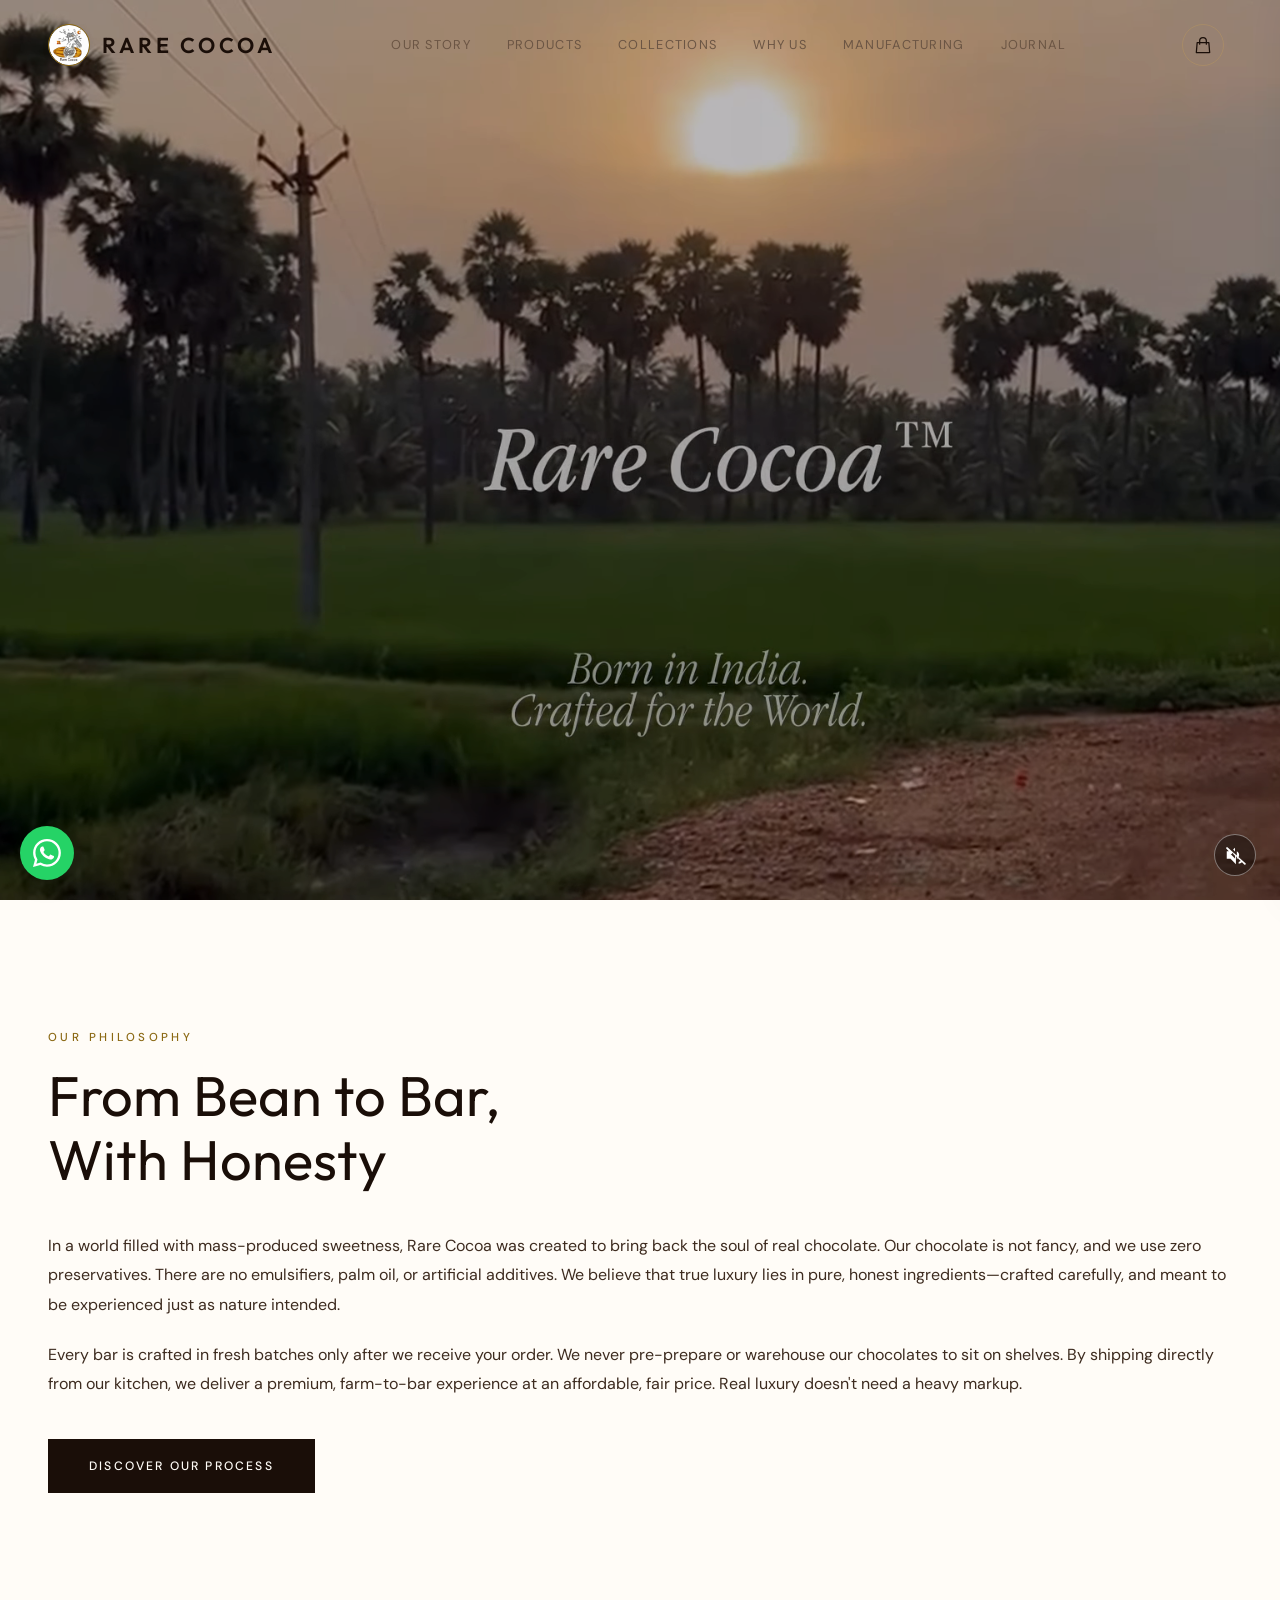
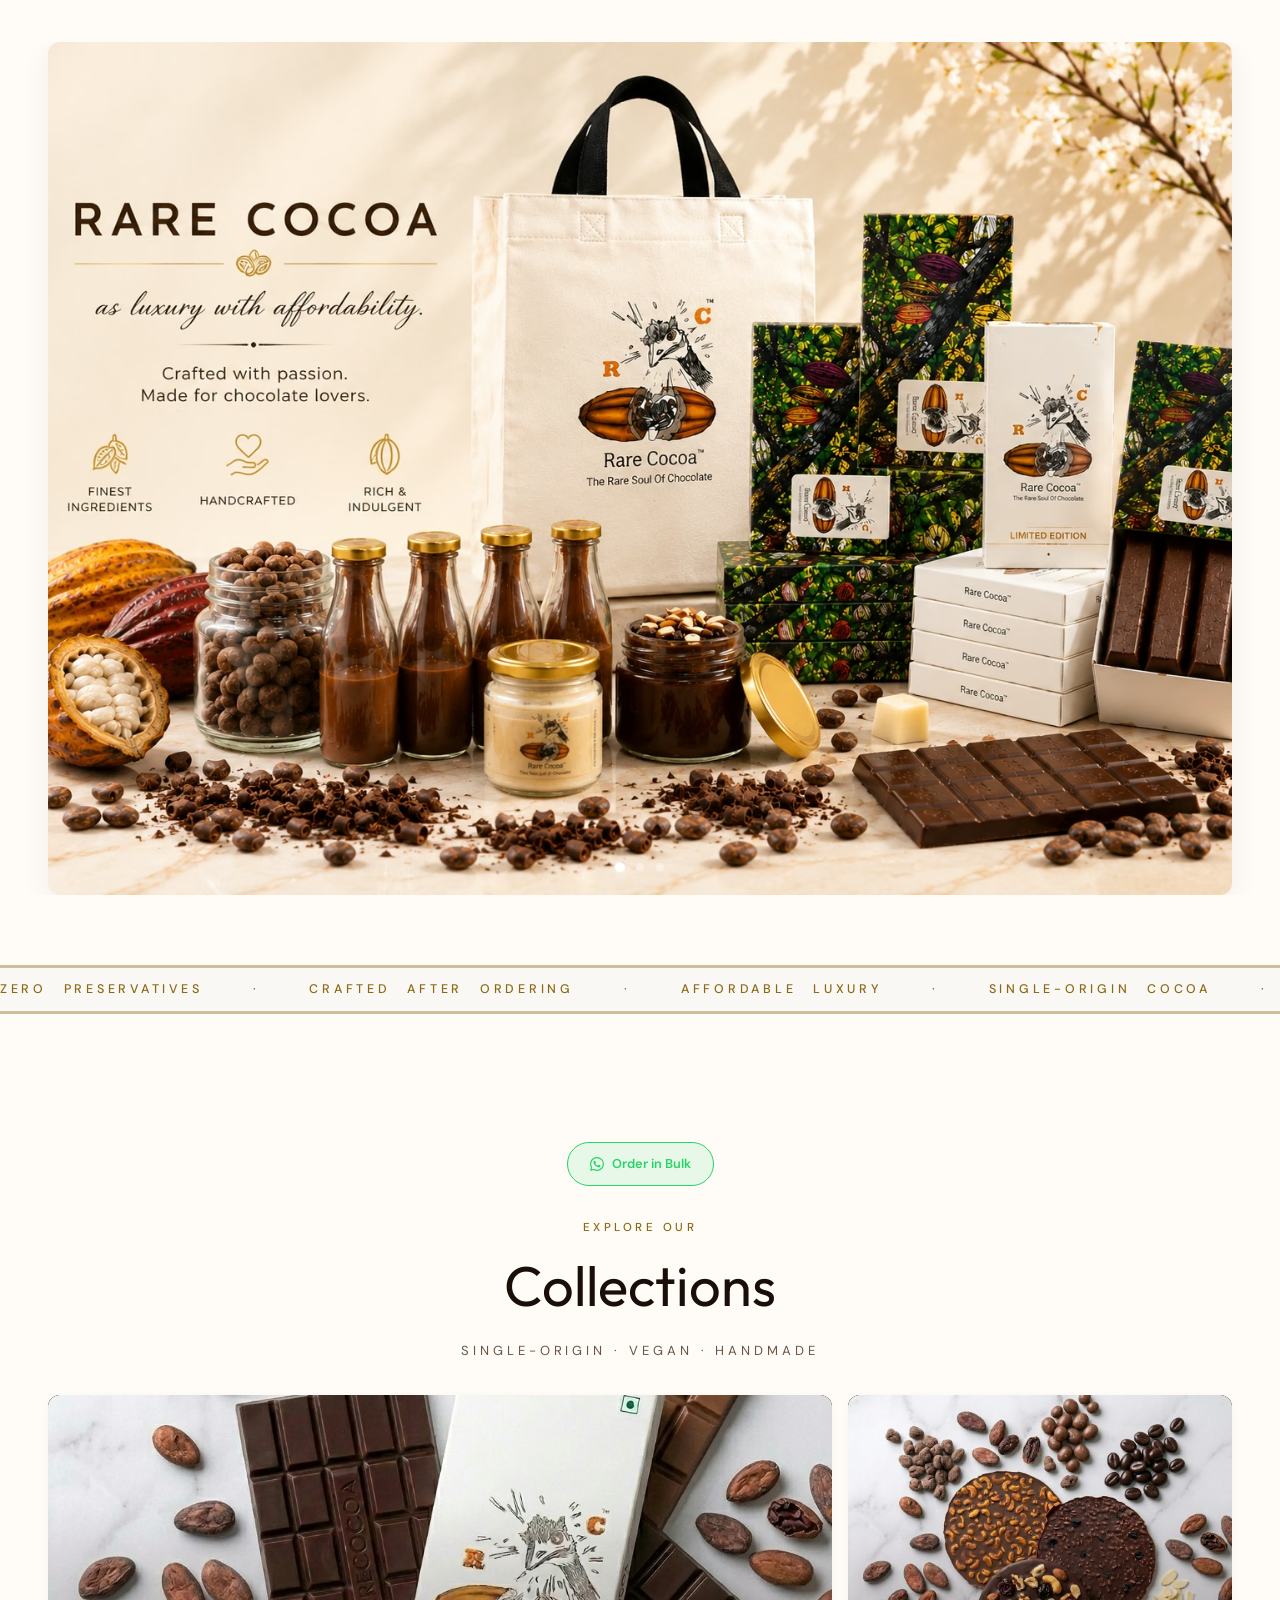
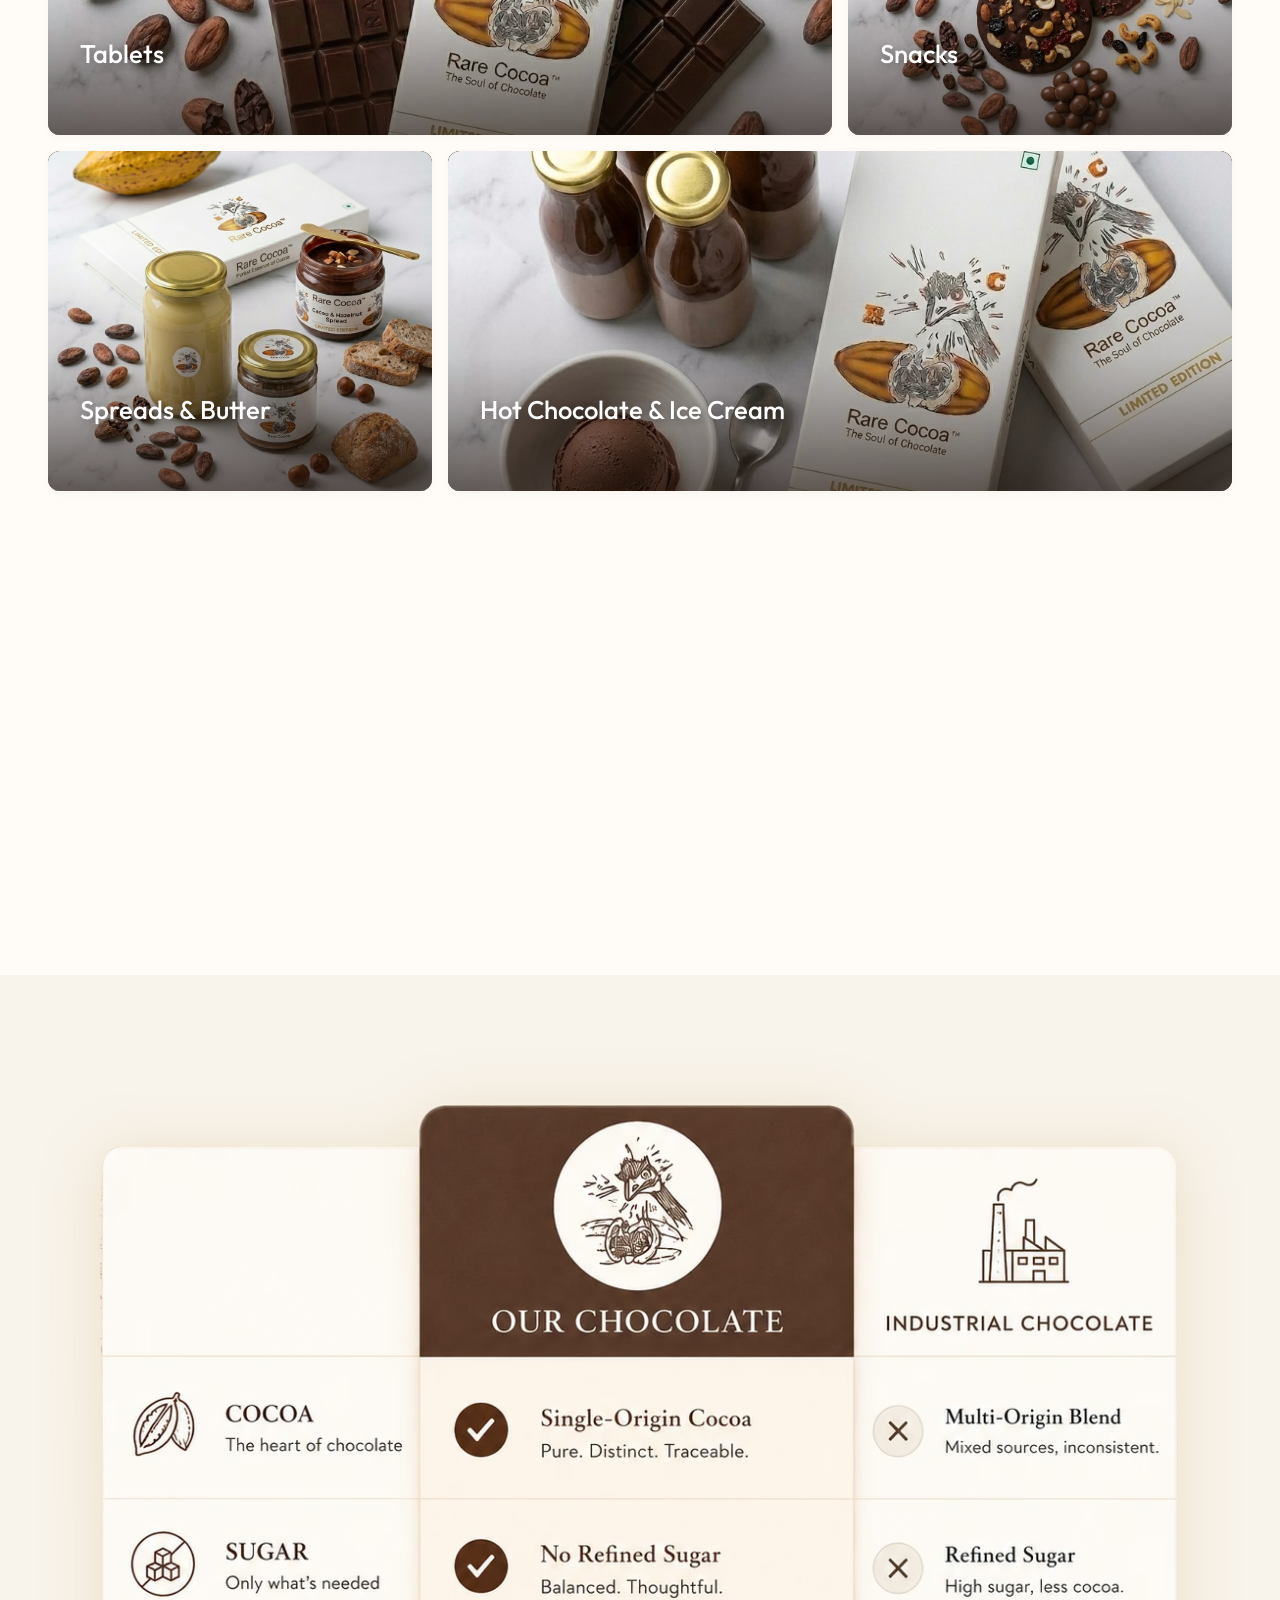
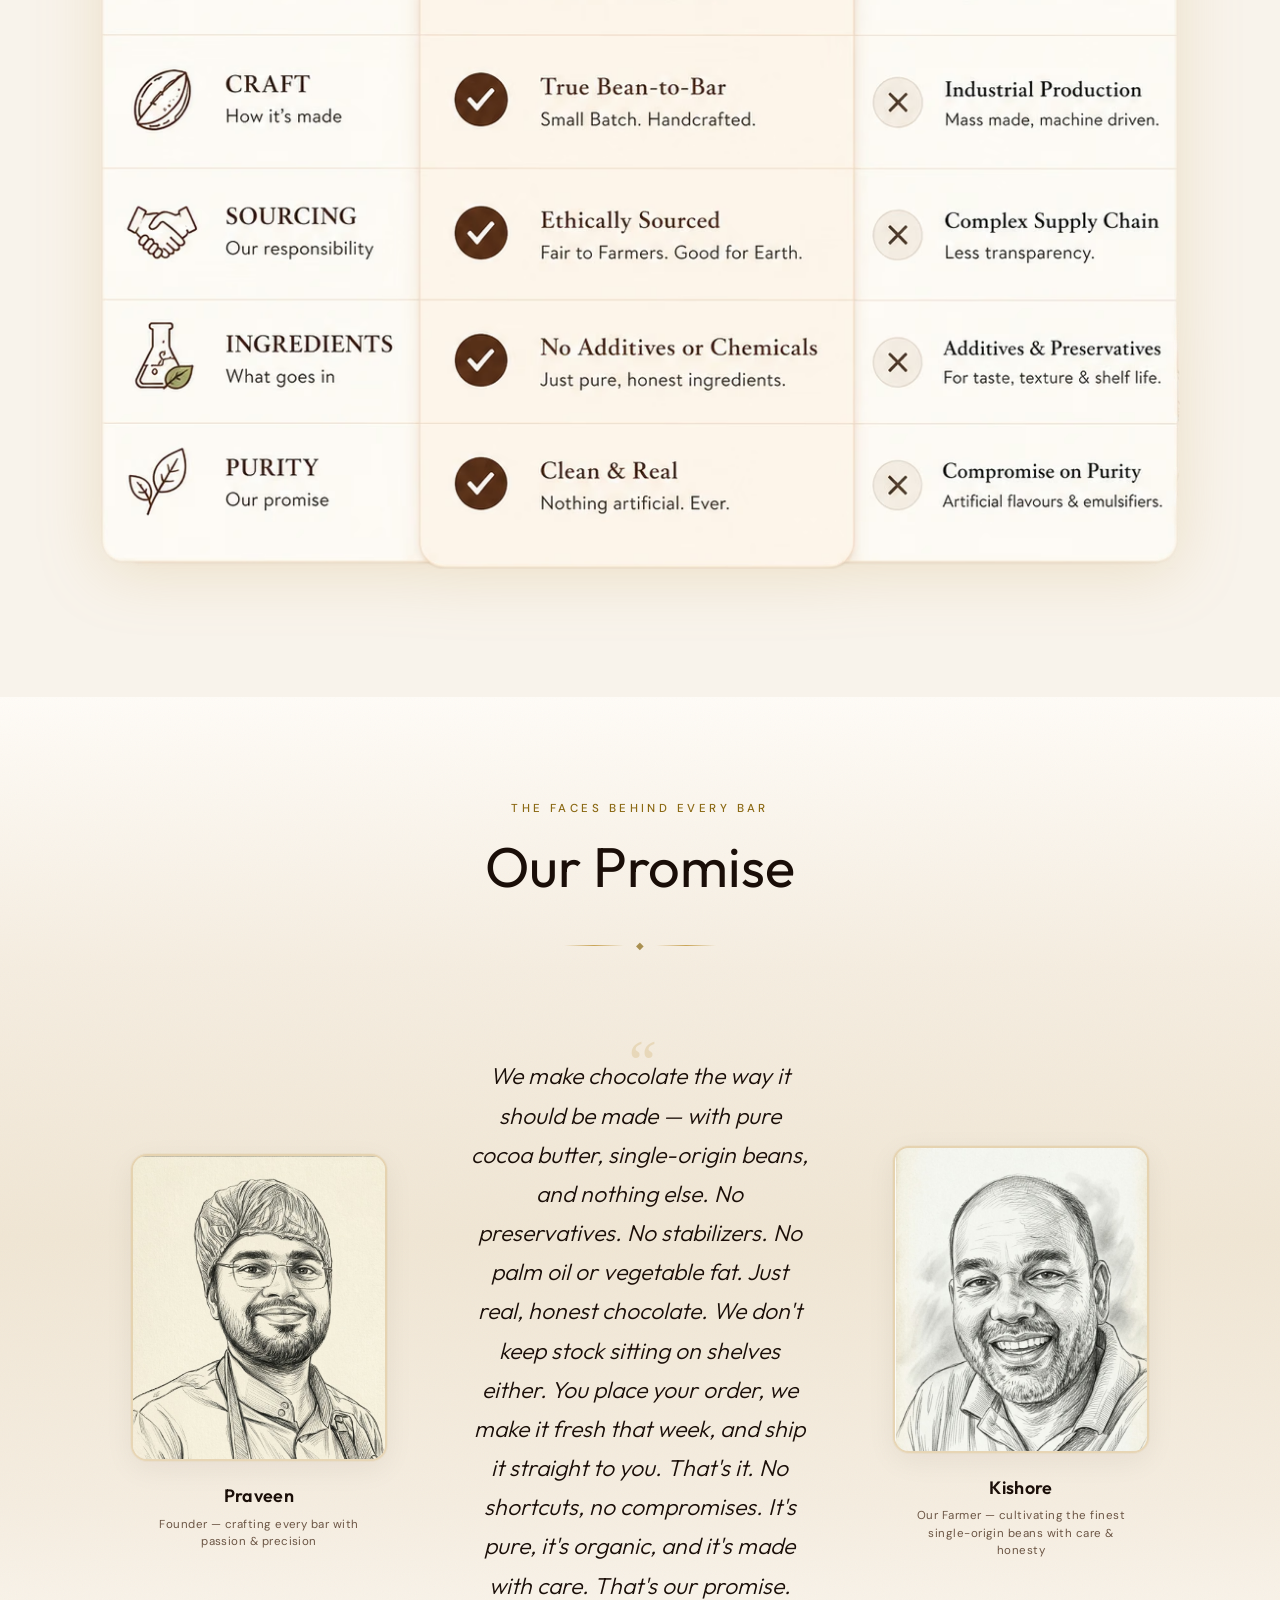
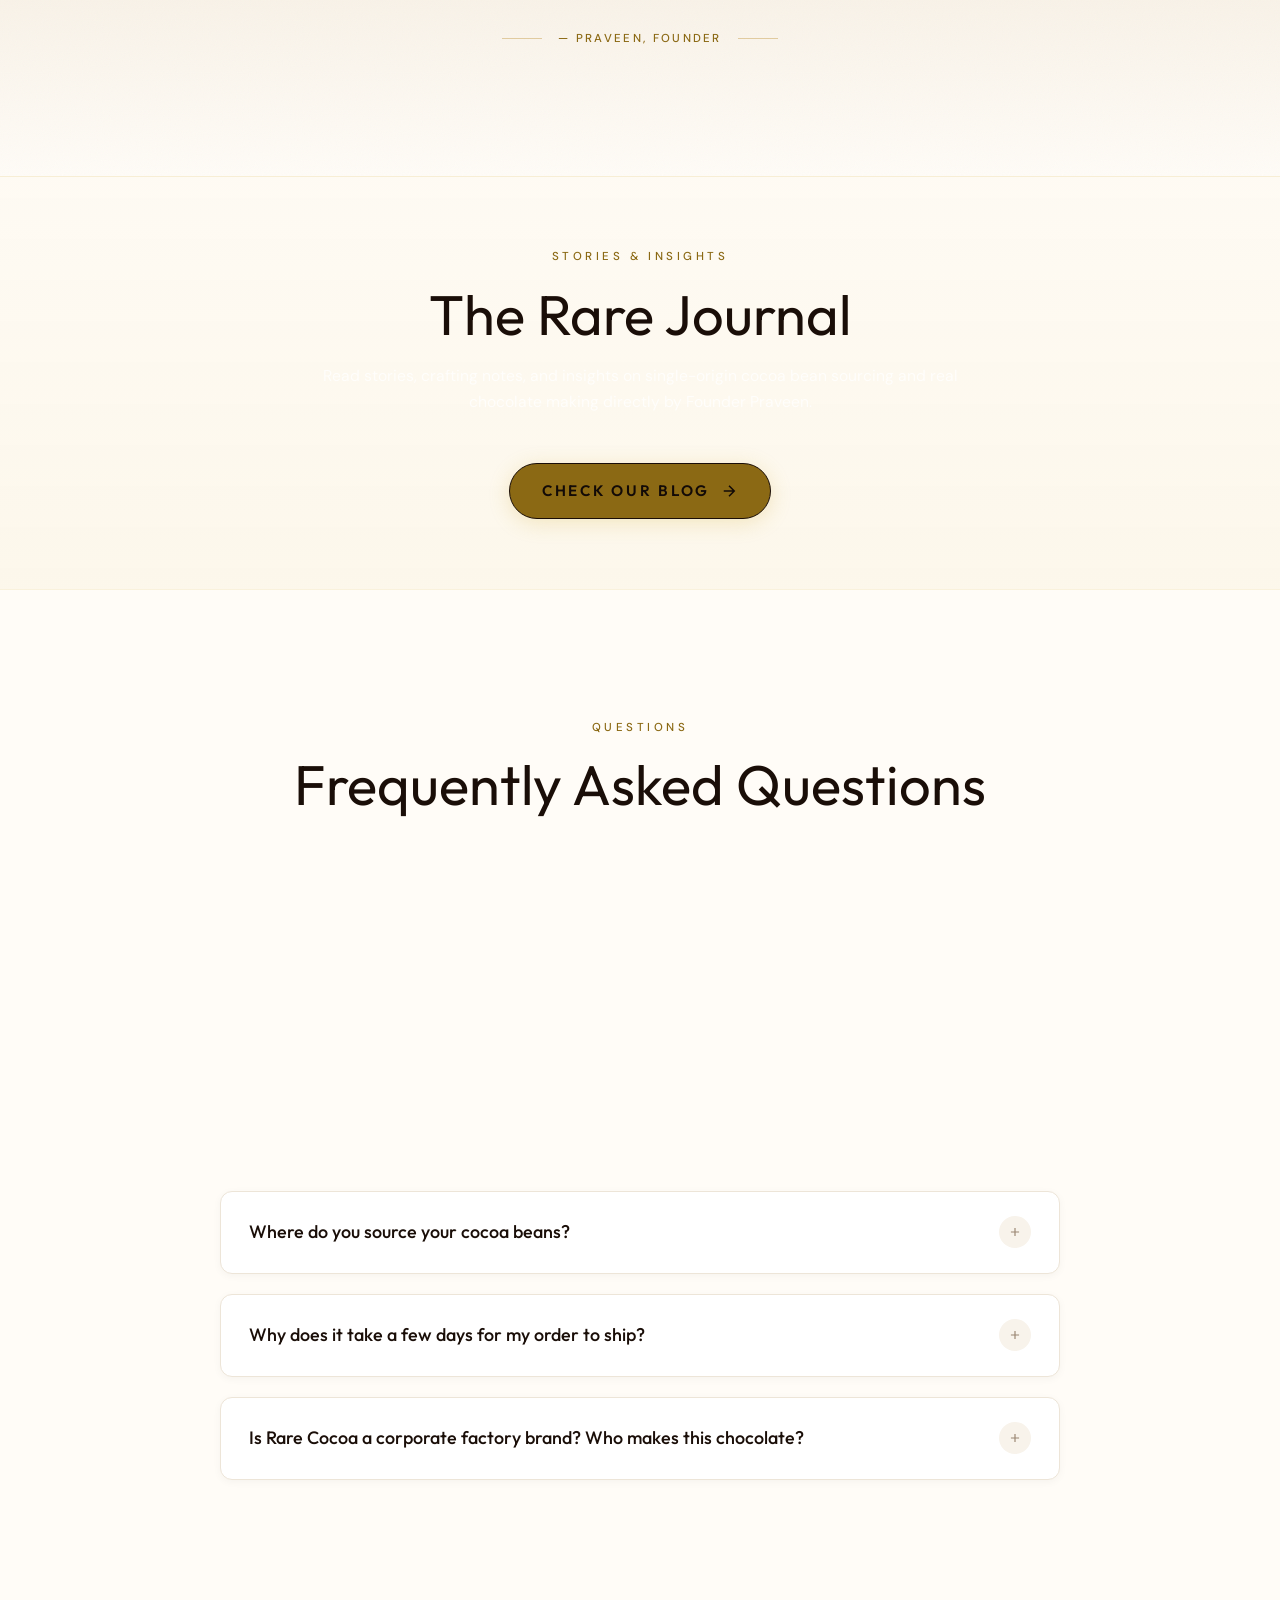
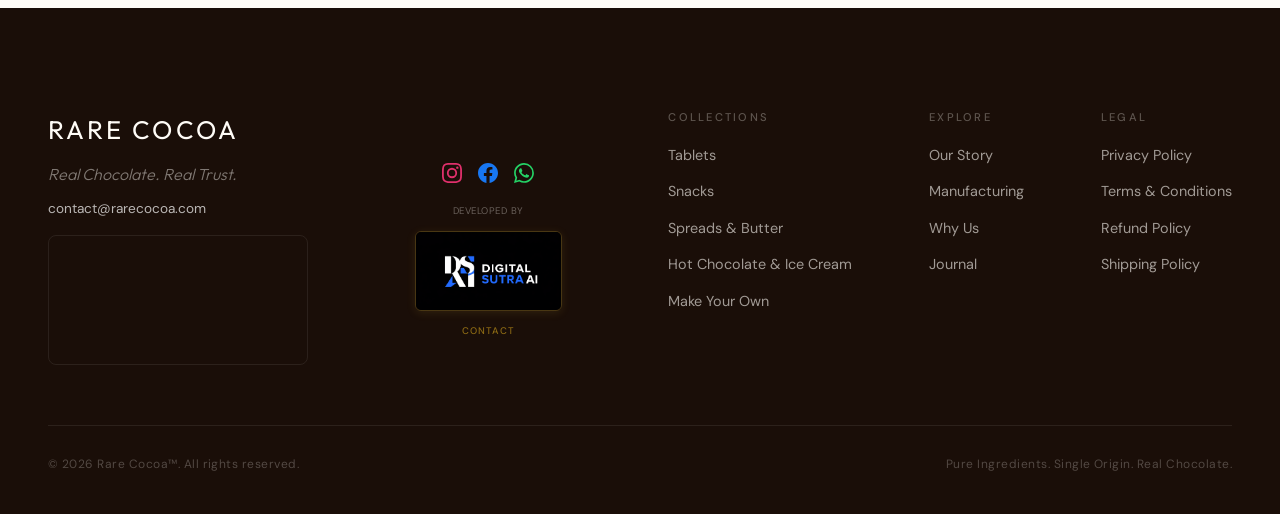
<file: index.html>
<!DOCTYPE html>

<html lang="en">

<head>

    <!-- Google tag (gtag.js) -->
  <script async src="https://www.googletagmanager.com/gtag/js?id=G-1JV77Z9L9T"></script>
  <script>
    window.dataLayer = window.dataLayer || [];
    function gtag(){dataLayer.push(arguments);}
    gtag('js', new Date());

    gtag('config', 'G-1JV77Z9L9T');
  </script>

<meta charset="UTF-8">
  <meta name="viewport" content="width=device-width, initial-scale=1.0">

  <title>Rare Cocoa™ Official Store — Real Dark Chocolate Online India</title>

  <meta name="description" content="Rare Cocoa™ — Handcrafted luxury dark chocolate from single-origin cocoa and pure ingredients. Farm-to-bar. No shortcuts. No false promises. Founded by Praveen.">
  <meta name="keywords" content="Rare Cocoa, rarecocoa, rarecocoa.com, luxury dark chocolate, single origin cocoa, handcrafted chocolate, farm to bar, pure ingredients">
  <meta name="robots" content="index, follow, max-snippet:-1, max-image-preview:large, max-video-preview:-1">
  <link rel="canonical" href="https://rarecocoa.com/">
  <!-- Favicon for Google Search & Browsers -->
  <link rel="icon" href="/favicon.ico" sizes="48x48" type="image/x-icon">
  <link rel="apple-touch-icon" href="/apple-touch-icon.png">
  <!-- Geographic & India Region Targeting (Matches Google Business Profile) -->
  <meta name="geo.region" content="IN-AP">
  <meta name="geo.placename" content="Poranki, Vijayawada, Andhra Pradesh 521137, India">
  <meta name="geo.position" content="16.4851;80.6974">
  <meta name="ICBM" content="16.4851, 80.6974">
  <meta name="language" content="English">
  <meta name="author" content="Rare Cocoa">
  <meta name="apple-mobile-web-app-title" content="Rare Cocoa">
  <meta name="application-name" content="Rare Cocoa">

  <!-- Open Graph / Facebook / WhatsApp -->
  <meta property="og:type" content="website">
  <meta property="og:url" content="https://rarecocoa.com/">
  <meta property="og:site_name" content="Rare Cocoa">
  <meta property="og:title" content="Rare Cocoa™ — Real Chocolate. Real Trust.">
  <meta property="og:description" content="Handcrafted luxury dark chocolate from single-origin cocoa and pure ingredients. Farm-to-bar. No shortcuts. No false promises.">
  <meta property="og:image" content="https://rarecocoa.com/preview.jpg">
  <meta property="og:image:secure_url" content="https://rarecocoa.com/preview.jpg">
  <meta property="og:image:type" content="image/jpeg">
  <meta property="og:image:width" content="1024">
  <meta property="og:image:height" content="1024">
  <meta property="og:image:alt" content="Rare Cocoa Handcrafted Luxury Dark Chocolate Tablets">

  <!-- Twitter / X -->
  <meta name="twitter:card" content="summary_large_image">
  <meta name="twitter:url" content="https://rarecocoa.com/">
  <meta name="twitter:title" content="Rare Cocoa™ — Real Chocolate. Real Trust.">
  <meta name="twitter:description" content="Handcrafted luxury dark chocolate from single-origin cocoa and pure ingredients. Farm-to-bar. No shortcuts. No false promises.">
  <meta name="twitter:image" content="https://rarecocoa.com/preview.jpg">

  <!-- Structured Data: WebSite, Brand & OnlineStore Entity Graph matching Google Business Profile -->
  <script type="application/ld+json">
  {
    "@context": "https://schema.org",
    "@graph": [
      {
        "@type": "WebSite",
        "@id": "https://rarecocoa.com/#website",
        "url": "https://rarecocoa.com/",
        "name": "Rare Cocoa",
        "alternateName": ["rarecocoa", "rarecocoa.com", "Rare Cocoa Official", "Rare Cocoa™", "Rare Cocoa India", "Rare Cocoa Vijayawada"],
        "description": "The Official Online Store of Rare Cocoa. Handcrafted luxury single-origin dark chocolate.",
        "inLanguage": "en-IN",
        "publisher": {
          "@id": "https://rarecocoa.com/#organization"
        }
      },
      {
        "@type": ["Organization", "Brand", "OnlineStore", "LocalBusiness"],
        "@id": "https://rarecocoa.com/#organization",
        "name": "Rare Cocoa",
        "legalName": "Rare Cocoa Handcrafted Chocolates",
        "alternateName": ["rarecocoa", "rarecocoa.com", "Rare Cocoa™", "Rare Cocoa India", "Rare Cocoa Vijayawada"],
        "url": "https://rarecocoa.com",
        "logo": {
          "@type": "ImageObject",
          "url": "https://rarecocoa.com/logo.png",
          "caption": "Rare Cocoa Official Logo"
        },
        "image": [
          "https://rarecocoa.com/preview.jpg",
          "https://rarecocoa.com/assets/category_snacks.jpg",
          "https://rarecocoa.com/assets/category_spreads.jpg",
          "https://rarecocoa.com/assets/category_hotchocolate_butter.jpg",
          "https://rarecocoa.com/assets/category_slabs.jpg"
        ],
        "telephone": "+918121725892",
        "priceRange": "₹200 - ₹400",
        "currenciesAccepted": "INR",
        "paymentAccepted": "UPI, Credit Card, Debit Card, Net Banking",
        "address": {
          "@type": "PostalAddress",
          "streetAddress": "Flat no.38, 2, Ramapuram Colony Rd, Ramapuram Colony, Poranki",
          "addressLocality": "Vijayawada",
          "addressRegion": "Andhra Pradesh",
          "postalCode": "521137",
          "addressCountry": "IN"
        },
        "geo": {
          "@type": "GeoCoordinates",
          "latitude": 16.4851,
          "longitude": 80.6974
        },
        "areaServed": [
          {
            "@type": "Country",
            "name": "India"
          }
        ],
        "aggregateRating": {
          "@type": "AggregateRating",
          "ratingValue": "4.9",
          "reviewCount": "80"
        },
        "contactPoint": [
          {
            "@type": "ContactPoint",
            "telephone": "+918121725892",
            "contactType": "Customer Support",
            "areaServed": "IN",
            "availableLanguage": ["English", "Telugu", "Hindi"]
          },
          {
            "@type": "ContactPoint",
            "telephone": "+918374013232",
            "contactType": "Orders & WhatsApp Checkout",
            "areaServed": "IN"
          }
        ],
        "hasMap": "https://maps.google.com/maps?q=Rare%20Cocoa%20Poranki%20Vijayawada",
        "sameAs": [
          "https://www.instagram.com/rarecocoa/?hl=en",
          "https://www.facebook.com/p/Rare-Cocoa-61575199524262/",
          "https://maps.google.com/maps?q=Rare%20Cocoa%20Poranki%20Vijayawada"
        ]
      },
      {
        "@type": "ItemList",
        "@id": "https://rarecocoa.com/#collections",
        "name": "Rare Cocoa Collections",
        "itemListElement": [
          {
            "@type": "ListItem",
            "position": 1,
            "name": "Handcrafted Chocolate Tablets",
            "url": "https://rarecocoa.com/tablets.html",
            "image": "https://rarecocoa.com/preview.jpg"
          },
          {
            "@type": "ListItem",
            "position": 2,
            "name": "Clusters & Bites",
            "url": "https://rarecocoa.com/snacks.html",
            "image": "https://rarecocoa.com/assets/category_snacks.jpg"
          },
          {
            "@type": "ListItem",
            "position": 3,
            "name": "Artisanal Spreads",
            "url": "https://rarecocoa.com/spreads.html",
            "image": "https://rarecocoa.com/assets/category_spreads.jpg"
          },
          {
            "@type": "ListItem",
            "position": 4,
            "name": "Pure Cocoa Butter & Hot Chocolate",
            "url": "https://rarecocoa.com/hot-chocolate-ice-cream.html",
            "image": "https://rarecocoa.com/assets/category_hotchocolate_butter.jpg"
          }
        ]
      }
    ]
  }
  </script>

  <!-- Fonts (async to avoid render-blocking) -->

  <link rel="preconnect" href="https://fonts.googleapis.com">

  <link rel="preconnect" href="https://fonts.gstatic.com" crossorigin>

  <link rel="preload" href="https://fonts.googleapis.com/css2?family=Outfit:wght@300;400;500;600;700&family=DM+Sans:ital,opsz,wght@0,9..40,300;0,9..40,400;0,9..40,500;0,9..40,600;0,9..40,700;1,9..40,400&display=swap" as="style" onload="this.onload=null;this.rel='stylesheet'">

  <noscript><link rel="stylesheet" href="https://fonts.googleapis.com/css2?family=Outfit:wght@300;400;500;600;700&family=DM+Sans:ital,opsz,wght@0,9..40,300;0,9..40,400;0,9..40,500;0,9..40,600;0,9..40,700;1,9..40,400&display=swap"></noscript>

  <!-- Styles -->

  <link rel="stylesheet" href="styles.css?v=v80">
  <script>
    if ('serviceWorker' in navigator) {
      navigator.serviceWorker.getRegistrations().then(function(regs) {
        for (var i = 0; i < regs.length; i++) { regs[i].unregister(); }
      });
      if ('caches' in window) {
        caches.keys().then(function(keys) {
          keys.forEach(function(k) { caches.delete(k); });
        });
      }
    }
    try {
      for (var k in localStorage) {
        if (k && k.indexOf('rc_products_') === 0 && k.indexOf('rc_products_v53_') === -1) {
          localStorage.removeItem(k);
        }
      }
    } catch(e) {}
  </script>

</head>

<body>

  <!-- Premium Loader -->

  <div id="premium-loader" class="premium-loader">

    <div class="loader-content">

      <img src="logo.avif" alt="Rare Cocoa" class="loader-logo-img">

      <div class="loader-logo">Rare Cocoa</div>

      <div class="loader-tagline">The Soul of Chocolate</div>

      <div class="loader-progress-bar">

        <div class="loader-progress-line" id="loader-progress-line"></div>

      </div>

      <div class="loader-status" id="loader-status">0%</div>

    </div>

  </div>

  <script>

    (function() {

      var loader = document.getElementById('premium-loader');

      var line = document.getElementById('loader-progress-line');

      var status = document.getElementById('loader-status');

      var progress = 0;

      var interval = setInterval(function() {

        progress += Math.random() * 18 + 5;

        if (progress > 100) progress = 100;

        if (line) line.style.width = progress + '%';

        if (status) status.textContent = Math.round(progress) + '%';

        var logoImg = document.querySelector('.loader-logo-img');

        var logoText = document.querySelector('.loader-logo');

        if (logoImg) {

          var glowVal = 8 + (progress / 100) * 16;

          var opacityVal = 0.2 + (progress / 100) * 0.6;

          logoImg.style.boxShadow = '0 0 ' + glowVal + 'px rgba(212, 175, 55, ' + opacityVal + ')';

        }

        if (logoText) {

          var scaleVal = 1 + (progress / 100) * 0.05;

          logoText.style.transform = 'scale(' + scaleVal + ')';

        }

        if (progress >= 100) {

          clearInterval(interval);

          setTimeout(function() {

            if (loader) {

              loader.classList.add('fade-out');

              setTimeout(function() { loader.remove(); }, 600);

            }

          }, 200);

        }

      }, 180);

      setTimeout(function() {

        clearInterval(interval);

        if (line) line.style.width = '100%';

        if (status) status.textContent = '100%';

        var logoImg = document.querySelector('.loader-logo-img');

        var logoText = document.querySelector('.loader-logo');

        if (logoImg) {

          logoImg.style.boxShadow = '0 0 24px rgba(212, 175, 55, 0.8)';

        }

        if (logoText) {

          logoText.style.transform = 'scale(1.05)';

        }

        setTimeout(function() {

          if (loader && !loader.classList.contains('fade-out')) {

            loader.classList.add('fade-out');

            setTimeout(function() { loader.remove(); }, 600);

          }

        }, 200);

      }, 2000);

    })();

  </script>

  <!-- â”€â”€â”€ Navigation â”€â”€â”€â”€â”€â”€â”€â”€â”€â”€â”€â”€â”€â”€â”€â”€â”€â”€â”€â”€â”€â”€â”€â”€â”€â”€â”€â”€â”€â”€â”€â”€â”€â”€â”€â”€â”€â”€â”€ -->

  <nav class="nav" id="nav">

    <div class="nav-inner">

      <a href="/" class="nav-logo" id="navLogo">

        <img src="logo.avif" alt="Rare Cocoa Logo" class="nav-logo-img">

        <span>RARE COCOA</span>

      </a>

      <div class="nav-links" id="navLinks">

        <a href="#story">Our Story</a>

        <a href="#products">Products</a>

        <a href="#collections">Collections</a>

        <a href="#compare">Why Us</a>

        <a href="manufacturing.html">Manufacturing</a>

        <a href="blog.html">Journal</a>

      </div>

      <button class="nav-menu-btn" id="menuBtn" aria-label="Toggle navigation menu">

        <span></span><span></span><span></span>

      </button>

    </div>

  </nav>

  <!-- â”€â”€â”€ Mobile Menu â”€â”€â”€â”€â”€â”€â”€â”€â”€â”€â”€â”€â”€â”€â”€â”€â”€â”€â”€â”€â”€â”€â”€â”€â”€â”€â”€â”€â”€â”€â”€â”€â”€â”€â”€â”€â”€â”€ -->

  <div class="mobile-menu" id="mobileMenu">

    <a href="#story">Our Story</a>

    <a href="#products">Products</a>

    <a href="#collections">Collections</a>

    <a href="#compare">Why Us</a>

    <a href="manufacturing.html">Manufacturing</a>

    <a href="blog.html">Journal</a>

  </div>

  <!-- â•â•â•â•â•â•â•â•â•â•â•â•â•â•â•â•â•â•â•â•â•â•â•â•â•â•â•â•â•â•â•â•â•â•â•â•â•â•â•â•â•â•â•â•â•â•â•â•â•â•â•â•â•â•â•

       SECTION 1 &mdash; HERO (Autoplay Video)

       â•â•â•â•â•â•â•â•â•â•â•â•â•â•â•â•â•â•â•â•â•â•â•â•â•â•â•â•â•â•â•â•â•â•â•â•â•â•â•â•â•â•â•â•â•â•â•â•â•â•â•â•â•â•â• -->

  <section class="hero" id="hero">

    <!-- Video background -->

    <div class="hero-video-container">

      <!-- Desktop landscape video -->

      <video class="hero-video hero-video-desktop" muted loop playsinline preload="auto" autoplay aria-label="Hero Video" id="heroVideo">

        <source src="assets/new_hero.mp4" type="video/mp4">

      </video>

      <!-- Mobile portrait video (4:5) -->

      <video class="hero-video hero-video-mobile" muted loop playsinline preload="auto" autoplay aria-label="Hero Video Mobile" id="heroVideoMobile">

        <source src="assets/newmobilehero.mp4" type="video/mp4">

      </video>

      <div class="hero-overlay"></div>

      <!-- Mute/Unmute Toggle Button -->
      <button id="heroVolumeBtn" class="hero-volume-btn" aria-label="Unmute video">
        <svg id="heroVolumeIcon" viewBox="0 0 24 24" width="22" height="22" fill="currentColor" style="pointer-events: none; display: block;">
          <!-- Muted state speaker icon by default -->
          <path d="M16.5 12c0-1.77-1.02-3.29-2.5-4.03v8.05c1.48-.73 2.5-2.25 2.5-4.02zM12 4L9.91 6.09 12 8.18V4zm-7.97-.28a.996.996 0 10-1.41 1.41L5.27 7.8H3v8.4h4.2l5.8 5.8v-8.58l5.22 5.22c-.67.45-1.4.8-2.22.98v2.01c1.36-.26 2.6-.86 3.63-1.69l2.42 2.42a.996.996 0 101.41-1.41L4.03 3.72zm5.97 7.08L12 12.8v3.02L8.2 12H7.27L10 9.27z"/>
        </svg>
      </button>

    </div>

    <div class="hero-content">

      <div class="hero-badge">EST. MMXXIV</div>

      <div class="hero-divider">

        <span class="hero-divider-line"></span>

        <span class="hero-divider-diamond">&#9670;</span>

        <span class="hero-divider-line"></span>

      </div>

      <p class="hero-tagline">Real Chocolate. Real Trust.</p>

      <p class="hero-sub">Single Origin &middot; Pure Ingredients &middot; Luxury Dark Chocolate</p>

    </div>

    <div class="hero-scroll">

      <span>Scroll</span>

      <div class="hero-scroll-line"></div>

    </div>

  </section>

  <!-- â•â•â•â•â•â•â•â•â•â•â•â•â•â•â•â•â•â•â•â•â•â•â•â•â•â•â•â•â•â•â•â•â•â•â•â•â•â•â•â•â•â•â•â•â•â•â•â•â•â•â•â•â•â•â•

       SECTION 2 &mdash; BRAND STORY / MANUFACTURING TEASER

       â•â•â•â•â•â•â•â•â•â•â•â•â•â•â•â•â•â•â•â•â•â•â•â•â•â•â•â•â•â•â•â•â•â•â•â•â•â•â•â•â•â•â•â•â•â•â•â•â•â•â•â•â•â•â• -->

  <section class="story" id="story">

    <div class="container">

      <div class="story-grid">

        <div class="story-content reveal">

          <span class="section-label">Our Philosophy</span>

          <h2 class="section-title">From Bean to Bar,<br>With Honesty</h2>

          <p class="story-text">

            In a world filled with mass-produced sweetness, Rare Cocoa was created to bring 

            back the soul of real chocolate. Our chocolate is not fancy, and we use zero preservatives. 

            There are no emulsifiers, palm oil, or artificial additives. We believe that true luxury 

            lies in pure, honest ingredients&mdash;crafted carefully, and meant to be experienced just as nature intended.

          </p>

          <p class="story-text">

            Every bar is crafted in fresh batches only after we receive your order. We never pre-prepare or warehouse our chocolates to sit on shelves. By shipping 
            directly from our kitchen, we deliver a premium, farm-to-bar experience at an affordable, fair price. Real luxury doesn't need a heavy markup.
          </p>
          <a href="manufacturing.html" class="btn-primary" id="discoverBtn">Discover Our Process</a>
        </div>

      </div>

    </div>
  </section>

  <!-- ═════════════════════════════════════════════════════════════════════════════

       SECTION 3 — IMAGE CAROUSEL

       ═════════════════════════════════════════════════════════════════════════════ -->

  <section class="image-carousel-section" id="products">

    <div class="home-carousel-container">

      <div class="home-carousel-track">

        <div class="home-carousel-slide active">

          <img src="assets/carousel1.avif" alt="Rare Cocoa Craft Chocolate Carousel 1">

        </div>

        <div class="home-carousel-slide">

          <img src="assets/carousel2.avif" alt="Rare Cocoa Craft Chocolate Carousel 2">

        </div>

        <div class="home-carousel-slide">

          <img src="assets/carousel3.avif" alt="Rare Cocoa Craft Chocolate Carousel 3">

        </div>

      </div>

      <!-- Dots -->

      <div class="home-carousel-dots">

        <span class="home-carousel-dot active"></span>

        <span class="home-carousel-dot"></span>

        <span class="home-carousel-dot"></span>

      </div>

    </div>

  </section>

  <!-- â•â•â•â•â•â•â•â•â•â•â•â•â•â•â•â•â•â•â•â•â•â•â•â•â•â•â•â•â•â•â•â•â•â•â•â•â•â•â•â•â•â•â•â•â•â•â•â•â•â•â•â•â•â•â•

       BRAND PROMISE STRIP

       â•â•â•â•â•â•â•â•â•â•â•â•â•â•â•â•â•â•â•â•â•â•â•â•â•â•â•â•â•â•â•â•â•â•â•â•â•â•â•â•â•â•â•â•â•â•â•â•â•â•â•â•â•â•â• -->

  <div class="brand-strip">

    <div class="marquee-track">

      <span class="marquee-content">Zero Preservatives &nbsp;&nbsp;&middot;&nbsp;&nbsp; Crafted After Ordering &nbsp;&nbsp;&middot;&nbsp;&nbsp; Affordable Luxury &nbsp;&nbsp;&middot;&nbsp;&nbsp; Single-Origin Cocoa &nbsp;&nbsp;&middot;&nbsp;&nbsp; Not Fancy, Just Pure &nbsp;&nbsp;&middot;&nbsp;&nbsp; Fresh Batches Only &nbsp;&nbsp;&middot;&nbsp;&nbsp; Luxury Without The Markup &nbsp;&nbsp;&middot;&nbsp;&nbsp;</span>

      <span class="marquee-content" aria-hidden="true">Zero Preservatives &nbsp;&nbsp;&middot;&nbsp;&nbsp; Crafted After Ordering &nbsp;&nbsp;&middot;&nbsp;&nbsp; Affordable Luxury &nbsp;&nbsp;&middot;&nbsp;&nbsp; Single-Origin Cocoa &nbsp;&nbsp;&middot;&nbsp;&nbsp; Not Fancy, Just Pure &nbsp;&nbsp;&middot;&nbsp;&nbsp; Fresh Batches Only &nbsp;&nbsp;&middot;&nbsp;&nbsp; Luxury Without The Markup &nbsp;&nbsp;&middot;&nbsp;&nbsp;</span>

    </div>

  </div>

  <!-- â•â•â•â•â•â•â•â•â•â•â•â•â•â•â•â•â•â•â•â•â•â•â•â•â•â•â•â•â•â•â•â•â•â•â•â•â•â•â•â•â•â•â•â•â•â•â•â•â•â•â•â•â•â•â•

       SECTION 4 &mdash; COLLECTION CATEGORIES (BENTO GRID)

       â•â•â•â•â•â•â•â•â•â•â•â•â•â•â•â•â•â•â•â•â•â•â•â•â•â•â•â•â•â•â•â•â•â•â•â•â•â•â•â•â•â•â•â•â•â•â•â•â•â•â•â•â•â•â• -->

  <section class="categories" id="collections">

    <div class="container">

      <!-- Bulk Order Button -->
      <div style="text-align: center; margin-bottom: 32px;">
        <a href="https://wa.me/919676114516?text=I%20want%20to%20order%20in%20bulk" target="_blank" rel="noopener" style="display: inline-flex; align-items: center; gap: 8px; padding: 10px 22px; border-radius: 100px; background: rgba(37, 211, 102, 0.1); border: 1.5px solid #25D366; color: #25D366; font-family: var(--font-body); font-size: 0.8rem; font-weight: 600; text-decoration: none; transition: all 0.25s;" onmouseover="this.style.background='#25D366'; this.style.color='#fff';" onmouseout="this.style.background='rgba(37, 211, 102, 0.1)'; this.style.color='#25D366';">
          <svg viewBox="0 0 16 16" width="14" height="14" fill="currentColor" style="display: inline-block; vertical-align: middle;"><path d="M13.601 2.326A7.85 7.85 0 0 0 7.994 0C3.627 0 .068 3.558.064 7.926c0 1.399.366 2.76 1.057 3.965L0 16l4.204-1.102a7.9 7.9 0 0 0 3.79.965h.004c4.368 0 7.926-3.558 7.93-7.93A7.9 7.9 0 0 0 13.6 2.326zM7.994 14.521a6.6 6.6 0 0 1-3.356-.92l-.24-.144-2.494.654.666-2.433-.156-.251a6.56 6.56 0 0 1-1.007-3.505c0-3.626 2.957-6.584 6.591-6.584a6.56 6.56 0 0 1 4.66 1.931 6.56 6.56 0 0 1 1.928 4.66c-.004 3.639-2.961 6.592-6.592 6.592m3.615-4.934c-.197-.099-1.17-.578-1.353-.646-.182-.065-.315-.099-.445.099-.133.197-.513.646-.627.775-.114.133-.232.148-.43.05-.197-.1-.836-.308-1.592-.985-.59-.525-.985-1.175-1.103-1.372-.114-.198-.011-.304.088-.403.087-.088.197-.232.296-.346.1-.114.133-.198.198-.33.065-.134.034-.248-.015-.347-.05-.099-.445-1.076-.612-1.47-.16-.389-.323-.335-.445-.34-.114-.007-.247-.007-.38-.007a.73.73 0 0 0-.529.247c-.182.198-.691.677-.691 1.654s.71 1.916.81 2.049c.098.133 1.394 2.132 3.383 2.992.47.205.84.326 1.129.418.475.152.904.129 1.246.08.38-.058 1.171-.48 1.338-.943.164-.464.164-.86.114-.943-.049-.084-.182-.133-.38-.232"/></svg>
          Order in Bulk
        </a>
      </div>

      <span class="section-label center">Explore Our</span>

      <h2 class="section-title center">Collections</h2>

      <p class="brand-strip-text" style="text-align:center;margin-top:-16px;margin-bottom:32px;">Single-Origin &middot; Vegan &middot; Handmade</p>

      <div class="category-grid stagger-children">

        <!-- Tablets &mdash; Large card -->

        <a href="tablets.html" class="category-card large reveal" id="catTablets">

          <div class="category-img">

            <div class="image-placeholder" style="aspect-ratio:auto;border:none;width:100%;height:100%;background:linear-gradient(135deg, #3D2B1F 0%, #5C3D2E 50%, #8B6914 100%);">

              <span class="placeholder-icon" style="font-size:3rem;opacity:0.3;">🍫</span>

              <img src="assets/category_tablet2.avif?v=2" alt="Tablets">

            </div>

          </div>

          <div class="category-overlay">

            <h3>Tablets</h3>

            <span class="category-cta">Explore Collection &rarr;</span>

          </div>

        </a>

        <!-- Snacks -->

        <a href="snacks.html" class="category-card reveal" id="catSnacks">

          <div class="category-img">

            <div class="image-placeholder" style="aspect-ratio:auto;border:none;width:100%;height:100%;background:linear-gradient(135deg, #4A3228 0%, #6B4532 50%, #8B5E3C 100%);">

              <span class="placeholder-icon" style="font-size:3rem;opacity:0.3;">🥜</span>

              <img src="assets/category_snacks.avif" alt="Snacks">

            </div>

          </div>

          <div class="category-overlay">

            <h3>Snacks</h3>

            <span class="category-cta">Explore Collection &rarr;</span>

          </div>

        </a>

        <!-- Spreads -->

        <a href="spreads.html" class="category-card reveal" id="catSpreads">

          <div class="category-img">

            <div class="image-placeholder" style="aspect-ratio:auto;border:none;width:100%;height:100%;background:linear-gradient(135deg, #5C4033 0%, #7B5B44 50%, #A0826D 100%);">

              <span class="placeholder-icon" style="font-size:3rem;opacity:0.3;">🍯</span>

              <img src="assets/category_spreads.avif" alt="Spreads &amp; Butter">

            </div>

          </div>

          <div class="category-overlay">

            <h3>Spreads &amp; Butter</h3>

            <span class="category-cta">Explore Collection &rarr;</span>

          </div>

        </a>

        <!-- Hot Chocolate & Ice Cream &mdash; Large card -->

        <a href="hot-chocolate-ice-cream.html" class="category-card large reveal" id="catHotChoc">

          <div class="category-img">

            <div class="image-placeholder" style="aspect-ratio:auto;border:none;width:100%;height:100%;background:linear-gradient(135deg, #2C1810 0%, #4A2820 50%, #6B3A2A 100%);">

              <span class="placeholder-icon" style="font-size:3rem;opacity:0.3;">☕</span>

              <img src="assets/category_hotchocolate_butter.avif" alt="Hot Chocolate & Ice Cream">

            </div>

          </div>

          <div class="category-overlay">

            <h3>Hot Chocolate & Ice Cream</h3>

            <span class="category-cta">Explore Collection &rarr;</span>

          </div>

        </a>

        <!-- Make Your Own -->

        <a href="make-your-own.html" class="category-card reveal" id="catMakeOwn">

          <div class="category-img">

            <div class="image-placeholder" style="aspect-ratio:auto;border:none;width:100%;height:100%;background:linear-gradient(135deg, #1A0E08 0%, #3D2B1F 50%, #5C4033 100%);">

              <span class="placeholder-icon" style="font-size:3rem;opacity:0.3;">✨</span>

              <img src="assets/category_makeyourownchocolate.avif" alt="Make Your Own">

            </div>

          </div>

          <div class="category-overlay">

            <h3>Make Your Own</h3>

            <span class="category-cta">Explore Collection &rarr;</span>

          </div>

        </a>



      </div>

    </div>

  </section>

  <!-- â•â•â•â•â•â•â•â•â•â•â•â•â•â•â•â•â•â•â•â•â•â•â•â•â•â•â•â•â•â•â•â•â•â•â•â•â•â•â•â•â•â•â•â•â•â•â•â•â•â•â•â•â•â•â•

       SECTION 5 &mdash; RARE COCOA vs. INDUSTRY COMPARISON

       â•â•â•â•â•â•â•â•â•â•â•â•â•â•â•â•â•â•â•â•â•â•â•â•â•â•â•â•â•â•â•â•â•â•â•â•â•â•â•â•â•â•â•â•â•â•â•â•â•â•â•â•â•â•â• -->

  <section class="compare" id="compare">

    <div class="compare-image-wrapper reveal">

      <img src="assets/pic_rc-vs-ind.avif?v=2" alt="Rare Cocoa vs. Industry Chocolate Comparison Table" class="compare-image">

    </div>

  </section>

  <!-- â•â•â•â•â•â•â•â•â•â•â•â•â•â•â•â•â•â•â•â•â•â•â•â•â•â•â•â•â•â•â•â•â•â•â•â•â•â•â•â•â•â•â•â•â•â•â•â•â•â•â•â•â•â•â•

       OUR PROMISE &mdash; PORTRAITS

       â•â•â•â•â•â•â•â•â•â•â•â•â•â•â•â•â•â•â•â•â•â•â•â•â•â•â•â•â•â•â•â•â•â•â•â•â•â•â•â•â•â•â•â•â•â•â•â•â•â•â•â•â•â•â• -->

  <section class="our-promise" id="our-promise">

    <div class="promise-bg-grain"></div>

    <div class="container">

      <!-- Section Header -->

      <div class="promise-header reveal">

        <span class="section-label center">The Faces Behind Every Bar</span>

        <h2 class="section-title center">Our Promise</h2>

        <div class="promise-divider">

          <span class="promise-divider-line"></span>

          <span class="promise-divider-icon">&#9670;</span>

          <span class="promise-divider-line"></span>

        </div>

      </div>

      <!-- Portraits Row -->

      <div class="promise-portraits">

        <!-- Founder Portrait (Left) -->

        <div class="promise-portrait reveal reveal-left" data-delay="200">

          <div class="portrait-frame">

            <img src="assets/founder_praveen.avif?v=2" alt="Praveen &mdash; Founder of Rare Cocoa, crafting every bar with passion" loading="lazy">

            <div class="portrait-glow"></div>

          </div>

          <div class="portrait-caption">

            <h3>Praveen</h3>

            <p>Founder &mdash; crafting every bar with passion &amp; precision</p>

          </div>

        </div>

        <!-- Centre Promise Text -->

        <div class="promise-message reveal" data-delay="400">

          <blockquote>

            We make chocolate the way it should be made &mdash; with pure cocoa butter, single-origin beans, and nothing else. No preservatives. No stabilizers. No palm oil or vegetable fat. Just real, honest chocolate. We don't keep stock sitting on shelves either. You place your order, we make it fresh that week, and ship it straight to you. That's it. No shortcuts, no compromises. It's pure, it's organic, and it's made with care. That's our promise.

          </blockquote>

          <div class="promise-signature">

            <span class="signature-line"></span>

            <cite>&mdash; Praveen, Founder</cite>

            <span class="signature-line"></span>

          </div>

        </div>

        <!-- Farmer Portrait (Right) -->

        <div class="promise-portrait reveal reveal-right" data-delay="200">

          <div class="portrait-frame">

            <img src="assets/farmer.avif?v=2" alt="Kishore &mdash; Our Cocoa Farmer sourcing the finest single-origin beans" loading="lazy">

            <div class="portrait-glow"></div>

          </div>

          <div class="portrait-caption">

            <h3>Kishore</h3>

            <p>Our Farmer &mdash; cultivating the finest single-origin beans with care &amp; honesty</p>

          </div>

        </div>

      </div>

    </div>

  </section>

  <!-- â• â• â• â• â• â• â• â• â• â• â• â• â• â• â• â• â• â• â• â• â• â• â• â• â• â• â• â• â• â• â• â• â• â• â• â• â• â• â• â• â• â• â• â• â• â• â• â• â• â• â• â• â• â• â• 

       SECTION 6 &mdash; FAQs

       â• â• â• â• â• â• â• â• â• â• â• â• â• â• â• â• â• â• â• â• â• â• â• â• â• â• â• â• â• â• â• â• â• â• â• â• â• â• â• â• â• â• â• â• â• â• â• â• â• â• â• â• â• â• â•   <!-- SECTION — THE JOURNAL & BLOG -->

  <section class="journal-banner-section" id="journal" style="padding: 70px 0; background: linear-gradient(180deg, rgba(212,175,55,0.02) 0%, rgba(212,175,55,0.06) 100%); border-top: 1px solid rgba(212,175,55,0.12); border-bottom: 1px solid rgba(212,175,55,0.12);">

    <div class="container" style="text-align: center;">

      <span class="section-label center">Stories &amp; Insights</span>

      <h2 class="section-title center" style="margin-bottom: 16px;">The Rare Journal</h2>

      <p style="max-width: 650px; margin: 0 auto 28px auto; color: rgba(255,255,255,0.75); font-family: var(--font-body, 'DM Sans', sans-serif); font-size: 0.98rem; line-height: 1.65;">Read stories, crafting notes, and insights on single-origin cocoa bean sourcing and real chocolate making directly by Founder Praveen.</p>

      <a href="blog.html" class="btn btn-primary" style="display: inline-flex; align-items: center; gap: 10px; padding: 14px 32px; background: var(--accent, #D4AF37); color: #120a07; font-family: var(--font-heading, 'Outfit', sans-serif); font-weight: 600; font-size: 0.95rem; border-radius: 30px; text-decoration: none; transition: transform 0.3s ease, box-shadow 0.3s ease; box-shadow: 0 4px 20px rgba(212,175,55,0.25);" onmouseover="this.style.transform='translateY(-2px) scale(1.02)'" onmouseout="this.style.transform='translateY(0) scale(1)'">

        <span>Check Our Blog</span>

        <svg width="18" height="18" viewBox="0 0 24 24" fill="none" stroke="currentColor" stroke-width="2"><path d="M5 12h14M12 5l7 7-7 7"/></svg>

      </a>

    </div>

  </section>

  <section class="faq-section" id="faq">

    <div class="container">

      <span class="section-label center">Questions</span>

      <h2 class="section-title center">Frequently Asked Questions</h2>

      <div class="faq-container">

        <!-- FAQ 1: Hand-to-Hand Delivery -->

        <div class="faq-item reveal">

          <button class="faq-trigger" type="button" aria-expanded="false">

            <span class="faq-question">Why do you personally deliver only to humans in Hyderabad and Vijayawada, and refuse to leave it at the gate or with security?</span>

            <span class="faq-toggle-icon">

              <svg viewBox="0 0 24 24"><path d="M19 13h-6v6h-2v-6H5v-2h6V5h2v6h6v2z"/></svg>

            </span>

          </button>

          <div class="faq-content">

            <div class="faq-content-inner">

              <p>Because real chocolate contains zero hydrogenated wax or chemical stabilizers, meaning it will melt if left unattended in the heat. For Hyderabad and Vijayawada, we deliver personally and will only hand it directly to a human&mdash;either you or a neighbor. We will never drop it off at a security gate, leave it on the floor, or leave it with guards unless you explicitly take the risk. If no one is around, we coordinate to deliver it when you or someone you trust is there.</p>

            </div>

          </div>

        </div>

        <!-- FAQ 2: Shipping Outside Hyd/Vijayawada -->

        <div class="faq-item reveal">

          <button class="faq-trigger" type="button" aria-expanded="false">

            <span class="faq-question">How do you ship to other locations, and how does it survive the heat?</span>

            <span class="faq-toggle-icon">

              <svg viewBox="0 0 24 24"><path d="M19 13h-6v6h-2v-6H5v-2h6V5h2v6h6v2z"/></svg>

            </span>

          </button>

          <div class="faq-content">

            <div class="faq-content-inner">

              <p>For all locations outside of Hyderabad and Vijayawada, we ship using <strong>RTC Courier</strong> to ensure the fastest direct transport. We package your chocolate in insulated boxes packed with <strong>dry ice</strong> (which keeps the container freezing cold) instead of cheap cooling gels.</p>

            </div>

          </div>

        </div>

        <!-- FAQ 3: Quality -->

        <div class="faq-item reveal">

          <button class="faq-trigger" type="button" aria-expanded="false">

            <span class="faq-question">What makes your quality superior to standard store-bought chocolate?</span>

            <span class="faq-toggle-icon">

              <svg viewBox="0 0 24 24"><path d="M19 13h-6v6h-2v-6H5v-2h6V5h2v6h6v2z"/></svg>

            </span>

          </button>

          <div class="faq-content">

            <div class="faq-content-inner">

              <p>Real, high-quality chocolate is defined by what is left out. Standard commercial chocolates use hydrogenated vegetable oils (like palm oil or wax) to keep it from melting, and chemical emulsifiers to blend it quickly. We use <strong>100% pure cocoa butter</strong> and cacao mass sourced from our single-origin farm, with zero additives. Our chocolate snap, rich cocoa aroma, and clean melt-in-mouth texture are the direct results of this uncompromising purity.</p>

            </div>

          </div>

        </div>

        <!-- FAQ 4: Sourcing -->

        <div class="faq-item reveal">

          <button class="faq-trigger" type="button" aria-expanded="false">

            <span class="faq-question">Where do you source your cocoa beans?</span>

            <span class="faq-toggle-icon">

              <svg viewBox="0 0 24 24"><path d="M19 13h-6v6h-2v-6H5v-2h6V5h2v6h6v2z"/></svg>

            </span>

          </button>

          <div class="faq-content">

            <div class="faq-content-inner">

              <p>We source all our cocoa beans as single-origin from one specific farm. By using beans exclusively from a single estate, we ensure that the unique flavor profile, soil characteristics, and premium quality remain consistent and pure in every single bar we craft.</p>

            </div>

          </div>

        </div>

        <!-- FAQ 5: Batch Schedule -->

        <div class="faq-item reveal">

          <button class="faq-trigger" type="button" aria-expanded="false">

            <span class="faq-question">Why does it take a few days for my order to ship?</span>

            <span class="faq-toggle-icon">

              <svg viewBox="0 0 24 24"><path d="M19 13h-6v6h-2v-6H5v-2h6V5h2v6h6v2z"/></svg>

            </span>

          </button>

          <div class="faq-content">

            <div class="faq-content-inner">

              <p>We craft in fresh weekly batches. When you place an order, we prepare it in the next upcoming batch&mdash;roasting, grinding, tempering, and packaging it fresh. We dispatch all orders weekly. It takes a little longer, but you get fresh chocolate made just for you, not something that's been sitting in cardboard for six months.</p>

            </div>

          </div>

        </div>

        <!-- FAQ 7: About the Brand -->

        <div class="faq-item reveal">

          <button class="faq-trigger" type="button" aria-expanded="false">

            <span class="faq-question">Is Rare Cocoa a corporate factory brand? Who makes this chocolate?</span>

            <span class="faq-toggle-icon"><svg viewBox="0 0 24 24"><path d="M19 13h-6v6h-2v-6H5v-2h6V5h2v6h6v2z"/></svg></span>

          </button>

          <div class="faq-content"><div class="faq-content-inner"><p>Not at all. Rare Cocoa is a small, independent chocolate kitchen founded and run by Praveen. Every batch is roasted, ground, tempered, and wrapped by hand. When you order from us, you are buying directly from the makers.</p></div></div>

        </div>

      </div>

    </div>

  </section>

  <!-- Footer -->

  <footer class="footer" id="footer">

    <div class="container">

      <div class="footer-top">

        <div class="footer-brand">

          <h2 class="footer-logo">RARE COCOA</h2>

          <p class="footer-tagline">Real Chocolate. Real Trust.</p>
          <p class="footer-email" style="margin-top:8px;font-size:0.85rem;"><a href="mailto:contact@rarecocoa.com" style="color:rgba(255,255,255,0.7);text-decoration:none;transition:color 0.3s;" onmouseover="this.style.color='#D4AF37'" onmouseout="this.style.color='rgba(255,255,255,0.7)'">contact@rarecocoa.com</a></p>

          <div class="footer-map-box" style="width:260px;height:130px;border-radius:8px;overflow:hidden;border:1px solid rgba(255,255,255,0.08);margin-top:15px;">

            <iframe src="https://maps.google.com/maps?q=Rare%20Cocoa%20Poranki%20Vijayawada&t=&z=14&ie=UTF8&iwloc=&output=embed" width="100%" height="100%" style="border:0;" allowfullscreen="" loading="lazy" referrerpolicy="no-referrer-when-downgrade"></iframe>

          </div>

        </div>

        <div class="footer-meta-wrapper">

          <div class="footer-meta-row">

            <div class="footer-social-icons">

              <a href="https://www.instagram.com/rarecocoa/?hl=en" target="_blank" rel="noopener" aria-label="Instagram" style="color:#E1306C;display:inline-flex;transition:transform 0.3s,filter 0.3s;" onmouseover="this.style.transform='scale(1.15)'" onmouseout="this.style.transform='scale(1)'"><svg width="20" height="20" fill="currentColor" viewBox="0 0 24 24"><path d="M12 2.163c3.204 0 3.584.012 4.85.07 3.252.148 4.771 1.691 4.919 4.919.058 1.265.069 1.645.069 4.849 0 3.205-.012 3.584-.069 4.849-.149 3.225-1.664 4.771-4.919 4.919-1.266.058-1.644.07-4.85.07-3.204 0-3.584-.012-4.849-.07-3.26-.149-4.771-1.699-4.919-4.92-.058-1.265-.07-1.644-.07-4.849 0-3.204.013-3.583.07-4.849.149-3.227 1.664-4.771 4.919-4.919 1.266-.057 1.645-.069 4.849-.069zM12 0C8.741 0 8.333.014 7.053.072 2.695.272.273 2.69.073 7.051.014 8.333 0 8.741 0 12c0 3.259.014 3.668.072 4.948.2 4.358 2.618 6.78 6.98 6.98 1.281.058 1.689.072 4.948.072 3.259 0 3.668-.014 4.948-.072 4.354-.2 6.782-2.618 6.979-6.98.059-1.28.073-1.689.073-4.948 0-3.259-.014-3.667-.072-4.947-.196-4.354-2.617-6.78-6.979-6.98C15.668.014 15.259 0 12 0zm0 5.838a6.162 6.162 0 100 12.324 6.162 6.162 0 000-12.324zM12 16a4 4 0 110-8 4 4 0 010 8zm6.406-11.845a1.44 1.44 0 100 2.881 1.44 1.44 0 000-2.881z"/></svg></a>

              <a href="https://www.facebook.com/p/Rare-Cocoa-61575199524262/" target="_blank" rel="noopener" aria-label="Facebook" style="color:#1877F2;display:inline-flex;transition:transform 0.3s,filter 0.3s;" onmouseover="this.style.transform='scale(1.15)'" onmouseout="this.style.transform='scale(1)'"><svg width="20" height="20" fill="currentColor" viewBox="0 0 24 24"><path d="M24 12.073c0-6.627-5.373-12-12-12s-12 5.373-12 12c0 5.99 4.388 10.954 10.125 11.854v-8.385H7.078v-3.47h3.047V9.43c0-3.007 1.792-4.669 4.533-4.669 1.312 0 2.686.235 2.686.235v2.953H15.83c-1.491 0-1.956.925-1.956 1.874v2.25h3.328l-.532 3.47h-2.796v8.385C19.612 23.027 24 18.062 24 12.073z"/></svg></a>

              <a href="https://wa.me/919676114516" target="_blank" rel="noopener" aria-label="WhatsApp" style="color:#25D366;display:inline-flex;transition:transform 0.3s,filter 0.3s;" onmouseover="this.style.transform='scale(1.15)'" onmouseout="this.style.transform='scale(1)'"><svg width="20" height="20" fill="currentColor" viewBox="0 0 16 16"><path d="M13.601 2.326A7.85 7.85 0 0 0 7.994 0C3.627 0 .068 3.558.064 7.926c0 1.399.366 2.76 1.057 3.965L0 16l4.204-1.102a7.9 7.9 0 0 0 3.79.965h.004c4.368 0 7.926-3.558 7.93-7.93A7.9 7.9 0 0 0 13.6 2.326zM7.994 14.521a6.6 6.6 0 0 1-3.356-.92l-.24-.144-2.494.654.666-2.433-.156-.251a6.56 6.56 0 0 1-1.007-3.505c0-3.626 2.957-6.584 6.591-6.584a6.56 6.56 0 0 1 4.66 1.931 6.56 6.56 0 0 1 1.928 4.66c-.004 3.639-2.961 6.592-6.592 6.592m3.615-4.934c-.197-.099-1.17-.578-1.353-.646-.182-.065-.315-.099-.445.099-.133.197-.513.646-.627.775-.114.133-.232.148-.43.05-.197-.1-.836-.308-1.592-.985-.59-.525-.985-1.175-1.103-1.372-.114-.198-.011-.304.088-.403.087-.088.197-.232.296-.346.1-.114.133-.198.198-.33.065-.134.034-.248-.015-.347-.05-.099-.445-1.076-.612-1.47-.16-.389-.323-.335-.445-.34-.114-.007-.247-.007-.38-.007a.73.73 0 0 0-.529.247c-.182.198-.691.677-.691 1.654s.71 1.916.81 2.049c.098.133 1.394 2.132 3.383 2.992.47.205.84.326 1.129.418.475.152.904.129 1.246.08.38-.058 1.171-.48 1.338-.943.164-.464.164-.86.114-.943-.049-.084-.182-.133-.38-.232"/></svg></a>

            </div>

            <div class="footer-developer-block">

              <span class="footer-dev-label">Developed by</span>

              <a href="https://digitalsutraai.vercel.app" target="_blank" rel="noopener" class="footer-dev-logo-link">

                <img src="assets/full_logo_digitalsutraai.png" alt="Digital Sutra AI" class="footer-dev-logo">

              </a>

              <a href="https://digitalsutraai.vercel.app" target="_blank" rel="noopener" class="footer-dev-contact">Contact</a>

            </div>

          </div>

        </div>

        <div class="footer-links">

          <div class="footer-col">

            <h4>Collections</h4>

            <a href="tablets.html">Tablets</a>

            <a href="snacks.html">Snacks</a>

            <a href="spreads.html">Spreads &amp; Butter</a>

            <a href="hot-chocolate-ice-cream.html">Hot Chocolate &amp; Ice Cream</a>

            <a href="make-your-own.html">Make Your Own</a>

          </div>

          <div class="footer-col">

            <h4>Explore</h4>

            <a href="#story">Our Story</a>

            <a href="manufacturing.html">Manufacturing</a>

            <a href="#compare">Why Us</a>

            <a href="blog.html">Journal</a>

          </div>
          <div class="footer-col">
            <h4>Legal</h4>
            <a href="privacy-policy.html">Privacy Policy</a>
            <a href="terms.html">Terms &amp; Conditions</a>
            <a href="refund-policy.html">Refund Policy</a>
            <a href="shipping-policy.html">Shipping Policy</a>
          </div>

        </div>

      </div>

      <div class="footer-bottom">

        <p>&copy; 2026 Rare Cocoa&trade;. All rights reserved.</p>

        <p>Pure Ingredients. Single Origin. Real Chocolate.</p>

      </div>

    </div>

  </footer>

  <script src="cart.js?v=v86"></script>

  <script src="script.js?v=v81"></script>

</body>

</html>
</file>
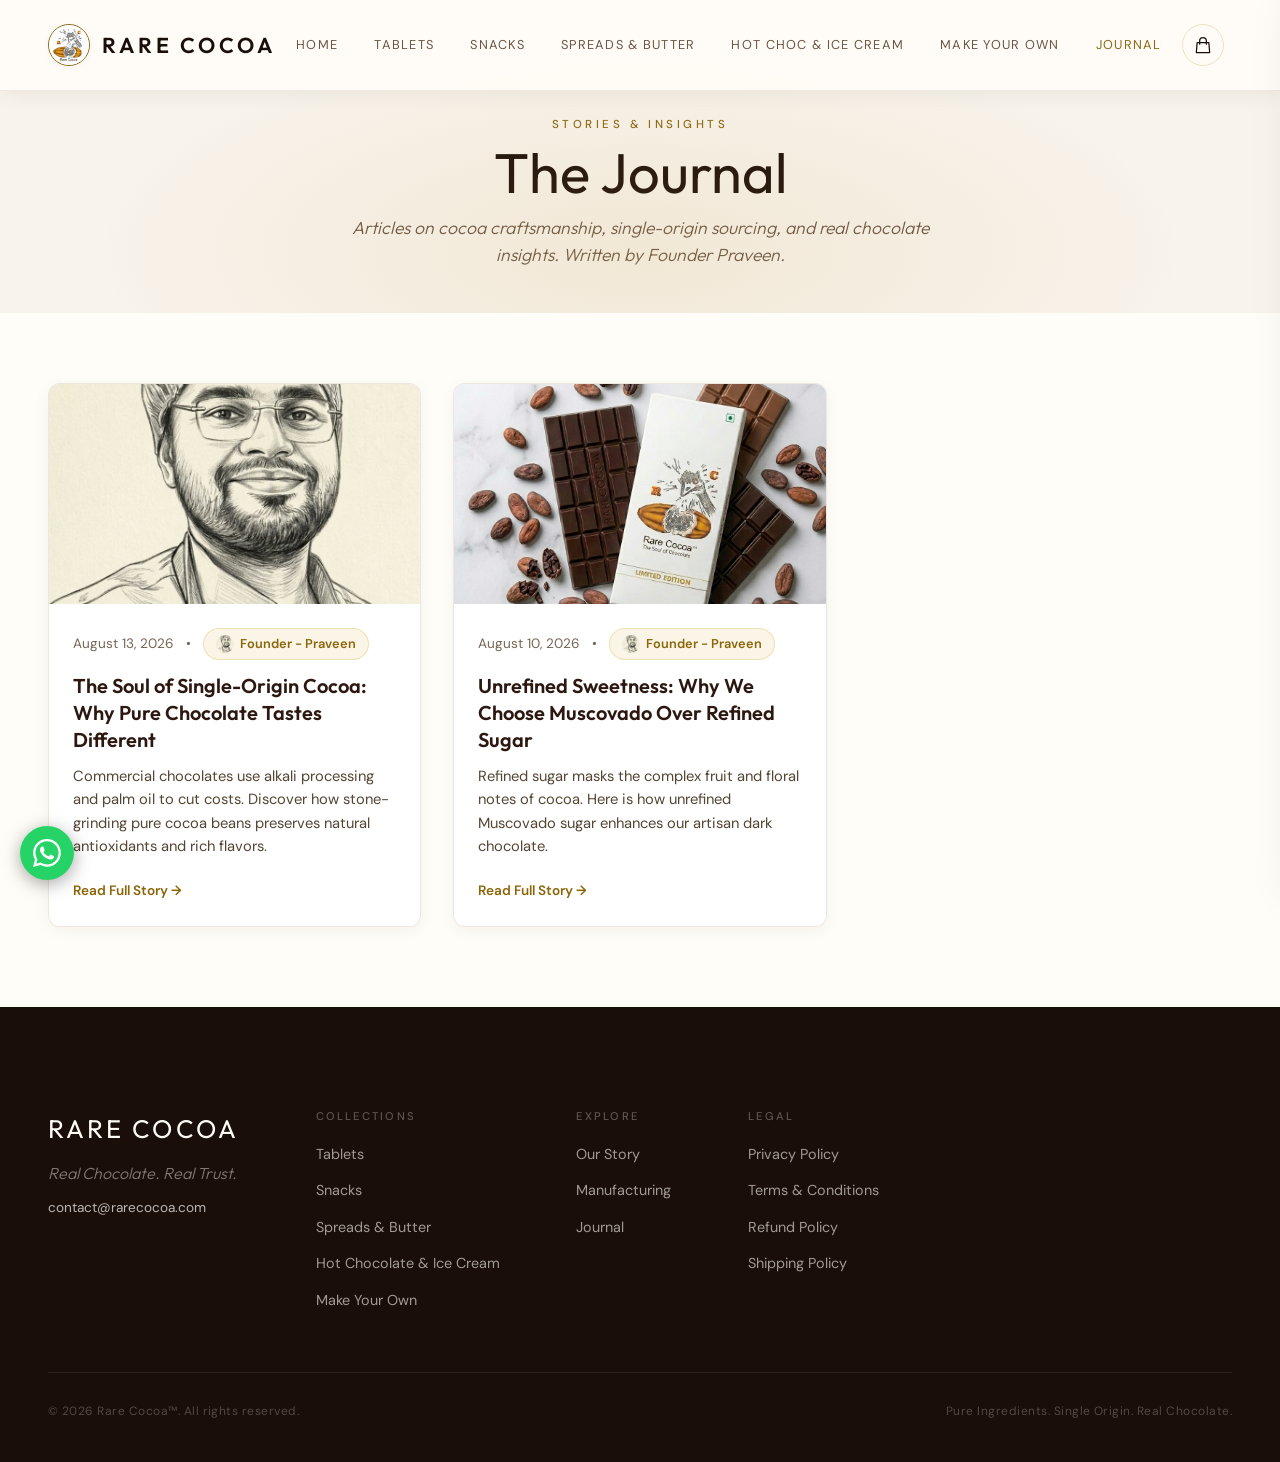
<file: blog.html>
<!DOCTYPE html>
<html lang="en">
<head>
    <!-- Google tag (gtag.js) -->
  <script async src="https://www.googletagmanager.com/gtag/js?id=G-1JV77Z9L9T"></script>
  <script>
    window.dataLayer = window.dataLayer || [];
    function gtag(){dataLayer.push(arguments);}
    gtag('js', new Date());

    gtag('config', 'G-1JV77Z9L9T');
  </script>

<meta charset="UTF-8">
  <meta name="viewport" content="width=device-width, initial-scale=1.0">
  <title>Journal &amp; Stories — Rare Cocoa™</title>
  <meta name="description" content="Insights on pure cocoa, healthy dark chocolate living, unrefined sweeteners, and craft chocolate making.">
  <meta name="keywords" content="Rare Cocoa, rarecocoa.com, dark chocolate health, cocoa benefits, chocolate blog">
  <meta name="robots" content="index, follow, max-snippet:-1, max-image-preview:large, max-video-preview:-1">
  <link rel="canonical" href="https://rarecocoa.com/blog.html">
  <!-- Favicon for Google Search & Browsers -->
  <link rel="icon" href="/favicon.ico" sizes="48x48" type="image/x-icon">
  <link rel="apple-touch-icon" href="/apple-touch-icon.png">
  <!-- Geographic & India Region Targeting (Matches Google Business Profile) -->
  <meta name="geo.region" content="IN-AP">
  <meta name="geo.placename" content="Poranki, Vijayawada, Andhra Pradesh 521137, India">
  <meta name="geo.position" content="16.4851;80.6974">
  <meta name="ICBM" content="16.4851, 80.6974">
  <meta name="language" content="English">
  <meta name="author" content="Rare Cocoa">
  <meta name="apple-mobile-web-app-title" content="Rare Cocoa">
  <meta name="application-name" content="Rare Cocoa">

  <!-- Open Graph -->
  <meta property="og:type" content="website">
  <meta property="og:url" content="https://rarecocoa.com/blog.html">
  <meta property="og:site_name" content="Rare Cocoa">
  <meta property="og:title" content="Journal & Stories — Rare Cocoa™">
  <meta property="og:description" content="Insights on pure cocoa, healthy dark chocolate living, unrefined sweeteners, and craft chocolate making.">
  <meta property="og:image" content="https://rarecocoa.com/logo.png">

  <!-- Twitter / X -->
  <meta name="twitter:card" content="summary_large_image">
  <meta name="twitter:url" content="https://rarecocoa.com/blog.html">
  <meta name="twitter:title" content="Journal & Stories — Rare Cocoa™">
  <meta name="twitter:description" content="Insights on pure cocoa, healthy dark chocolate living, unrefined sweeteners, and craft chocolate making.">
  <meta name="twitter:image" content="https://rarecocoa.com/logo.png">
  <link rel="preconnect" href="https://fonts.googleapis.com">
  <link rel="preconnect" href="https://fonts.gstatic.com" crossorigin>
  <link rel="preload" href="https://fonts.googleapis.com/css2?family=Outfit:wght@300;400;500;600;700&family=DM+Sans:ital,opsz,wght@0,9..40,300;0,9..40,400;0,9..40,500;0,9..40,600;0,9..40,700;1,9..40,400&display=swap" as="style" onload="this.onload=null;this.rel='stylesheet'">
  <noscript><link rel="stylesheet" href="https://fonts.googleapis.com/css2?family=Outfit:wght@300;400;500;600;700&family=DM+Sans:ital,opsz,wght@0,9..40,300;0,9..40,400;0,9..40,500;0,9..40,600;0,9..40,700;1,9..40,400&display=swap"></noscript>
  <link rel="stylesheet" href="styles.css?v=v80">
  <link rel="stylesheet" href="pages.css?v=v80">
  <style>
    body.blog-page {
      background-color: var(--bg-main, #FFFDF7);
      color: var(--text-primary, #1b0e07);
    }
    body.blog-page .nav,
    body.blog-page .nav.scrolled {
      background: rgba(255, 252, 247, 0.96) !important;
      backdrop-filter: blur(20px) !important;
      -webkit-backdrop-filter: blur(20px) !important;
      border-bottom: 1px solid rgba(139, 90, 43, 0.12) !important;
      box-shadow: 0 4px 20px rgba(26, 14, 8, 0.06) !important;
    }
    .blog-section {
      background-color: var(--bg-main, #FFFDF7);
      padding: 40px 0 80px 0;
    }
    .blog-grid {
      display: grid;
      grid-template-columns: repeat(auto-fill, minmax(320px, 1fr));
      gap: 32px;
      margin-top: 30px;
    }
    .blog-card {
      background: #ffffff !important;
      border: 1px solid rgba(139, 90, 43, 0.15) !important;
      border-radius: var(--radius-md, 12px);
      overflow: hidden;
      display: flex;
      flex-direction: column;
      transition: transform 0.3s ease, border-color 0.3s ease, box-shadow 0.3s ease;
      cursor: pointer;
      box-shadow: 0 4px 16px rgba(44, 24, 16, 0.05);
    }
    .blog-card:hover {
      transform: translateY(-6px);
      border-color: var(--accent, #D4AF37) !important;
      box-shadow: 0 12px 30px rgba(44, 24, 16, 0.12);
    }
    .blog-card-img-wrap {
      width: 100%;
      height: 220px;
      overflow: hidden;
      position: relative;
      background: #f7f3ec;
    }
    .blog-card-img {
      width: 100%;
      height: 100%;
      object-fit: cover;
      transition: transform 0.5s ease;
    }
    .blog-card:hover .blog-card-img {
      transform: scale(1.05);
    }
    .blog-card-body {
      background: #ffffff !important;
      padding: 24px;
      display: flex;
      flex-direction: column;
      flex-grow: 1;
    }
    .blog-meta-row {
      display: flex;
      align-items: center;
      gap: 12px;
      margin-bottom: 12px;
      font-size: 0.85rem;
      color: #776655 !important;
    }
    .blog-author-badge {
      display: inline-flex;
      align-items: center;
      gap: 6px;
      background: rgba(212, 175, 55, 0.12) !important;
      color: #8B6508 !important;
      padding: 4px 12px;
      border-radius: 20px;
      font-weight: 600;
      font-size: 0.8rem;
      border: 1px solid rgba(212, 175, 55, 0.3) !important;
    }
    .blog-author-avatar {
      width: 18px;
      height: 18px;
      border-radius: 50%;
      object-fit: cover;
    }
    .blog-title {
      font-family: var(--font-heading, 'Outfit', sans-serif);
      font-size: 1.25rem;
      font-weight: 600;
      color: #2c1810 !important;
      margin-bottom: 12px;
      line-height: 1.35;
    }
    .blog-excerpt {
      font-family: var(--font-body, 'DM Sans', sans-serif);
      font-size: 0.92rem;
      color: #554433 !important;
      line-height: 1.6;
      margin-bottom: 20px;
      flex-grow: 1;
    }
    .blog-read-link {
      font-size: 0.85rem;
      font-weight: 600;
      color: #8B6508 !important;
      display: inline-flex;
      align-items: center;
      gap: 6px;
    }

    /* Modal Article Reader */
    .blog-reader-backdrop {
      position: fixed;
      top: 0; left: 0; width: 100%; height: 100%;
      background: rgba(20, 10, 5, 0.7);
      z-index: 999999;
      display: none;
      align-items: center;
      justify-content: center;
      backdrop-filter: blur(8px);
      padding: 20px;
    }
    .blog-reader-backdrop.open {
      display: flex !important;
    }
    .blog-modal-content {
      max-width: 800px;
      width: 90%;
      max-height: 85vh;
      overflow-y: auto;
      background: #FFFDF7;
      border: 1px solid rgba(212, 175, 55, 0.3);
      border-radius: 16px;
      padding: 36px;
      color: #2c1810;
      position: relative;
      box-shadow: 0 20px 50px rgba(0, 0, 0, 0.3);
    }
    .blog-modal-header { margin-bottom: 24px; }
    .blog-modal-title {
      font-family: var(--font-heading, 'Outfit', sans-serif);
      font-size: 1.85rem;
      line-height: 1.3;
      color: #1b0e07;
      margin-top: 12px;
    }
    .blog-modal-body {
      font-family: var(--font-body, 'DM Sans', sans-serif);
      font-size: 1.05rem;
      line-height: 1.8;
      color: #3d2b1f;
    }
    .blog-modal-body p { margin-bottom: 18px; }
    .blog-modal-img {
      width: 100%;
      max-height: 380px;
      object-fit: cover;
      border-radius: 12px;
      margin: 20px 0;
      border: 1px solid rgba(255,255,255,0.1);
    }

    @media (max-width: 600px) {
      .blog-modal-content { padding: 24px 18px; width: 94%; }
      .blog-modal-title { font-size: 1.45rem; }
    }
  </style>
  <script>
    if ('serviceWorker' in navigator) {
      navigator.serviceWorker.getRegistrations().then(function(regs) {
        for (var i = 0; i < regs.length; i++) { regs[i].unregister(); }
      });
      if ('caches' in window) {
        caches.keys().then(function(keys) {
          keys.forEach(function(k) { caches.delete(k); });
        });
      }
    }
    try {
      for (var k in localStorage) {
        if (k && k.indexOf('rc_products_') === 0 && k.indexOf('rc_products_v53_') === -1) {
          localStorage.removeItem(k);
        }
      }
    } catch(e) {}
  </script>
</head>
<body class="blog-page">

  <!-- Navigation -->
  <nav class="nav" id="nav">
    <div class="nav-inner">
      <a href="index.html" class="nav-logo">
        <img src="logo.avif" alt="Rare Cocoa Logo" class="nav-logo-img">
        <span>RARE COCOA</span>
      </a>
      <div class="nav-links">
        <a href="index.html">Home</a>
        <a href="tablets.html">Tablets</a>
        <a href="snacks.html">Snacks</a>
        <a href="spreads.html">Spreads &amp; Butter</a>
        <a href="hot-chocolate-ice-cream.html">Hot Choc & Ice Cream</a>
        <a href="make-your-own.html">Make Your Own</a>
        <a href="blog.html" style="color:var(--accent);">Journal</a>
      </div>
      <button class="nav-menu-btn" id="menuBtn" aria-label="Toggle menu"><span></span><span></span><span></span></button>
    </div>
  </nav>
  <div class="mobile-menu" id="mobileMenu">
    <a href="index.html">Home</a>
    <a href="tablets.html">Tablets</a>
    <a href="snacks.html">Snacks</a>
    <a href="spreads.html">Spreads &amp; Butter</a>
    <a href="hot-chocolate-ice-cream.html">Hot Choc & Ice Cream</a>
    <a href="make-your-own.html">Make Your Own</a>
    <a href="blog.html">Journal</a>
  </div>

  <!-- Hero Section -->
  <section class="page-hero">
    <div class="container">
      <span class="section-label center">Stories &amp; Insights</span>
      <h1 class="section-title center">The Journal</h1>
      <p class="page-hero-desc">Articles on cocoa craftsmanship, single-origin sourcing, and real chocolate insights. Written by Founder Praveen.</p>
    </div>
  </section>

  <!-- Blog Grid Section -->
  <section class="blog-section">
    <div class="container">
      <div id="blog-container" class="blog-grid">
        <!-- Injected via JS -->
      </div>
    </div>
  </section>

  <!-- Article Modal -->
  <div class="blog-reader-backdrop" id="blogModalBackdrop">
    <div class="blog-modal-content" id="blogModalContent">
      <button class="modal-close" id="blogModalClose" style="position:absolute;top:16px;right:20px;background:none;border:none;color:#1b0e07;font-size:2rem;cursor:pointer;">&times;</button>
      <div id="blogModalBody"></div>
    </div>
  </div>

  <!-- Footer -->
  <footer class="footer" id="footer">
    <div class="container">
      <div class="footer-top">
        <div class="footer-brand">
          <h2 class="footer-logo">RARE COCOA</h2>
          <p class="footer-tagline">Real Chocolate. Real Trust.</p>
          <p class="footer-email" style="margin-top:8px;font-size:0.85rem;"><a href="mailto:contact@rarecocoa.com" style="color:rgba(255,255,255,0.7);text-decoration:none;transition:color 0.3s;" onmouseover="this.style.color='#D4AF37'" onmouseout="this.style.color='rgba(255,255,255,0.7)'">contact@rarecocoa.com</a></p>
        </div>
        <div class="footer-links">
          <div class="footer-col">
            <h4>Collections</h4>
            <a href="tablets.html">Tablets</a>
            <a href="snacks.html">Snacks</a>
            <a href="spreads.html">Spreads &amp; Butter</a>
            <a href="hot-chocolate-ice-cream.html">Hot Chocolate &amp; Ice Cream</a>
            <a href="make-your-own.html">Make Your Own</a>
          </div>
          <div class="footer-col">
            <h4>Explore</h4>
            <a href="index.html#story">Our Story</a>
            <a href="manufacturing.html">Manufacturing</a>
            <a href="blog.html">Journal</a>
          </div>
          <div class="footer-col">
            <h4>Legal</h4>
            <a href="privacy-policy.html">Privacy Policy</a>
            <a href="terms.html">Terms &amp; Conditions</a>
            <a href="refund-policy.html">Refund Policy</a>
            <a href="shipping-policy.html">Shipping Policy</a>
          </div>
        </div>
      </div>
      <div class="footer-bottom">
        <p>&copy; 2026 Rare Cocoa&trade;. All rights reserved.</p>
        <p>Pure Ingredients. Single Origin. Real Chocolate.</p>
      </div>
    </div>
  </footer>

  <script src="cart.js?v=v86"></script>
  <script>
    (function() {
      'use strict';
      var SHEET_ID = '1rZu7brDiJkQMpblZ3owkhRBCu31U7vCzHvY6QcO6ZQc';
      var TAB_NAME = 'blogs';

      var SAMPLE_POSTS = [
        {
          title: "The Soul of Single-Origin Cocoa: Why Pure Chocolate Tastes Different",
          date: "August 13, 2026",
          author: "Founder - Praveen",
          image: "assets/founder_praveen.avif",
          excerpt: "Commercial chocolates use alkali processing and palm oil to cut costs. Discover how stone-grinding pure cocoa beans preserves natural antioxidants and rich flavors.",
          content: "<p>When we started Rare Cocoa, our promise was simple: zero palm oil, zero preservatives, and zero shortcuts. Most commercial dark chocolate available in supermarkets uses heavily processed cocoa powder combined with hydrogenated oils and artificial flavors.</p><p>We source single-origin cocoa beans directly from regional farmers. Each batch is slowly stone-ground to retain its natural cocoa butter, complex berry notes, and rich dark finish.</p><p>When you taste a tablet crafted after ordering, you are experiencing chocolate in its purest, most honest form.</p>"
        },
        {
          title: "Unrefined Sweetness: Why We Choose Muscovado Over Refined Sugar",
          date: "August 10, 2026",
          author: "Founder - Praveen",
          image: "assets/category_tablet2.avif",
          excerpt: "Refined sugar masks the complex fruit and floral notes of cocoa. Here is how unrefined Muscovado sugar enhances our artisan dark chocolate.",
          content: "<p>Mass-produced chocolates use ultra-processed white sugar that spikes blood glucose and overwhelms natural cocoa notes. At Rare Cocoa, we offer unrefined Muscovado sugar and zero-sugar stevia options.</p><p>Muscovado retains natural molasses minerals like iron, potassium, and magnesium, giving our chocolate a subtle caramel undertone that pairs beautifully with single-origin cocoa beans.</p><p>Crafted fresh for your palate, with real ingredients you can trust.</p>"
        }
      ];

      function esc(str) {
        return (str || '').replace(/&/g,'&amp;').replace(/</g,'&lt;').replace(/>/g,'&gt;').replace(/"/g,'&quot;');
      }

      function parseCSV(text) {
        var rows = [], row = [], field = '', inQuote = false;
        for (var i = 0; i < text.length; i++) {
          var ch = text[i], next = text[i + 1];
          if (inQuote) {
            if (ch === '"' && next === '"') { field += '"'; i++; }
            else if (ch === '"') { inQuote = false; }
            else { field += ch; }
          } else {
            if (ch === '"') { inQuote = true; }
            else if (ch === ',') { row.push(field.trim()); field = ''; }
            else if (ch === '\n') {
              row.push(field.trim()); field = '';
              if (row.some(function(f){ return f !== ''; })) rows.push(row);
              row = [];
            } else if (ch === '\r') {}
            else { field += ch; }
          }
        }
        if (field.trim() || row.length) {
          row.push(field.trim());
          if (row.some(function(f){ return f !== ''; })) rows.push(row);
        }
        return rows;
      }

      function rowsToObjects(rows) {
        if (rows.length < 2) return [];
        var headers = rows[0].map(function(h){ return h.toLowerCase().replace(/\s+/g,'_'); });
        if (headers.indexOf('title') === -1 && headers.indexOf('content') === -1) return [];
        return rows.slice(1).map(function(r){
          var obj = {};
          headers.forEach(function(h, i){ obj[h] = (r[i] || '').trim(); });
          return obj;
        });
      }

      function renderBlogs(posts) {
        var container = document.getElementById('blog-container');
        if (!container) return;
        if (!posts || !posts.length) posts = SAMPLE_POSTS;

        var html = '';
        posts.forEach(function(post, idx) {
          var title = esc(post.title || 'Untitled Story');
          var date = esc(post.date || 'August 2026');
          var author = esc(post.author || 'Founder - Praveen');
          var img = post.image || post.cover_image || 'assets/founder_praveen.avif';
          var excerpt = esc(post.excerpt || (post.content ? post.content.replace(/<[^>]+>/g, '').substring(0, 140) + '...' : 'Read the full story by Founder Praveen.'));

          html += '<div class="blog-card" data-idx="' + idx + '">' +
            '<div class="blog-card-img-wrap">' +
              '<img src="' + esc(img) + '" alt="' + title + '" class="blog-card-img" loading="lazy">' +
            '</div>' +
            '<div class="blog-card-body">' +
              '<div class="blog-meta-row">' +
                '<span>' + date + '</span>' +
                '<span>&bull;</span>' +
                '<span class="blog-author-badge"><img src="assets/founder_praveen.avif" class="blog-author-avatar" alt="Praveen"> ' + author + '</span>' +
              '</div>' +
              '<h2 class="blog-title">' + title + '</h2>' +
              '<p class="blog-excerpt">' + excerpt + '</p>' +
              '<div class="blog-read-link">Read Full Story &rarr;</div>' +
            '</div>' +
          '</div>';
        });

        container.innerHTML = html;

        // Add modal trigger
        container.querySelectorAll('.blog-card').forEach(function(card) {
          card.addEventListener('click', function() {
            var idx = parseInt(card.getAttribute('data-idx'), 10);
            var post = posts[idx];
            openModal(post);
          });
        });
      }

      function openModal(post) {
        var backdrop = document.getElementById('blogModalBackdrop');
        var body = document.getElementById('blogModalBody');
        if (!backdrop || !body || !post) return;

        var title = esc(post.title || '');
        var date = esc(post.date || 'August 2026');
        var author = esc(post.author || 'Founder - Praveen');
        var img = post.image || post.cover_image || '';

        var html = '<div class="blog-modal-header">' +
          '<div class="blog-meta-row">' +
            '<span>' + date + '</span>' +
            '<span>&bull;</span>' +
            '<span class="blog-author-badge"><img src="assets/founder_praveen.avif" class="blog-author-avatar" alt="Praveen"> ' + author + '</span>' +
          '</div>' +
          '<h1 class="blog-modal-title">' + title + '</h1>' +
        '</div>';

        if (img) {
          html += '<img src="' + esc(img) + '" alt="' + title + '" class="blog-modal-img">';
        }

        html += '<div class="blog-modal-body">' + (post.content || '<p>' + esc(post.excerpt || '') + '</p>') + '</div>';

        body.innerHTML = html;
        backdrop.classList.add('open');
      }

      var closeBtn = document.getElementById('blogModalClose');
      var backdrop = document.getElementById('blogModalBackdrop');
      if (closeBtn) {
        closeBtn.addEventListener('click', function() { backdrop.classList.remove('open'); });
      }
      if (backdrop) {
        backdrop.addEventListener('click', function(e) {
          if (e.target === backdrop) backdrop.classList.remove('open');
        });
      }

      // Fetch live posts from Google Sheet blogs tab
      var csvUrl = 'https://docs.google.com/spreadsheets/d/' + SHEET_ID + '/gviz/tq?tqx=out:csv&sheet=' + TAB_NAME + '&t=' + Date.now();
      fetch(csvUrl)
        .then(function(res) { return res.text(); })
        .then(function(text) {
          var rows = parseCSV(text);
          var all = rowsToObjects(rows);
          var active = all.filter(function(p) { return (p.active || '').toUpperCase() === 'TRUE' && p.title; });
          if (active.length) {
            renderBlogs(active);
          } else {
            renderBlogs(SAMPLE_POSTS);
          }
        })
        .catch(function() {
          renderBlogs(SAMPLE_POSTS);
        });

      // Mobile Menu Handler
      var menuBtn = document.getElementById('menuBtn');
      var mobileMenu = document.getElementById('mobileMenu');
      if (menuBtn && mobileMenu) {
        menuBtn.addEventListener('click', function() {
          mobileMenu.classList.toggle('active');
          menuBtn.classList.toggle('active');
        });
      }
    })();
  </script>
</body>
</html>
</file>
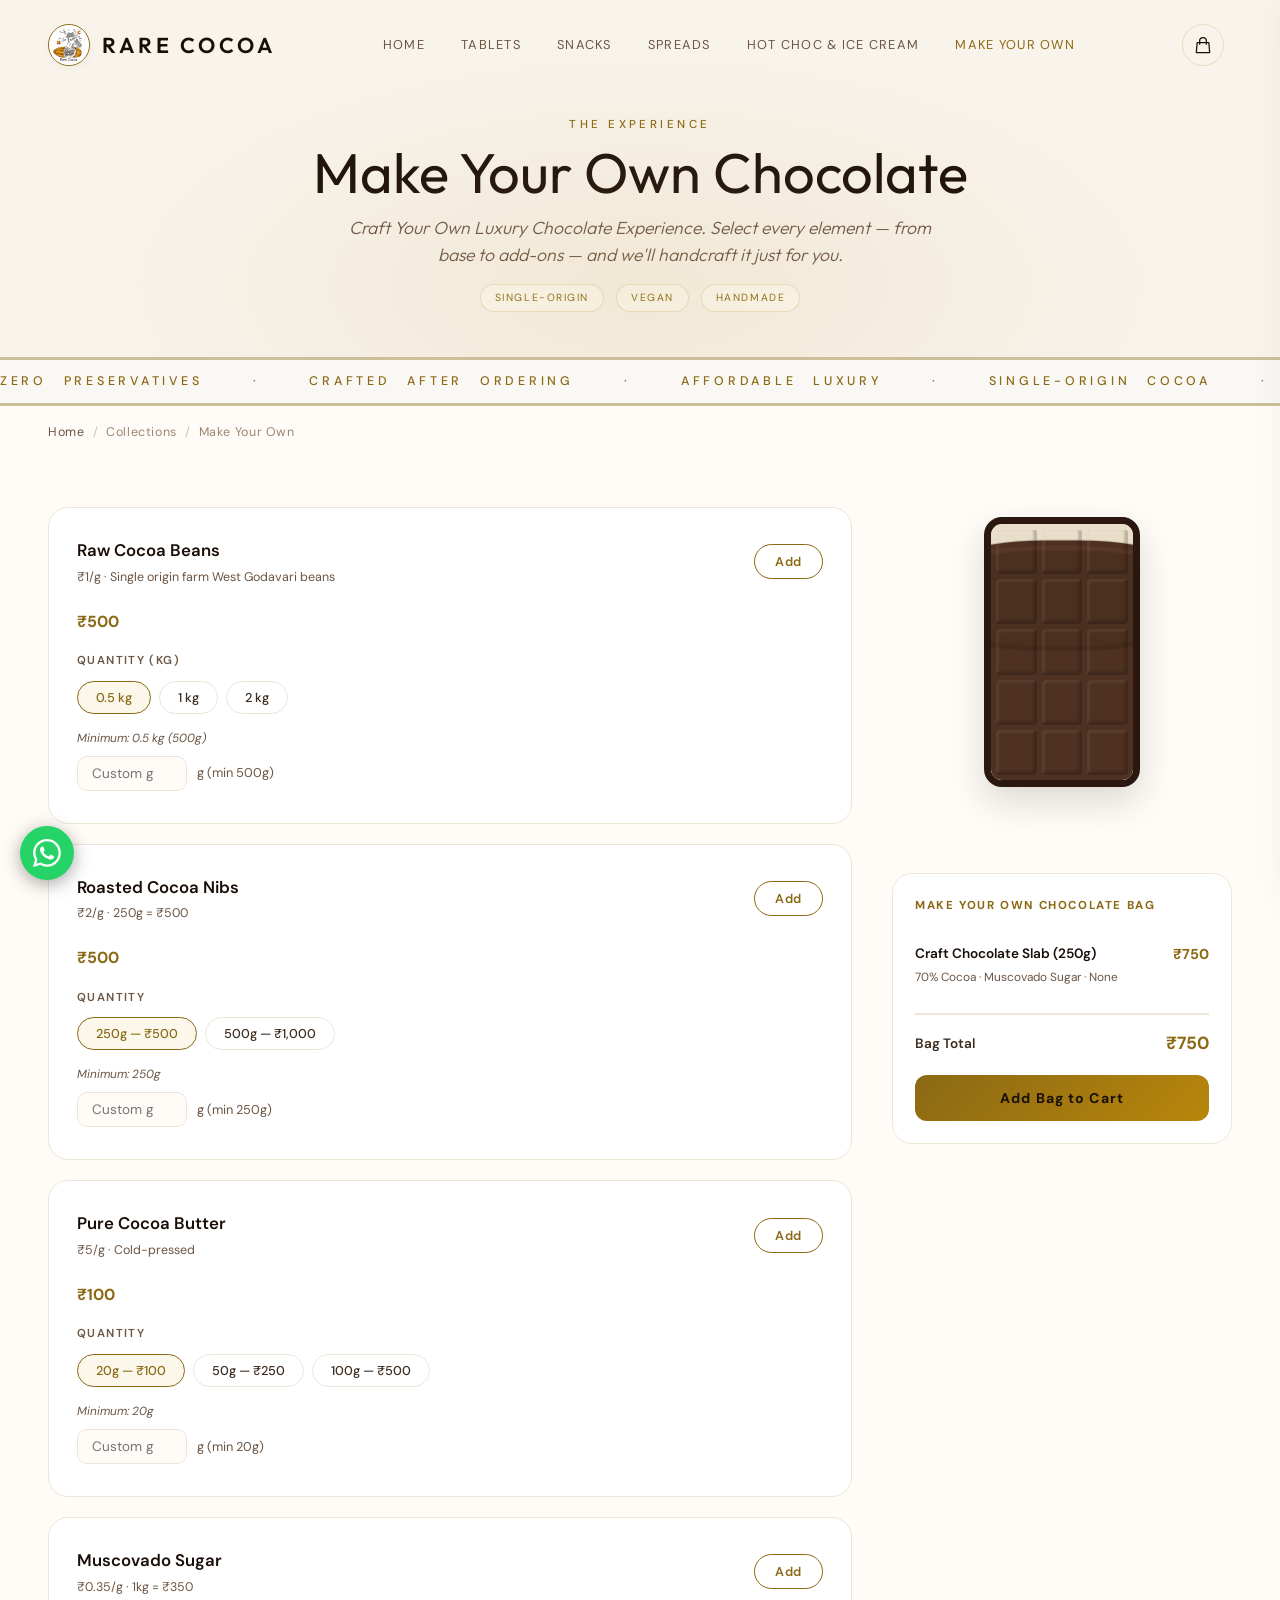
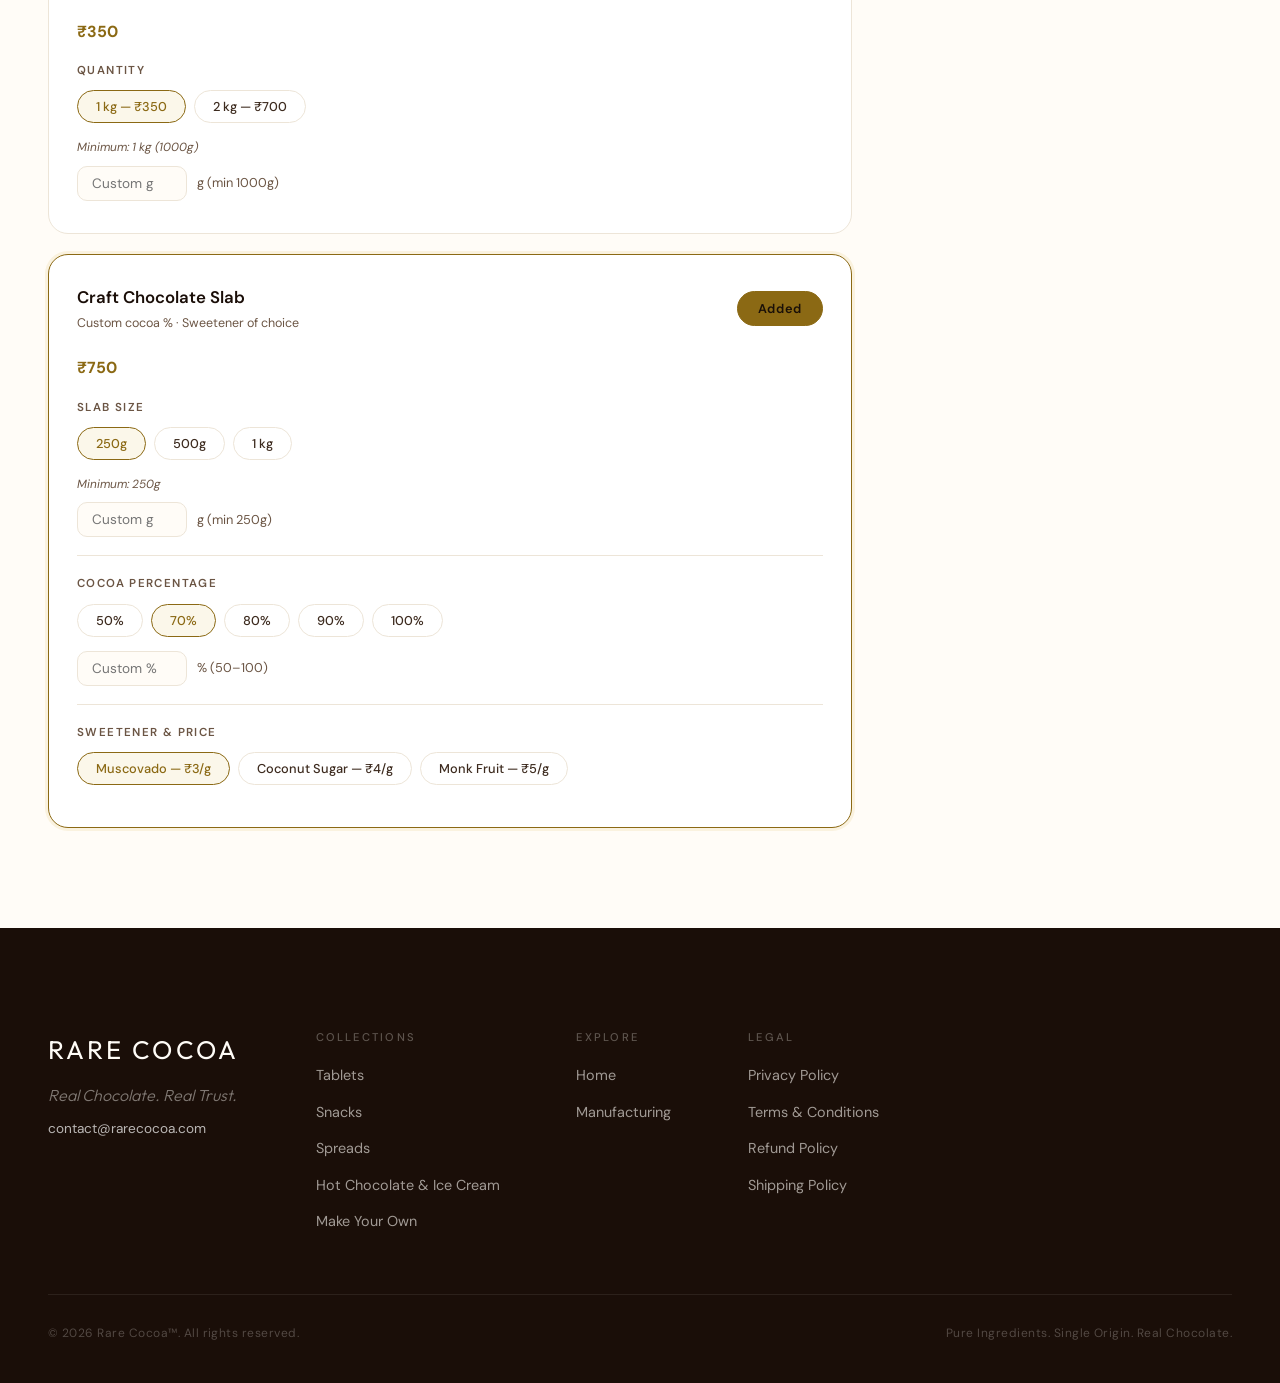
<file: make-your-own.html>
<!DOCTYPE html>
<html lang="en">
<head>
    <!-- Google tag (gtag.js) -->
  <script async src="https://www.googletagmanager.com/gtag/js?id=G-1JV77Z9L9T"></script>
  <script>
    window.dataLayer = window.dataLayer || [];
    function gtag(){dataLayer.push(arguments);}
    gtag('js', new Date());

    gtag('config', 'G-1JV77Z9L9T');
  </script>

<meta charset="UTF-8">
  <meta name="viewport" content="width=device-width, initial-scale=1.0">
  <title>Make Your Own Chocolate — Rare Cocoa™</title>
  <meta name="description" content="Design your own bespoke chocolate bar. Choose your cocoa percentage, natural sweetener, and premium inclusions.">
  <meta name="keywords" content="Rare Cocoa, rarecocoa.com, custom chocolate, make your own chocolate, personalized dark chocolate">
  <meta name="robots" content="index, follow, max-snippet:-1, max-image-preview:large, max-video-preview:-1">
  <link rel="canonical" href="https://rarecocoa.com/make-your-own.html">
  <!-- Favicon for Google Search & Browsers -->
  <link rel="icon" href="/favicon.ico" sizes="48x48" type="image/x-icon">
  <link rel="apple-touch-icon" href="/apple-touch-icon.png">
  <!-- Geographic & India Region Targeting (Matches Google Business Profile) -->
  <meta name="geo.region" content="IN-AP">
  <meta name="geo.placename" content="Poranki, Vijayawada, Andhra Pradesh 521137, India">
  <meta name="geo.position" content="16.4851;80.6974">
  <meta name="ICBM" content="16.4851, 80.6974">
  <meta name="language" content="English">
  <meta name="author" content="Rare Cocoa">
  <meta name="apple-mobile-web-app-title" content="Rare Cocoa">
  <meta name="application-name" content="Rare Cocoa">

  <!-- Open Graph -->
  <meta property="og:type" content="website">
  <meta property="og:url" content="https://rarecocoa.com/make-your-own.html">
  <meta property="og:site_name" content="Rare Cocoa">
  <meta property="og:title" content="Make Your Own Chocolate — Rare Cocoa™">
  <meta property="og:description" content="Design your own bespoke chocolate bar. Choose your cocoa percentage, natural sweetener, and premium inclusions.">
  <meta property="og:image" content="https://rarecocoa.com/logo.png">

  <!-- Twitter / X -->
  <meta name="twitter:card" content="summary_large_image">
  <meta name="twitter:url" content="https://rarecocoa.com/make-your-own.html">
  <meta name="twitter:title" content="Make Your Own Chocolate — Rare Cocoa™">
  <meta name="twitter:description" content="Design your own bespoke chocolate bar. Choose your cocoa percentage, natural sweetener, and premium inclusions.">
  <meta name="twitter:image" content="https://rarecocoa.com/logo.png">
  <link rel="preconnect" href="https://fonts.googleapis.com">
  <link rel="preconnect" href="https://fonts.gstatic.com" crossorigin>
  <link rel="preload" href="https://fonts.googleapis.com/css2?family=Outfit:wght@300;400;500;600;700&family=DM+Sans:ital,opsz,wght@0,9..40,300;0,9..40,400;0,9..40,500;0,9..40,600;0,9..40,700;1,9..40,400&display=swap" as="style" onload="this.onload=null;this.rel='stylesheet'">
  <noscript><link rel="stylesheet" href="https://fonts.googleapis.com/css2?family=Outfit:wght@300;400;500;600;700&family=DM+Sans:ital,opsz,wght@0,9..40,300;0,9..40,400;0,9..40,500;0,9..40,600;0,9..40,700;1,9..40,400&display=swap"></noscript>
  <link rel="stylesheet" href="styles.css?v=v80">
  <link rel="stylesheet" href="pages.css?v=v80">
  <style>
    .myo-section{padding:48px 0 80px}
    .myo-layout{display:grid;grid-template-columns:1fr 340px;gap:40px;align-items:start}
    .myo-product-card{background:var(--bg-card);border:1.5px solid var(--border-light);border-radius:20px;padding:28px;margin-bottom:20px;transition:border-color .3s,box-shadow .3s}
    .myo-product-card.active{border-color:var(--accent);box-shadow:0 0 0 3px rgba(212,175,55,.12)}
    .myo-card-header{display:flex;align-items:center;justify-content:space-between;margin-bottom:20px}
    .myo-card-title-wrap{display:flex;align-items:center;gap:12px}
    .myo-card-title{font-size:1.05rem;font-weight:600;color:var(--text-primary)}
    .myo-card-subtitle{font-size:.78rem;color:var(--text-tertiary);margin-top:2px}
    .myo-add-btn{padding:8px 20px;border-radius:100px;border:1.5px solid var(--accent);background:transparent;color:var(--accent);font-family:var(--font-body);font-size:.8rem;font-weight:600;cursor:pointer;transition:all .25s;letter-spacing:.05em}
    .myo-add-btn.added{background:var(--accent);color:#1a1008}
    .myo-add-btn:hover{opacity:.85}
    .myo-live-price{font-size:1rem;font-weight:700;color:var(--accent);margin-bottom:16px}
    .myo-label{font-size:.72rem;font-weight:600;letter-spacing:.12em;text-transform:uppercase;color:var(--text-tertiary);margin-bottom:10px}
    .pill-row{display:flex;flex-wrap:wrap;gap:8px;margin-bottom:14px}
    .pill{padding:7px 18px;border-radius:100px;border:1.5px solid var(--border-light);background:transparent;font-family:var(--font-body);font-size:.8rem;font-weight:500;color:var(--text-secondary);cursor:pointer;transition:all .2s}
    .pill.sel{border-color:var(--accent);background:rgba(212,175,55,.1);color:var(--accent)}
    .pill:hover{border-color:var(--accent)}
    .myo-custom-row{display:flex;align-items:center;gap:10px;margin-bottom:4px}
    .myo-custom-input{width:110px;padding:8px 14px;border-radius:10px;border:1.5px solid var(--border-light);background:var(--bg-primary);color:var(--text-primary);font-family:var(--font-body);font-size:.85rem;outline:none;transition:border-color .2s}
    .myo-custom-input:focus{border-color:var(--accent)}
    .myo-custom-label{font-size:.8rem;color:var(--text-tertiary)}
    .myo-min-note{font-size:.74rem;color:var(--text-tertiary);font-style:italic;margin-bottom:8px}
    .myo-toppings-row{display:flex;flex-wrap:wrap;gap:8px;margin-top:6px}
    .topping{padding:6px 14px;border-radius:100px;border:1.5px solid var(--border-light);background:transparent;font-family:var(--font-body);font-size:.78rem;font-weight:500;color:var(--text-secondary);cursor:pointer;transition:all .2s}
    .topping.sel{border-color:var(--accent);background:rgba(212,175,55,.12);color:var(--accent)}
    .myo-sticky-panel{position:sticky;top:90px;z-index:0}
    #slabVisualizer{padding-bottom:48px}
    .chocolate-bar-visualizer{width:170px;height:290px;display:flex;justify-content:center;align-items:center;margin:0 auto 20px}
    .chocolate-bar{width:156px;height:270px;background:var(--bg-secondary);border:7px solid #2A170F;border-radius:18px;position:relative;overflow:hidden;box-shadow:0 15px 35px rgba(26,14,8,.15),inset 0 4px 12px rgba(0,0,0,.12)}
    .chocolate-liquid-container{position:absolute;inset:0;overflow:hidden;border-radius:10px;background:#E8DEC9}
    .liquid-waves{position:absolute;bottom:0;left:0;width:100%;height:100%;transition:transform 1.5s cubic-bezier(.25,1,.5,1);background:var(--cocoa-color,#4A2E1B);filter:url('#goo')}
    .wave{position:absolute;left:-50%;width:200%;height:100px;background:var(--cocoa-color,#4A2E1B);border-radius:44%;transform-origin:center;animation:wave-spin 7s linear infinite;will-change:transform}
    .wave1{bottom:80px;opacity:1;animation-duration:6s}
    .wave2{bottom:84px;opacity:.7;animation-duration:9s;animation-delay:-2s;background:var(--cocoa-color-light,#5A3E2B)}
    .wave3{bottom:86px;opacity:.4;animation-duration:12s;animation-delay:-5s;background:var(--cocoa-color-dark,#3A2010)}
    @keyframes wave-spin{0%{transform:rotate(0deg)}100%{transform:rotate(360deg)}}
    .chocolate-grid-overlay{position:absolute;inset:0;display:grid;grid-template-columns:repeat(3,1fr);grid-template-rows:repeat(5,1fr);gap:5px;padding:5px;pointer-events:none}
    .chocolate-segment{border:1px solid rgba(255,255,255,.06);border-bottom:2px solid rgba(0,0,0,.18);border-right:2px solid rgba(0,0,0,.18);border-radius:4px;box-shadow:inset 1px 1px 3px rgba(255,255,255,.12),inset -1px -1px 3px rgba(0,0,0,.3)}
    .myo-bag-panel{background:var(--bg-card);border:1.5px solid var(--border-light);border-radius:20px;padding:22px;margin-top:8px}
    .myo-bag-title{font-size:.72rem;font-weight:700;letter-spacing:.14em;text-transform:uppercase;color:var(--accent);margin-bottom:16px}
    #mcItems{min-height:40px}
    .mc-item{display:flex;justify-content:space-between;align-items:flex-start;gap:10px;padding:10px 0;border-bottom:1px solid var(--border-light)}
    .mc-item:last-child{border-bottom:none}
    .mc-item-name{font-size:.85rem;font-weight:600;color:var(--text-primary);display:block}
    .mc-item-desc{font-size:.74rem;color:var(--text-tertiary);display:block;margin-top:2px}
    .mc-item-price{font-size:.9rem;font-weight:700;color:var(--accent);white-space:nowrap}
    .mc-empty{font-size:.82rem;color:var(--text-tertiary);text-align:center;padding:16px 0}
    .mc-subtotal-row{display:flex;justify-content:space-between;align-items:center;margin-top:16px;padding-top:14px;border-top:2px solid var(--border-light)}
    .mc-subtotal-label{font-size:.85rem;font-weight:600;color:var(--text-secondary)}
    #mcSubtotal{font-size:1.1rem;font-weight:700;color:var(--accent)}
    .myo-add-to-cart-btn{width:100%;margin-top:16px;padding:14px 24px;border-radius:12px;border:none;background:linear-gradient(135deg,var(--accent),#b8860b);color:#1a1008;font-family:var(--font-body);font-size:.88rem;font-weight:700;letter-spacing:.08em;cursor:pointer;transition:opacity .2s,transform .2s}
    .myo-add-to-cart-btn:hover:not(:disabled){opacity:.9;transform:translateY(-1px)}
    .myo-add-to-cart-btn:disabled{opacity:.4;cursor:not-allowed}
    .myo-card-divider{border:none;border-top:1px solid var(--border-light);margin:18px 0}
    @media(max-width:900px){.myo-layout{grid-template-columns:1fr}.myo-sticky-panel{position:relative;top:0}}
    @media(max-width:500px){.myo-product-card{padding:20px 16px}.chocolate-bar-visualizer{height:140px}}
  </style>
  <script>
    if ('serviceWorker' in navigator) {
      navigator.serviceWorker.getRegistrations().then(function(regs) {
        for (var i = 0; i < regs.length; i++) { regs[i].unregister(); }
      });
      if ('caches' in window) {
        caches.keys().then(function(keys) {
          keys.forEach(function(k) { caches.delete(k); });
        });
      }
    }
    try {
      for (var k in localStorage) {
        if (k && k.indexOf('rc_products_') === 0 && k.indexOf('rc_products_v53_') === -1) {
          localStorage.removeItem(k);
        }
      }
    } catch(e) {}
  </script>
</head>
<body>
  <nav class="nav" id="nav">
    <div class="nav-inner">
      <a href="index.html" class="nav-logo">
        <img src="logo.png" alt="Rare Cocoa Logo" class="nav-logo-img">
        <span>RARE COCOA</span>
      </a>
      <div class="nav-links">
        <a href="index.html">Home</a>
        <a href="tablets.html">Tablets</a>
        <a href="snacks.html">Snacks</a>
        <a href="spreads.html">Spreads</a>
        <a href="hot-chocolate-ice-cream.html">Hot Choc &amp; Ice Cream</a>
        <a href="make-your-own.html" style="color:var(--accent);">Make Your Own</a>
      </div>
      <button class="nav-menu-btn" id="menuBtn" aria-label="Toggle menu"><span></span><span></span><span></span></button>
    </div>
  </nav>
  <div class="mobile-menu" id="mobileMenu">
    <a href="index.html">Home</a><a href="tablets.html">Tablets</a><a href="snacks.html">Snacks</a>
    <a href="spreads.html">Spreads</a><a href="hot-chocolate-ice-cream.html">Hot Choc &amp; Ice Cream</a><a href="make-your-own.html">Make Your Own</a>
  </div>

  <section class="page-hero">
    <div class="container">
      <span class="section-label center">The Experience</span>
      <h1 class="section-title center">Make Your Own Chocolate</h1>
      <p class="page-hero-desc">Craft Your Own Luxury Chocolate Experience. Select every element — from base to add-ons — and we'll handcraft it just for you.</p>
      <div class="page-hero-tags">
        <span class="page-hero-tag">Single-Origin</span>
        <span class="page-hero-tag">Vegan</span>
        <span class="page-hero-tag">Handmade</span>
      </div>
    </div>
  </section>

  <div class="brand-strip">
    <div class="marquee-track">
      <span class="marquee-content">Zero Preservatives &nbsp;&nbsp;&middot;&nbsp;&nbsp; Crafted After Ordering &nbsp;&nbsp;&middot;&nbsp;&nbsp; Affordable Luxury &nbsp;&nbsp;&middot;&nbsp;&nbsp; Single-Origin Cocoa &nbsp;&nbsp;&middot;&nbsp;&nbsp; Not Fancy, Just Pure &nbsp;&nbsp;&middot;&nbsp;&nbsp; Fresh Batches Only &nbsp;&nbsp;&middot;&nbsp;&nbsp; Luxury Without The Markup &nbsp;&nbsp;&middot;&nbsp;&nbsp;</span>
      <span class="marquee-content" aria-hidden="true">Zero Preservatives &nbsp;&nbsp;&middot;&nbsp;&nbsp; Crafted After Ordering &nbsp;&nbsp;&middot;&nbsp;&nbsp; Affordable Luxury &nbsp;&nbsp;&middot;&nbsp;&nbsp; Single-Origin Cocoa &nbsp;&nbsp;&middot;&nbsp;&nbsp; Not Fancy, Just Pure &nbsp;&nbsp;&middot;&nbsp;&nbsp; Fresh Batches Only &nbsp;&nbsp;&middot;&nbsp;&nbsp; Luxury Without The Markup &nbsp;&nbsp;&middot;&nbsp;&nbsp;</span>
    </div>
  </div>

  <div class="container"><div class="breadcrumb"><a href="index.html">Home</a><span>/</span>Collections<span>/</span>Make Your Own</div></div>

  <svg class="goo-filter" style="display:none;">
    <defs>
      <filter id="goo">
        <feGaussianBlur in="SourceGraphic" stdDeviation="8" result="blur" />
        <feColorMatrix in="blur" mode="matrix" values="1 0 0 0 0  0 1 0 0 0  0 0 1 0 0  0 0 0 18 -8" result="goo" />
        <feComposite in="SourceGraphic" in2="goo" operator="atop" />
      </filter>
    </defs>
  </svg>

  <section class="myo-section">
    <div class="container">
      <div class="myo-layout">

        <!-- LEFT: Product Cards -->
        <div class="myo-cards-col">

          <!-- Cocoa Beans -->
          <div class="myo-product-card" id="beansCard">
            <div class="myo-card-header">
              <div class="myo-card-title-wrap">
                <div>
                  <div class="myo-card-title">Raw Cocoa Beans</div>
                  <div class="myo-card-subtitle">&#8377;1/g &middot; Single origin farm West Godavari beans</div>
                </div>
              </div>
              <button class="myo-add-btn" id="beansAddBtn">Add</button>
            </div>
            <div class="myo-live-price" id="beansPrice">&#8377;500</div>
            <div class="myo-label">Quantity (KG)</div>
            <div class="pill-row" id="beansWeightGroup">
              <button class="pill sel" data-val="500">0.5 kg</button>
              <button class="pill" data-val="1000">1 kg</button>
              <button class="pill" data-val="2000">2 kg</button>
            </div>
            <div class="myo-min-note">Minimum: 0.5 kg (500g)</div>
            <div class="myo-custom-row">
              <input class="myo-custom-input" id="beansCustomWeight" type="number" min="500" step="100" placeholder="Custom g">
              <span class="myo-custom-label">g (min 500g)</span>
            </div>
          </div>

          <!-- Cocoa Nibs -->
          <div class="myo-product-card" id="nibsCard">
            <div class="myo-card-header">
              <div class="myo-card-title-wrap">
                <div>
                  <div class="myo-card-title">Roasted Cocoa Nibs</div>
                  <div class="myo-card-subtitle">&#8377;2/g &middot; 250g = &#8377;500</div>
                </div>
              </div>
              <button class="myo-add-btn" id="nibsAddBtn">Add</button>
            </div>
            <div class="myo-live-price" id="nibsPrice">&#8377;500</div>
            <div class="myo-label">Quantity</div>
            <div class="pill-row" id="nibsWeightGroup">
              <button class="pill sel" data-val="250">250g &mdash; &#8377;500</button>
              <button class="pill" data-val="500">500g &mdash; &#8377;1,000</button>
            </div>
            <div class="myo-min-note">Minimum: 250g</div>
            <div class="myo-custom-row">
              <input class="myo-custom-input" id="nibsCustomWeight" type="number" min="250" step="50" placeholder="Custom g">
              <span class="myo-custom-label">g (min 250g)</span>
            </div>
          </div>

          <!-- Cocoa Butter -->
          <div class="myo-product-card" id="butterCard">
            <div class="myo-card-header">
              <div class="myo-card-title-wrap">
                <div>
                  <div class="myo-card-title">Pure Cocoa Butter</div>
                  <div class="myo-card-subtitle">&#8377;5/g &middot; Cold-pressed</div>
                </div>
              </div>
              <button class="myo-add-btn" id="butterAddBtn">Add</button>
            </div>
            <div class="myo-live-price" id="butterPrice">&#8377;100</div>
            <div class="myo-label">Quantity</div>
            <div class="pill-row" id="butterWeightGroup">
              <button class="pill sel" data-val="20">20g &mdash; &#8377;100</button>
              <button class="pill" data-val="50">50g &mdash; &#8377;250</button>
              <button class="pill" data-val="100">100g &mdash; &#8377;500</button>
            </div>
            <div class="myo-min-note">Minimum: 20g</div>
            <div class="myo-custom-row">
              <input class="myo-custom-input" id="butterCustomWeight" type="number" min="20" step="10" placeholder="Custom g">
              <span class="myo-custom-label">g (min 20g)</span>
            </div>
          </div>

          <!-- Muscovado Sugar -->
          <div class="myo-product-card" id="sugarCard">
            <div class="myo-card-header">
              <div class="myo-card-title-wrap">
                <div>
                  <div class="myo-card-title">Muscovado Sugar</div>
                  <div class="myo-card-subtitle">&#8377;0.35/g &middot; 1kg = &#8377;350</div>
                </div>
              </div>
              <button class="myo-add-btn" id="sugarAddBtn">Add</button>
            </div>
            <div class="myo-live-price" id="sugarPrice">&#8377;350</div>
            <div class="myo-label">Quantity</div>
            <div class="pill-row" id="sugarWeightGroup">
              <button class="pill sel" data-val="1000">1 kg &mdash; &#8377;350</button>
              <button class="pill" data-val="2000">2 kg &mdash; &#8377;700</button>
            </div>
            <div class="myo-min-note">Minimum: 1 kg (1000g)</div>
            <div class="myo-custom-row">
              <input class="myo-custom-input" id="sugarCustomWeight" type="number" min="1000" step="100" placeholder="Custom g">
              <span class="myo-custom-label">g (min 1000g)</span>
            </div>
          </div>

          <!-- Chocolate Slab -->
          <div class="myo-product-card active" id="slabCard">
            <div class="myo-card-header">
              <div class="myo-card-title-wrap">
                <div>
                  <div class="myo-card-title">Craft Chocolate Slab</div>
                  <div class="myo-card-subtitle">Custom cocoa % &middot; Sweetener of choice</div>
                </div>
              </div>
              <button class="myo-add-btn added" id="slabAddBtn">Added</button>
            </div>
            <div class="myo-live-price" id="slabPrice">&#8377;750</div>

            <div class="myo-label">Slab Size</div>
            <div class="pill-row" id="slabWeightGroup">
              <button class="pill sel" data-val="250">250g</button>
              <button class="pill" data-val="500">500g</button>
              <button class="pill" data-val="1000">1 kg</button>
            </div>
            <div class="myo-min-note">Minimum: 250g</div>
            <div class="myo-custom-row">
              <input class="myo-custom-input" id="slabCustomWeight" type="number" min="250" step="50" placeholder="Custom g">
              <span class="myo-custom-label">g (min 250g)</span>
            </div>

            <hr class="myo-card-divider">

            <div class="myo-label">Cocoa Percentage</div>
            <div class="pill-row" id="slabPctGroup">
              <button class="pill" data-val="50">50%</button>
              <button class="pill sel" data-val="70">70%</button>
              <button class="pill" data-val="80">80%</button>
              <button class="pill" data-val="90">90%</button>
              <button class="pill" data-val="100">100%</button>
            </div>
            <div class="myo-custom-row">
              <input class="myo-custom-input" id="slabCustomPct" type="number" min="50" max="100" step="5" placeholder="Custom %">
              <span class="myo-custom-label">% (50&#8211;100)</span>
            </div>

            <hr class="myo-card-divider">

            <div class="myo-label">Sweetener &amp; Price</div>
            <div class="pill-row" id="slabSweetGroup">
              <button class="pill sel" data-val="Muscovado Sugar" data-rate="3">Muscovado &mdash; &#8377;3/g</button>
              <button class="pill" data-val="Coconut Sugar" data-rate="4">Coconut Sugar &mdash; &#8377;4/g</button>
              <button class="pill" data-val="Monk Fruit" data-rate="5">Monk Fruit &mdash; &#8377;5/g</button>
            </div>

            <!-- Hidden elements to prevent JS errors -->
            <div id="slabToppings" style="display: none;"></div>
            <input type="hidden" id="slabCustomAddon">
          </div>

        </div>

        <!-- RIGHT: Preview + Bag -->
        <div class="myo-sticky-panel">

          <div id="slabVisualizer">
            <div class="chocolate-bar-visualizer">
              <div class="chocolate-bar">
                <div class="chocolate-liquid-container">
                  <div class="liquid-waves" id="liquidWaves" style="transform:translateY(30%);">
                    <div class="wave wave1"></div>
                    <div class="wave wave2"></div>
                    <div class="wave wave3"></div>
                  </div>
                </div>
                <div class="chocolate-grid-overlay">
                  <div class="chocolate-segment"></div><div class="chocolate-segment"></div><div class="chocolate-segment"></div>
                  <div class="chocolate-segment"></div><div class="chocolate-segment"></div><div class="chocolate-segment"></div>
                  <div class="chocolate-segment"></div><div class="chocolate-segment"></div><div class="chocolate-segment"></div>
                  <div class="chocolate-segment"></div><div class="chocolate-segment"></div><div class="chocolate-segment"></div>
                  <div class="chocolate-segment"></div><div class="chocolate-segment"></div><div class="chocolate-segment"></div>
                </div>
              </div>
            </div>
          </div>

          <div class="myo-bag-panel">
            <div class="myo-bag-title">Make Your Own Chocolate Bag</div>
            <div id="mcItems"><div class="mc-empty">No items added yet</div></div>
            <div class="mc-subtotal-row">
              <span class="mc-subtotal-label">Bag Total</span>
              <span id="mcSubtotal">&#8377;0</span>
            </div>
            <button class="myo-add-to-cart-btn" id="addToBagBtn" disabled>Add Bag to Cart</button>
          </div>

        </div>

      </div>
    </div>
  </section>

  <footer class="footer">
    <div class="container">
      <div class="footer-top">
        <div class="footer-brand"><h2 class="footer-logo">RARE COCOA</h2><p class="footer-tagline">Real Chocolate. Real Trust.</p>
          <p class="footer-email" style="margin-top:8px;font-size:0.85rem;"><a href="mailto:contact@rarecocoa.com" style="color:rgba(255,255,255,0.7);text-decoration:none;transition:color 0.3s;" onmouseover="this.style.color='#D4AF37'" onmouseout="this.style.color='rgba(255,255,255,0.7)'">contact@rarecocoa.com</a></p></div>
        <div class="footer-links">
          <div class="footer-col"><h4>Collections</h4><a href="tablets.html">Tablets</a><a href="snacks.html">Snacks</a><a href="spreads.html">Spreads</a><a href="hot-chocolate-ice-cream.html">Hot Chocolate &amp; Ice Cream</a><a href="make-your-own.html">Make Your Own</a></div>
          <div class="footer-col"><h4>Explore</h4><a href="index.html">Home</a><a href="manufacturing.html">Manufacturing</a></div>
          <div class="footer-col">
            <h4>Legal</h4>
            <a href="privacy-policy.html">Privacy Policy</a>
            <a href="terms.html">Terms &amp; Conditions</a>
            <a href="refund-policy.html">Refund Policy</a>
            <a href="shipping-policy.html">Shipping Policy</a>
          </div>
        </div>
      </div>
      <div class="footer-bottom"><p>&copy; 2026 Rare Cocoa&trade;. All rights reserved.</p><p>Pure Ingredients. Single Origin. Real Chocolate.</p></div>
    </div>
  </footer>

  <script src="cart.js?v=v86"></script>
  <script src="pages.js?v=v86"></script>
</body>
</html>
</file>
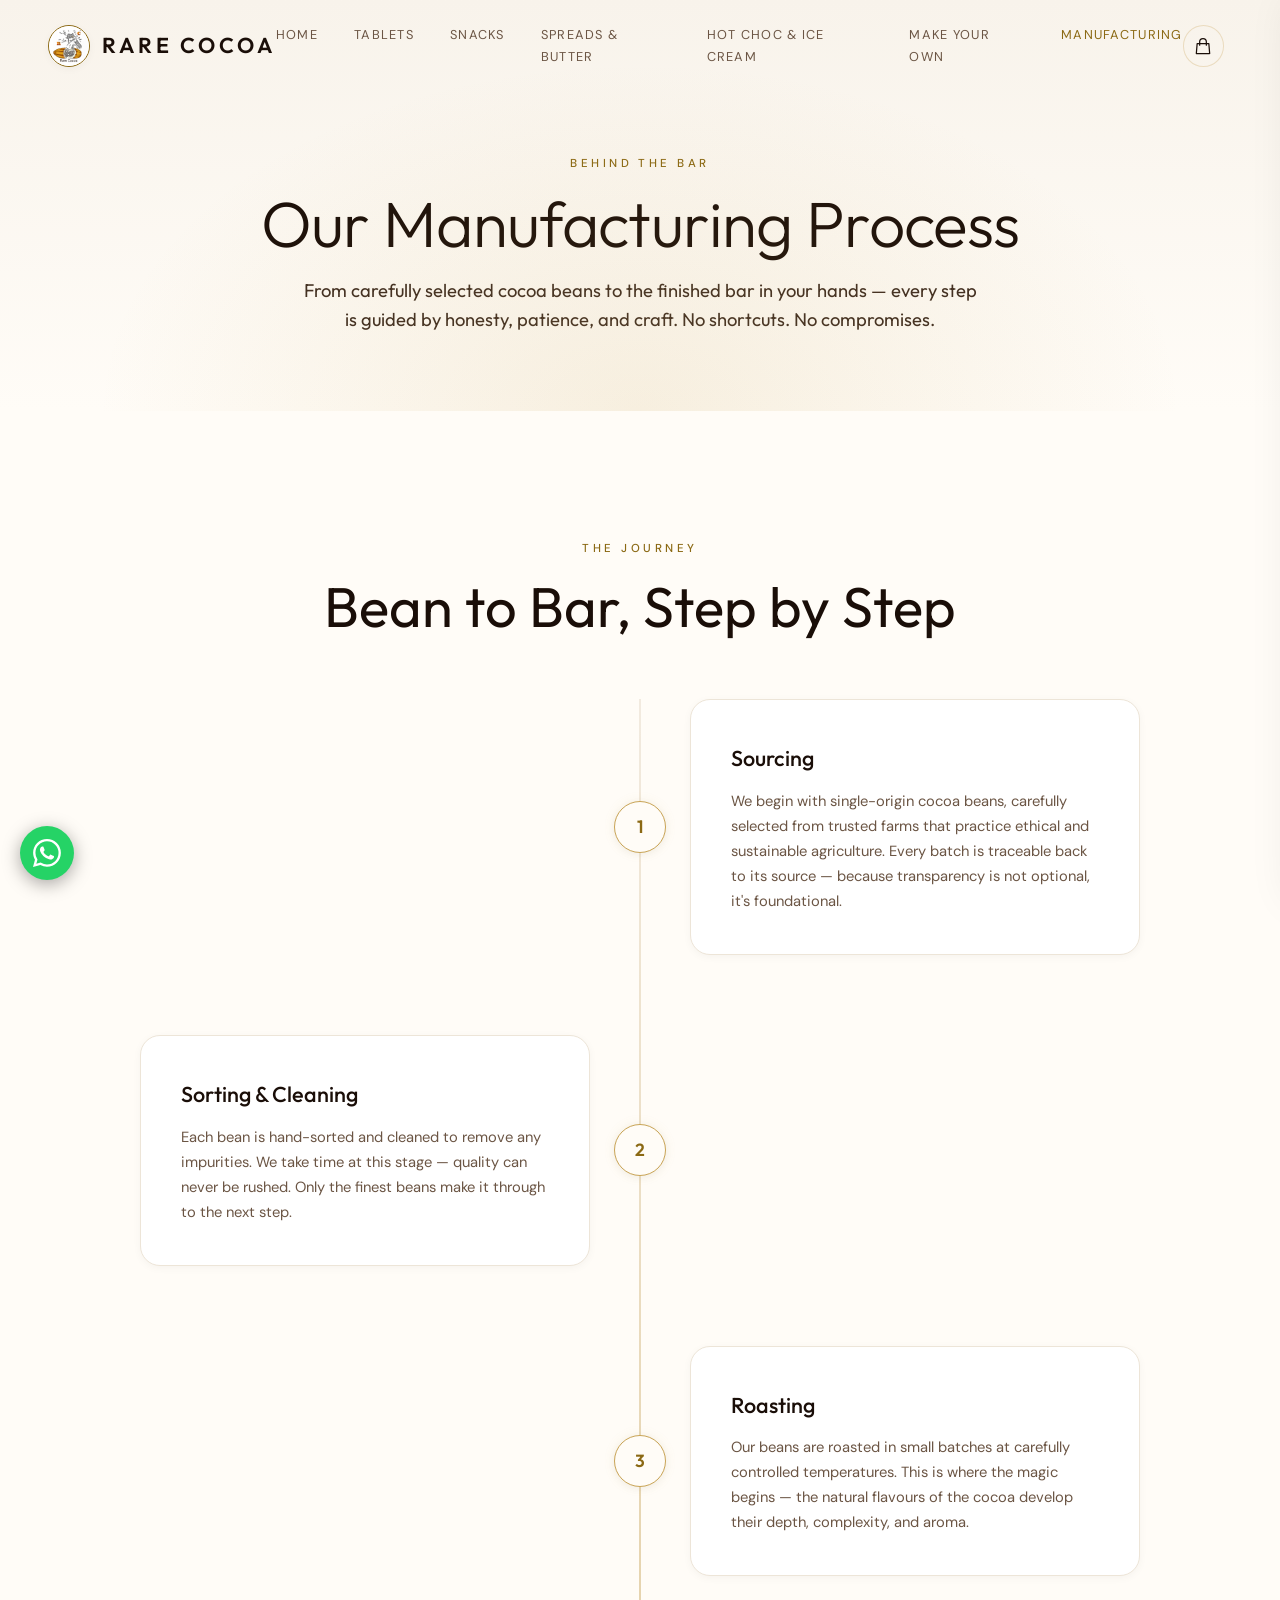
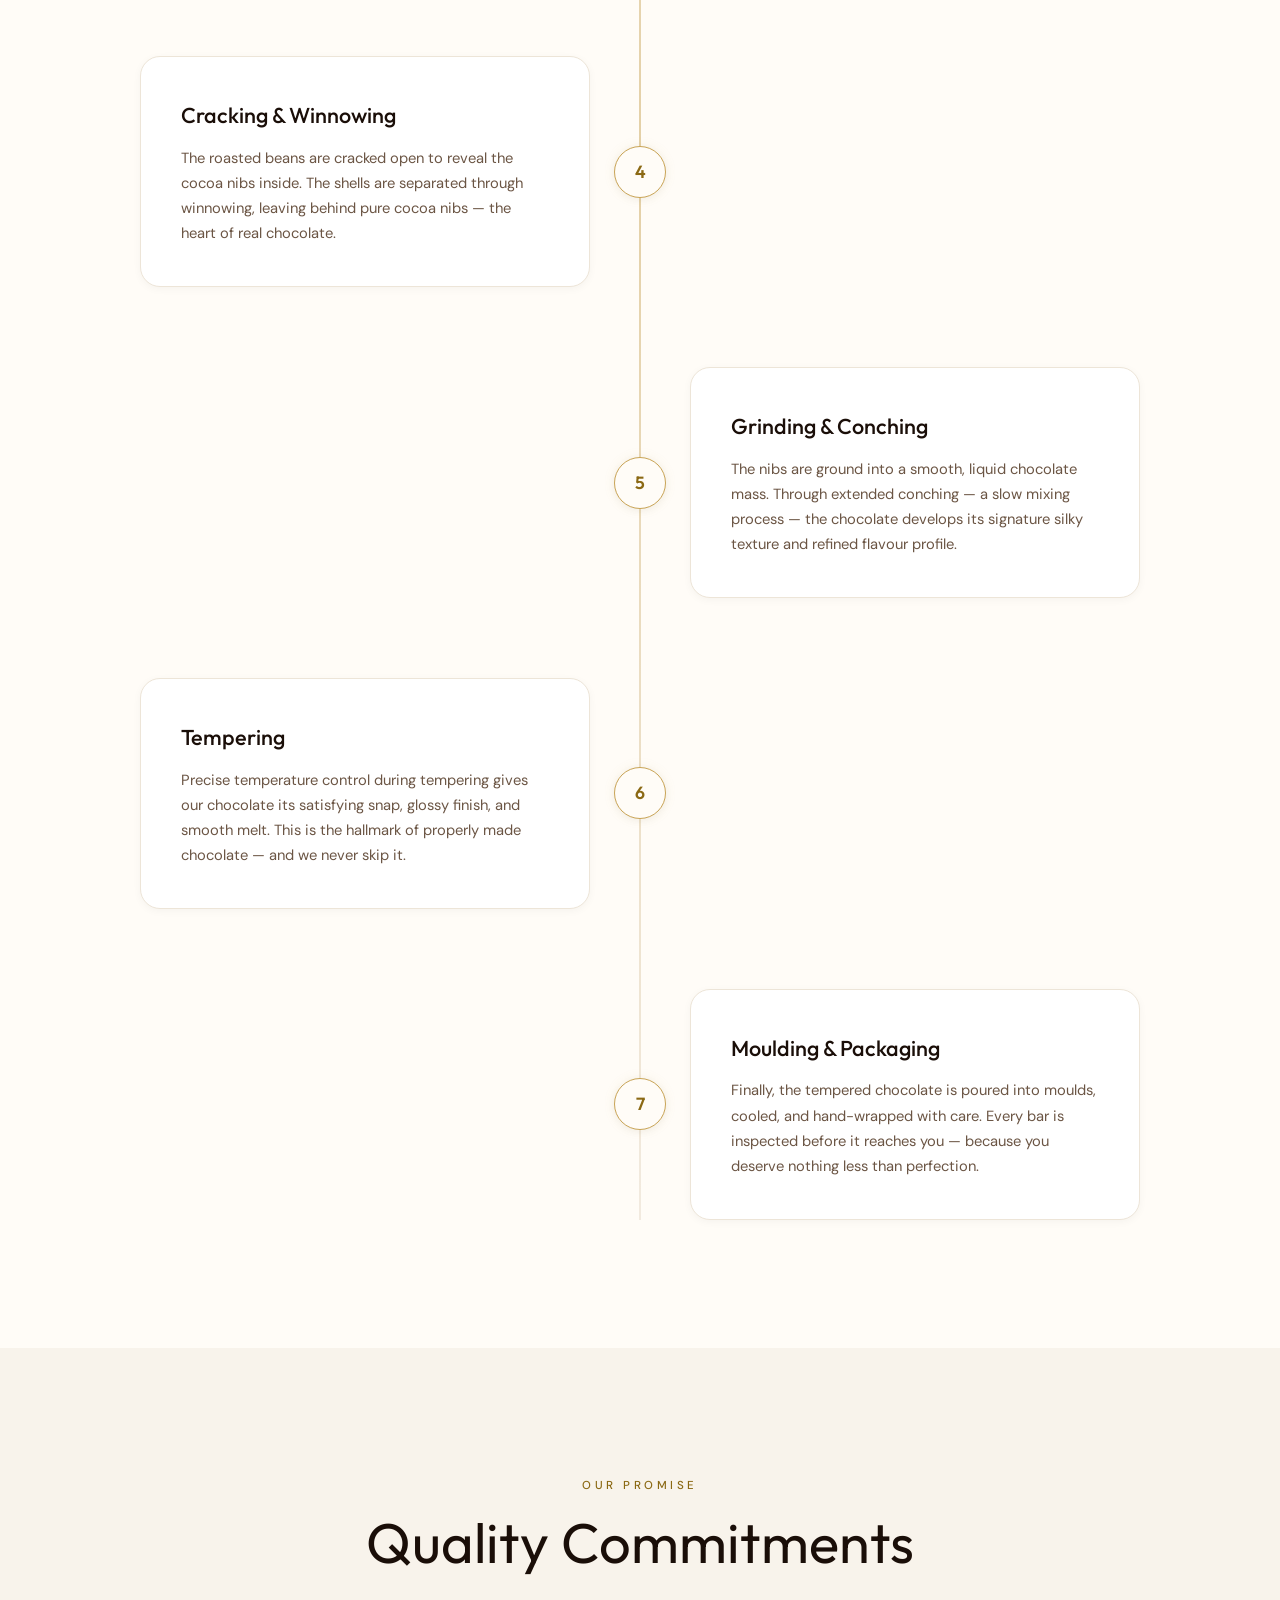
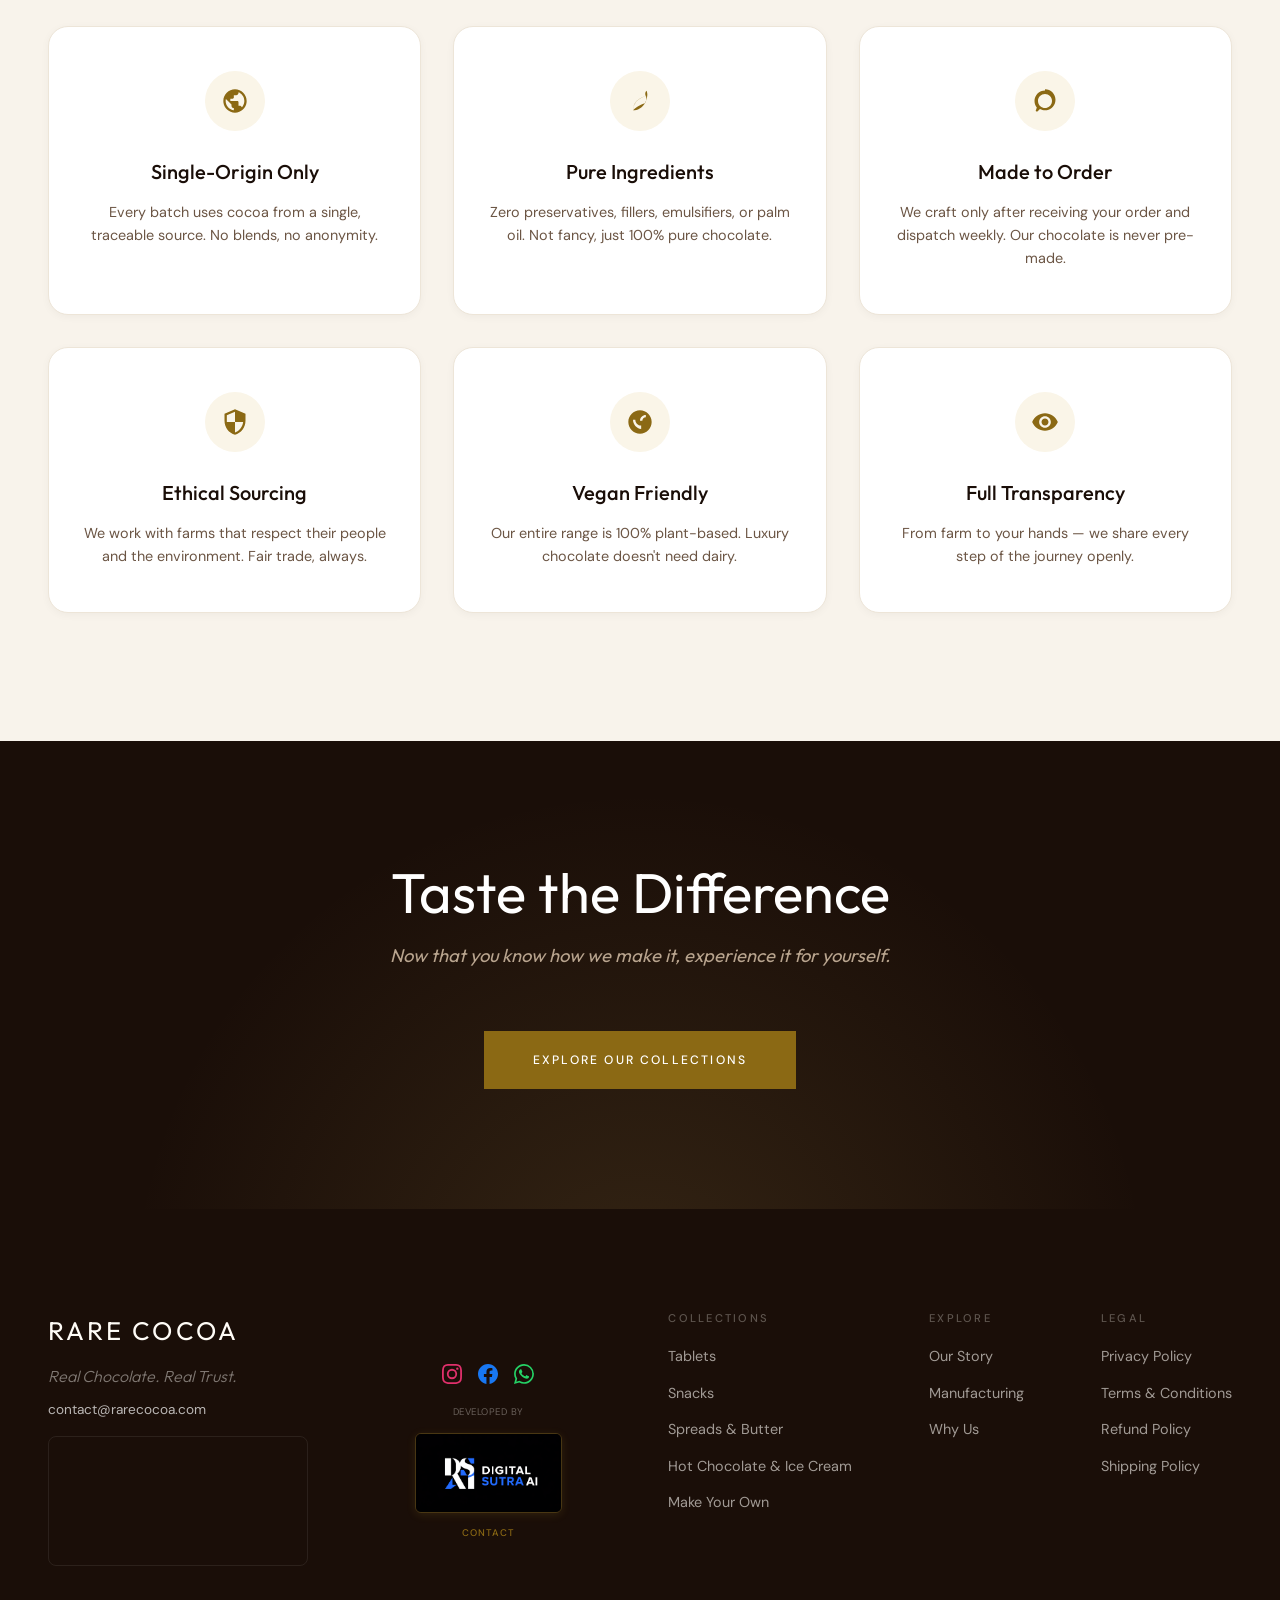
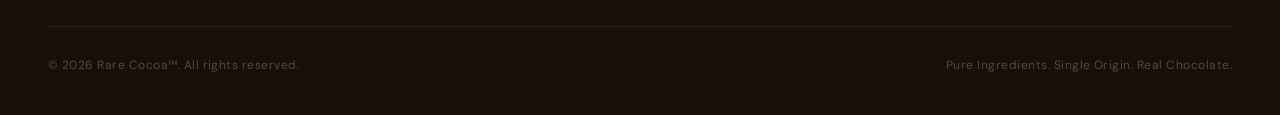
<file: manufacturing.html>
<!DOCTYPE html>
<html lang="en">
<head>
    <!-- Google tag (gtag.js) -->
  <script async src="https://www.googletagmanager.com/gtag/js?id=G-1JV77Z9L9T"></script>
  <script>
    window.dataLayer = window.dataLayer || [];
    function gtag(){dataLayer.push(arguments);}
    gtag('js', new Date());

    gtag('config', 'G-1JV77Z9L9T');
  </script>

<meta charset="UTF-8">
  <meta name="viewport" content="width=device-width, initial-scale=1.0">
  <title>Our Manufacturing Process — Rare Cocoa™</title>
  <meta name="description" content="Discover our traditional craft chocolate making journey. From ethical farm sourcing to micro-batch stone grinding.">
  <meta name="keywords" content="Rare Cocoa, rarecocoa.com, bean to bar, chocolate manufacturing, ethical cocoa, craft chocolate process">
  <meta name="robots" content="index, follow, max-snippet:-1, max-image-preview:large, max-video-preview:-1">
  <link rel="canonical" href="https://rarecocoa.com/manufacturing.html">
  <!-- Favicon for Google Search & Browsers -->
  <link rel="icon" href="/favicon.ico" sizes="48x48" type="image/x-icon">
  <link rel="apple-touch-icon" href="/apple-touch-icon.png">
  <!-- Geographic & India Region Targeting (Matches Google Business Profile) -->
  <meta name="geo.region" content="IN-AP">
  <meta name="geo.placename" content="Poranki, Vijayawada, Andhra Pradesh 521137, India">
  <meta name="geo.position" content="16.4851;80.6974">
  <meta name="ICBM" content="16.4851, 80.6974">
  <meta name="language" content="English">
  <meta name="author" content="Rare Cocoa">
  <meta name="apple-mobile-web-app-title" content="Rare Cocoa">
  <meta name="application-name" content="Rare Cocoa">

  <!-- Open Graph -->
  <meta property="og:type" content="website">
  <meta property="og:url" content="https://rarecocoa.com/manufacturing.html">
  <meta property="og:site_name" content="Rare Cocoa">
  <meta property="og:title" content="Bean to Bar Process — Rare Cocoa™">
  <meta property="og:description" content="Discover our traditional craft chocolate making journey. From ethical farm sourcing to micro-batch stone grinding.">
  <meta property="og:image" content="https://rarecocoa.com/logo.png">

  <!-- Twitter / X -->
  <meta name="twitter:card" content="summary_large_image">
  <meta name="twitter:url" content="https://rarecocoa.com/manufacturing.html">
  <meta name="twitter:title" content="Bean to Bar Process — Rare Cocoa™">
  <meta name="twitter:description" content="Discover our traditional craft chocolate making journey. From ethical farm sourcing to micro-batch stone grinding.">
  <meta name="twitter:image" content="https://rarecocoa.com/logo.png">
  <link rel="preconnect" href="https://fonts.googleapis.com">
  <link rel="preconnect" href="https://fonts.gstatic.com" crossorigin>
  <link rel="preload" href="https://fonts.googleapis.com/css2?family=Outfit:wght@300;400;500;600;700&family=DM+Sans:ital,opsz,wght@0,9..40,300;0,9..40,400;0,9..40,500;0,9..40,600;0,9..40,700;1,9..40,400&display=swap" as="style" onload="this.onload=null;this.rel='stylesheet'">
  <noscript><link rel="stylesheet" href="https://fonts.googleapis.com/css2?family=Outfit:wght@300;400;500;600;700&family=DM+Sans:ital,opsz,wght@0,9..40,300;0,9..40,400;0,9..40,500;0,9..40,600;0,9..40,700;1,9..40,400&display=swap"></noscript>
  <link rel="stylesheet" href="styles.css?v=v80">
  <link rel="stylesheet" href="pages.css?v=v80">
  <script>
    if ('serviceWorker' in navigator) {
      navigator.serviceWorker.getRegistrations().then(function(regs) {
        for (var i = 0; i < regs.length; i++) { regs[i].unregister(); }
      });
      if ('caches' in window) {
        caches.keys().then(function(keys) {
          keys.forEach(function(k) { caches.delete(k); });
        });
      }
    }
    try {
      for (var k in localStorage) {
        if (k && k.indexOf('rc_products_') === 0 && k.indexOf('rc_products_v53_') === -1) {
          localStorage.removeItem(k);
        }
      }
    } catch(e) {}
  </script>
</head>
<body>
  <!-- Premium Loader -->
  <div id="premium-loader" class="premium-loader">
    <div class="loader-content">
      <img src="logo.avif" alt="Rare Cocoa" class="loader-logo-img">
      <div class="loader-logo">Rare Cocoa</div>
      <div class="loader-tagline">The Soul of Chocolate</div>
      <div class="loader-progress-bar">
        <div class="loader-progress-line" id="loader-progress-line"></div>
      </div>
      <div class="loader-status" id="loader-status">0%</div>
    </div>
  </div>
  <script>
    (function() {
      var loader = document.getElementById('premium-loader');
      var line = document.getElementById('loader-progress-line');
      var status = document.getElementById('loader-status');
      var progress = 0;
      var interval = setInterval(function() {
        progress += Math.random() * 18 + 5;
        if (progress > 100) progress = 100;
        if (line) line.style.width = progress + '%';
        if (status) status.textContent = Math.round(progress) + '%';
        
        var logoImg = document.querySelector('.loader-logo-img');
        var logoText = document.querySelector('.loader-logo');
        if (logoImg) {
          var glowVal = 8 + (progress / 100) * 16;
          var opacityVal = 0.2 + (progress / 100) * 0.6;
          logoImg.style.boxShadow = '0 0 ' + glowVal + 'px rgba(212, 175, 55, ' + opacityVal + ')';
        }
        if (logoText) {
          var scaleVal = 1 + (progress / 100) * 0.05;
          logoText.style.transform = 'scale(' + scaleVal + ')';
        }

        if (progress >= 100) {
          clearInterval(interval);
          setTimeout(function() {
            if (loader) {
              loader.classList.add('fade-out');
              setTimeout(function() { loader.remove(); }, 600);
            }
          }, 200);
        }
      }, 180);
      setTimeout(function() {
        clearInterval(interval);
        if (line) line.style.width = '100%';
        if (status) status.textContent = '100%';
        
        var logoImg = document.querySelector('.loader-logo-img');
        var logoText = document.querySelector('.loader-logo');
        if (logoImg) {
          logoImg.style.boxShadow = '0 0 24px rgba(212, 175, 55, 0.8)';
        }
        if (logoText) {
          logoText.style.transform = 'scale(1.05)';
        }

        setTimeout(function() {
          if (loader && !loader.classList.contains('fade-out')) {
            loader.classList.add('fade-out');
            setTimeout(function() { loader.remove(); }, 600);
          }
        }, 200);
      }, 2000);
    })();
  </script>

  <nav class="nav" id="nav">
    <div class="nav-inner">
      <a href="index.html" class="nav-logo">
        <img src="logo.avif" alt="Rare Cocoa Logo" class="nav-logo-img">
        <span>RARE COCOA</span>
      </a>
      <div class="nav-links">
        <a href="index.html">Home</a>
        <a href="tablets.html">Tablets</a>
        <a href="snacks.html">Snacks</a>
        <a href="spreads.html">Spreads &amp; Butter</a>
        <a href="hot-chocolate-ice-cream.html">Hot Choc & Ice Cream</a>
        <a href="make-your-own.html">Make Your Own</a>
        <a href="manufacturing.html" style="color:var(--accent);">Manufacturing</a>
      </div>
      <button class="nav-menu-btn" id="menuBtn" aria-label="Toggle menu"><span></span><span></span><span></span></button>
    </div>
  </nav>
  <div class="mobile-menu" id="mobileMenu">
    <a href="index.html">Home</a>
    <a href="tablets.html">Tablets</a>
    <a href="snacks.html">Snacks</a>
    <a href="spreads.html">Spreads &amp; Butter</a>
    <a href="hot-chocolate-ice-cream.html">Hot Choc & Ice Cream</a>
    <a href="make-your-own.html">Make Your Own</a>
    <a href="manufacturing.html">Manufacturing</a>
  </div>

  <!-- Hero -->
  <section class="mfg-hero">
    <div class="container">
      <span class="section-label center">Behind the Bar</span>
      <h1 class="section-title center">Our Manufacturing Process</h1>
      <p class="page-hero-desc">From carefully selected cocoa beans to the finished bar in your hands — every step is guided by honesty, patience, and craft. No shortcuts. No compromises.</p>
    </div>
  </section>

  <!-- Process Timeline -->
  <section class="process-timeline">
    <div class="container">
      <span class="section-label center">The Journey</span>
      <h2 class="section-title center">Bean to Bar, Step by Step</h2>

      <div class="timeline">

        <div class="timeline-step reveal">
          <div class="timeline-marker-container">
            <div class="timeline-marker">1</div>
          </div>
          <div class="timeline-content">
            <h3>Sourcing</h3>
            <p>We begin with single-origin cocoa beans, carefully selected from trusted farms that practice ethical and sustainable agriculture. Every batch is traceable back to its source — because transparency is not optional, it's foundational.</p>
          </div>
          <div class="timeline-step-space"></div>
        </div>

        <div class="timeline-step reveal">
          <div class="timeline-marker-container">
            <div class="timeline-marker">2</div>
          </div>
          <div class="timeline-content">
            <h3>Sorting & Cleaning</h3>
            <p>Each bean is hand-sorted and cleaned to remove any impurities. We take time at this stage — quality can never be rushed. Only the finest beans make it through to the next step.</p>
          </div>
          <div class="timeline-step-space"></div>
        </div>

        <div class="timeline-step reveal">
          <div class="timeline-marker-container">
            <div class="timeline-marker">3</div>
          </div>
          <div class="timeline-content">
            <h3>Roasting</h3>
            <p>Our beans are roasted in small batches at carefully controlled temperatures. This is where the magic begins — the natural flavours of the cocoa develop their depth, complexity, and aroma.</p>
          </div>
          <div class="timeline-step-space"></div>
        </div>

        <div class="timeline-step reveal">
          <div class="timeline-marker-container">
            <div class="timeline-marker">4</div>
          </div>
          <div class="timeline-content">
            <h3>Cracking & Winnowing</h3>
            <p>The roasted beans are cracked open to reveal the cocoa nibs inside. The shells are separated through winnowing, leaving behind pure cocoa nibs — the heart of real chocolate.</p>
          </div>
          <div class="timeline-step-space"></div>
        </div>

        <div class="timeline-step reveal">
          <div class="timeline-marker-container">
            <div class="timeline-marker">5</div>
          </div>
          <div class="timeline-content">
            <h3>Grinding & Conching</h3>
            <p>The nibs are ground into a smooth, liquid chocolate mass. Through extended conching — a slow mixing process — the chocolate develops its signature silky texture and refined flavour profile.</p>
          </div>
          <div class="timeline-step-space"></div>
        </div>

        <div class="timeline-step reveal">
          <div class="timeline-marker-container">
            <div class="timeline-marker">6</div>
          </div>
          <div class="timeline-content">
            <h3>Tempering</h3>
            <p>Precise temperature control during tempering gives our chocolate its satisfying snap, glossy finish, and smooth melt. This is the hallmark of properly made chocolate — and we never skip it.</p>
          </div>
          <div class="timeline-step-space"></div>
        </div>

        <div class="timeline-step reveal">
          <div class="timeline-marker-container">
            <div class="timeline-marker">7</div>
          </div>
          <div class="timeline-content">
            <h3>Moulding & Packaging</h3>
            <p>Finally, the tempered chocolate is poured into moulds, cooled, and hand-wrapped with care. Every bar is inspected before it reaches you — because you deserve nothing less than perfection.</p>
          </div>
          <div class="timeline-step-space"></div>
        </div>

      </div>
    </div>
  </section>

  <!-- Quality Commitments -->
  <section class="quality-section">
    <div class="container">
      <span class="section-label center">Our Promise</span>
      <h2 class="section-title center">Quality Commitments</h2>

      <div class="quality-grid stagger-children">

        <div class="quality-card reveal">
          <div class="quality-icon-wrapper">
            <svg viewBox="0 0 24 24"><path d="M12 2C6.48 2 2 6.48 2 12s4.48 10 10 10 10-4.48 10-10S17.52 2 12 2zm-1 17.93c-3.95-.49-7-3.85-7-7.93 0-.62.08-1.21.21-1.79L9 15v1c0 1.1.9 2 2 2v1.93zm6.9-2.53c-.26-.81-1-1.4-1.9-1.4h-1v-3c0-.55-.45-1-1-1h-6v-2h2c.55 0 1-.45 1-1V7h2c1.1 0 2-.9 2-2v-.41c2.93 1.19 5 4.06 5 7.41 0 2.08-.8 3.97-2.1 5.4z"/></svg>
          </div>
          <div class="quality-card-text">
            <h3>Single-Origin Only</h3>
            <p>Every batch uses cocoa from a single, traceable source. No blends, no anonymity.</p>
          </div>
        </div>

        <div class="quality-card reveal">
          <div class="quality-icon-wrapper">
            <svg viewBox="0 0 24 24"><path d="M17 8C8 10 5.9 16.17 6 20c3.83.1 10-2 12-11 .83-3.75-.42-5.75-.42-5.75S15.58 4.75 17 8zM6 20c.03-3.83 2.2-10 11.2-12 .67 3.75-.68 5.75-.68 5.75S10.25 15.42 6 20z"/></svg>
          </div>
          <div class="quality-card-text">
            <h3>Pure Ingredients</h3>
            <p>Zero preservatives, fillers, emulsifiers, or palm oil. Not fancy, just 100% pure chocolate.</p>
          </div>
        </div>

        <div class="quality-card reveal">
          <div class="quality-icon-wrapper">
            <svg viewBox="0 0 24 24"><path d="M12 3c-4.97 0-9 4.03-9 9 0 2.12.74 4.07 1.97 5.61L4.35 19.4c-.39.39-.39 1.02 0 1.41.39.39 1.02.39 1.41 0l1.9-1.9C9.22 19.58 10.57 20 12 20c4.97 0 9-4.03 9-9s-4.03-9-9-9zm0 15c-3.31 0-6-2.69-6-6s2.69-6 6-6 6 2.69 6 6-2.69 6-6 6z"/></svg>
          </div>
          <div class="quality-card-text">
            <h3>Made to Order</h3>
            <p>We craft only after receiving your order and dispatch weekly. Our chocolate is never pre-made.</p>
          </div>
        </div>

        <div class="quality-card reveal">
          <div class="quality-icon-wrapper">
            <svg viewBox="0 0 24 24"><path d="M12 1L3 5v6c0 5.55 3.84 10.74 9 12 5.16-1.26 9-6.45 9-12V5l-9-4zm0 10.99h7c-.53 4.12-3.28 7.79-7 8.94V12H5V6.3l7-3.11v8.8z"/></svg>
          </div>
          <div class="quality-card-text">
            <h3>Ethical Sourcing</h3>
            <p>We work with farms that respect their people and the environment. Fair trade, always.</p>
          </div>
        </div>

        <div class="quality-card reveal">
          <div class="quality-icon-wrapper">
            <svg viewBox="0 0 24 24"><path d="M12 2C6.48 2 2 6.48 2 12s4.48 10 10 10 10-4.48 10-10S17.52 2 12 2zm1 15.93c-3.95-.49-7-3.85-7-7.93h2c0 2.76 2.24 5 5 5v2.93zm-1-6.93c0-2.76 2.24-5 5-5v2c-1.66 0-3 1.34-3 3h-2z"/></svg>
          </div>
          <div class="quality-card-text">
            <h3>Vegan Friendly</h3>
            <p>Our entire range is 100% plant-based. Luxury chocolate doesn't need dairy.</p>
          </div>
        </div>

        <div class="quality-card reveal">
          <div class="quality-icon-wrapper">
            <svg viewBox="0 0 24 24"><path d="M12 4.5C7 4.5 2.73 7.61 1 12c1.73 4.39 6 7.5 11 7.5s9.27-3.11 11-7.5c-1.73-4.39-6-7.5-11-7.5zM12 17c-2.76 0-5-2.24-5-5s2.24-5 5-5 5 2.24 5 5-2.24 5-5 5zm0-8c-1.66 0-3 1.34-3 3s1.34 3 3 3 3-1.34 3-3-1.34-3-3-3z"/></svg>
          </div>
          <div class="quality-card-text">
            <h3>Full Transparency</h3>
            <p>From farm to your hands — we share every step of the journey openly.</p>
          </div>
        </div>

      </div>
    </div>
  </section>

  <!-- CTA -->
  <section style="padding:clamp(80px,10vw,120px) 0;background:var(--bg-dark);color:#fff;text-align:center;position:relative;overflow:hidden;">
    <div style="position:absolute;inset:0;background:radial-gradient(circle at 50% 120%, rgba(201, 164, 86, 0.15) 0%, transparent 60%);pointer-events:none;"></div>
    <div class="container" style="position:relative;z-index:2;">
      <h2 class="section-title center" style="color:#fff;margin-bottom:16px;">Taste the Difference</h2>
      <p style="font-family:var(--font-heading);font-size:1.15rem;font-style:italic;color:var(--text-light);margin-bottom:40px;max-width:600px;margin-left:auto;margin-right:auto;line-height:1.6;">Now that you know how we make it, experience it for yourself.</p>
      <a href="index.html#collections" class="btn-primary" style="background:var(--accent);border-color:var(--accent);color:#fff;padding:18px 48px;">Explore Our Collections</a>
    </div>
  </section>

    <!-- Footer -->
  <footer class="footer" id="footer">
    <div class="container">
      <div class="footer-top">
        <div class="footer-brand">
          <h2 class="footer-logo">RARE COCOA</h2>
          <p class="footer-tagline">Real Chocolate. Real Trust.</p>
          <p class="footer-email" style="margin-top:8px;font-size:0.85rem;"><a href="mailto:contact@rarecocoa.com" style="color:rgba(255,255,255,0.7);text-decoration:none;transition:color 0.3s;" onmouseover="this.style.color='#D4AF37'" onmouseout="this.style.color='rgba(255,255,255,0.7)'">contact@rarecocoa.com</a></p>
          <div class="footer-map-box" style="width:260px;height:130px;border-radius:8px;overflow:hidden;border:1px solid rgba(255,255,255,0.08);margin-top:15px;">
            <iframe src="https://maps.google.com/maps?q=Rare%20Cocoa%20Poranki%20Vijayawada&t=&z=14&ie=UTF8&iwloc=&output=embed" width="100%" height="100%" style="border:0;" allowfullscreen="" loading="lazy" referrerpolicy="no-referrer-when-downgrade"></iframe>
          </div>
        </div>
        <div class="footer-meta-wrapper">
          <div class="footer-meta-row">
            <div class="footer-social-icons">
              <a href="https://www.instagram.com/rarecocoa/?hl=en" target="_blank" rel="noopener" aria-label="Instagram" style="color:#E1306C;display:inline-flex;transition:transform 0.3s,filter 0.3s;" onmouseover="this.style.transform='scale(1.15)'" onmouseout="this.style.transform='scale(1)'"><svg width="20" height="20" fill="currentColor" viewBox="0 0 24 24"><path d="M12 2.163c3.204 0 3.584.012 4.85.07 3.252.148 4.771 1.691 4.919 4.919.058 1.265.069 1.645.069 4.849 0 3.205-.012 3.584-.069 4.849-.149 3.225-1.664 4.771-4.919 4.919-1.266.058-1.644.07-4.85.07-3.204 0-3.584-.012-4.849-.07-3.26-.149-4.771-1.699-4.919-4.92-.058-1.265-.07-1.644-.07-4.849 0-3.204.013-3.583.07-4.849.149-3.227 1.664-4.771 4.919-4.919 1.266-.057 1.645-.069 4.849-.069zM12 0C8.741 0 8.333.014 7.053.072 2.695.272.273 2.69.073 7.051.014 8.333 0 8.741 0 12c0 3.259.014 3.668.072 4.948.2 4.358 2.618 6.78 6.98 6.98 1.281.058 1.689.072 4.948.072 3.259 0 3.668-.014 4.948-.072 4.354-.2 6.782-2.618 6.979-6.98.059-1.28.073-1.689.073-4.948 0-3.259-.014-3.667-.072-4.947-.196-4.354-2.617-6.78-6.979-6.98C15.668.014 15.259 0 12 0zm0 5.838a6.162 6.162 0 100 12.324 6.162 6.162 0 000-12.324zM12 16a4 4 0 110-8 4 4 0 010 8zm6.406-11.845a1.44 1.44 0 100 2.881 1.44 1.44 0 000-2.881z"/></svg></a>
              <a href="https://www.facebook.com/p/Rare-Cocoa-61575199524262/" target="_blank" rel="noopener" aria-label="Facebook" style="color:#1877F2;display:inline-flex;transition:transform 0.3s,filter 0.3s;" onmouseover="this.style.transform='scale(1.15)'" onmouseout="this.style.transform='scale(1)'"><svg width="20" height="20" fill="currentColor" viewBox="0 0 24 24"><path d="M24 12.073c0-6.627-5.373-12-12-12s-12 5.373-12 12c0 5.99 4.388 10.954 10.125 11.854v-8.385H7.078v-3.47h3.047V9.43c0-3.007 1.792-4.669 4.533-4.669 1.312 0 2.686.235 2.686.235v2.953H15.83c-1.491 0-1.956.925-1.956 1.874v2.25h3.328l-.532 3.47h-2.796v8.385C19.612 23.027 24 18.062 24 12.073z"/></svg></a>
              <a href="https://wa.me/919676114516" target="_blank" rel="noopener" aria-label="WhatsApp" style="color:#25D366;display:inline-flex;transition:transform 0.3s,filter 0.3s;" onmouseover="this.style.transform='scale(1.15)'" onmouseout="this.style.transform='scale(1)'"><svg width="20" height="20" fill="currentColor" viewBox="0 0 16 16"><path d="M13.601 2.326A7.85 7.85 0 0 0 7.994 0C3.627 0 .068 3.558.064 7.926c0 1.399.366 2.76 1.057 3.965L0 16l4.204-1.102a7.9 7.9 0 0 0 3.79.965h.004c4.368 0 7.926-3.558 7.93-7.93A7.9 7.9 0 0 0 13.6 2.326zM7.994 14.521a6.6 6.6 0 0 1-3.356-.92l-.24-.144-2.494.654.666-2.433-.156-.251a6.56 6.56 0 0 1-1.007-3.505c0-3.626 2.957-6.584 6.591-6.584a6.56 6.56 0 0 1 4.66 1.931 6.56 6.56 0 0 1 1.928 4.66c-.004 3.639-2.961 6.592-6.592 6.592m3.615-4.934c-.197-.099-1.17-.578-1.353-.646-.182-.065-.315-.099-.445.099-.133.197-.513.646-.627.775-.114.133-.232.148-.43.05-.197-.1-.836-.308-1.592-.985-.59-.525-.985-1.175-1.103-1.372-.114-.198-.011-.304.088-.403.087-.088.197-.232.296-.346.1-.114.133-.198.198-.33.065-.134.034-.248-.015-.347-.05-.099-.445-1.076-.612-1.47-.16-.389-.323-.335-.445-.34-.114-.007-.247-.007-.38-.007a.73.73 0 0 0-.529.247c-.182.198-.691.677-.691 1.654s.71 1.916.81 2.049c.098.133 1.394 2.132 3.383 2.992.47.205.84.326 1.129.418.475.152.904.129 1.246.08.38-.058 1.171-.48 1.338-.943.164-.464.164-.86.114-.943-.049-.084-.182-.133-.38-.232"/></svg></a>
            </div>
            <div class="footer-developer-block">
              <span class="footer-dev-label">Developed by</span>
              <a href="https://digitalsutraai.vercel.app" target="_blank" rel="noopener" class="footer-dev-logo-link">
                <img src="assets/full_logo_digitalsutraai.png" alt="Digital Sutra AI" class="footer-dev-logo">
              </a>
              <a href="https://digitalsutraai.vercel.app" target="_blank" rel="noopener" class="footer-dev-contact">Contact</a>
            </div>
          </div>
        </div>
        <div class="footer-links">
          <div class="footer-col">
            <h4>Collections</h4>
            <a href="tablets.html">Tablets</a>
            <a href="snacks.html">Snacks</a>
            <a href="spreads.html">Spreads &amp; Butter</a>
            <a href="hot-chocolate-ice-cream.html">Hot Chocolate &amp; Ice Cream</a>
            <a href="make-your-own.html">Make Your Own</a>
          </div>
          <div class="footer-col">
            <h4>Explore</h4>
            <a href="index.html#story">Our Story</a>
            <a href="manufacturing.html">Manufacturing</a>
            <a href="index.html#compare">Why Us</a>
          </div>
          <div class="footer-col">
            <h4>Legal</h4>
            <a href="privacy-policy.html">Privacy Policy</a>
            <a href="terms.html">Terms &amp; Conditions</a>
            <a href="refund-policy.html">Refund Policy</a>
            <a href="shipping-policy.html">Shipping Policy</a>
          </div>
        </div>
      </div>
      <div class="footer-bottom">
        <p>&copy; 2026 Rare Cocoa&trade;. All rights reserved.</p>
        <p>Pure Ingredients. Single Origin. Real Chocolate.</p>
      </div>
    </div>
  </footer>
  <script src="cart.js?v=v86"></script>
  <script src="pages.js?v=v86"></script>
</body>
</html>
</file>
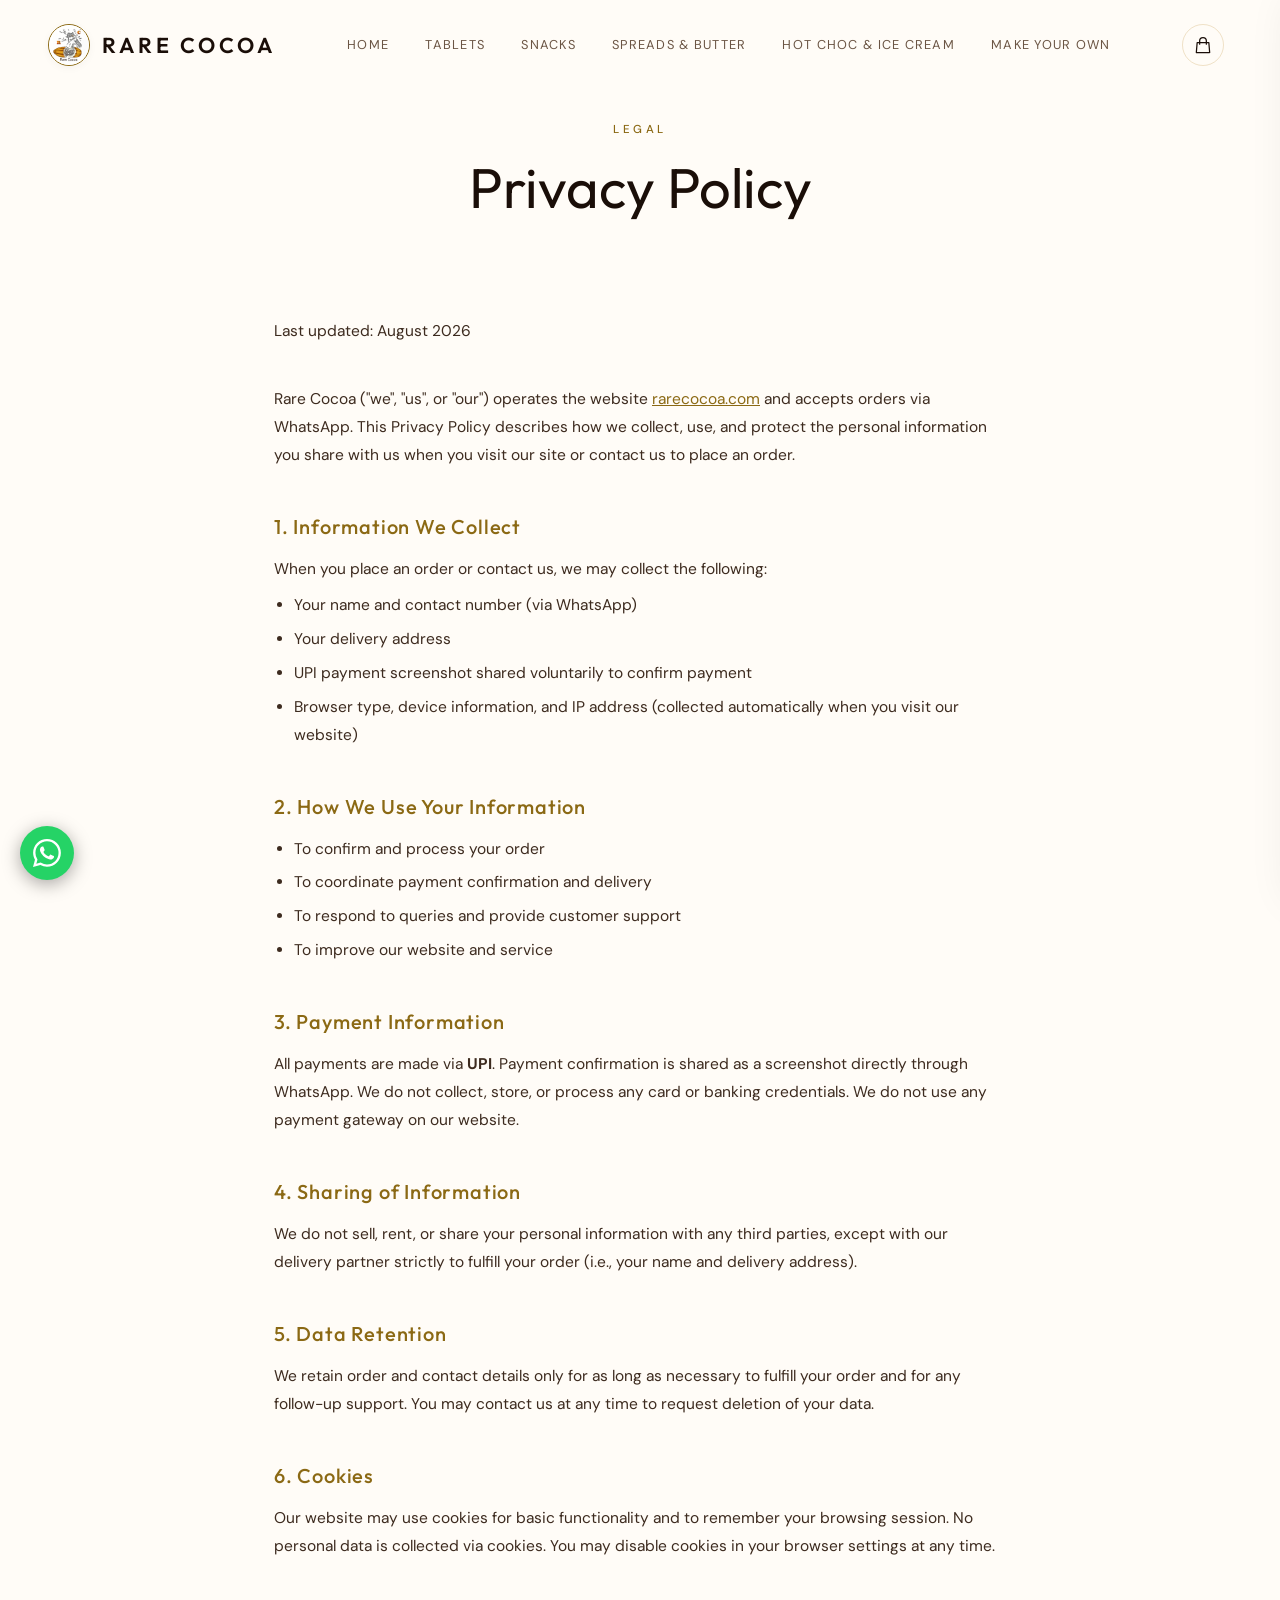
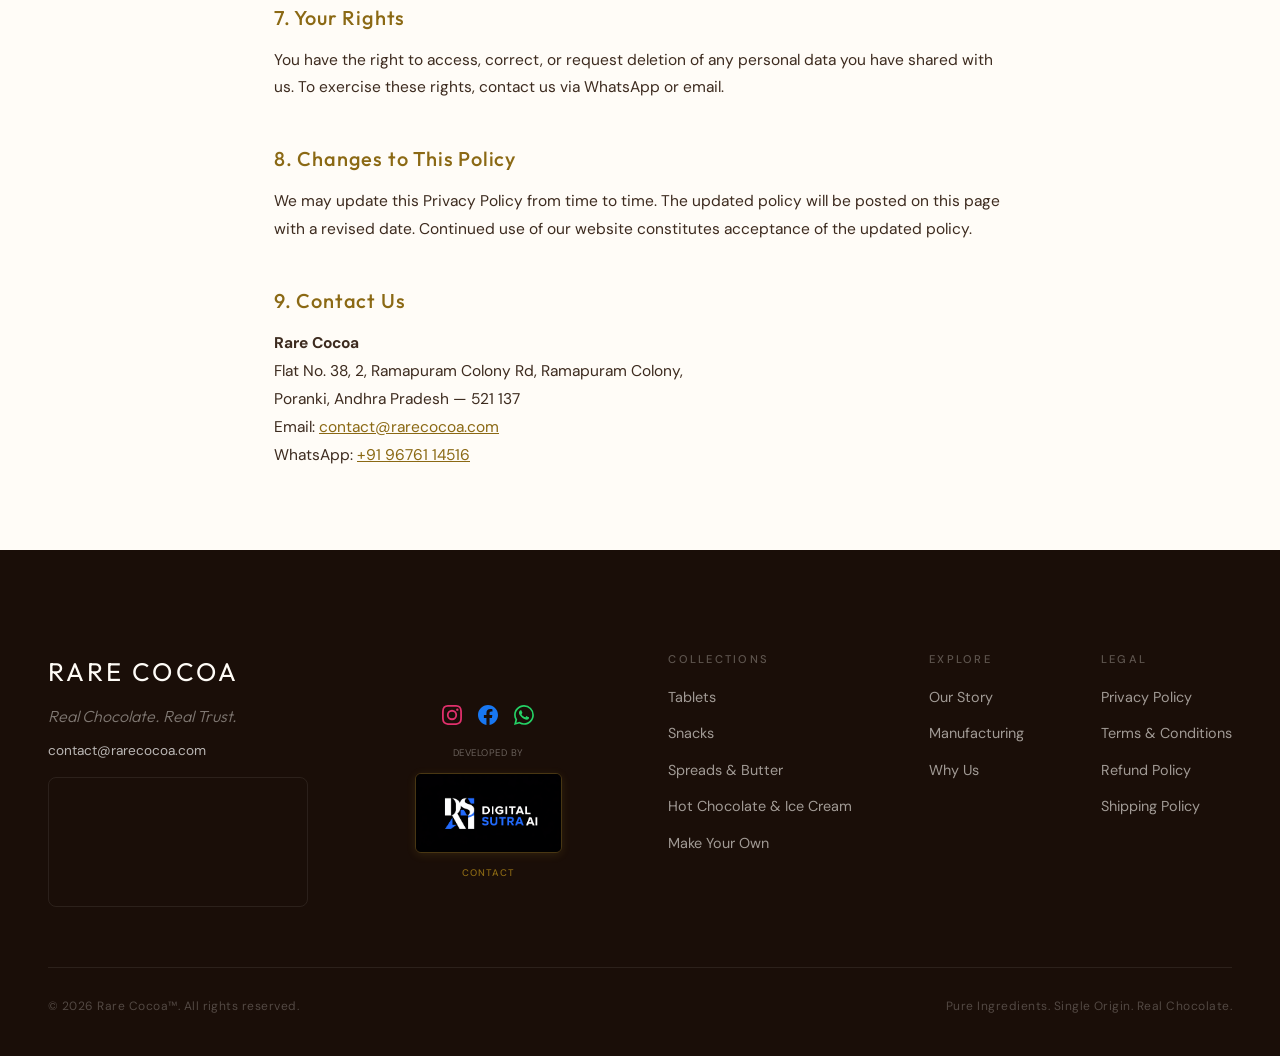
<file: privacy-policy.html>
<!DOCTYPE html>
<html lang="en">
<head>
    <!-- Google tag (gtag.js) -->
  <script async src="https://www.googletagmanager.com/gtag/js?id=G-1JV77Z9L9T"></script>
  <script>
    window.dataLayer = window.dataLayer || [];
    function gtag(){dataLayer.push(arguments);}
    gtag('js', new Date());

    gtag('config', 'G-1JV77Z9L9T');
  </script>

<meta charset="UTF-8">
  <meta name="viewport" content="width=device-width, initial-scale=1.0">
  <title>Privacy Policy — Rare Cocoa™</title>
  <meta name="description" content="Read the Privacy Policy of Rare Cocoa. We are committed to protecting your personal information and your right to privacy.">
  <link rel="canonical" href="https://rarecocoa.com/privacy-policy.html">
  <!-- Favicon for Google Search & Browsers -->
  <link rel="icon" href="/favicon.ico" sizes="48x48" type="image/x-icon">
  <link rel="apple-touch-icon" href="/apple-touch-icon.png">
  <!-- Geographic & India Region Targeting (Matches Google Business Profile) -->
  <meta name="geo.region" content="IN-AP">
  <meta name="geo.placename" content="Poranki, Vijayawada, Andhra Pradesh 521137, India">
  <meta name="geo.position" content="16.4851;80.6974">
  <meta name="ICBM" content="16.4851, 80.6974">
  <meta name="language" content="English">
  <meta name="author" content="Rare Cocoa">
  <meta name="apple-mobile-web-app-title" content="Rare Cocoa">
  <meta name="application-name" content="Rare Cocoa">
  <meta property="og:type" content="website">
  <meta property="og:title" content="Privacy Policy — Rare Cocoa™">
  <meta property="og:description" content="Read the Privacy Policy of Rare Cocoa. We are committed to protecting your personal information and your right to privacy.">
  <meta property="og:url" content="https://rarecocoa.com/privacy-policy.html">
  <meta property="og:image" content="https://rarecocoa.com/logo.avif">
  <meta property="og:site_name" content="Rare Cocoa">
  <link rel="preconnect" href="https://fonts.googleapis.com">
  <link rel="preconnect" href="https://fonts.gstatic.com" crossorigin>
  <link rel="preload" href="https://fonts.googleapis.com/css2?family=Outfit:wght@300;400;500;600;700&family=DM+Sans:ital,opsz,wght@0,9..40,300;0,9..40,400;0,9..40,500;0,9..40,600;0,9..40,700;1,9..40,400&display=swap" as="style" onload="this.onload=null;this.rel='stylesheet'">
  <noscript><link rel="stylesheet" href="https://fonts.googleapis.com/css2?family=Outfit:wght@300;400;500;600;700&family=DM+Sans:ital,opsz,wght@0,9..40,300;0,9..40,400;0,9..40,500;0,9..40,600;0,9..40,700;1,9..40,400&display=swap"></noscript>
  <link rel="stylesheet" href="styles.css?v=v80">
  <link rel="stylesheet" href="pages.css?v=v80">
  <style>
    .policy-hero { padding: 120px 0 60px; text-align: center; }
    .policy-body { max-width: 780px; margin: 0 auto; padding: 0 24px 80px; }
    .policy-body h2 { font-family: var(--font-heading); font-size: 1.25rem; font-weight: 500; color: var(--accent); margin: 40px 0 12px; letter-spacing: 0.04em; }
    .policy-body p, .policy-body li { font-family: var(--font-body); font-size: 0.97rem; line-height: 1.8; color: var(--text-secondary); }
    .policy-body ul { padding-left: 20px; margin: 8px 0 16px; }
    .policy-body li { margin-bottom: 6px; }
    .policy-body a { color: var(--accent); text-decoration: underline; }
    .policy-updated { font-size: 0.82rem; color: var(--text-muted, #888); margin-bottom: 40px; }
  </style>
  <script>
    if ('serviceWorker' in navigator) {
      navigator.serviceWorker.getRegistrations().then(function(regs) {
        for (var i = 0; i < regs.length; i++) { regs[i].unregister(); }
      });
      if ('caches' in window) {
        caches.keys().then(function(keys) {
          keys.forEach(function(k) { caches.delete(k); });
        });
      }
    }
    try {
      for (var k in localStorage) {
        if (k && k.indexOf('rc_products_') === 0 && k.indexOf('rc_products_v53_') === -1) {
          localStorage.removeItem(k);
        }
      }
    } catch(e) {}
  </script>
</head>
<body>
  <!-- Premium Loader -->
  <div id="premium-loader" class="premium-loader">
    <div class="loader-content">
      <img src="logo.avif" alt="Rare Cocoa" class="loader-logo-img">
      <div class="loader-logo">Rare Cocoa</div>
      <div class="loader-tagline">The Soul of Chocolate</div>
      <div class="loader-progress-bar">
        <div class="loader-progress-line" id="loader-progress-line"></div>
      </div>
      <div class="loader-status" id="loader-status">0%</div>
    </div>
  </div>
  <script>
    (function() {
      var loader = document.getElementById('premium-loader');
      var line = document.getElementById('loader-progress-line');
      var status = document.getElementById('loader-status');
      var progress = 0;
      var interval = setInterval(function() {
        progress += Math.random() * 18 + 5;
        if (progress > 100) progress = 100;
        if (line) line.style.width = progress + '%';
        if (status) status.textContent = Math.round(progress) + '%';
        if (progress >= 100) {
          clearInterval(interval);
          setTimeout(function() {
            if (loader) {
              loader.classList.add('fade-out');
              setTimeout(function() { loader.remove(); }, 600);
            }
          }, 200);
        }
      }, 180);
      setTimeout(function() {
        clearInterval(interval);
        if (line) line.style.width = '100%';
        if (status) status.textContent = '100%';
        setTimeout(function() {
          if (loader && !loader.classList.contains('fade-out')) {
            loader.classList.add('fade-out');
            setTimeout(function() { loader.remove(); }, 600);
          }
        }, 200);
      }, 2000);
    })();
  </script>

  <!-- Nav -->
  <nav class="nav" id="nav">
    <div class="nav-inner">
      <a href="index.html" class="nav-logo">
        <img src="logo.avif" alt="Rare Cocoa Logo" class="nav-logo-img">
        <span>RARE COCOA</span>
      </a>
      <div class="nav-links">
        <a href="index.html">Home</a>
        <a href="tablets.html">Tablets</a>
        <a href="snacks.html">Snacks</a>
        <a href="spreads.html">Spreads &amp; Butter</a>
        <a href="hot-chocolate-ice-cream.html">Hot Choc &amp; Ice Cream</a>
        <a href="make-your-own.html">Make Your Own</a>
      </div>
      <button class="nav-menu-btn" id="menuBtn" aria-label="Toggle menu"><span></span><span></span><span></span></button>
    </div>
  </nav>
  <div class="mobile-menu" id="mobileMenu">
    <a href="index.html">Home</a>
    <a href="tablets.html">Tablets</a>
    <a href="snacks.html">Snacks</a>
    <a href="spreads.html">Spreads &amp; Butter</a>
    <a href="hot-chocolate-ice-cream.html">Hot Choc &amp; Ice Cream</a>
    <a href="make-your-own.html">Make Your Own</a>
  </div>

  <!-- Hero -->
  <section class="policy-hero">
    <div class="container">
      <span class="section-label center">Legal</span>
      <h1 class="section-title center">Privacy Policy</h1>
    </div>
  </section>

  <!-- Body -->
  <div class="policy-body">
    <p class="policy-updated">Last updated: August 2026</p>

    <p>Rare Cocoa ("we", "us", or "our") operates the website <a href="https://rarecocoa.com">rarecocoa.com</a> and accepts orders via WhatsApp. This Privacy Policy describes how we collect, use, and protect the personal information you share with us when you visit our site or contact us to place an order.</p>

    <h2>1. Information We Collect</h2>
    <p>When you place an order or contact us, we may collect the following:</p>
    <ul>
      <li>Your name and contact number (via WhatsApp)</li>
      <li>Your delivery address</li>
      <li>UPI payment screenshot shared voluntarily to confirm payment</li>
      <li>Browser type, device information, and IP address (collected automatically when you visit our website)</li>
    </ul>

    <h2>2. How We Use Your Information</h2>
    <ul>
      <li>To confirm and process your order</li>
      <li>To coordinate payment confirmation and delivery</li>
      <li>To respond to queries and provide customer support</li>
      <li>To improve our website and service</li>
    </ul>

    <h2>3. Payment Information</h2>
    <p>All payments are made via <strong>UPI</strong>. Payment confirmation is shared as a screenshot directly through WhatsApp. We do not collect, store, or process any card or banking credentials. We do not use any payment gateway on our website.</p>

    <h2>4. Sharing of Information</h2>
    <p>We do not sell, rent, or share your personal information with any third parties, except with our delivery partner strictly to fulfill your order (i.e., your name and delivery address).</p>

    <h2>5. Data Retention</h2>
    <p>We retain order and contact details only for as long as necessary to fulfill your order and for any follow-up support. You may contact us at any time to request deletion of your data.</p>

    <h2>6. Cookies</h2>
    <p>Our website may use cookies for basic functionality and to remember your browsing session. No personal data is collected via cookies. You may disable cookies in your browser settings at any time.</p>

    <h2>7. Your Rights</h2>
    <p>You have the right to access, correct, or request deletion of any personal data you have shared with us. To exercise these rights, contact us via WhatsApp or email.</p>

    <h2>8. Changes to This Policy</h2>
    <p>We may update this Privacy Policy from time to time. The updated policy will be posted on this page with a revised date. Continued use of our website constitutes acceptance of the updated policy.</p>

    <h2>9. Contact Us</h2>
    <p>
      <strong>Rare Cocoa</strong><br>
      Flat No. 38, 2, Ramapuram Colony Rd, Ramapuram Colony,<br>
      Poranki, Andhra Pradesh — 521 137<br>
      Email: <a href="mailto:contact@rarecocoa.com">contact@rarecocoa.com</a><br>
      WhatsApp: <a href="https://wa.me/919676114516">+91 96761 14516</a>
    </p>
  </div>

    <!-- Footer -->
  <footer class="footer" id="footer">
    <div class="container">
      <div class="footer-top">
        <div class="footer-brand">
          <h2 class="footer-logo">RARE COCOA</h2>
          <p class="footer-tagline">Real Chocolate. Real Trust.</p>
          <p class="footer-email" style="margin-top:8px;font-size:0.85rem;"><a href="mailto:contact@rarecocoa.com" style="color:rgba(255,255,255,0.7);text-decoration:none;transition:color 0.3s;" onmouseover="this.style.color='#D4AF37'" onmouseout="this.style.color='rgba(255,255,255,0.7)'">contact@rarecocoa.com</a></p>
          <div class="footer-map-box" style="width:260px;height:130px;border-radius:8px;overflow:hidden;border:1px solid rgba(255,255,255,0.08);margin-top:15px;">
            <iframe src="https://maps.google.com/maps?q=Rare%20Cocoa%20Poranki%20Vijayawada&t=&z=14&ie=UTF8&iwloc=&output=embed" width="100%" height="100%" style="border:0;" allowfullscreen="" loading="lazy" referrerpolicy="no-referrer-when-downgrade"></iframe>
          </div>
        </div>
        <div class="footer-meta-wrapper">
          <div class="footer-meta-row">
            <div class="footer-social-icons">
              <a href="https://www.instagram.com/rarecocoa/?hl=en" target="_blank" rel="noopener" aria-label="Instagram" style="color:#E1306C;display:inline-flex;transition:transform 0.3s,filter 0.3s;" onmouseover="this.style.transform='scale(1.15)'" onmouseout="this.style.transform='scale(1)'"><svg width="20" height="20" fill="currentColor" viewBox="0 0 24 24"><path d="M12 2.163c3.204 0 3.584.012 4.85.07 3.252.148 4.771 1.691 4.919 4.919.058 1.265.069 1.645.069 4.849 0 3.205-.012 3.584-.069 4.849-.149 3.225-1.664 4.771-4.919 4.919-1.266.058-1.644.07-4.85.07-3.204 0-3.584-.012-4.849-.07-3.26-.149-4.771-1.699-4.919-4.92-.058-1.265-.07-1.644-.07-4.849 0-3.204.013-3.583.07-4.849.149-3.227 1.664-4.771 4.919-4.919 1.266-.057 1.645-.069 4.849-.069zM12 0C8.741 0 8.333.014 7.053.072 2.695.272.273 2.69.073 7.051.014 8.333 0 8.741 0 12c0 3.259.014 3.668.072 4.948.2 4.358 2.618 6.78 6.98 6.98 1.281.058 1.689.072 4.948.072 3.259 0 3.668-.014 4.948-.072 4.354-.2 6.782-2.618 6.979-6.98.059-1.28.073-1.689.073-4.948 0-3.259-.014-3.667-.072-4.947-.196-4.354-2.617-6.78-6.979-6.98C15.668.014 15.259 0 12 0zm0 5.838a6.162 6.162 0 100 12.324 6.162 6.162 0 000-12.324zM12 16a4 4 0 110-8 4 4 0 010 8zm6.406-11.845a1.44 1.44 0 100 2.881 1.44 1.44 0 000-2.881z"/></svg></a>
              <a href="https://www.facebook.com/p/Rare-Cocoa-61575199524262/" target="_blank" rel="noopener" aria-label="Facebook" style="color:#1877F2;display:inline-flex;transition:transform 0.3s,filter 0.3s;" onmouseover="this.style.transform='scale(1.15)'" onmouseout="this.style.transform='scale(1)'"><svg width="20" height="20" fill="currentColor" viewBox="0 0 24 24"><path d="M24 12.073c0-6.627-5.373-12-12-12s-12 5.373-12 12c0 5.99 4.388 10.954 10.125 11.854v-8.385H7.078v-3.47h3.047V9.43c0-3.007 1.792-4.669 4.533-4.669 1.312 0 2.686.235 2.686.235v2.953H15.83c-1.491 0-1.956.925-1.956 1.874v2.25h3.328l-.532 3.47h-2.796v8.385C19.612 23.027 24 18.062 24 12.073z"/></svg></a>
              <a href="https://wa.me/919676114516" target="_blank" rel="noopener" aria-label="WhatsApp" style="color:#25D366;display:inline-flex;transition:transform 0.3s,filter 0.3s;" onmouseover="this.style.transform='scale(1.15)'" onmouseout="this.style.transform='scale(1)'"><svg width="20" height="20" fill="currentColor" viewBox="0 0 16 16"><path d="M13.601 2.326A7.85 7.85 0 0 0 7.994 0C3.627 0 .068 3.558.064 7.926c0 1.399.366 2.76 1.057 3.965L0 16l4.204-1.102a7.9 7.9 0 0 0 3.79.965h.004c4.368 0 7.926-3.558 7.93-7.93A7.9 7.9 0 0 0 13.6 2.326zM7.994 14.521a6.6 6.6 0 0 1-3.356-.92l-.24-.144-2.494.654.666-2.433-.156-.251a6.56 6.56 0 0 1-1.007-3.505c0-3.626 2.957-6.584 6.591-6.584a6.56 6.56 0 0 1 4.66 1.931 6.56 6.56 0 0 1 1.928 4.66c-.004 3.639-2.961 6.592-6.592 6.592m3.615-4.934c-.197-.099-1.17-.578-1.353-.646-.182-.065-.315-.099-.445.099-.133.197-.513.646-.627.775-.114.133-.232.148-.43.05-.197-.1-.836-.308-1.592-.985-.59-.525-.985-1.175-1.103-1.372-.114-.198-.011-.304.088-.403.087-.088.197-.232.296-.346.1-.114.133-.198.198-.33.065-.134.034-.248-.015-.347-.05-.099-.445-1.076-.612-1.47-.16-.389-.323-.335-.445-.34-.114-.007-.247-.007-.38-.007a.73.73 0 0 0-.529.247c-.182.198-.691.677-.691 1.654s.71 1.916.81 2.049c.098.133 1.394 2.132 3.383 2.992.47.205.84.326 1.129.418.475.152.904.129 1.246.08.38-.058 1.171-.48 1.338-.943.164-.464.164-.86.114-.943-.049-.084-.182-.133-.38-.232"/></svg></a>
            </div>
            <div class="footer-developer-block">
              <span class="footer-dev-label">Developed by</span>
              <a href="https://digitalsutraai.vercel.app" target="_blank" rel="noopener" class="footer-dev-logo-link">
                <img src="assets/full_logo_digitalsutraai.png" alt="Digital Sutra AI" class="footer-dev-logo">
              </a>
              <a href="https://digitalsutraai.vercel.app" target="_blank" rel="noopener" class="footer-dev-contact">Contact</a>
            </div>
          </div>
        </div>
        <div class="footer-links">
          <div class="footer-col">
            <h4>Collections</h4>
            <a href="tablets.html">Tablets</a>
            <a href="snacks.html">Snacks</a>
            <a href="spreads.html">Spreads &amp; Butter</a>
            <a href="hot-chocolate-ice-cream.html">Hot Chocolate &amp; Ice Cream</a>
            <a href="make-your-own.html">Make Your Own</a>
          </div>
          <div class="footer-col">
            <h4>Explore</h4>
            <a href="index.html#story">Our Story</a>
            <a href="manufacturing.html">Manufacturing</a>
            <a href="index.html#compare">Why Us</a>
          </div>
          <div class="footer-col">
            <h4>Legal</h4>
            <a href="privacy-policy.html">Privacy Policy</a>
            <a href="terms.html">Terms &amp; Conditions</a>
            <a href="refund-policy.html">Refund Policy</a>
            <a href="shipping-policy.html">Shipping Policy</a>
          </div>
        </div>
      </div>
      <div class="footer-bottom">
        <p>&copy; 2026 Rare Cocoa&trade;. All rights reserved.</p>
        <p>Pure Ingredients. Single Origin. Real Chocolate.</p>
      </div>
    </div>
  </footer>
  <script src="cart.js?v=v86"></script>
  <script src="pages.js?v=v86"></script>
</body>
</html>
</file>
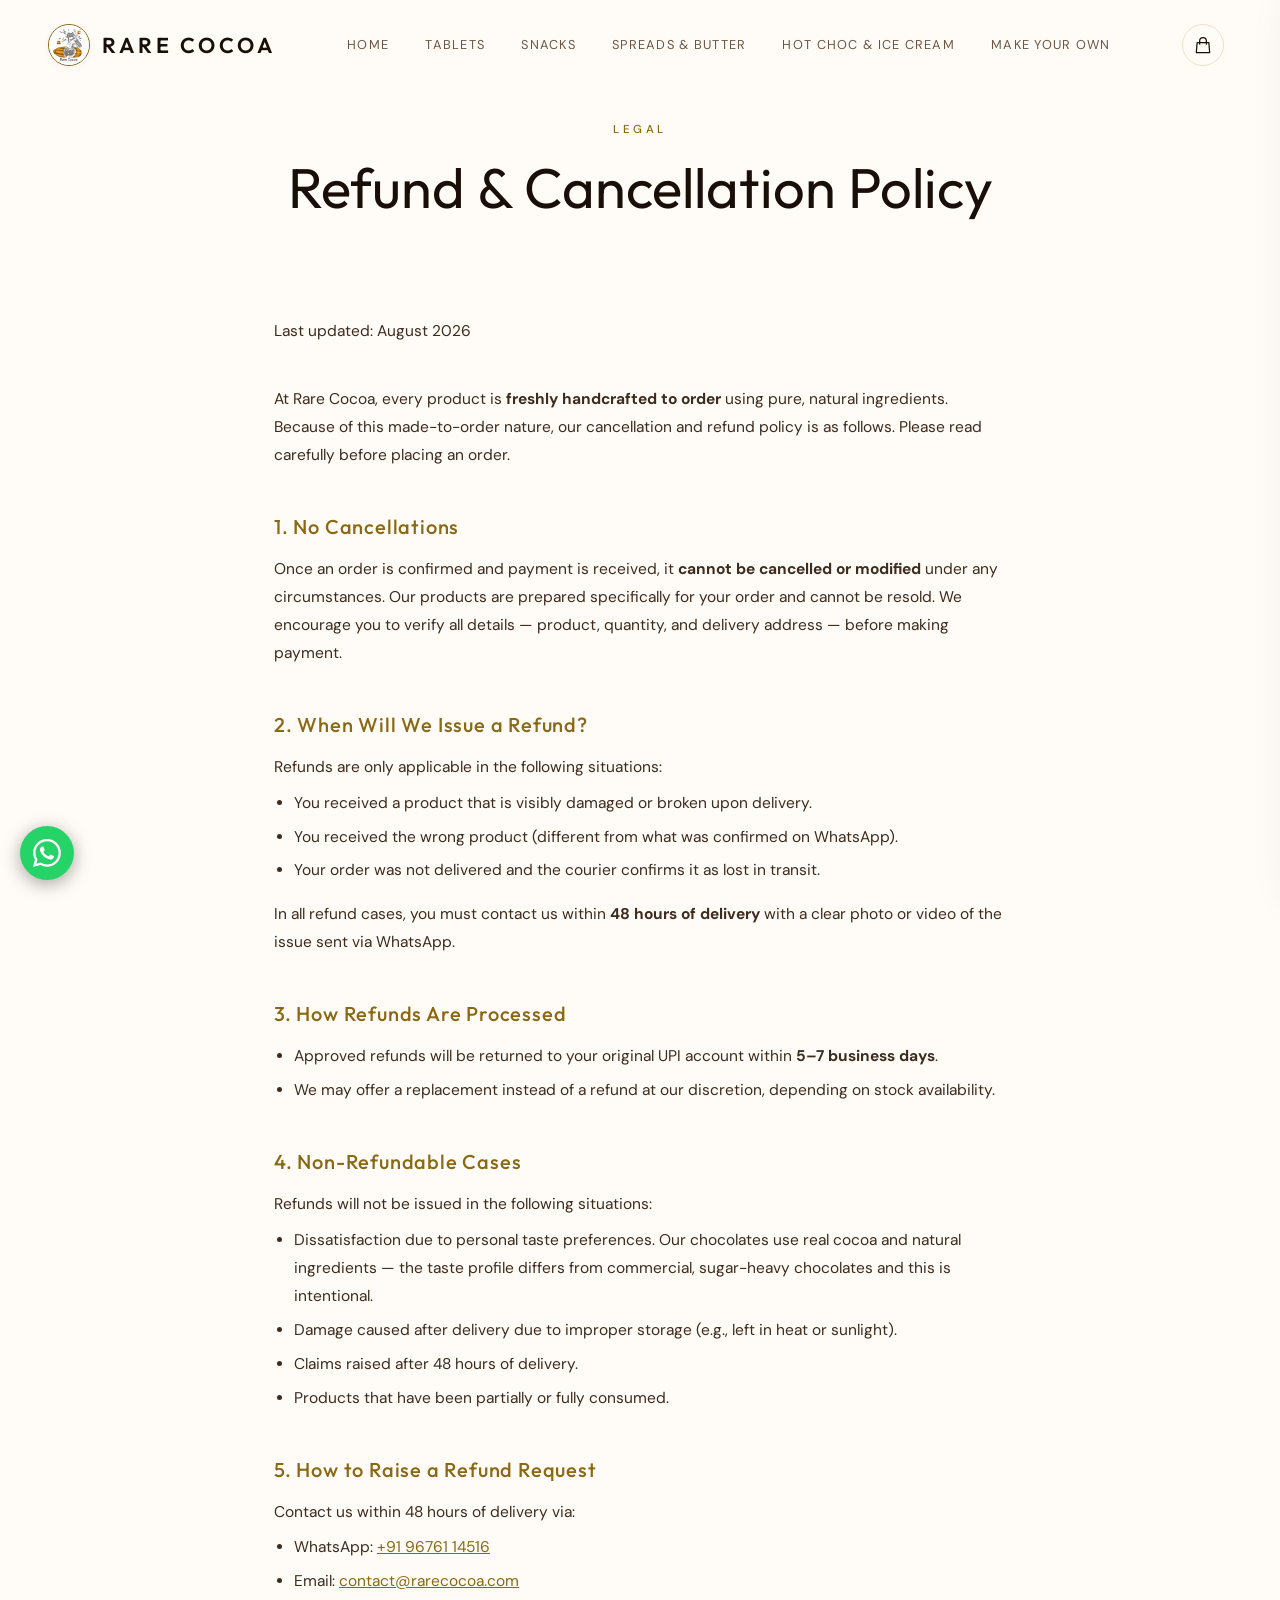
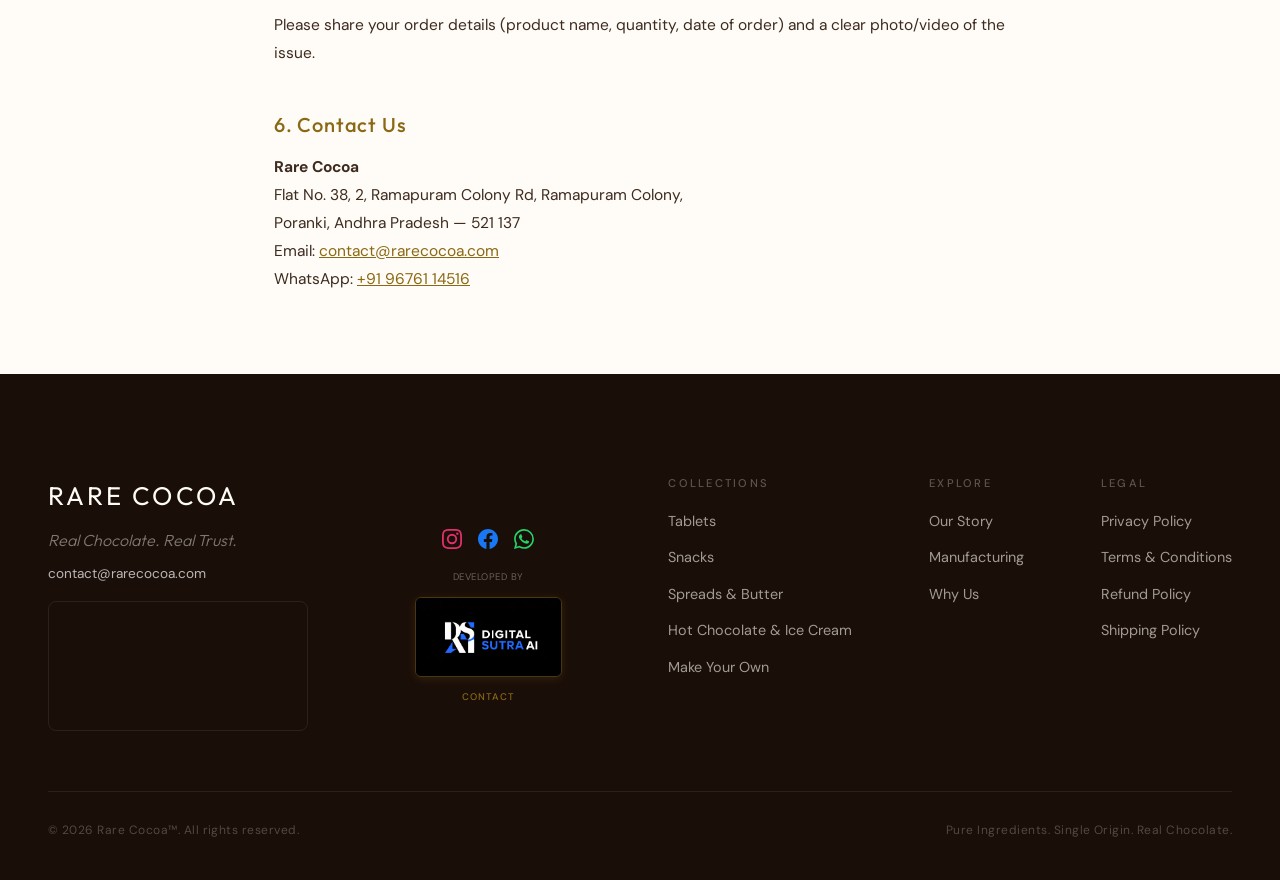
<file: refund-policy.html>
<!DOCTYPE html>
<html lang="en">
<head>
    <!-- Google tag (gtag.js) -->
  <script async src="https://www.googletagmanager.com/gtag/js?id=G-1JV77Z9L9T"></script>
  <script>
    window.dataLayer = window.dataLayer || [];
    function gtag(){dataLayer.push(arguments);}
    gtag('js', new Date());

    gtag('config', 'G-1JV77Z9L9T');
  </script>

<meta charset="UTF-8">
  <meta name="viewport" content="width=device-width, initial-scale=1.0">
  <title>Refund &amp; Cancellation Policy — Rare Cocoa™</title>
  <meta name="description" content="Read the Refund and Cancellation Policy of Rare Cocoa. We stand behind every batch we make.">
  <link rel="canonical" href="https://rarecocoa.com/refund-policy.html">
  <!-- Favicon for Google Search & Browsers -->
  <link rel="icon" href="/favicon.ico" sizes="48x48" type="image/x-icon">
  <link rel="apple-touch-icon" href="/apple-touch-icon.png">
  <!-- Geographic & India Region Targeting (Matches Google Business Profile) -->
  <meta name="geo.region" content="IN-AP">
  <meta name="geo.placename" content="Poranki, Vijayawada, Andhra Pradesh 521137, India">
  <meta name="geo.position" content="16.4851;80.6974">
  <meta name="ICBM" content="16.4851, 80.6974">
  <meta name="language" content="English">
  <meta name="author" content="Rare Cocoa">
  <meta name="apple-mobile-web-app-title" content="Rare Cocoa">
  <meta name="application-name" content="Rare Cocoa">
  <meta property="og:type" content="website">
  <meta property="og:title" content="Refund &amp; Cancellation Policy — Rare Cocoa™">
  <meta property="og:description" content="Read the Refund and Cancellation Policy of Rare Cocoa. We stand behind every batch we make.">
  <meta property="og:url" content="https://rarecocoa.com/refund-policy.html">
  <meta property="og:image" content="https://rarecocoa.com/logo.avif">
  <meta property="og:site_name" content="Rare Cocoa">
  <link rel="preconnect" href="https://fonts.googleapis.com">
  <link rel="preconnect" href="https://fonts.gstatic.com" crossorigin>
  <link rel="preload" href="https://fonts.googleapis.com/css2?family=Outfit:wght@300;400;500;600;700&family=DM+Sans:ital,opsz,wght@0,9..40,300;0,9..40,400;0,9..40,500;0,9..40,600;0,9..40,700;1,9..40,400&display=swap" as="style" onload="this.onload=null;this.rel='stylesheet'">
  <noscript><link rel="stylesheet" href="https://fonts.googleapis.com/css2?family=Outfit:wght@300;400;500;600;700&family=DM+Sans:ital,opsz,wght@0,9..40,300;0,9..40,400;0,9..40,500;0,9..40,600;0,9..40,700;1,9..40,400&display=swap"></noscript>
  <link rel="stylesheet" href="styles.css?v=v80">
  <link rel="stylesheet" href="pages.css?v=v80">
  <style>
    .policy-hero { padding: 120px 0 60px; text-align: center; }
    .policy-body { max-width: 780px; margin: 0 auto; padding: 0 24px 80px; }
    .policy-body h2 { font-family: var(--font-heading); font-size: 1.25rem; font-weight: 500; color: var(--accent); margin: 40px 0 12px; letter-spacing: 0.04em; }
    .policy-body p, .policy-body li { font-family: var(--font-body); font-size: 0.97rem; line-height: 1.8; color: var(--text-secondary); }
    .policy-body ul { padding-left: 20px; margin: 8px 0 16px; }
    .policy-body li { margin-bottom: 6px; }
    .policy-body a { color: var(--accent); text-decoration: underline; }
    .policy-updated { font-size: 0.82rem; color: var(--text-muted, #888); margin-bottom: 40px; }
  </style>
  <script>
    if ('serviceWorker' in navigator) {
      navigator.serviceWorker.getRegistrations().then(function(regs) {
        for (var i = 0; i < regs.length; i++) { regs[i].unregister(); }
      });
      if ('caches' in window) {
        caches.keys().then(function(keys) {
          keys.forEach(function(k) { caches.delete(k); });
        });
      }
    }
    try {
      for (var k in localStorage) {
        if (k && k.indexOf('rc_products_') === 0 && k.indexOf('rc_products_v53_') === -1) {
          localStorage.removeItem(k);
        }
      }
    } catch(e) {}
  </script>
</head>
<body>
  <!-- Premium Loader -->
  <div id="premium-loader" class="premium-loader">
    <div class="loader-content">
      <img src="logo.avif" alt="Rare Cocoa" class="loader-logo-img">
      <div class="loader-logo">Rare Cocoa</div>
      <div class="loader-tagline">The Soul of Chocolate</div>
      <div class="loader-progress-bar">
        <div class="loader-progress-line" id="loader-progress-line"></div>
      </div>
      <div class="loader-status" id="loader-status">0%</div>
    </div>
  </div>
  <script>
    (function() {
      var loader = document.getElementById('premium-loader');
      var line = document.getElementById('loader-progress-line');
      var status = document.getElementById('loader-status');
      var progress = 0;
      var interval = setInterval(function() {
        progress += Math.random() * 18 + 5;
        if (progress > 100) progress = 100;
        if (line) line.style.width = progress + '%';
        if (status) status.textContent = Math.round(progress) + '%';
        if (progress >= 100) {
          clearInterval(interval);
          setTimeout(function() {
            if (loader) {
              loader.classList.add('fade-out');
              setTimeout(function() { loader.remove(); }, 600);
            }
          }, 200);
        }
      }, 180);
      setTimeout(function() {
        clearInterval(interval);
        if (line) line.style.width = '100%';
        if (status) status.textContent = '100%';
        setTimeout(function() {
          if (loader && !loader.classList.contains('fade-out')) {
            loader.classList.add('fade-out');
            setTimeout(function() { loader.remove(); }, 600);
          }
        }, 200);
      }, 2000);
    })();
  </script>

  <!-- Nav -->
  <nav class="nav" id="nav">
    <div class="nav-inner">
      <a href="index.html" class="nav-logo">
        <img src="logo.avif" alt="Rare Cocoa Logo" class="nav-logo-img">
        <span>RARE COCOA</span>
      </a>
      <div class="nav-links">
        <a href="index.html">Home</a>
        <a href="tablets.html">Tablets</a>
        <a href="snacks.html">Snacks</a>
        <a href="spreads.html">Spreads &amp; Butter</a>
        <a href="hot-chocolate-ice-cream.html">Hot Choc &amp; Ice Cream</a>
        <a href="make-your-own.html">Make Your Own</a>
      </div>
      <button class="nav-menu-btn" id="menuBtn" aria-label="Toggle menu"><span></span><span></span><span></span></button>
    </div>
  </nav>
  <div class="mobile-menu" id="mobileMenu">
    <a href="index.html">Home</a>
    <a href="tablets.html">Tablets</a>
    <a href="snacks.html">Snacks</a>
    <a href="spreads.html">Spreads &amp; Butter</a>
    <a href="hot-chocolate-ice-cream.html">Hot Choc &amp; Ice Cream</a>
    <a href="make-your-own.html">Make Your Own</a>
  </div>

  <!-- Hero -->
  <section class="policy-hero">
    <div class="container">
      <span class="section-label center">Legal</span>
      <h1 class="section-title center">Refund &amp; Cancellation Policy</h1>
    </div>
  </section>

  <!-- Body -->
  <div class="policy-body">
    <p class="policy-updated">Last updated: August 2026</p>

    <p>At Rare Cocoa, every product is <strong>freshly handcrafted to order</strong> using pure, natural ingredients. Because of this made-to-order nature, our cancellation and refund policy is as follows. Please read carefully before placing an order.</p>

    <h2>1. No Cancellations</h2>
    <p>Once an order is confirmed and payment is received, it <strong>cannot be cancelled or modified</strong> under any circumstances. Our products are prepared specifically for your order and cannot be resold. We encourage you to verify all details — product, quantity, and delivery address — before making payment.</p>

    <h2>2. When Will We Issue a Refund?</h2>
    <p>Refunds are only applicable in the following situations:</p>
    <ul>
      <li>You received a product that is visibly damaged or broken upon delivery.</li>
      <li>You received the wrong product (different from what was confirmed on WhatsApp).</li>
      <li>Your order was not delivered and the courier confirms it as lost in transit.</li>
    </ul>
    <p>In all refund cases, you must contact us within <strong>48 hours of delivery</strong> with a clear photo or video of the issue sent via WhatsApp.</p>

    <h2>3. How Refunds Are Processed</h2>
    <ul>
      <li>Approved refunds will be returned to your original UPI account within <strong>5–7 business days</strong>.</li>
      <li>We may offer a replacement instead of a refund at our discretion, depending on stock availability.</li>
    </ul>

    <h2>4. Non-Refundable Cases</h2>
    <p>Refunds will not be issued in the following situations:</p>
    <ul>
      <li>Dissatisfaction due to personal taste preferences. Our chocolates use real cocoa and natural ingredients — the taste profile differs from commercial, sugar-heavy chocolates and this is intentional.</li>
      <li>Damage caused after delivery due to improper storage (e.g., left in heat or sunlight).</li>
      <li>Claims raised after 48 hours of delivery.</li>
      <li>Products that have been partially or fully consumed.</li>
    </ul>

    <h2>5. How to Raise a Refund Request</h2>
    <p>Contact us within 48 hours of delivery via:</p>
    <ul>
      <li>WhatsApp: <a href="https://wa.me/919676114516">+91 96761 14516</a></li>
      <li>Email: <a href="mailto:contact@rarecocoa.com">contact@rarecocoa.com</a></li>
    </ul>
    <p>Please share your order details (product name, quantity, date of order) and a clear photo/video of the issue.</p>

    <h2>6. Contact Us</h2>
    <p>
      <strong>Rare Cocoa</strong><br>
      Flat No. 38, 2, Ramapuram Colony Rd, Ramapuram Colony,<br>
      Poranki, Andhra Pradesh — 521 137<br>
      Email: <a href="mailto:contact@rarecocoa.com">contact@rarecocoa.com</a><br>
      WhatsApp: <a href="https://wa.me/919676114516">+91 96761 14516</a>
    </p>
  </div>

    <!-- Footer -->
  <footer class="footer" id="footer">
    <div class="container">
      <div class="footer-top">
        <div class="footer-brand">
          <h2 class="footer-logo">RARE COCOA</h2>
          <p class="footer-tagline">Real Chocolate. Real Trust.</p>
          <p class="footer-email" style="margin-top:8px;font-size:0.85rem;"><a href="mailto:contact@rarecocoa.com" style="color:rgba(255,255,255,0.7);text-decoration:none;transition:color 0.3s;" onmouseover="this.style.color='#D4AF37'" onmouseout="this.style.color='rgba(255,255,255,0.7)'">contact@rarecocoa.com</a></p>
          <div class="footer-map-box" style="width:260px;height:130px;border-radius:8px;overflow:hidden;border:1px solid rgba(255,255,255,0.08);margin-top:15px;">
            <iframe src="https://maps.google.com/maps?q=Rare%20Cocoa%20Poranki%20Vijayawada&t=&z=14&ie=UTF8&iwloc=&output=embed" width="100%" height="100%" style="border:0;" allowfullscreen="" loading="lazy" referrerpolicy="no-referrer-when-downgrade"></iframe>
          </div>
        </div>
        <div class="footer-meta-wrapper">
          <div class="footer-meta-row">
            <div class="footer-social-icons">
              <a href="https://www.instagram.com/rarecocoa/?hl=en" target="_blank" rel="noopener" aria-label="Instagram" style="color:#E1306C;display:inline-flex;transition:transform 0.3s,filter 0.3s;" onmouseover="this.style.transform='scale(1.15)'" onmouseout="this.style.transform='scale(1)'"><svg width="20" height="20" fill="currentColor" viewBox="0 0 24 24"><path d="M12 2.163c3.204 0 3.584.012 4.85.07 3.252.148 4.771 1.691 4.919 4.919.058 1.265.069 1.645.069 4.849 0 3.205-.012 3.584-.069 4.849-.149 3.225-1.664 4.771-4.919 4.919-1.266.058-1.644.07-4.85.07-3.204 0-3.584-.012-4.849-.07-3.26-.149-4.771-1.699-4.919-4.92-.058-1.265-.07-1.644-.07-4.849 0-3.204.013-3.583.07-4.849.149-3.227 1.664-4.771 4.919-4.919 1.266-.057 1.645-.069 4.849-.069zM12 0C8.741 0 8.333.014 7.053.072 2.695.272.273 2.69.073 7.051.014 8.333 0 8.741 0 12c0 3.259.014 3.668.072 4.948.2 4.358 2.618 6.78 6.98 6.98 1.281.058 1.689.072 4.948.072 3.259 0 3.668-.014 4.948-.072 4.354-.2 6.782-2.618 6.979-6.98.059-1.28.073-1.689.073-4.948 0-3.259-.014-3.667-.072-4.947-.196-4.354-2.617-6.78-6.979-6.98C15.668.014 15.259 0 12 0zm0 5.838a6.162 6.162 0 100 12.324 6.162 6.162 0 000-12.324zM12 16a4 4 0 110-8 4 4 0 010 8zm6.406-11.845a1.44 1.44 0 100 2.881 1.44 1.44 0 000-2.881z"/></svg></a>
              <a href="https://www.facebook.com/p/Rare-Cocoa-61575199524262/" target="_blank" rel="noopener" aria-label="Facebook" style="color:#1877F2;display:inline-flex;transition:transform 0.3s,filter 0.3s;" onmouseover="this.style.transform='scale(1.15)'" onmouseout="this.style.transform='scale(1)'"><svg width="20" height="20" fill="currentColor" viewBox="0 0 24 24"><path d="M24 12.073c0-6.627-5.373-12-12-12s-12 5.373-12 12c0 5.99 4.388 10.954 10.125 11.854v-8.385H7.078v-3.47h3.047V9.43c0-3.007 1.792-4.669 4.533-4.669 1.312 0 2.686.235 2.686.235v2.953H15.83c-1.491 0-1.956.925-1.956 1.874v2.25h3.328l-.532 3.47h-2.796v8.385C19.612 23.027 24 18.062 24 12.073z"/></svg></a>
              <a href="https://wa.me/919676114516" target="_blank" rel="noopener" aria-label="WhatsApp" style="color:#25D366;display:inline-flex;transition:transform 0.3s,filter 0.3s;" onmouseover="this.style.transform='scale(1.15)'" onmouseout="this.style.transform='scale(1)'"><svg width="20" height="20" fill="currentColor" viewBox="0 0 16 16"><path d="M13.601 2.326A7.85 7.85 0 0 0 7.994 0C3.627 0 .068 3.558.064 7.926c0 1.399.366 2.76 1.057 3.965L0 16l4.204-1.102a7.9 7.9 0 0 0 3.79.965h.004c4.368 0 7.926-3.558 7.93-7.93A7.9 7.9 0 0 0 13.6 2.326zM7.994 14.521a6.6 6.6 0 0 1-3.356-.92l-.24-.144-2.494.654.666-2.433-.156-.251a6.56 6.56 0 0 1-1.007-3.505c0-3.626 2.957-6.584 6.591-6.584a6.56 6.56 0 0 1 4.66 1.931 6.56 6.56 0 0 1 1.928 4.66c-.004 3.639-2.961 6.592-6.592 6.592m3.615-4.934c-.197-.099-1.17-.578-1.353-.646-.182-.065-.315-.099-.445.099-.133.197-.513.646-.627.775-.114.133-.232.148-.43.05-.197-.1-.836-.308-1.592-.985-.59-.525-.985-1.175-1.103-1.372-.114-.198-.011-.304.088-.403.087-.088.197-.232.296-.346.1-.114.133-.198.198-.33.065-.134.034-.248-.015-.347-.05-.099-.445-1.076-.612-1.47-.16-.389-.323-.335-.445-.34-.114-.007-.247-.007-.38-.007a.73.73 0 0 0-.529.247c-.182.198-.691.677-.691 1.654s.71 1.916.81 2.049c.098.133 1.394 2.132 3.383 2.992.47.205.84.326 1.129.418.475.152.904.129 1.246.08.38-.058 1.171-.48 1.338-.943.164-.464.164-.86.114-.943-.049-.084-.182-.133-.38-.232"/></svg></a>
            </div>
            <div class="footer-developer-block">
              <span class="footer-dev-label">Developed by</span>
              <a href="https://digitalsutraai.vercel.app" target="_blank" rel="noopener" class="footer-dev-logo-link">
                <img src="assets/full_logo_digitalsutraai.png" alt="Digital Sutra AI" class="footer-dev-logo">
              </a>
              <a href="https://digitalsutraai.vercel.app" target="_blank" rel="noopener" class="footer-dev-contact">Contact</a>
            </div>
          </div>
        </div>
        <div class="footer-links">
          <div class="footer-col">
            <h4>Collections</h4>
            <a href="tablets.html">Tablets</a>
            <a href="snacks.html">Snacks</a>
            <a href="spreads.html">Spreads &amp; Butter</a>
            <a href="hot-chocolate-ice-cream.html">Hot Chocolate &amp; Ice Cream</a>
            <a href="make-your-own.html">Make Your Own</a>
          </div>
          <div class="footer-col">
            <h4>Explore</h4>
            <a href="index.html#story">Our Story</a>
            <a href="manufacturing.html">Manufacturing</a>
            <a href="index.html#compare">Why Us</a>
          </div>
          <div class="footer-col">
            <h4>Legal</h4>
            <a href="privacy-policy.html">Privacy Policy</a>
            <a href="terms.html">Terms &amp; Conditions</a>
            <a href="refund-policy.html">Refund Policy</a>
            <a href="shipping-policy.html">Shipping Policy</a>
          </div>
        </div>
      </div>
      <div class="footer-bottom">
        <p>&copy; 2026 Rare Cocoa&trade;. All rights reserved.</p>
        <p>Pure Ingredients. Single Origin. Real Chocolate.</p>
      </div>
    </div>
  </footer>
  <script src="cart.js?v=v86"></script>
  <script src="pages.js?v=v86"></script>
</body>
</html>
</file>
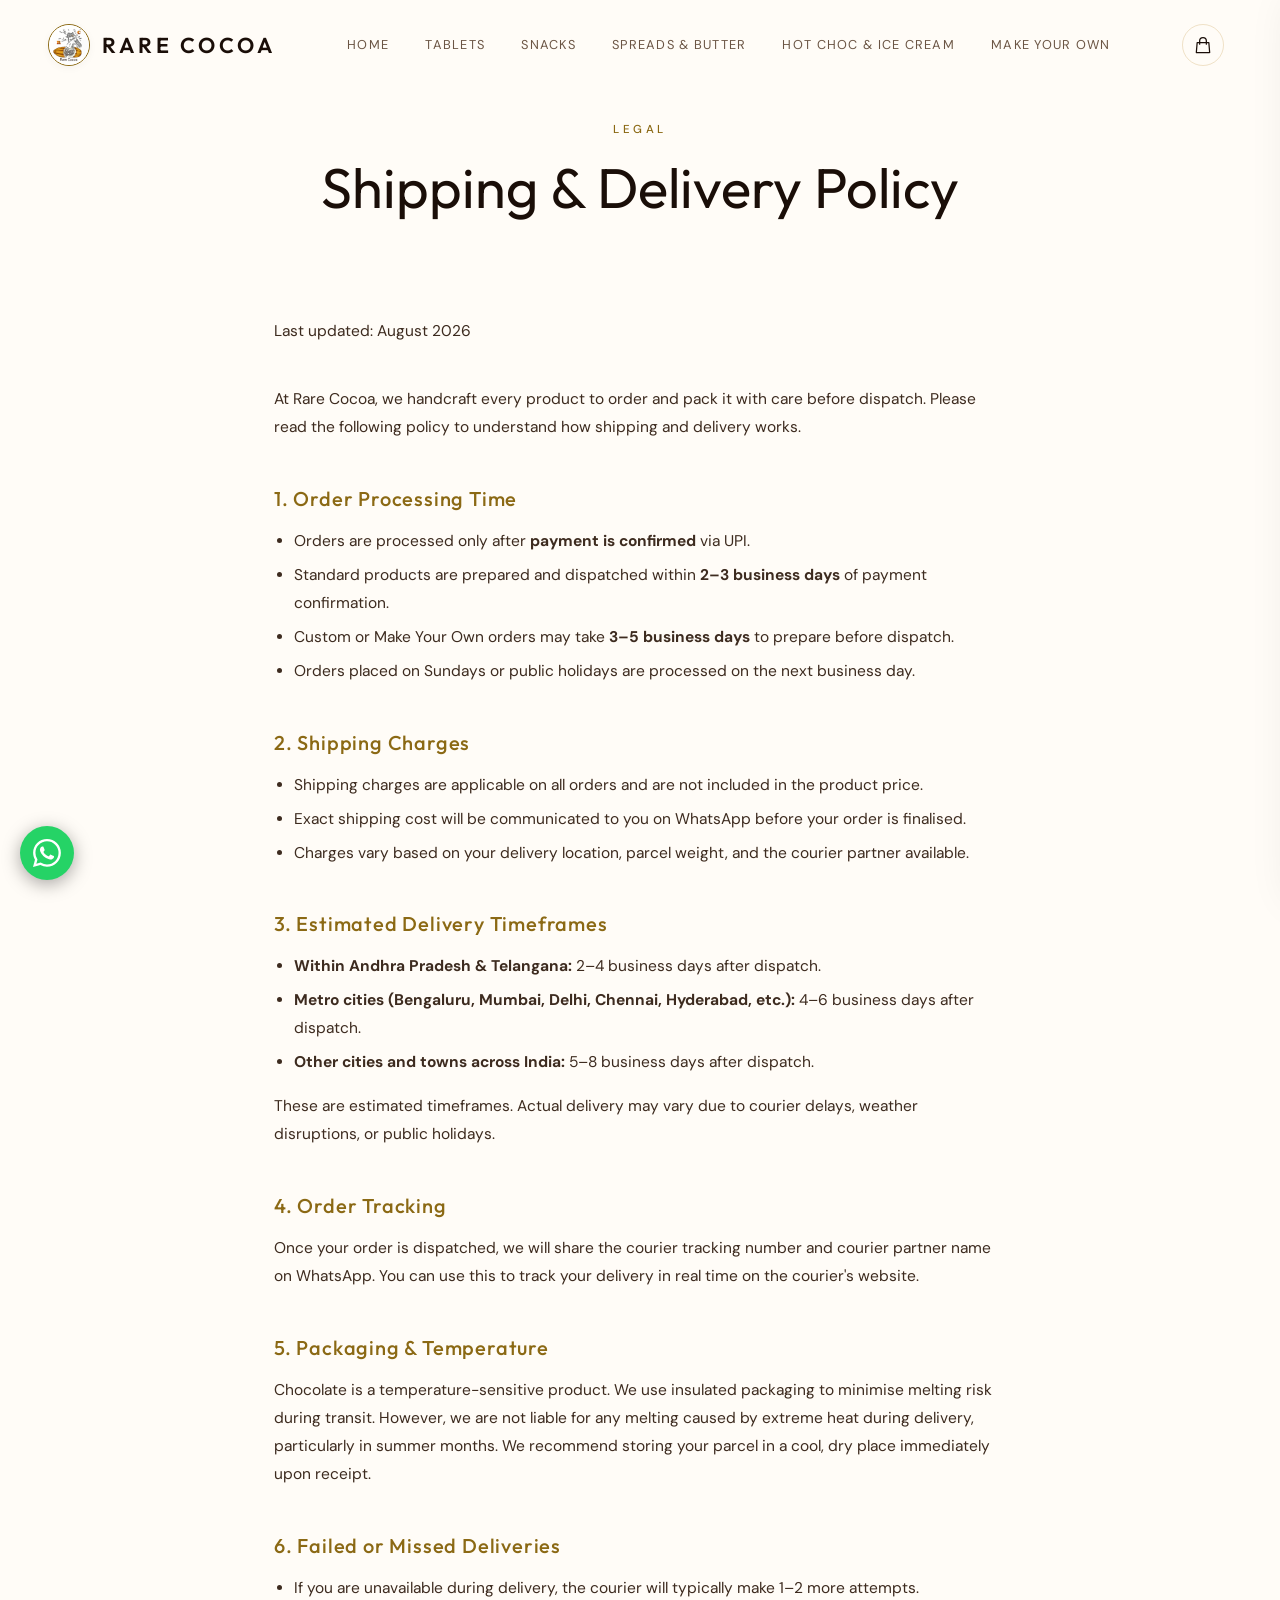
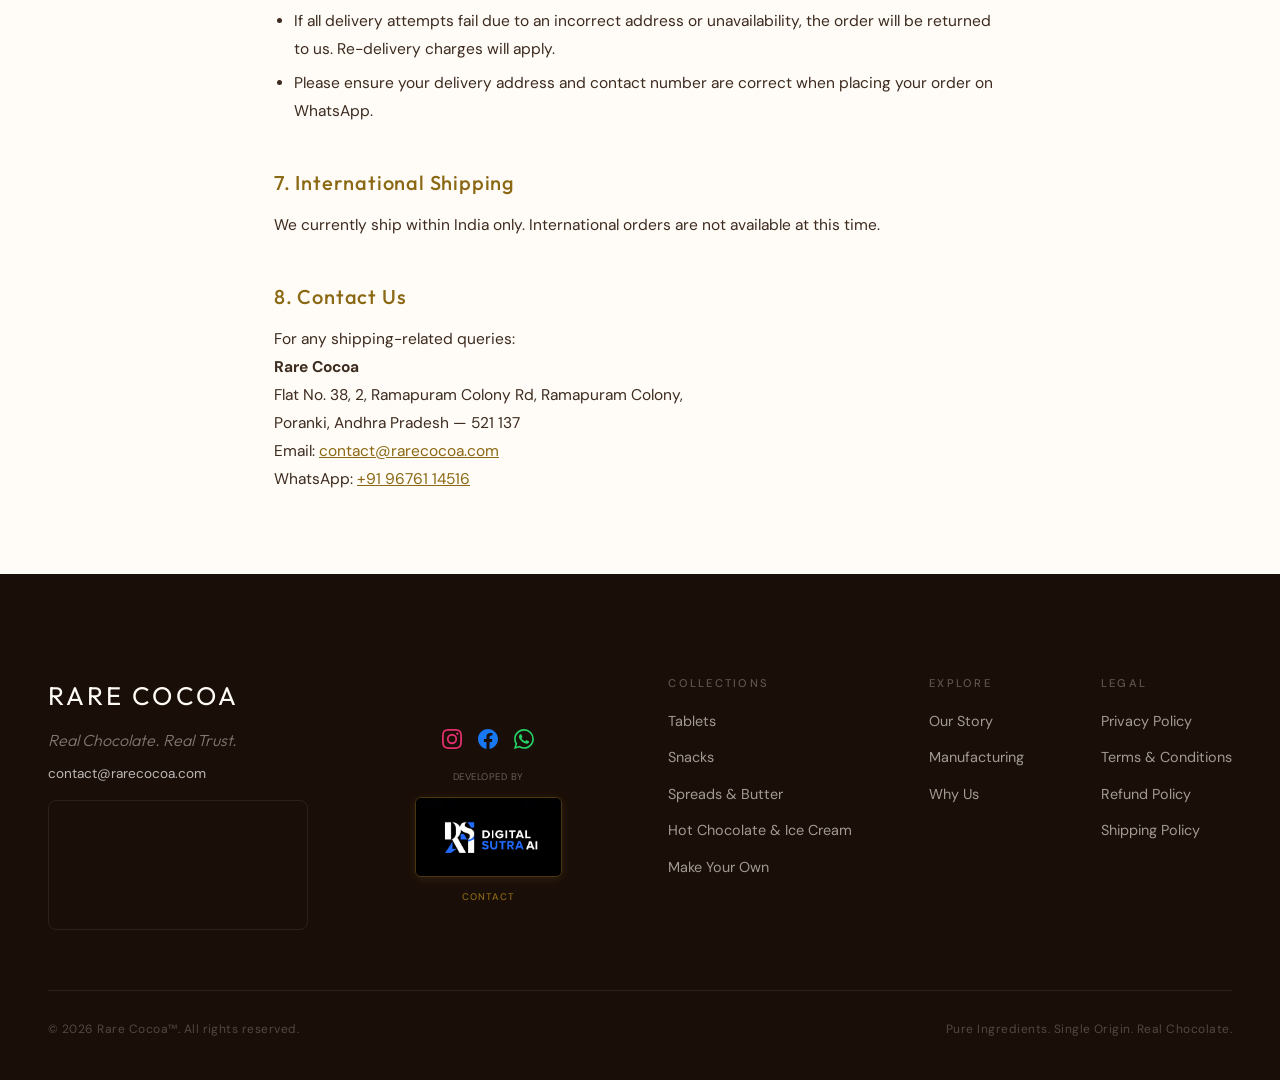
<file: shipping-policy.html>
<!DOCTYPE html>
<html lang="en">
<head>
    <!-- Google tag (gtag.js) -->
  <script async src="https://www.googletagmanager.com/gtag/js?id=G-1JV77Z9L9T"></script>
  <script>
    window.dataLayer = window.dataLayer || [];
    function gtag(){dataLayer.push(arguments);}
    gtag('js', new Date());

    gtag('config', 'G-1JV77Z9L9T');
  </script>

<meta charset="UTF-8">
  <meta name="viewport" content="width=device-width, initial-scale=1.0">
  <title>Shipping &amp; Delivery Policy — Rare Cocoa™</title>
  <meta name="description" content="Read the Shipping and Delivery Policy of Rare Cocoa. We deliver handcrafted chocolate across India with care.">
  <link rel="canonical" href="https://rarecocoa.com/shipping-policy.html">
  <!-- Favicon for Google Search & Browsers -->
  <link rel="icon" href="/favicon.ico" sizes="48x48" type="image/x-icon">
  <link rel="apple-touch-icon" href="/apple-touch-icon.png">
  <!-- Geographic & India Region Targeting (Matches Google Business Profile) -->
  <meta name="geo.region" content="IN-AP">
  <meta name="geo.placename" content="Poranki, Vijayawada, Andhra Pradesh 521137, India">
  <meta name="geo.position" content="16.4851;80.6974">
  <meta name="ICBM" content="16.4851, 80.6974">
  <meta name="language" content="English">
  <meta name="author" content="Rare Cocoa">
  <meta name="apple-mobile-web-app-title" content="Rare Cocoa">
  <meta name="application-name" content="Rare Cocoa">
  <meta property="og:type" content="website">
  <meta property="og:title" content="Shipping &amp; Delivery Policy — Rare Cocoa™">
  <meta property="og:description" content="Read the Shipping and Delivery Policy of Rare Cocoa. We deliver handcrafted chocolate across India with care.">
  <meta property="og:url" content="https://rarecocoa.com/shipping-policy.html">
  <meta property="og:image" content="https://rarecocoa.com/logo.avif">
  <meta property="og:site_name" content="Rare Cocoa">
  <link rel="preconnect" href="https://fonts.googleapis.com">
  <link rel="preconnect" href="https://fonts.gstatic.com" crossorigin>
  <link rel="preload" href="https://fonts.googleapis.com/css2?family=Outfit:wght@300;400;500;600;700&family=DM+Sans:ital,opsz,wght@0,9..40,300;0,9..40,400;0,9..40,500;0,9..40,600;0,9..40,700;1,9..40,400&display=swap" as="style" onload="this.onload=null;this.rel='stylesheet'">
  <noscript><link rel="stylesheet" href="https://fonts.googleapis.com/css2?family=Outfit:wght@300;400;500;600;700&family=DM+Sans:ital,opsz,wght@0,9..40,300;0,9..40,400;0,9..40,500;0,9..40,600;0,9..40,700;1,9..40,400&display=swap"></noscript>
  <link rel="stylesheet" href="styles.css?v=v80">
  <link rel="stylesheet" href="pages.css?v=v80">
  <style>
    .policy-hero { padding: 120px 0 60px; text-align: center; }
    .policy-body { max-width: 780px; margin: 0 auto; padding: 0 24px 80px; }
    .policy-body h2 { font-family: var(--font-heading); font-size: 1.25rem; font-weight: 500; color: var(--accent); margin: 40px 0 12px; letter-spacing: 0.04em; }
    .policy-body p, .policy-body li { font-family: var(--font-body); font-size: 0.97rem; line-height: 1.8; color: var(--text-secondary); }
    .policy-body ul { padding-left: 20px; margin: 8px 0 16px; }
    .policy-body li { margin-bottom: 6px; }
    .policy-body a { color: var(--accent); text-decoration: underline; }
    .policy-updated { font-size: 0.82rem; color: var(--text-muted, #888); margin-bottom: 40px; }
  </style>
  <script>
    if ('serviceWorker' in navigator) {
      navigator.serviceWorker.getRegistrations().then(function(regs) {
        for (var i = 0; i < regs.length; i++) { regs[i].unregister(); }
      });
      if ('caches' in window) {
        caches.keys().then(function(keys) {
          keys.forEach(function(k) { caches.delete(k); });
        });
      }
    }
    try {
      for (var k in localStorage) {
        if (k && k.indexOf('rc_products_') === 0 && k.indexOf('rc_products_v53_') === -1) {
          localStorage.removeItem(k);
        }
      }
    } catch(e) {}
  </script>
</head>
<body>
  <!-- Premium Loader -->
  <div id="premium-loader" class="premium-loader">
    <div class="loader-content">
      <img src="logo.avif" alt="Rare Cocoa" class="loader-logo-img">
      <div class="loader-logo">Rare Cocoa</div>
      <div class="loader-tagline">The Soul of Chocolate</div>
      <div class="loader-progress-bar">
        <div class="loader-progress-line" id="loader-progress-line"></div>
      </div>
      <div class="loader-status" id="loader-status">0%</div>
    </div>
  </div>
  <script>
    (function() {
      var loader = document.getElementById('premium-loader');
      var line = document.getElementById('loader-progress-line');
      var status = document.getElementById('loader-status');
      var progress = 0;
      var interval = setInterval(function() {
        progress += Math.random() * 18 + 5;
        if (progress > 100) progress = 100;
        if (line) line.style.width = progress + '%';
        if (status) status.textContent = Math.round(progress) + '%';
        if (progress >= 100) {
          clearInterval(interval);
          setTimeout(function() {
            if (loader) {
              loader.classList.add('fade-out');
              setTimeout(function() { loader.remove(); }, 600);
            }
          }, 200);
        }
      }, 180);
      setTimeout(function() {
        clearInterval(interval);
        if (line) line.style.width = '100%';
        if (status) status.textContent = '100%';
        setTimeout(function() {
          if (loader && !loader.classList.contains('fade-out')) {
            loader.classList.add('fade-out');
            setTimeout(function() { loader.remove(); }, 600);
          }
        }, 200);
      }, 2000);
    })();
  </script>

  <!-- Nav -->
  <nav class="nav" id="nav">
    <div class="nav-inner">
      <a href="index.html" class="nav-logo">
        <img src="logo.avif" alt="Rare Cocoa Logo" class="nav-logo-img">
        <span>RARE COCOA</span>
      </a>
      <div class="nav-links">
        <a href="index.html">Home</a>
        <a href="tablets.html">Tablets</a>
        <a href="snacks.html">Snacks</a>
        <a href="spreads.html">Spreads &amp; Butter</a>
        <a href="hot-chocolate-ice-cream.html">Hot Choc &amp; Ice Cream</a>
        <a href="make-your-own.html">Make Your Own</a>
      </div>
      <button class="nav-menu-btn" id="menuBtn" aria-label="Toggle menu"><span></span><span></span><span></span></button>
    </div>
  </nav>
  <div class="mobile-menu" id="mobileMenu">
    <a href="index.html">Home</a>
    <a href="tablets.html">Tablets</a>
    <a href="snacks.html">Snacks</a>
    <a href="spreads.html">Spreads &amp; Butter</a>
    <a href="hot-chocolate-ice-cream.html">Hot Choc &amp; Ice Cream</a>
    <a href="make-your-own.html">Make Your Own</a>
  </div>

  <!-- Hero -->
  <section class="policy-hero">
    <div class="container">
      <span class="section-label center">Legal</span>
      <h1 class="section-title center">Shipping &amp; Delivery Policy</h1>
    </div>
  </section>

  <!-- Body -->
  <div class="policy-body">
    <p class="policy-updated">Last updated: August 2026</p>

    <p>At Rare Cocoa, we handcraft every product to order and pack it with care before dispatch. Please read the following policy to understand how shipping and delivery works.</p>

    <h2>1. Order Processing Time</h2>
    <ul>
      <li>Orders are processed only after <strong>payment is confirmed</strong> via UPI.</li>
      <li>Standard products are prepared and dispatched within <strong>2–3 business days</strong> of payment confirmation.</li>
      <li>Custom or Make Your Own orders may take <strong>3–5 business days</strong> to prepare before dispatch.</li>
      <li>Orders placed on Sundays or public holidays are processed on the next business day.</li>
    </ul>

    <h2>2. Shipping Charges</h2>
    <ul>
      <li>Shipping charges are applicable on all orders and are not included in the product price.</li>
      <li>Exact shipping cost will be communicated to you on WhatsApp before your order is finalised.</li>
      <li>Charges vary based on your delivery location, parcel weight, and the courier partner available.</li>
    </ul>

    <h2>3. Estimated Delivery Timeframes</h2>
    <ul>
      <li><strong>Within Andhra Pradesh &amp; Telangana:</strong> 2–4 business days after dispatch.</li>
      <li><strong>Metro cities (Bengaluru, Mumbai, Delhi, Chennai, Hyderabad, etc.):</strong> 4–6 business days after dispatch.</li>
      <li><strong>Other cities and towns across India:</strong> 5–8 business days after dispatch.</li>
    </ul>
    <p>These are estimated timeframes. Actual delivery may vary due to courier delays, weather disruptions, or public holidays.</p>

    <h2>4. Order Tracking</h2>
    <p>Once your order is dispatched, we will share the courier tracking number and courier partner name on WhatsApp. You can use this to track your delivery in real time on the courier's website.</p>

    <h2>5. Packaging &amp; Temperature</h2>
    <p>Chocolate is a temperature-sensitive product. We use insulated packaging to minimise melting risk during transit. However, we are not liable for any melting caused by extreme heat during delivery, particularly in summer months. We recommend storing your parcel in a cool, dry place immediately upon receipt.</p>

    <h2>6. Failed or Missed Deliveries</h2>
    <ul>
      <li>If you are unavailable during delivery, the courier will typically make 1–2 more attempts.</li>
      <li>If all delivery attempts fail due to an incorrect address or unavailability, the order will be returned to us. Re-delivery charges will apply.</li>
      <li>Please ensure your delivery address and contact number are correct when placing your order on WhatsApp.</li>
    </ul>

    <h2>7. International Shipping</h2>
    <p>We currently ship within India only. International orders are not available at this time.</p>

    <h2>8. Contact Us</h2>
    <p>For any shipping-related queries:</p>
    <p>
      <strong>Rare Cocoa</strong><br>
      Flat No. 38, 2, Ramapuram Colony Rd, Ramapuram Colony,<br>
      Poranki, Andhra Pradesh — 521 137<br>
      Email: <a href="mailto:contact@rarecocoa.com">contact@rarecocoa.com</a><br>
      WhatsApp: <a href="https://wa.me/919676114516">+91 96761 14516</a>
    </p>
  </div>

    <!-- Footer -->
  <footer class="footer" id="footer">
    <div class="container">
      <div class="footer-top">
        <div class="footer-brand">
          <h2 class="footer-logo">RARE COCOA</h2>
          <p class="footer-tagline">Real Chocolate. Real Trust.</p>
          <p class="footer-email" style="margin-top:8px;font-size:0.85rem;"><a href="mailto:contact@rarecocoa.com" style="color:rgba(255,255,255,0.7);text-decoration:none;transition:color 0.3s;" onmouseover="this.style.color='#D4AF37'" onmouseout="this.style.color='rgba(255,255,255,0.7)'">contact@rarecocoa.com</a></p>
          <div class="footer-map-box" style="width:260px;height:130px;border-radius:8px;overflow:hidden;border:1px solid rgba(255,255,255,0.08);margin-top:15px;">
            <iframe src="https://maps.google.com/maps?q=Rare%20Cocoa%20Poranki%20Vijayawada&t=&z=14&ie=UTF8&iwloc=&output=embed" width="100%" height="100%" style="border:0;" allowfullscreen="" loading="lazy" referrerpolicy="no-referrer-when-downgrade"></iframe>
          </div>
        </div>
        <div class="footer-meta-wrapper">
          <div class="footer-meta-row">
            <div class="footer-social-icons">
              <a href="https://www.instagram.com/rarecocoa/?hl=en" target="_blank" rel="noopener" aria-label="Instagram" style="color:#E1306C;display:inline-flex;transition:transform 0.3s,filter 0.3s;" onmouseover="this.style.transform='scale(1.15)'" onmouseout="this.style.transform='scale(1)'"><svg width="20" height="20" fill="currentColor" viewBox="0 0 24 24"><path d="M12 2.163c3.204 0 3.584.012 4.85.07 3.252.148 4.771 1.691 4.919 4.919.058 1.265.069 1.645.069 4.849 0 3.205-.012 3.584-.069 4.849-.149 3.225-1.664 4.771-4.919 4.919-1.266.058-1.644.07-4.85.07-3.204 0-3.584-.012-4.849-.07-3.26-.149-4.771-1.699-4.919-4.92-.058-1.265-.07-1.644-.07-4.849 0-3.204.013-3.583.07-4.849.149-3.227 1.664-4.771 4.919-4.919 1.266-.057 1.645-.069 4.849-.069zM12 0C8.741 0 8.333.014 7.053.072 2.695.272.273 2.69.073 7.051.014 8.333 0 8.741 0 12c0 3.259.014 3.668.072 4.948.2 4.358 2.618 6.78 6.98 6.98 1.281.058 1.689.072 4.948.072 3.259 0 3.668-.014 4.948-.072 4.354-.2 6.782-2.618 6.979-6.98.059-1.28.073-1.689.073-4.948 0-3.259-.014-3.667-.072-4.947-.196-4.354-2.617-6.78-6.979-6.98C15.668.014 15.259 0 12 0zm0 5.838a6.162 6.162 0 100 12.324 6.162 6.162 0 000-12.324zM12 16a4 4 0 110-8 4 4 0 010 8zm6.406-11.845a1.44 1.44 0 100 2.881 1.44 1.44 0 000-2.881z"/></svg></a>
              <a href="https://www.facebook.com/p/Rare-Cocoa-61575199524262/" target="_blank" rel="noopener" aria-label="Facebook" style="color:#1877F2;display:inline-flex;transition:transform 0.3s,filter 0.3s;" onmouseover="this.style.transform='scale(1.15)'" onmouseout="this.style.transform='scale(1)'"><svg width="20" height="20" fill="currentColor" viewBox="0 0 24 24"><path d="M24 12.073c0-6.627-5.373-12-12-12s-12 5.373-12 12c0 5.99 4.388 10.954 10.125 11.854v-8.385H7.078v-3.47h3.047V9.43c0-3.007 1.792-4.669 4.533-4.669 1.312 0 2.686.235 2.686.235v2.953H15.83c-1.491 0-1.956.925-1.956 1.874v2.25h3.328l-.532 3.47h-2.796v8.385C19.612 23.027 24 18.062 24 12.073z"/></svg></a>
              <a href="https://wa.me/919676114516" target="_blank" rel="noopener" aria-label="WhatsApp" style="color:#25D366;display:inline-flex;transition:transform 0.3s,filter 0.3s;" onmouseover="this.style.transform='scale(1.15)'" onmouseout="this.style.transform='scale(1)'"><svg width="20" height="20" fill="currentColor" viewBox="0 0 16 16"><path d="M13.601 2.326A7.85 7.85 0 0 0 7.994 0C3.627 0 .068 3.558.064 7.926c0 1.399.366 2.76 1.057 3.965L0 16l4.204-1.102a7.9 7.9 0 0 0 3.79.965h.004c4.368 0 7.926-3.558 7.93-7.93A7.9 7.9 0 0 0 13.6 2.326zM7.994 14.521a6.6 6.6 0 0 1-3.356-.92l-.24-.144-2.494.654.666-2.433-.156-.251a6.56 6.56 0 0 1-1.007-3.505c0-3.626 2.957-6.584 6.591-6.584a6.56 6.56 0 0 1 4.66 1.931 6.56 6.56 0 0 1 1.928 4.66c-.004 3.639-2.961 6.592-6.592 6.592m3.615-4.934c-.197-.099-1.17-.578-1.353-.646-.182-.065-.315-.099-.445.099-.133.197-.513.646-.627.775-.114.133-.232.148-.43.05-.197-.1-.836-.308-1.592-.985-.59-.525-.985-1.175-1.103-1.372-.114-.198-.011-.304.088-.403.087-.088.197-.232.296-.346.1-.114.133-.198.198-.33.065-.134.034-.248-.015-.347-.05-.099-.445-1.076-.612-1.47-.16-.389-.323-.335-.445-.34-.114-.007-.247-.007-.38-.007a.73.73 0 0 0-.529.247c-.182.198-.691.677-.691 1.654s.71 1.916.81 2.049c.098.133 1.394 2.132 3.383 2.992.47.205.84.326 1.129.418.475.152.904.129 1.246.08.38-.058 1.171-.48 1.338-.943.164-.464.164-.86.114-.943-.049-.084-.182-.133-.38-.232"/></svg></a>
            </div>
            <div class="footer-developer-block">
              <span class="footer-dev-label">Developed by</span>
              <a href="https://digitalsutraai.vercel.app" target="_blank" rel="noopener" class="footer-dev-logo-link">
                <img src="assets/full_logo_digitalsutraai.png" alt="Digital Sutra AI" class="footer-dev-logo">
              </a>
              <a href="https://digitalsutraai.vercel.app" target="_blank" rel="noopener" class="footer-dev-contact">Contact</a>
            </div>
          </div>
        </div>
        <div class="footer-links">
          <div class="footer-col">
            <h4>Collections</h4>
            <a href="tablets.html">Tablets</a>
            <a href="snacks.html">Snacks</a>
            <a href="spreads.html">Spreads &amp; Butter</a>
            <a href="hot-chocolate-ice-cream.html">Hot Chocolate &amp; Ice Cream</a>
            <a href="make-your-own.html">Make Your Own</a>
          </div>
          <div class="footer-col">
            <h4>Explore</h4>
            <a href="index.html#story">Our Story</a>
            <a href="manufacturing.html">Manufacturing</a>
            <a href="index.html#compare">Why Us</a>
          </div>
          <div class="footer-col">
            <h4>Legal</h4>
            <a href="privacy-policy.html">Privacy Policy</a>
            <a href="terms.html">Terms &amp; Conditions</a>
            <a href="refund-policy.html">Refund Policy</a>
            <a href="shipping-policy.html">Shipping Policy</a>
          </div>
        </div>
      </div>
      <div class="footer-bottom">
        <p>&copy; 2026 Rare Cocoa&trade;. All rights reserved.</p>
        <p>Pure Ingredients. Single Origin. Real Chocolate.</p>
      </div>
    </div>
  </footer>
  <script src="cart.js?v=v86"></script>
  <script src="pages.js?v=v86"></script>
</body>
</html>
</file>
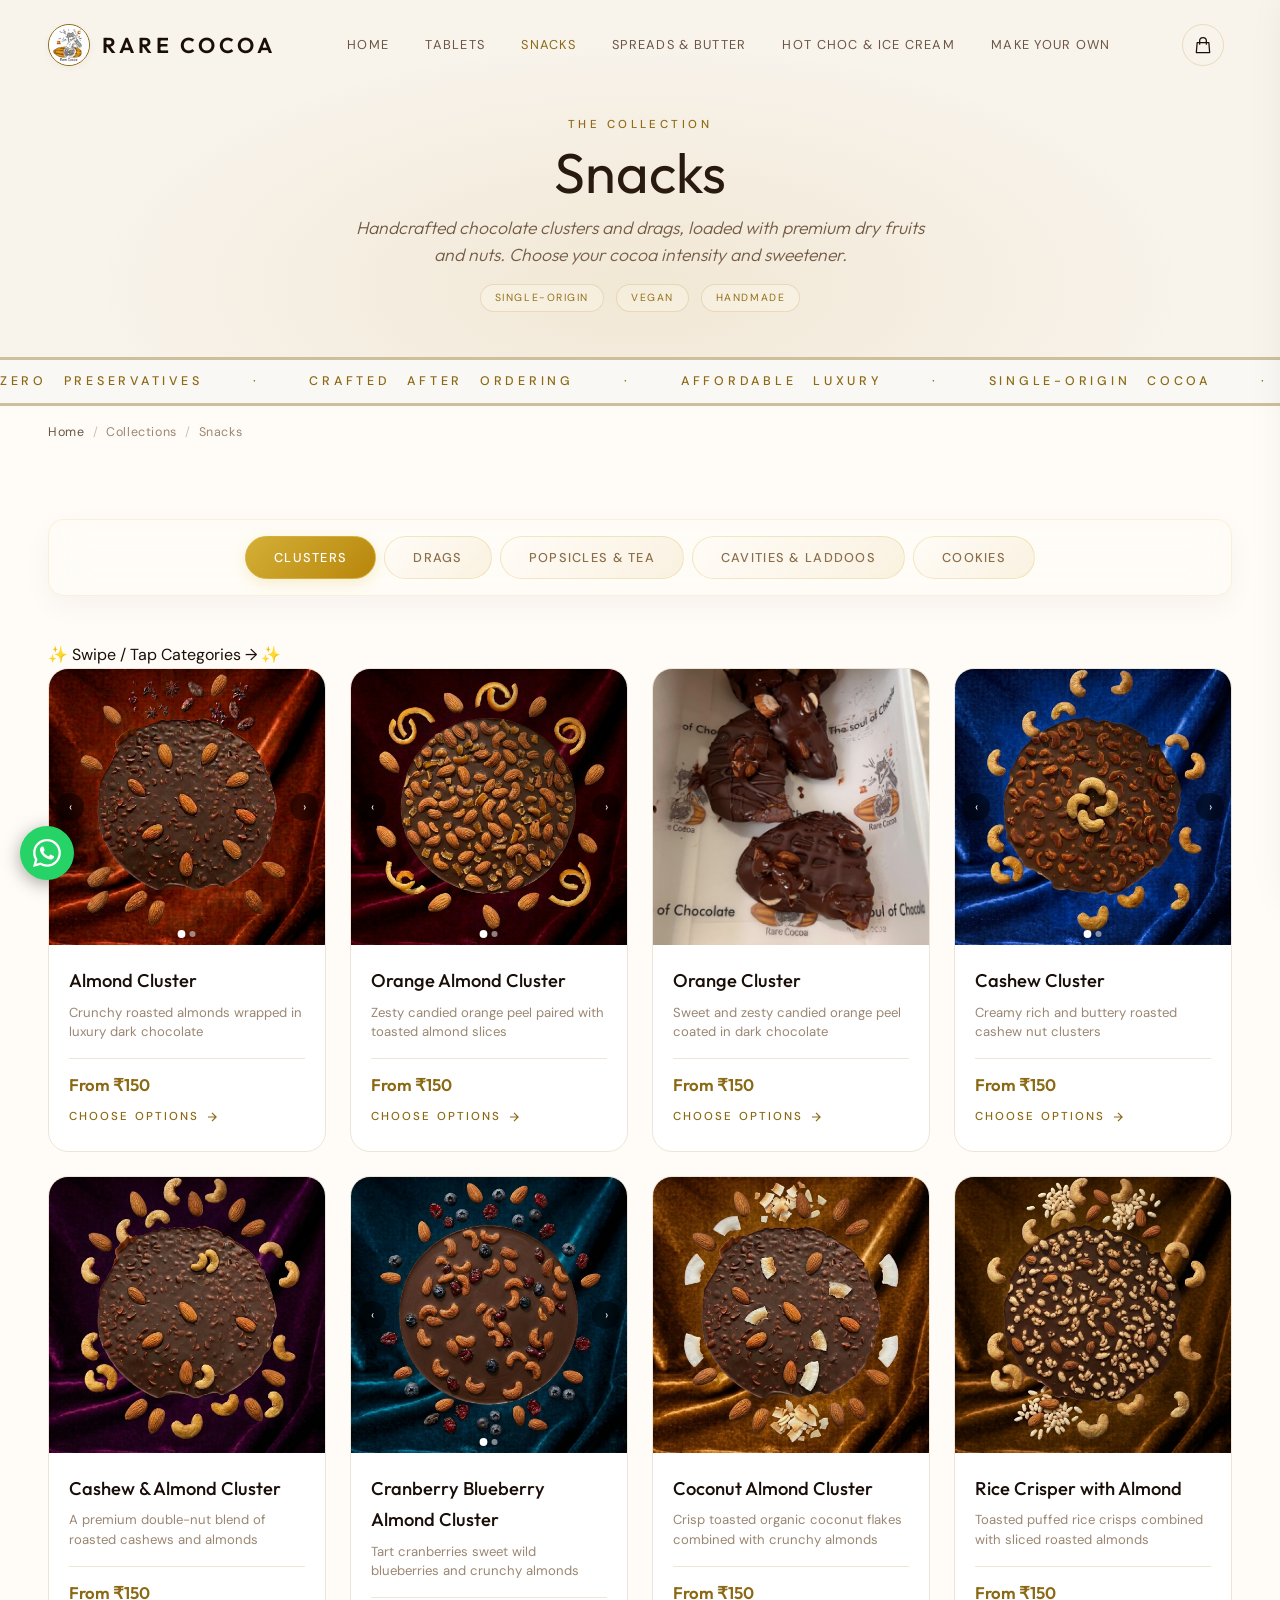
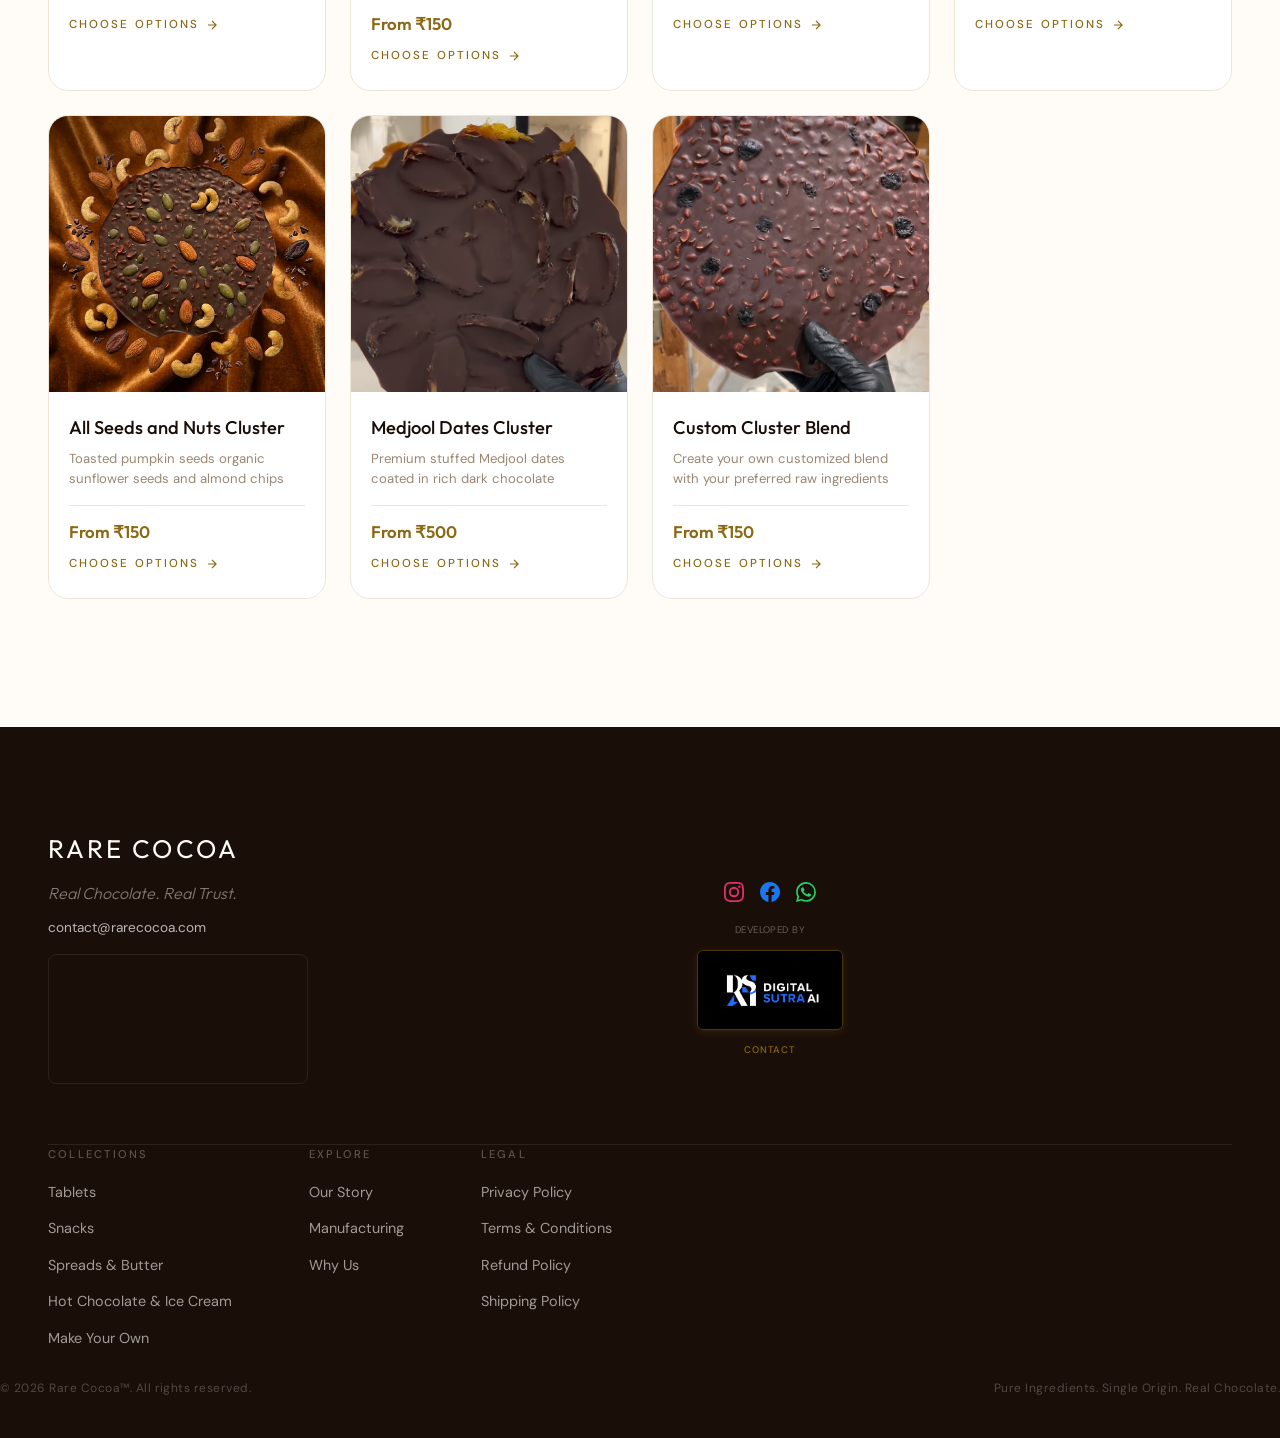
<file: snacks.html>
<!DOCTYPE html>
<html lang="en">
<head>
    <!-- Google tag (gtag.js) -->
  <script async src="https://www.googletagmanager.com/gtag/js?id=G-1JV77Z9L9T"></script>
  <script>
    window.dataLayer = window.dataLayer || [];
    function gtag(){dataLayer.push(arguments);}
    gtag('js', new Date());

    gtag('config', 'G-1JV77Z9L9T');
  </script>

<meta charset="UTF-8">
  <meta name="viewport" content="width=device-width, initial-scale=1.0">
  <title>Snacks — Rare Cocoa™</title>
  <meta name="description" content="Luxury dark chocolate clusters, drags, artisanal cavities, and cookies made with real ingredients and pure single-origin cocoa.">
  <meta name="keywords" content="Rare Cocoa, rarecocoa.com, chocolate snacks, chocolate clusters, cocoa drags, chocolate cookies">
  <meta name="robots" content="index, follow, max-snippet:-1, max-image-preview:large, max-video-preview:-1">
  <link rel="canonical" href="https://rarecocoa.com/snacks.html">
  <!-- Favicon for Google Search & Browsers -->
  <link rel="icon" href="/favicon.ico" sizes="48x48" type="image/x-icon">
  <link rel="apple-touch-icon" href="/apple-touch-icon.png">
  <!-- Geographic & India Region Targeting (Matches Google Business Profile) -->
  <meta name="geo.region" content="IN-AP">
  <meta name="geo.placename" content="Poranki, Vijayawada, Andhra Pradesh 521137, India">
  <meta name="geo.position" content="16.4851;80.6974">
  <meta name="ICBM" content="16.4851, 80.6974">
  <meta name="language" content="English">
  <meta name="author" content="Rare Cocoa">
  <meta name="apple-mobile-web-app-title" content="Rare Cocoa">
  <meta name="application-name" content="Rare Cocoa">

  <!-- Open Graph -->
  <meta property="og:type" content="website">
  <meta property="og:url" content="https://rarecocoa.com/snacks.html">
  <meta property="og:site_name" content="Rare Cocoa">
  <meta property="og:title" content="Snacks & Bites — Rare Cocoa™">
  <meta property="og:description" content="Luxury dark chocolate clusters, drags, artisanal cavities, and cookies made with real ingredients and pure single-origin cocoa.">
  <meta property="og:image" content="https://rarecocoa.com/assets/category_snacks.jpg">
  <meta property="og:image:secure_url" content="https://rarecocoa.com/assets/category_snacks.jpg">
  <meta property="og:image:type" content="image/jpeg">
  <meta property="og:image:width" content="1024">
  <meta property="og:image:height" content="1024">
  <meta property="og:image:alt" content="Rare Cocoa Dark Chocolate Clusters and Snacks">

  <!-- Twitter / X -->
  <meta name="twitter:card" content="summary_large_image">
  <meta name="twitter:url" content="https://rarecocoa.com/snacks.html">
  <meta name="twitter:title" content="Snacks & Bites — Rare Cocoa™">
  <meta name="twitter:description" content="Luxury dark chocolate clusters, drags, artisanal cavities, and cookies made with real ingredients and pure single-origin cocoa.">
  <meta name="twitter:image" content="https://rarecocoa.com/assets/category_snacks.jpg">
  <link rel="preconnect" href="https://fonts.googleapis.com">
  <link rel="preconnect" href="https://fonts.gstatic.com" crossorigin>
  <link rel="preload" href="https://fonts.googleapis.com/css2?family=Outfit:wght@300;400;500;600;700&family=DM+Sans:ital,opsz,wght@0,9..40,300;0,9..40,400;0,9..40,500;0,9..40,600;0,9..40,700;1,9..40,400&display=swap" as="style" onload="this.onload=null;this.rel='stylesheet'">
  <noscript><link rel="stylesheet" href="https://fonts.googleapis.com/css2?family=Outfit:wght@300;400;500;600;700&family=DM+Sans:ital,opsz,wght@0,9..40,300;0,9..40,400;0,9..40,500;0,9..40,600;0,9..40,700;1,9..40,400&display=swap"></noscript>
  <link rel="stylesheet" href="styles.css?v=v80">
  <link rel="stylesheet" href="pages.css?v=v80">
  <script>
    if ('serviceWorker' in navigator) {
      navigator.serviceWorker.getRegistrations().then(function(regs) {
        for (var i = 0; i < regs.length; i++) { regs[i].unregister(); }
      });
      if ('caches' in window) {
        caches.keys().then(function(keys) {
          keys.forEach(function(k) { caches.delete(k); });
        });
      }
    }
    try {
      for (var k in localStorage) {
        if (k && k.indexOf('rc_products_') === 0 && k.indexOf('rc_products_v53_') === -1) {
          localStorage.removeItem(k);
        }
      }
    } catch(e) {}
  </script>
</head>
<body>
  <!-- Premium Loader -->
  <div id="premium-loader" class="premium-loader">
    <div class="loader-content">
      <img src="logo.avif" alt="Rare Cocoa" class="loader-logo-img">
      <div class="loader-logo">Rare Cocoa</div>
      <div class="loader-tagline">The Soul of Chocolate</div>
      <div class="loader-progress-bar">
        <div class="loader-progress-line" id="loader-progress-line"></div>
      </div>
      <div class="loader-status" id="loader-status">0%</div>
    </div>
  </div>
  <script>
    (function() {
      var loader = document.getElementById('premium-loader');
      var line = document.getElementById('loader-progress-line');
      var status = document.getElementById('loader-status');
      var progress = 0;
      var interval = setInterval(function() {
        progress += Math.random() * 18 + 5;
        if (progress > 100) progress = 100;
        if (line) line.style.width = progress + '%';
        if (status) status.textContent = Math.round(progress) + '%';
        
        var logoImg = document.querySelector('.loader-logo-img');
        var logoText = document.querySelector('.loader-logo');
        if (logoImg) {
          var glowVal = 8 + (progress / 100) * 16;
          var opacityVal = 0.2 + (progress / 100) * 0.6;
          logoImg.style.boxShadow = '0 0 ' + glowVal + 'px rgba(212, 175, 55, ' + opacityVal + ')';
        }
        if (logoText) {
          var scaleVal = 1 + (progress / 100) * 0.05;
          logoText.style.transform = 'scale(' + scaleVal + ')';
        }
 
        if (progress >= 100) {
          clearInterval(interval);
          setTimeout(function() {
            if (loader) {
              loader.classList.add('fade-out');
              setTimeout(function() { loader.remove(); }, 600);
            }
          }, 200);
        }
      }, 180);
      setTimeout(function() {
        clearInterval(interval);
        if (line) line.style.width = '100%';
        if (status) status.textContent = '100%';
        
        var logoImg = document.querySelector('.loader-logo-img');
        var logoText = document.querySelector('.loader-logo');
        if (logoImg) {
          logoImg.style.boxShadow = '0 0 24px rgba(212, 175, 55, 0.8)';
        }
        if (logoText) {
          logoText.style.transform = 'scale(1.05)';
        }
 
        setTimeout(function() {
          if (loader && !loader.classList.contains('fade-out')) {
            loader.classList.add('fade-out');
            setTimeout(function() { loader.remove(); }, 600);
          }
        }, 200);
      }, 2000);
    })();
  </script>
 
  <!-- Navigation -->
  <nav class="nav" id="nav">
    <div class="nav-inner">
      <a href="index.html" class="nav-logo">
        <img src="logo.avif" alt="Rare Cocoa Logo" class="nav-logo-img">
        <span>RARE COCOA</span>
      </a>
      <div class="nav-links">
        <a href="index.html">Home</a>
        <a href="tablets.html">Tablets</a>
        <a href="snacks.html" style="color:var(--accent);">Snacks</a>
        <a href="spreads.html">Spreads &amp; Butter</a>
        <a href="hot-chocolate-ice-cream.html">Hot Choc & Ice Cream</a>
        <a href="make-your-own.html">Make Your Own</a>
      </div>
      <button class="nav-menu-btn" id="menuBtn" aria-label="Toggle menu"><span></span><span></span><span></span></button>
    </div>
  </nav>
  <div class="mobile-menu" id="mobileMenu">
    <a href="index.html">Home</a>
    <a href="tablets.html">Tablets</a>
    <a href="snacks.html">Snacks</a>
    <a href="spreads.html">Spreads &amp; Butter</a>
    <a href="hot-chocolate-ice-cream.html">Hot Choc & Ice Cream</a>
    <a href="make-your-own.html">Make Your Own</a>
    <a href="blog.html">Journal</a>
  </div>
 
  <!-- Page Hero -->
  <section class="page-hero">
    <div class="container">
      <span class="section-label center">The Collection</span>
      <h1 class="section-title center">Snacks</h1>
      <p class="page-hero-desc">Handcrafted chocolate clusters and drags, loaded with premium dry fruits and nuts. Choose your cocoa intensity and sweetener.</p>
      <div class="page-hero-tags">
        <span class="page-hero-tag">Single-Origin</span>
        <span class="page-hero-tag">Vegan</span>
        <span class="page-hero-tag">Handmade</span>
      </div>
    </div>
  </section>

  <div class="brand-strip">
    <div class="marquee-track">
      <span class="marquee-content">Zero Preservatives &nbsp;&nbsp;&middot;&nbsp;&nbsp; Crafted After Ordering &nbsp;&nbsp;&middot;&nbsp;&nbsp; Affordable Luxury &nbsp;&nbsp;&middot;&nbsp;&nbsp; Single-Origin Cocoa &nbsp;&nbsp;&middot;&nbsp;&nbsp; Not Fancy, Just Pure &nbsp;&nbsp;&middot;&nbsp;&nbsp; Fresh Batches Only &nbsp;&nbsp;&middot;&nbsp;&nbsp; Luxury Without The Markup &nbsp;&nbsp;&middot;&nbsp;&nbsp;</span>
      <span class="marquee-content" aria-hidden="true">Zero Preservatives &nbsp;&nbsp;&middot;&nbsp;&nbsp; Crafted After Ordering &nbsp;&nbsp;&middot;&nbsp;&nbsp; Affordable Luxury &nbsp;&nbsp;&middot;&nbsp;&nbsp; Single-Origin Cocoa &nbsp;&nbsp;&middot;&nbsp;&nbsp; Not Fancy, Just Pure &nbsp;&nbsp;&middot;&nbsp;&nbsp; Fresh Batches Only &nbsp;&nbsp;&middot;&nbsp;&nbsp; Luxury Without The Markup &nbsp;&nbsp;&middot;&nbsp;&nbsp;</span>
    </div>
  </div>

  <!-- Breadcrumb -->
  <div class="container">
    <div class="breadcrumb">
      <a href="index.html">Home</a><span>/</span>Collections<span>/</span>Snacks
    </div>
  </div>
 
  <!-- Sub-Category Tabs & Products – loaded live from Google Sheets -->
  <section class="products-section">
    <div class="container">
      <div id="rc-products-container" style="min-height:300px;"></div>
    </div>
  </section>
 
  <!-- Product Modal -->
  <div class="modal-backdrop" id="modalBackdrop">
    <div class="modal" id="productModal">
      <button class="modal-close" aria-label="Close">&times;</button>
      <div class="modal-header">
        <div class="modal-product-icon">🍫</div>
        <h2 class="modal-product-name">Product</h2>
        <p class="modal-product-subtitle">Description</p>
      </div>
      <div class="modal-body"></div>
      <div class="modal-footer">
        <button class="modal-add-btn">Add to Selection</button>
      </div>
    </div>
  </div>
 
  <!-- Footer -->
  <footer class="footer" id="footer">
    <div class="container">
      <div class="footer-top">
        <div class="footer-brand">
          <h2 class="footer-logo">RARE COCOA</h2>
          <p class="footer-tagline">Real Chocolate. Real Trust.</p>
          <p class="footer-email" style="margin-top:8px;font-size:0.85rem;"><a href="mailto:contact@rarecocoa.com" style="color:rgba(255,255,255,0.7);text-decoration:none;transition:color 0.3s;" onmouseover="this.style.color='#D4AF37'" onmouseout="this.style.color='rgba(255,255,255,0.7)'">contact@rarecocoa.com</a></p>
          <div class="footer-map-box" style="width:260px;height:130px;border-radius:8px;overflow:hidden;border:1px solid rgba(255,255,255,0.08);margin-top:15px;">
            <iframe src="https://maps.google.com/maps?q=Rare%20Cocoa%20Poranki%20Vijayawada&t=&z=14&ie=UTF8&iwloc=&output=embed" width="100%" height="100%" style="border:0;" allowfullscreen="" loading="lazy" referrerpolicy="no-referrer-when-downgrade"></iframe>
          </div>
        </div>
        <div class="footer-meta-wrapper">
          <div class="footer-meta-row">
            <div class="footer-social-icons">
              <a href="https://www.instagram.com/rarecocoa/?hl=en" target="_blank" rel="noopener" aria-label="Instagram" style="color:#E1306C;display:inline-flex;transition:transform 0.3s,filter 0.3s;" onmouseover="this.style.transform='scale(1.15)'" onmouseout="this.style.transform='scale(1)'"><svg width="20" height="20" fill="currentColor" viewBox="0 0 24 24"><path d="M12 2.163c3.204 0 3.584.012 4.85.07 3.252.148 4.771 1.691 4.919 4.919.058 1.265.069 1.645.069 4.849 0 3.205-.012 3.584-.069 4.849-.149 3.225-1.664 4.771-4.919 4.919-1.266.058-1.644.07-4.85.07-3.204 0-3.584-.012-4.849-.07-3.26-.149-4.771-1.699-4.919-4.92-.058-1.265-.07-1.644-.07-4.849 0-3.204.013-3.583.07-4.849.149-3.227 1.664-4.771 4.919-4.919 1.266-.057 1.645-.069 4.849-.069zM12 0C8.741 0 8.333.014 7.053.072 2.695.272.273 2.69.073 7.051.014 8.333 0 8.741 0 12c0 3.259.014 3.668.072 4.948.2 4.358 2.618 6.78 6.98 6.98 1.281.058 1.689.072 4.948.072 3.259 0 3.668-.014 4.948-.072 4.354-.2 6.782-2.618 6.979-6.98.059-1.28.073-1.689.073-4.948 0-3.259-.014-3.667-.072-4.947-.196-4.354-2.617-6.78-6.979-6.98C15.668.014 15.259 0 12 0zm0 5.838a6.162 6.162 0 100 12.324 6.162 6.162 0 000-12.324zM12 16a4 4 0 110-8 4 4 0 010 8zm6.406-11.845a1.44 1.44 0 100 2.881 1.44 1.44 0 000-2.881z"/></svg></a>
              <a href="https://www.facebook.com/p/Rare-Cocoa-61575199524262/" target="_blank" rel="noopener" aria-label="Facebook" style="color:#1877F2;display:inline-flex;transition:transform 0.3s,filter 0.3s;" onmouseover="this.style.transform='scale(1.15)'" onmouseout="this.style.transform='scale(1)'"><svg width="20" height="20" fill="currentColor" viewBox="0 0 24 24"><path d="M24 12.073c0-6.627-5.373-12-12-12s-12 5.373-12 12c0 5.99 4.388 10.954 10.125 11.854v-8.385H7.078v-3.47h3.047V9.43c0-3.007 1.792-4.669 4.533-4.669 1.312 0 2.686.235 2.686.235v2.953H15.83c-1.491 0-1.956.925-1.956 1.874v2.25h3.328l-.532 3.47h-2.796v8.385C19.612 23.027 24 18.062 24 12.073z"/></svg></a>
              <a href="https://wa.me/919676114516" target="_blank" rel="noopener" aria-label="WhatsApp" style="color:#25D366;display:inline-flex;transition:transform 0.3s,filter 0.3s;" onmouseover="this.style.transform='scale(1.15)'" onmouseout="this.style.transform='scale(1)'"><svg width="20" height="20" fill="currentColor" viewBox="0 0 16 16"><path d="M13.601 2.326A7.85 7.85 0 0 0 7.994 0C3.627 0 .068 3.558.064 7.926c0 1.399.366 2.76 1.057 3.965L0 16l4.204-1.102a7.9 7.9 0 0 0 3.79.965h.004c4.368 0 7.926-3.558 7.93-7.93A7.9 7.9 0 0 0 13.6 2.326zM7.994 14.521a6.6 6.6 0 0 1-3.356-.92l-.24-.144-2.494.654.666-2.433-.156-.251a6.56 6.56 0 0 1-1.007-3.505c0-3.626 2.957-6.584 6.591-6.584a6.56 6.56 0 0 1 4.66 1.931 6.56 6.56 0 0 1 1.928 4.66c-.004 3.639-2.961 6.592-6.592 6.592m3.615-4.934c-.197-.099-1.17-.578-1.353-.646-.182-.065-.315-.099-.445.099-.133.197-.513.646-.627.775-.114.133-.232.148-.43.05-.197-.1-.836-.308-1.592-.985-.59-.525-.985-1.175-1.103-1.372-.114-.198-.011-.304.088-.403.087-.088.197-.232.296-.346.1-.114.133-.198.198-.33.065-.134.034-.248-.015-.347-.05-.099-.445-1.076-.612-1.47-.16-.389-.323-.335-.445-.34-.114-.007-.247-.007-.38-.007a.73.73 0 0 0-.529.247c-.182.198-.691.677-.691 1.654s.71 1.916.81 2.049c.098.133 1.394 2.132 3.383 2.992.47.205.84.326 1.129.418.475.152.904.129 1.246.08.38-.058 1.171-.48 1.338-.943.164-.464.164-.86.114-.943-.049-.084-.182-.133-.38-.232"/></svg></a>
            </div>
            <div class="footer-developer-block">
              <span class="footer-dev-label">Developed by</span>
              <a href="https://digitalsutraai.vercel.app" target="_blank" rel="noopener" class="footer-dev-logo-link">
                <img src="assets/full_logo_digitalsutraai.png" alt="Digital Sutra AI" class="footer-dev-logo">
              </a>
              <a href="https://digitalsutraai.vercel.app" target="_blank" rel="noopener" class="footer-dev-contact">Contact</a>
            </div>
          </div>
        </div>
      </div>
      <div class="footer-links">
        <div class="footer-col">
          <h4>Collections</h4>
          <a href="tablets.html">Tablets</a>
          <a href="snacks.html">Snacks</a>
          <a href="spreads.html">Spreads &amp; Butter</a>
          <a href="hot-chocolate-ice-cream.html">Hot Chocolate &amp; Ice Cream</a>
          <a href="make-your-own.html">Make Your Own</a>
        </div>
        <div class="footer-col">
          <h4>Explore</h4>
          <a href="index.html#story">Our Story</a>
          <a href="manufacturing.html">Manufacturing</a>
          <a href="index.html#compare">Why Us</a>
        </div>
        <div class="footer-col">
          <h4>Legal</h4>
          <a href="privacy-policy.html">Privacy Policy</a>
          <a href="terms.html">Terms &amp; Conditions</a>
          <a href="refund-policy.html">Refund Policy</a>
          <a href="shipping-policy.html">Shipping Policy</a>
        </div>
      </div>
    </div>
    <div class="footer-bottom">
      <p>&copy; 2026 Rare Cocoa&trade;. All rights reserved.</p>
      <p>Pure Ingredients. Single Origin. Real Chocolate.</p>
    </div>
  </div>
</footer>
 
<script src="cart.js?v=v86"></script>
<script src="pages.js?v=v86"></script>
<script src="products-db.js?v=v88"></script>
<script>
  // ── PASTE YOUR GOOGLE SHEET ID BELOW ──────────────────────────
  // It's the long string in: docs.google.com/spreadsheets/d/SHEET_ID/edit
  var RC_SHEET_ID = '1rZu7brDiJkQMpblZ3owkhRBCu31U7vCzHvY6QcO6ZQc';
  // Tab name inside your Google Sheet exactly as named (case-sensitive)
  var RC_TAB_NAME = 'Snacks';
  // ──────────────────────────────────────────────────────────────
  document.addEventListener('DOMContentLoaded', function() {
    RCProductsDB.load(RC_SHEET_ID, RC_TAB_NAME, 'rc-products-container', 'snacks');
  });
</script>

</html>
</file>
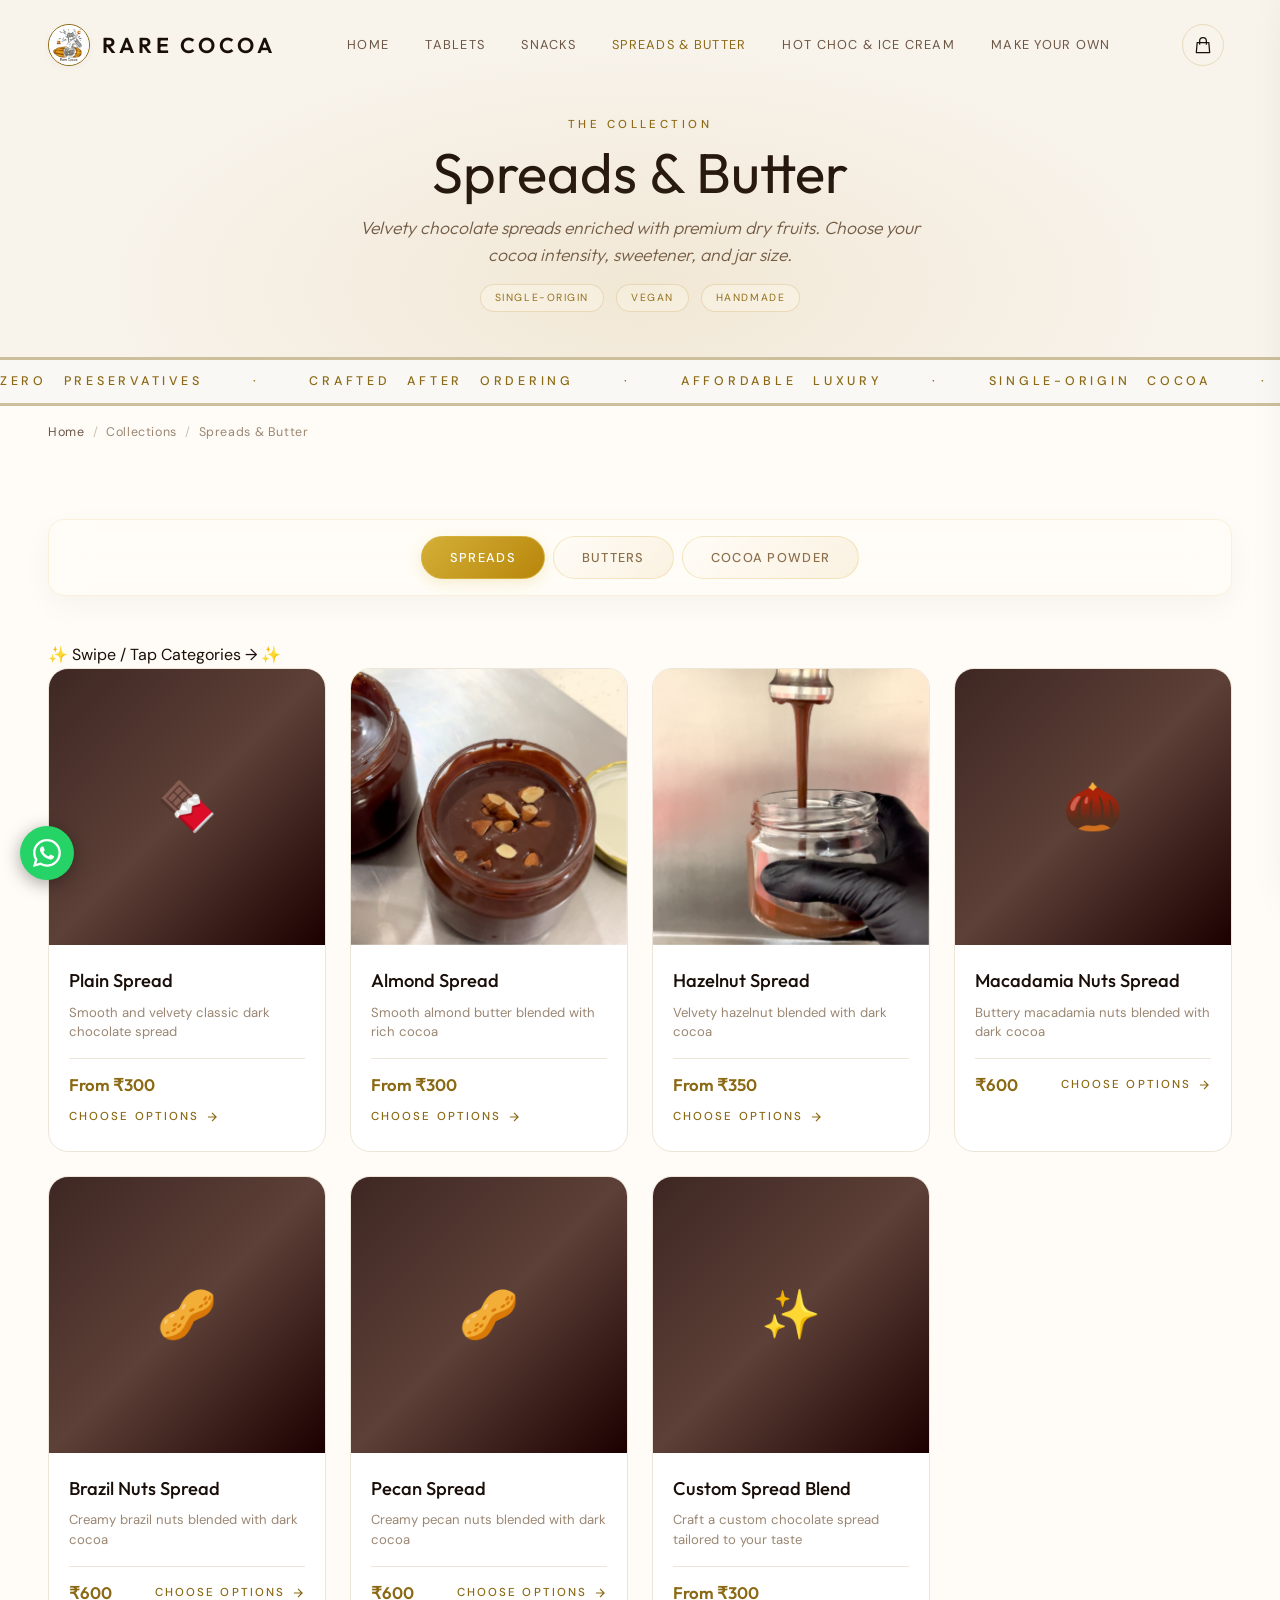
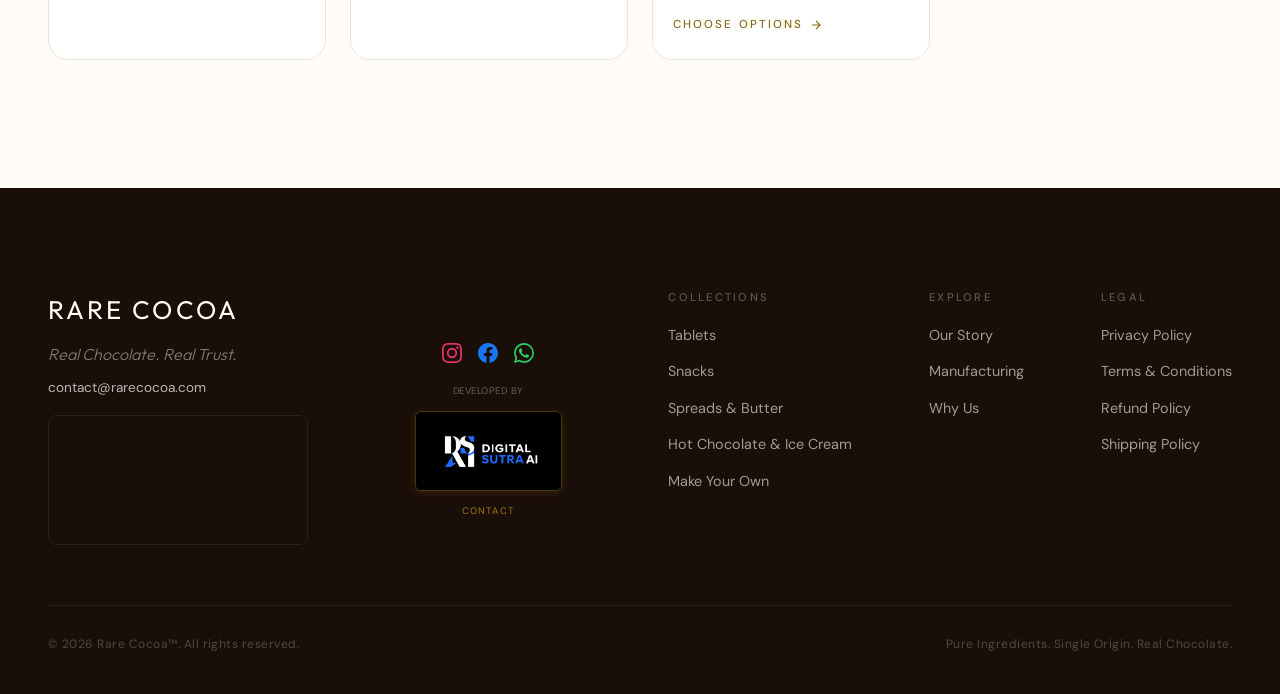
<file: spreads.html>
<!DOCTYPE html>
<html lang="en">
<head>
    <!-- Google tag (gtag.js) -->
  <script async src="https://www.googletagmanager.com/gtag/js?id=G-1JV77Z9L9T"></script>
  <script>
    window.dataLayer = window.dataLayer || [];
    function gtag(){dataLayer.push(arguments);}
    gtag('js', new Date());

    gtag('config', 'G-1JV77Z9L9T');
  </script>

<meta charset="UTF-8">
  <meta name="viewport" content="width=device-width, initial-scale=1.0">
  <title>Spreads &amp; Butter — Rare Cocoa™</title>
  <meta name="description" content="Artisanal stone-ground chocolate spreads, raw cocoa butter, and rich choco nut butters made without refined sugar.">
  <meta name="keywords" content="Rare Cocoa, rarecocoa.com, chocolate spreads, cocoa butter, healthy nut butters, artisanal spreads">
  <meta name="robots" content="index, follow, max-snippet:-1, max-image-preview:large, max-video-preview:-1">
  <link rel="canonical" href="https://rarecocoa.com/spreads.html">
  <!-- Favicon for Google Search & Browsers -->
  <link rel="icon" href="/favicon.ico" sizes="48x48" type="image/x-icon">
  <link rel="apple-touch-icon" href="/apple-touch-icon.png">
  <!-- Geographic & India Region Targeting (Matches Google Business Profile) -->
  <meta name="geo.region" content="IN-AP">
  <meta name="geo.placename" content="Poranki, Vijayawada, Andhra Pradesh 521137, India">
  <meta name="geo.position" content="16.4851;80.6974">
  <meta name="ICBM" content="16.4851, 80.6974">
  <meta name="language" content="English">
  <meta name="author" content="Rare Cocoa">
  <meta name="apple-mobile-web-app-title" content="Rare Cocoa">
  <meta name="application-name" content="Rare Cocoa">

  <!-- Open Graph -->
  <meta property="og:type" content="website">
  <meta property="og:url" content="https://rarecocoa.com/spreads.html">
  <meta property="og:site_name" content="Rare Cocoa">
  <meta property="og:title" content="Spreads & Butter — Rare Cocoa™">
  <meta property="og:description" content="Artisanal stone-ground chocolate spreads, raw cocoa butter, and rich choco nut butters made without refined sugar.">
  <meta property="og:image" content="https://rarecocoa.com/assets/category_spreads.jpg">
  <meta property="og:image:secure_url" content="https://rarecocoa.com/assets/category_spreads.jpg">
  <meta property="og:image:type" content="image/jpeg">
  <meta property="og:image:width" content="1024">
  <meta property="og:image:height" content="1024">
  <meta property="og:image:alt" content="Rare Cocoa Artisanal Chocolate Spreads and Nut Butters">

  <!-- Twitter / X -->
  <meta name="twitter:card" content="summary_large_image">
  <meta name="twitter:url" content="https://rarecocoa.com/spreads.html">
  <meta name="twitter:title" content="Spreads & Butter — Rare Cocoa™">
  <meta name="twitter:description" content="Artisanal stone-ground chocolate spreads, raw cocoa butter, and rich choco nut butters made without refined sugar.">
  <meta name="twitter:image" content="https://rarecocoa.com/assets/category_spreads.jpg">
  <link rel="preconnect" href="https://fonts.googleapis.com">
  <link rel="preconnect" href="https://fonts.gstatic.com" crossorigin>
  <link rel="preload" href="https://fonts.googleapis.com/css2?family=Outfit:wght@300;400;500;600;700&family=DM+Sans:ital,opsz,wght@0,9..40,300;0,9..40,400;0,9..40,500;0,9..40,600;0,9..40,700;1,9..40,400&display=swap" as="style" onload="this.onload=null;this.rel='stylesheet'">
  <noscript><link rel="stylesheet" href="https://fonts.googleapis.com/css2?family=Outfit:wght@300;400;500;600;700&family=DM+Sans:ital,opsz,wght@0,9..40,300;0,9..40,400;0,9..40,500;0,9..40,600;0,9..40,700;1,9..40,400&display=swap"></noscript>
  <link rel="stylesheet" href="styles.css?v=v80">
  <link rel="stylesheet" href="pages.css?v=v80">
  <script>
    if ('serviceWorker' in navigator) {
      navigator.serviceWorker.getRegistrations().then(function(regs) {
        for (var i = 0; i < regs.length; i++) { regs[i].unregister(); }
      });
      if ('caches' in window) {
        caches.keys().then(function(keys) {
          keys.forEach(function(k) { caches.delete(k); });
        });
      }
    }
    try {
      for (var k in localStorage) {
        if (k && k.indexOf('rc_products_') === 0 && k.indexOf('rc_products_v53_') === -1) {
          localStorage.removeItem(k);
        }
      }
    } catch(e) {}
  </script>
</head>
<body>
  <!-- Premium Loader -->
  <div id="premium-loader" class="premium-loader">
    <div class="loader-content">
      <img src="logo.avif" alt="Rare Cocoa" class="loader-logo-img">
      <div class="loader-logo">Rare Cocoa</div>
      <div class="loader-tagline">The Soul of Chocolate</div>
      <div class="loader-progress-bar">
        <div class="loader-progress-line" id="loader-progress-line"></div>
      </div>
      <div class="loader-status" id="loader-status">0%</div>
    </div>
  </div>
  <script>
    (function() {
      var loader = document.getElementById('premium-loader');
      var line = document.getElementById('loader-progress-line');
      var status = document.getElementById('loader-status');
      var progress = 0;
      var interval = setInterval(function() {
        progress += Math.random() * 18 + 5;
        if (progress > 100) progress = 100;
        if (line) line.style.width = progress + '%';
        if (status) status.textContent = Math.round(progress) + '%';
        
        var logoImg = document.querySelector('.loader-logo-img');
        var logoText = document.querySelector('.loader-logo');
        if (logoImg) {
          var glowVal = 8 + (progress / 100) * 16;
          var opacityVal = 0.2 + (progress / 100) * 0.6;
          logoImg.style.boxShadow = '0 0 ' + glowVal + 'px rgba(212, 175, 55, ' + opacityVal + ')';
        }
        if (logoText) {
          var scaleVal = 1 + (progress / 100) * 0.05;
          logoText.style.transform = 'scale(' + scaleVal + ')';
        }

        if (progress >= 100) {
          clearInterval(interval);
          setTimeout(function() {
            if (loader) {
              loader.classList.add('fade-out');
              setTimeout(function() { loader.remove(); }, 600);
            }
          }, 200);
        }
      }, 180);
      setTimeout(function() {
        clearInterval(interval);
        if (line) line.style.width = '100%';
        if (status) status.textContent = '100%';
        
        var logoImg = document.querySelector('.loader-logo-img');
        var logoText = document.querySelector('.loader-logo');
        if (logoImg) {
          logoImg.style.boxShadow = '0 0 24px rgba(212, 175, 55, 0.8)';
        }
        if (logoText) {
          logoText.style.transform = 'scale(1.05)';
        }

        setTimeout(function() {
          if (loader && !loader.classList.contains('fade-out')) {
            loader.classList.add('fade-out');
            setTimeout(function() { loader.remove(); }, 600);
          }
        }, 200);
      }, 2000);
    })();
  </script>

  <nav class="nav" id="nav">
    <div class="nav-inner">
      <a href="index.html" class="nav-logo">
        <img src="logo.avif" alt="Rare Cocoa Logo" class="nav-logo-img">
        <span>RARE COCOA</span>
      </a>
      <div class="nav-links">
        <a href="index.html">Home</a>
        <a href="tablets.html">Tablets</a>
        <a href="snacks.html">Snacks</a>
        <a href="spreads.html" style="color:var(--accent);">Spreads &amp; Butter</a>
        <a href="hot-chocolate-ice-cream.html">Hot Choc & Ice Cream</a>
        <a href="make-your-own.html">Make Your Own</a>
      </div>
      <button class="nav-menu-btn" id="menuBtn" aria-label="Toggle menu"><span></span><span></span><span></span></button>
    </div>
  </nav>
  <div class="mobile-menu" id="mobileMenu">
    <a href="index.html">Home</a>
    <a href="tablets.html">Tablets</a>
    <a href="snacks.html">Snacks</a>
    <a href="spreads.html">Spreads &amp; Butter</a>
    <a href="hot-chocolate-ice-cream.html">Hot Choc & Ice Cream</a>
    <a href="make-your-own.html">Make Your Own</a>
    <a href="blog.html">Journal</a>
  </div>

  <section class="page-hero">
    <div class="container">
      <span class="section-label center">The Collection</span>
      <h1 class="section-title center">Spreads &amp; Butter</h1>
      <p class="page-hero-desc">Velvety chocolate spreads enriched with premium dry fruits. Choose your cocoa intensity, sweetener, and jar size.</p>
      <div class="page-hero-tags">
        <span class="page-hero-tag">Single-Origin</span>
        <span class="page-hero-tag">Vegan</span>
        <span class="page-hero-tag">Handmade</span>
      </div>
    </div>
  </section>

  <div class="brand-strip">
    <div class="marquee-track">
      <span class="marquee-content">Zero Preservatives &nbsp;&nbsp;&middot;&nbsp;&nbsp; Crafted After Ordering &nbsp;&nbsp;&middot;&nbsp;&nbsp; Affordable Luxury &nbsp;&nbsp;&middot;&nbsp;&nbsp; Single-Origin Cocoa &nbsp;&nbsp;&middot;&nbsp;&nbsp; Not Fancy, Just Pure &nbsp;&nbsp;&middot;&nbsp;&nbsp; Fresh Batches Only &nbsp;&nbsp;&middot;&nbsp;&nbsp; Luxury Without The Markup &nbsp;&nbsp;&middot;&nbsp;&nbsp;</span>
      <span class="marquee-content" aria-hidden="true">Zero Preservatives &nbsp;&nbsp;&middot;&nbsp;&nbsp; Crafted After Ordering &nbsp;&nbsp;&middot;&nbsp;&nbsp; Affordable Luxury &nbsp;&nbsp;&middot;&nbsp;&nbsp; Single-Origin Cocoa &nbsp;&nbsp;&middot;&nbsp;&nbsp; Not Fancy, Just Pure &nbsp;&nbsp;&middot;&nbsp;&nbsp; Fresh Batches Only &nbsp;&nbsp;&middot;&nbsp;&nbsp; Luxury Without The Markup &nbsp;&nbsp;&middot;&nbsp;&nbsp;</span>
    </div>
  </div>

  <div class="container"><div class="breadcrumb"><a href="index.html">Home</a><span>/</span>Collections<span>/</span>Spreads &amp; Butter</div></div>

  <!-- Products Section - loaded live from Google Sheets -->
  <section class="products-section">
    <div class="container">
      <div id="rc-products-container" style="min-height:300px;"></div>
    </div>
  </section>

  <!-- Product Modal -->
  <div class="modal-backdrop" id="modalBackdrop">
    <div class="modal" id="productModal">
      <button class="modal-close" aria-label="Close">&times;</button>
      <div class="modal-header">
        <div class="modal-product-icon">🍫</div>
        <h2 class="modal-product-name">Product</h2>
        <p class="modal-product-subtitle">Description</p>
      </div>
      <div class="modal-body"></div>
      <div class="modal-footer"><button class="modal-add-btn">Add to Selection</button></div>
    </div>
  </div>

  <footer class="footer" id="footer">
    <div class="container">
      <div class="footer-top">
        <div class="footer-brand">
          <h2 class="footer-logo">RARE COCOA</h2>
          <p class="footer-tagline">Real Chocolate. Real Trust.</p>
          <p class="footer-email" style="margin-top:8px;font-size:0.85rem;"><a href="mailto:contact@rarecocoa.com" style="color:rgba(255,255,255,0.7);text-decoration:none;transition:color 0.3s;" onmouseover="this.style.color='#D4AF37'" onmouseout="this.style.color='rgba(255,255,255,0.7)'">contact@rarecocoa.com</a></p>
          <div class="footer-map-box" style="width:260px;height:130px;border-radius:8px;overflow:hidden;border:1px solid rgba(255,255,255,0.08);margin-top:15px;">
            <iframe src="https://maps.google.com/maps?q=Rare%20Cocoa%20Poranki%20Vijayawada&t=&z=14&ie=UTF8&iwloc=&output=embed" width="100%" height="100%" style="border:0;" allowfullscreen="" loading="lazy" referrerpolicy="no-referrer-when-downgrade"></iframe>
          </div>
        </div>
        <div class="footer-meta-wrapper">
          <div class="footer-meta-row">
            <div class="footer-social-icons">
              <a href="https://www.instagram.com/rarecocoa/?hl=en" target="_blank" rel="noopener" aria-label="Instagram" style="color:#E1306C;display:inline-flex;transition:transform 0.3s,filter 0.3s;" onmouseover="this.style.transform='scale(1.15)'" onmouseout="this.style.transform='scale(1)'"><svg width="20" height="20" fill="currentColor" viewBox="0 0 24 24"><path d="M12 2.163c3.204 0 3.584.012 4.85.07 3.252.148 4.771 1.691 4.919 4.919.058 1.265.069 1.645.069 4.849 0 3.205-.012 3.584-.069 4.849-.149 3.225-1.664 4.771-4.919 4.919-1.266.058-1.644.07-4.85.07-3.204 0-3.584-.012-4.849-.07-3.26-.149-4.771-1.699-4.919-4.92-.058-1.265-.07-1.644-.07-4.849 0-3.204.013-3.583.07-4.849.149-3.227 1.664-4.771 4.919-4.919 1.266-.057 1.645-.069 4.849-.069zM12 0C8.741 0 8.333.014 7.053.072 2.695.272.273 2.69.073 7.051.014 8.333 0 8.741 0 12c0 3.259.014 3.668.072 4.948.2 4.358 2.618 6.78 6.98 6.98 1.281.058 1.689.072 4.948.072 3.259 0 3.668-.014 4.948-.072 4.354-.2 6.782-2.618 6.979-6.98.059-1.28.073-1.689.073-4.948 0-3.259-.014-3.667-.072-4.947-.196-4.354-2.617-6.78-6.979-6.98C15.668.014 15.259 0 12 0zm0 5.838a6.162 6.162 0 100 12.324 6.162 6.162 0 000-12.324zM12 16a4 4 0 110-8 4 4 0 010 8zm6.406-11.845a1.44 1.44 0 100 2.881 1.44 1.44 0 000-2.881z"/></svg></a>
              <a href="https://www.facebook.com/p/Rare-Cocoa-61575199524262/" target="_blank" rel="noopener" aria-label="Facebook" style="color:#1877F2;display:inline-flex;transition:transform 0.3s,filter 0.3s;" onmouseover="this.style.transform='scale(1.15)'" onmouseout="this.style.transform='scale(1)'"><svg width="20" height="20" fill="currentColor" viewBox="0 0 24 24"><path d="M24 12.073c0-6.627-5.373-12-12-12s-12 5.373-12 12c0 5.99 4.388 10.954 10.125 11.854v-8.385H7.078v-3.47h3.047V9.43c0-3.007 1.792-4.669 4.533-4.669 1.312 0 2.686.235 2.686.235v2.953H15.83c-1.491 0-1.956.925-1.956 1.874v2.25h3.328l-.532 3.47h-2.796v8.385C19.612 23.027 24 18.062 24 12.073z"/></svg></a>
              <a href="https://wa.me/919676114516" target="_blank" rel="noopener" aria-label="WhatsApp" style="color:#25D366;display:inline-flex;transition:transform 0.3s,filter 0.3s;" onmouseover="this.style.transform='scale(1.15)'" onmouseout="this.style.transform='scale(1)'"><svg width="20" height="20" fill="currentColor" viewBox="0 0 16 16"><path d="M13.601 2.326A7.85 7.85 0 0 0 7.994 0C3.627 0 .068 3.558.064 7.926c0 1.399.366 2.76 1.057 3.965L0 16l4.204-1.102a7.9 7.9 0 0 0 3.79.965h.004c4.368 0 7.926-3.558 7.93-7.93A7.9 7.9 0 0 0 13.6 2.326zM7.994 14.521a6.6 6.6 0 0 1-3.356-.92l-.24-.144-2.494.654.666-2.433-.156-.251a6.56 6.56 0 0 1-1.007-3.505c0-3.626 2.957-6.584 6.591-6.584a6.56 6.56 0 0 1 4.66 1.931 6.56 6.56 0 0 1 1.928 4.66c-.004 3.639-2.961 6.592-6.592 6.592m3.615-4.934c-.197-.099-1.17-.578-1.353-.646-.182-.065-.315-.099-.445.099-.133.197-.513.646-.627.775-.114.133-.232.148-.43.05-.197-.1-.836-.308-1.592-.985-.59-.525-.985-1.175-1.103-1.372-.114-.198-.011-.304.088-.403.087-.088.197-.232.296-.346.1-.114.133-.198.198-.33.065-.134.034-.248-.015-.347-.05-.099-.445-1.076-.612-1.47-.16-.389-.323-.335-.445-.34-.114-.007-.247-.007-.38-.007a.73.73 0 0 0-.529.247c-.182.198-.691.677-.691 1.654s.71 1.916.81 2.049c.098.133 1.394 2.132 3.383 2.992.47.205.84.326 1.129.418.475.152.904.129 1.246.08.38-.058 1.171-.48 1.338-.943.164-.464.164-.86.114-.943-.049-.084-.182-.133-.38-.232"/></svg></a>
            </div>
            <div class="footer-developer-block">
              <span class="footer-dev-label">Developed by</span>
              <a href="https://digitalsutraai.vercel.app" target="_blank" rel="noopener" class="footer-dev-logo-link">
                <img src="assets/full_logo_digitalsutraai.png" alt="Digital Sutra AI" class="footer-dev-logo">
              </a>
              <a href="https://digitalsutraai.vercel.app" target="_blank" rel="noopener" class="footer-dev-contact">Contact</a>
            </div>
          </div>
        </div>
        <div class="footer-links">
          <div class="footer-col">
            <h4>Collections</h4>
            <a href="tablets.html">Tablets</a>
            <a href="snacks.html">Snacks</a>
            <a href="spreads.html">Spreads &amp; Butter</a>
            <a href="hot-chocolate-ice-cream.html">Hot Chocolate &amp; Ice Cream</a>
            <a href="make-your-own.html">Make Your Own</a>
          </div>
          <div class="footer-col">
            <h4>Explore</h4>
            <a href="index.html#story">Our Story</a>
            <a href="manufacturing.html">Manufacturing</a>
            <a href="index.html#compare">Why Us</a>
          </div>
          <div class="footer-col">
            <h4>Legal</h4>
            <a href="privacy-policy.html">Privacy Policy</a>
            <a href="terms.html">Terms &amp; Conditions</a>
            <a href="refund-policy.html">Refund Policy</a>
            <a href="shipping-policy.html">Shipping Policy</a>
          </div>
        </div>
      </div>
      <div class="footer-bottom">
        <p>&copy; 2026 Rare Cocoa&trade;. All rights reserved.</p>
        <p>Pure Ingredients. Single Origin. Real Chocolate.</p>
      </div>
    </div>
  </footer>
  <script src="cart.js?v=v86"></script>
  <script src="pages.js?v=v86"></script>
  <script src="products-db.js?v=v88"></script>
  <script>
    // ── PASTE YOUR GOOGLE SHEET ID BELOW ──────────────────────────
    var RC_SHEET_ID = '1rZu7brDiJkQMpblZ3owkhRBCu31U7vCzHvY6QcO6ZQc';
    var RC_TAB_NAME = 'Spreads';
    // ──────────────────────────────────────────────────────────────
    document.addEventListener('DOMContentLoaded', function() {
      RCProductsDB.load(RC_SHEET_ID, RC_TAB_NAME, 'rc-products-container', 'spreads');
    });
  </script>
</body>

</html>
</file>
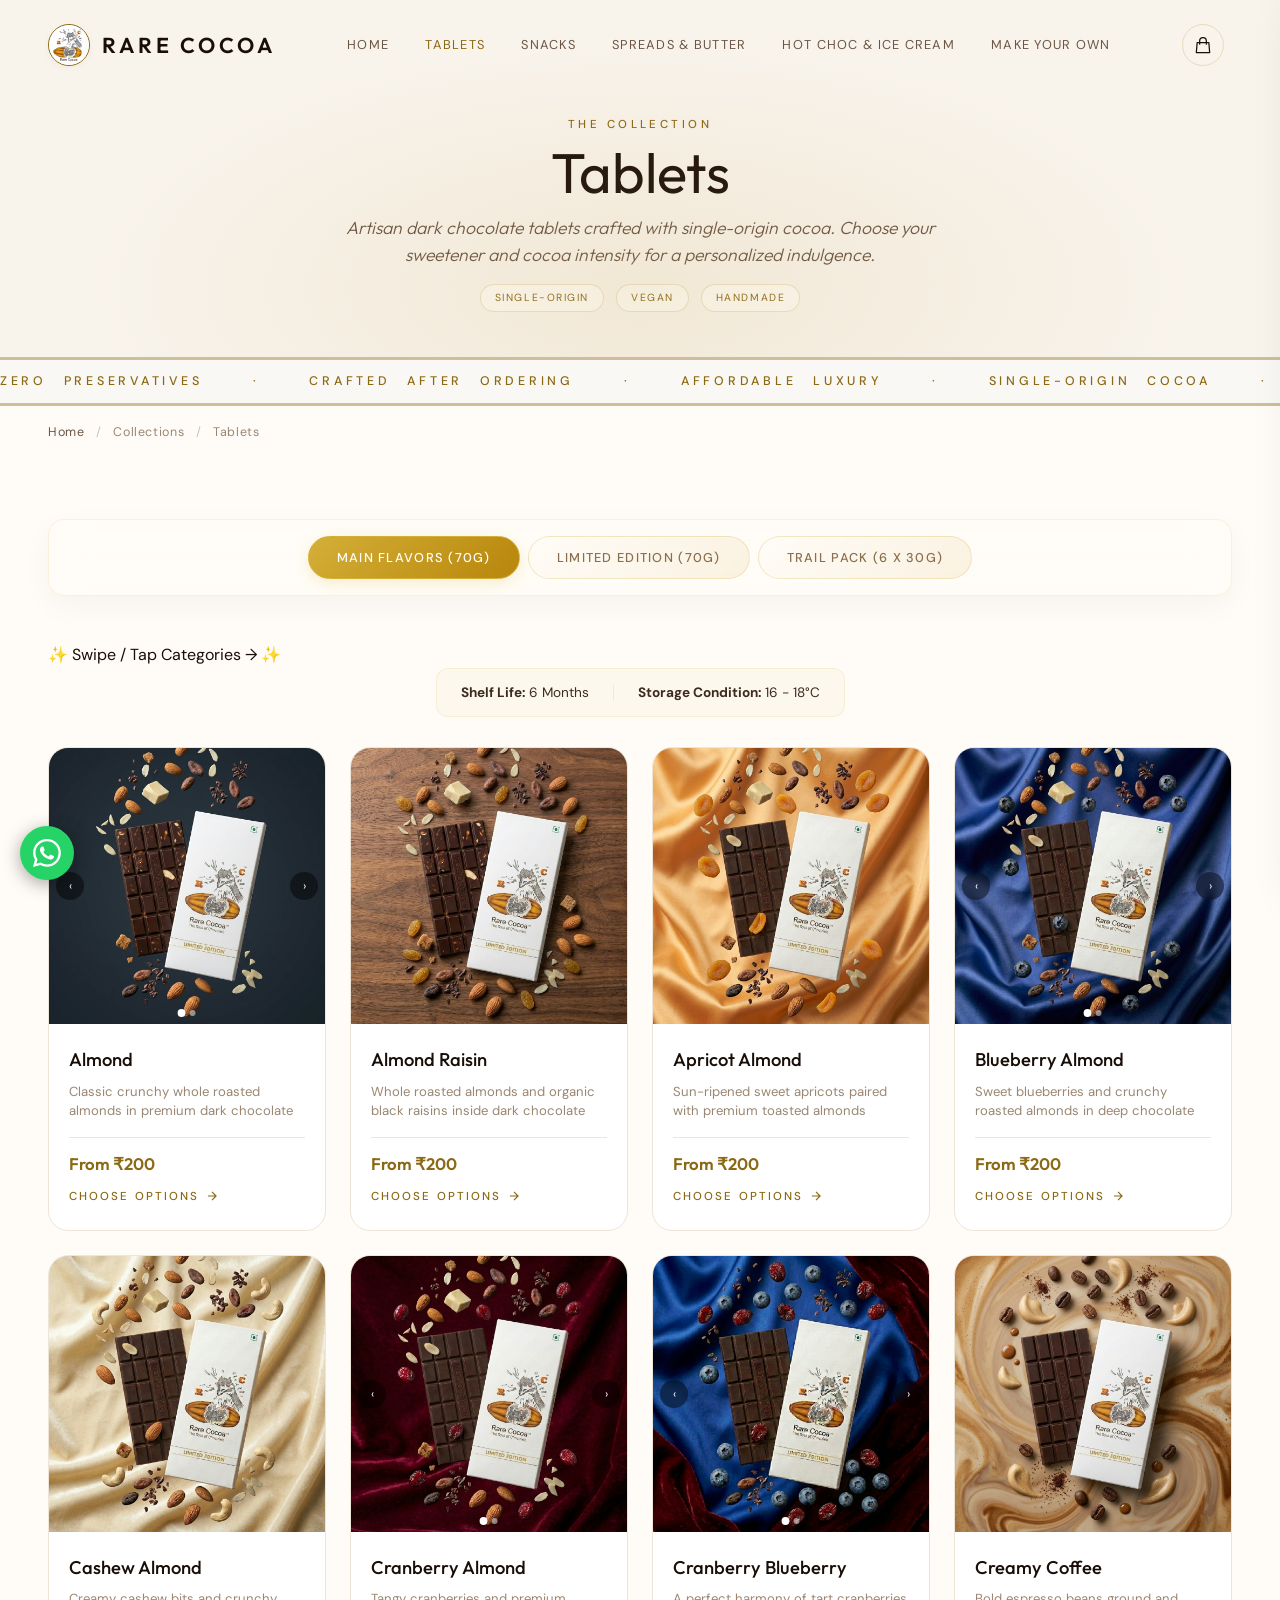
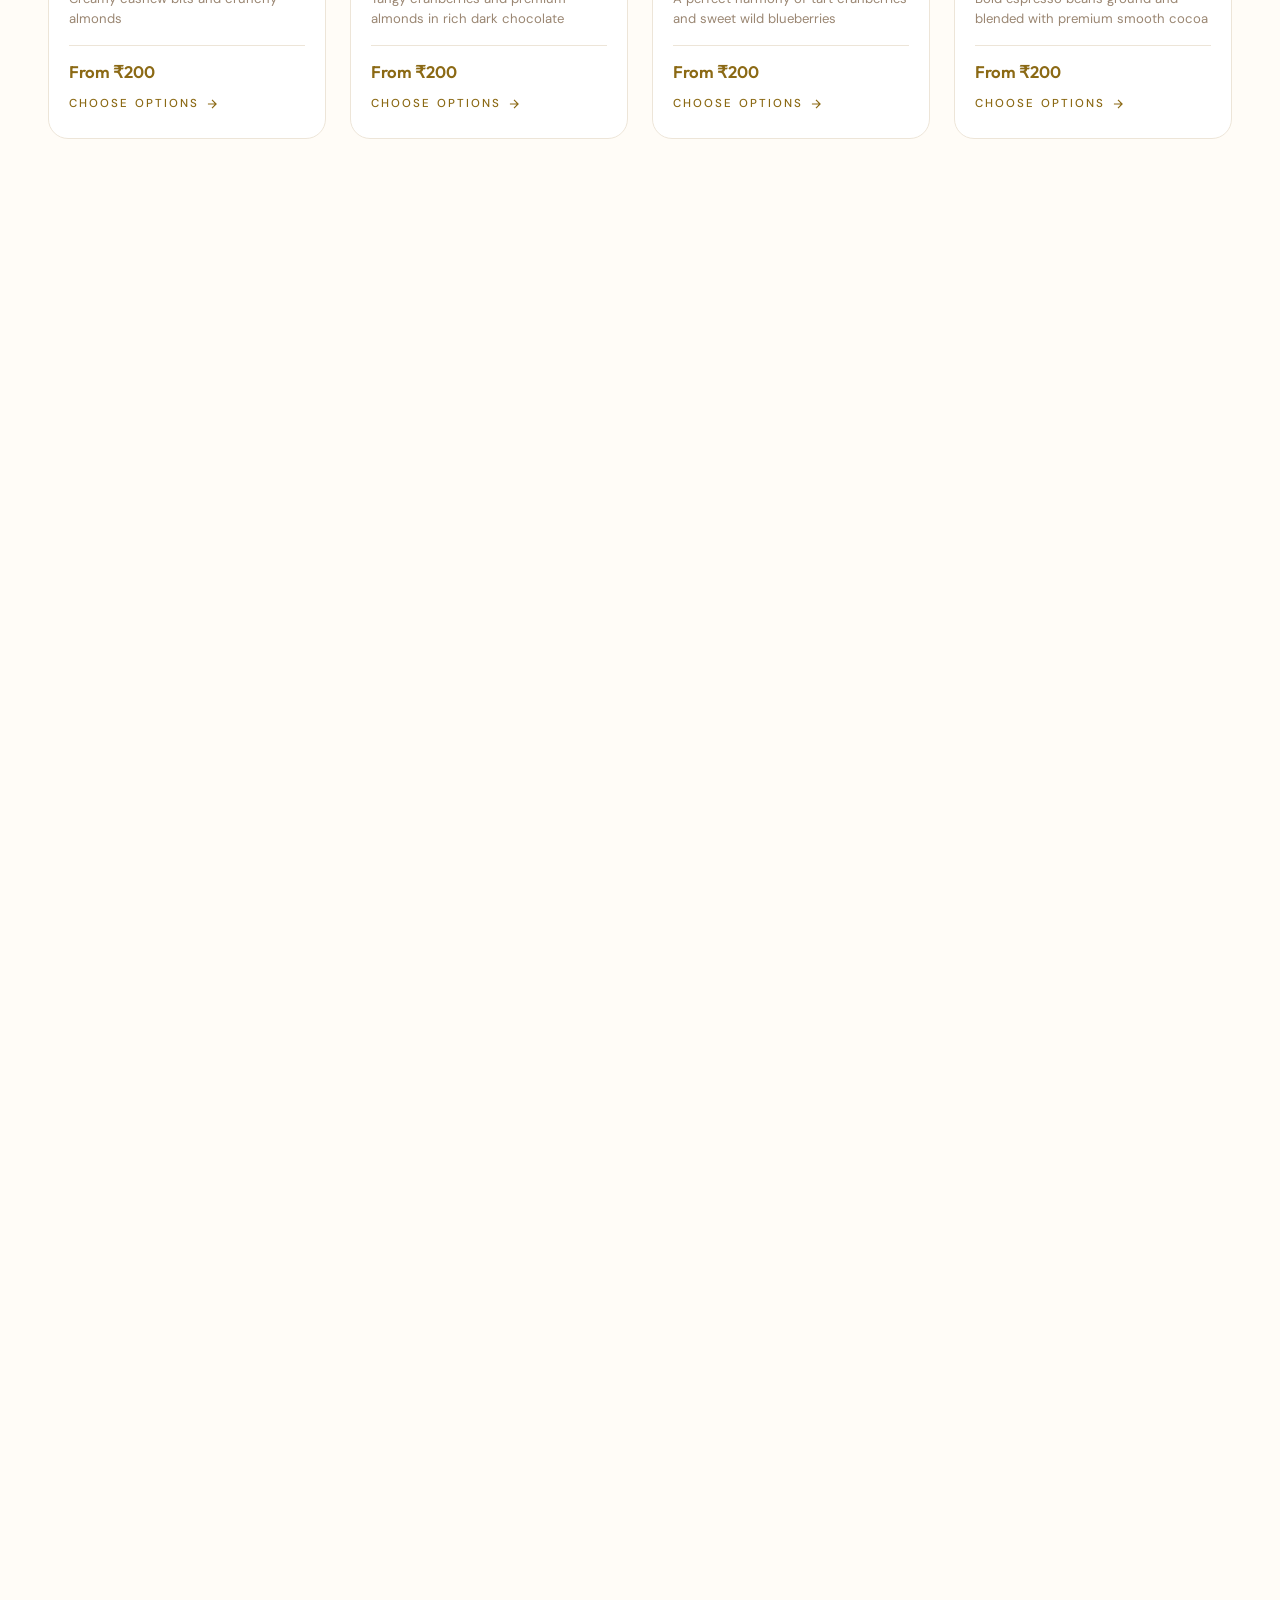
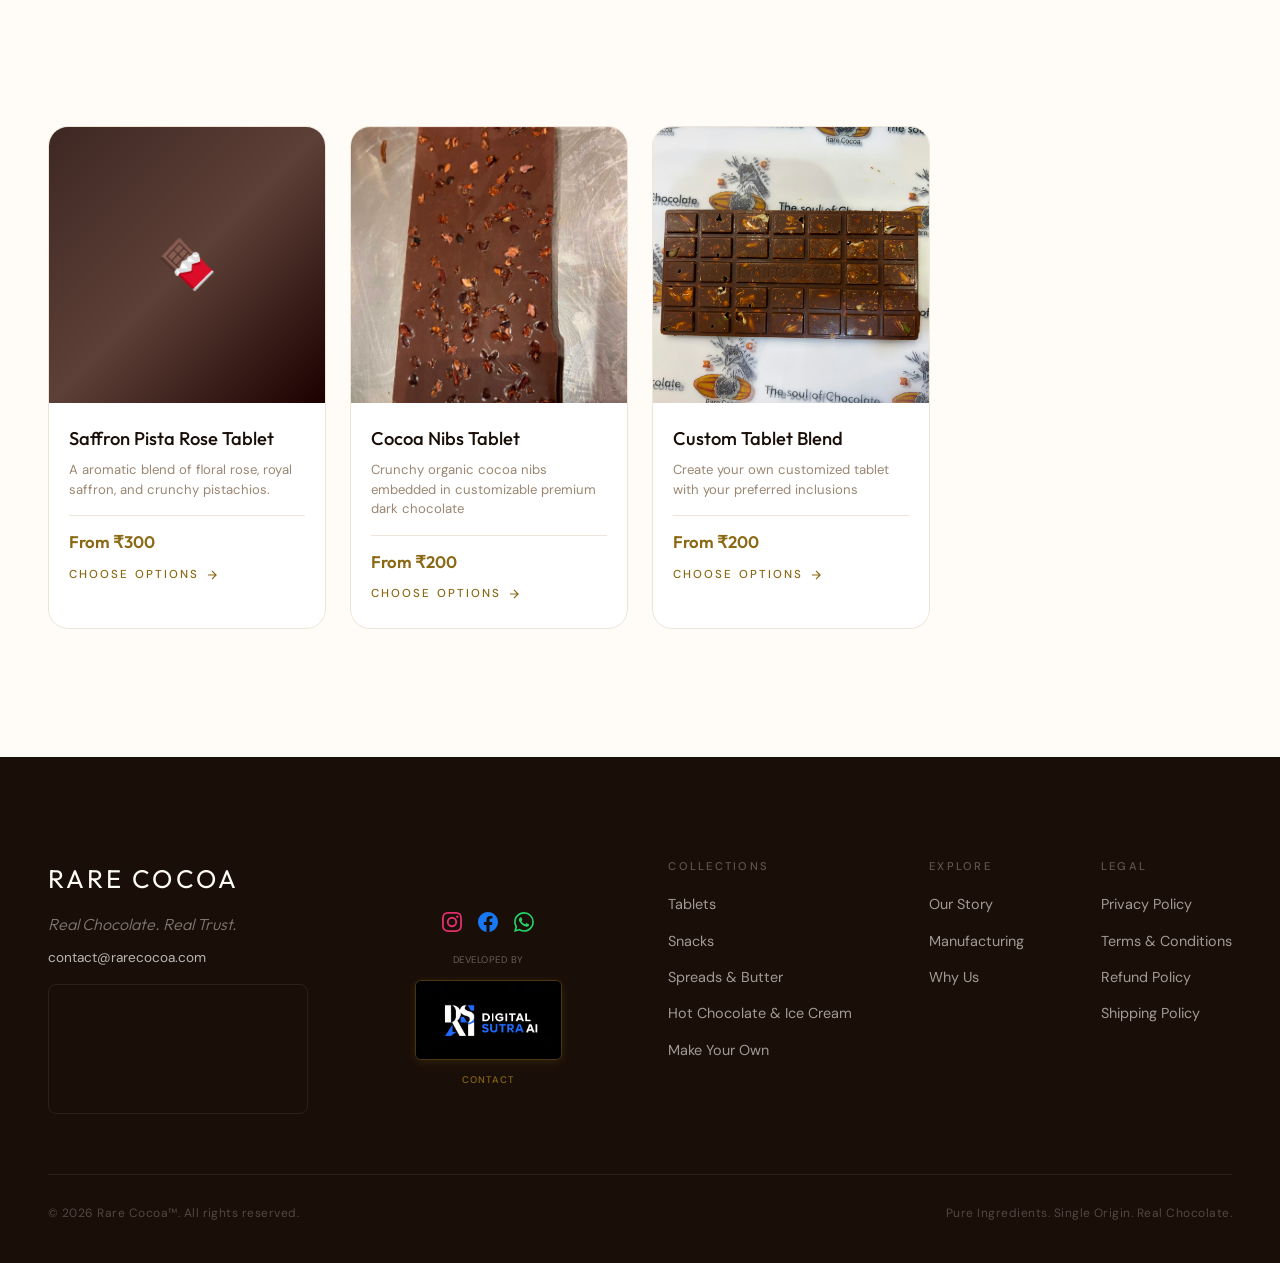
<file: tablets.html>
<!DOCTYPE html>
<html lang="en">
<head>
    <!-- Google tag (gtag.js) -->
  <script async src="https://www.googletagmanager.com/gtag/js?id=G-1JV77Z9L9T"></script>
  <script>
    window.dataLayer = window.dataLayer || [];
    function gtag(){dataLayer.push(arguments);}
    gtag('js', new Date());

    gtag('config', 'G-1JV77Z9L9T');
  </script>

<meta charset="UTF-8">
  <meta name="viewport" content="width=device-width, initial-scale=1.0">
  <title>Tablets — Rare Cocoa™</title>
  <meta name="description" content="Handcrafted dark chocolate tablets crafted from single-origin cocoa. Customizable cocoa percentage and natural sweeteners.">
  <meta name="keywords" content="Rare Cocoa, rarecocoa.com, dark chocolate tablets, single origin chocolate bars, vegan chocolate">
  <meta name="robots" content="index, follow, max-snippet:-1, max-image-preview:large, max-video-preview:-1">
  <link rel="canonical" href="https://rarecocoa.com/tablets.html">
  <!-- Favicon for Google Search & Browsers -->
  <link rel="icon" href="/favicon.ico" sizes="48x48" type="image/x-icon">
  <link rel="apple-touch-icon" href="/apple-touch-icon.png">
  <!-- Geographic & India Region Targeting (Matches Google Business Profile) -->
  <meta name="geo.region" content="IN-AP">
  <meta name="geo.placename" content="Poranki, Vijayawada, Andhra Pradesh 521137, India">
  <meta name="geo.position" content="16.4851;80.6974">
  <meta name="ICBM" content="16.4851, 80.6974">
  <meta name="language" content="English">
  <meta name="author" content="Rare Cocoa">
  <meta name="apple-mobile-web-app-title" content="Rare Cocoa">
  <meta name="application-name" content="Rare Cocoa">

  <!-- Open Graph -->
  <meta property="og:type" content="website">
  <meta property="og:url" content="https://rarecocoa.com/tablets.html">
  <meta property="og:site_name" content="Rare Cocoa">
  <meta property="og:title" content="Tablets — Rare Cocoa™">
  <meta property="og:description" content="Handcrafted dark chocolate tablets crafted from single-origin cocoa. Customizable cocoa percentage and natural sweeteners.">
  <meta property="og:image" content="https://rarecocoa.com/preview.jpg">
  <meta property="og:image:secure_url" content="https://rarecocoa.com/preview.jpg">
  <meta property="og:image:type" content="image/jpeg">
  <meta property="og:image:width" content="1024">
  <meta property="og:image:height" content="1024">
  <meta property="og:image:alt" content="Rare Cocoa Handcrafted Dark Chocolate Tablets">

  <!-- Twitter / X -->
  <meta name="twitter:card" content="summary_large_image">
  <meta name="twitter:url" content="https://rarecocoa.com/tablets.html">
  <meta name="twitter:title" content="Tablets — Rare Cocoa™">
  <meta name="twitter:description" content="Handcrafted dark chocolate tablets crafted from single-origin cocoa. Customizable cocoa percentage and natural sweeteners.">
  <meta name="twitter:image" content="https://rarecocoa.com/preview.jpg">
  <link rel="preconnect" href="https://fonts.googleapis.com">
  <link rel="preconnect" href="https://fonts.gstatic.com" crossorigin>
  <link rel="preload" href="https://fonts.googleapis.com/css2?family=Outfit:wght@300;400;500;600;700&family=DM+Sans:ital,opsz,wght@0,9..40,300;0,9..40,400;0,9..40,500;0,9..40,600;0,9..40,700;1,9..40,400&display=swap" as="style" onload="this.onload=null;this.rel='stylesheet'">
  <noscript><link rel="stylesheet" href="https://fonts.googleapis.com/css2?family=Outfit:wght@300;400;500;600;700&family=DM+Sans:ital,opsz,wght@0,9..40,300;0,9..40,400;0,9..40,500;0,9..40,600;0,9..40,700;1,9..40,400&display=swap"></noscript>
  <link rel="stylesheet" href="styles.css?v=v80">
  <link rel="stylesheet" href="pages.css?v=v80">
  <script>
    if ('serviceWorker' in navigator) {
      navigator.serviceWorker.getRegistrations().then(function(regs) {
        for (var i = 0; i < regs.length; i++) { regs[i].unregister(); }
      });
      if ('caches' in window) {
        caches.keys().then(function(keys) {
          keys.forEach(function(k) { caches.delete(k); });
        });
      }
    }
    try {
      for (var k in localStorage) {
        if (k && k.indexOf('rc_products_') === 0 && k.indexOf('rc_products_v53_') === -1) {
          localStorage.removeItem(k);
        }
      }
    } catch(e) {}
  </script>

</head>
<body class="tablets-page">
  <!-- SVG Filter for gooey liquid chocolate (used by mini card bar) -->
  <svg class="goo-filter" style="display:none;" xmlns="http://www.w3.org/2000/svg">
    <defs>
      <filter id="goo">
        <feGaussianBlur in="SourceGraphic" stdDeviation="8" result="blur" />
        <feColorMatrix in="blur" mode="matrix" values="1 0 0 0 0  0 1 0 0 0  0 0 1 0 0  0 0 0 18 -7" result="goo" />
        <feComposite in="SourceGraphic" in2="goo" operator="atop" />
      </filter>
    </defs>
  </svg>
  <!-- Premium Loader -->
  <div id="premium-loader" class="premium-loader">
    <div class="loader-content">
      <img src="logo.avif" alt="Rare Cocoa" class="loader-logo-img">
      <div class="loader-logo">Rare Cocoa</div>
      <div class="loader-tagline">The Soul of Chocolate</div>
      <div class="loader-progress-bar">
        <div class="loader-progress-line" id="loader-progress-line"></div>
      </div>
      <div class="loader-status" id="loader-status">0%</div>
    </div>
  </div>
  <script>
    (function() {
      var loader = document.getElementById('premium-loader');
      var line = document.getElementById('loader-progress-line');
      var status = document.getElementById('loader-status');
      var progress = 0;
      var interval = setInterval(function() {
        progress += Math.random() * 18 + 5;
        if (progress > 100) progress = 100;
        if (line) line.style.width = progress + '%';
        if (status) status.textContent = Math.round(progress) + '%';
        
        var logoImg = document.querySelector('.loader-logo-img');
        var logoText = document.querySelector('.loader-logo');
        if (logoImg) {
          var glowVal = 8 + (progress / 100) * 16;
          var opacityVal = 0.2 + (progress / 100) * 0.6;
          logoImg.style.boxShadow = '0 0 ' + glowVal + 'px rgba(212, 175, 55, ' + opacityVal + ')';
        }
        if (logoText) {
          var scaleVal = 1 + (progress / 100) * 0.05;
          logoText.style.transform = 'scale(' + scaleVal + ')';
        }

        if (progress >= 100) {
          clearInterval(interval);
          setTimeout(function() {
            if (loader) {
              loader.classList.add('fade-out');
              setTimeout(function() { loader.remove(); }, 600);
            }
          }, 200);
        }
      }, 180);
      setTimeout(function() {
        clearInterval(interval);
        if (line) line.style.width = '100%';
        if (status) status.textContent = '100%';
        
        var logoImg = document.querySelector('.loader-logo-img');
        var logoText = document.querySelector('.loader-logo');
        if (logoImg) {
          logoImg.style.boxShadow = '0 0 24px rgba(212, 175, 55, 0.8)';
        }
        if (logoText) {
          logoText.style.transform = 'scale(1.05)';
        }

        setTimeout(function() {
          if (loader && !loader.classList.contains('fade-out')) {
            loader.classList.add('fade-out');
            setTimeout(function() { loader.remove(); }, 600);
          }
        }, 200);
      }, 2000);
    })();
  </script>

  <svg class="goo-filter" style="display:none;"><defs><filter id="goo"><feGaussianBlur in="SourceGraphic" stdDeviation="8" result="blur" /><feColorMatrix in="blur" mode="matrix" values="1 0 0 0 0  0 1 0 0 0  0 0 1 0 0  0 0 0 18 -8" result="goo" /><feComposite in="SourceGraphic" in2="goo" operator="atop" /></filter></defs></svg>

  <!-- Navigation -->
  <nav class="nav" id="nav">
    <div class="nav-inner">
      <a href="index.html" class="nav-logo">
        <img src="logo.avif" alt="Rare Cocoa Logo" class="nav-logo-img">
        <span>RARE COCOA</span>
      </a>
      <div class="nav-links">
        <a href="index.html">Home</a>
        <a href="tablets.html" style="color:var(--accent);">Tablets</a>
        <a href="snacks.html">Snacks</a>
        <a href="spreads.html">Spreads &amp; Butter</a>
        <a href="hot-chocolate-ice-cream.html">Hot Choc & Ice Cream</a>
        <a href="make-your-own.html">Make Your Own</a>
      </div>
      <button class="nav-menu-btn" id="menuBtn" aria-label="Toggle menu"><span></span><span></span><span></span></button>
    </div>
  </nav>
  <div class="mobile-menu" id="mobileMenu">
    <a href="index.html">Home</a>
    <a href="tablets.html">Tablets</a>
    <a href="snacks.html">Snacks</a>
    <a href="spreads.html">Spreads &amp; Butter</a>
    <a href="hot-chocolate-ice-cream.html">Hot Choc & Ice Cream</a>
    <a href="make-your-own.html">Make Your Own</a>
    <a href="blog.html">Journal</a>
  </div>

  <!-- Page Hero -->
  <section class="page-hero">
    <div class="container">
      <span class="section-label center">The Collection</span>
      <h1 class="section-title center">Tablets</h1>
      <p class="page-hero-desc">Artisan dark chocolate tablets crafted with single-origin cocoa. Choose your sweetener and cocoa intensity for a personalized indulgence.</p>
       <div class="page-hero-tags">
        <span class="page-hero-tag">Single-Origin</span>
        <span class="page-hero-tag">Vegan</span>
        <span class="page-hero-tag">Handmade</span>
      </div>
    </div>
  </section>

  <div class="brand-strip">
    <div class="marquee-track">
      <span class="marquee-content">Zero Preservatives &nbsp;&nbsp;&middot;&nbsp;&nbsp; Crafted After Ordering &nbsp;&nbsp;&middot;&nbsp;&nbsp; Affordable Luxury &nbsp;&nbsp;&middot;&nbsp;&nbsp; Single-Origin Cocoa &nbsp;&nbsp;&middot;&nbsp;&nbsp; Not Fancy, Just Pure &nbsp;&nbsp;&middot;&nbsp;&nbsp; Fresh Batches Only &nbsp;&nbsp;&middot;&nbsp;&nbsp; Luxury Without The Markup &nbsp;&nbsp;&middot;&nbsp;&nbsp;</span>
      <span class="marquee-content" aria-hidden="true">Zero Preservatives &nbsp;&nbsp;&middot;&nbsp;&nbsp; Crafted After Ordering &nbsp;&nbsp;&middot;&nbsp;&nbsp; Affordable Luxury &nbsp;&nbsp;&middot;&nbsp;&nbsp; Single-Origin Cocoa &nbsp;&nbsp;&middot;&nbsp;&nbsp; Not Fancy, Just Pure &nbsp;&nbsp;&middot;&nbsp;&nbsp; Fresh Batches Only &nbsp;&nbsp;&middot;&nbsp;&nbsp; Luxury Without The Markup &nbsp;&nbsp;&middot;&nbsp;&nbsp;</span>
    </div>
  </div>

  <!-- Breadcrumb -->
  <div class="container">
    <div class="breadcrumb">
      <a href="index.html">Home</a>
      <span>/</span>
      Collections
      <span>/</span>
      Tablets
    </div>
  </div>

  <!-- Products Grid and Tabs - loaded live from Google Sheets -->
  <section class="products-section">
    <div class="container">
      <div id="rc-products-container" style="min-height:300px;"></div>
    </div>
  </section>

  <!-- Product Modal -->
  <div class="modal-backdrop" id="modalBackdrop">
    <div class="modal" id="productModal">
      <button class="modal-close" aria-label="Close">&times;</button>
      <div class="modal-header">
        <div class="modal-product-icon">🍫</div>
        <h2 class="modal-product-name">Product</h2>
        <p class="modal-product-subtitle">Description</p>
      </div>
      <div class="modal-body">
        <!-- Options injected by JS -->
      </div>
      <div class="modal-footer"><span class="modal-price-display"></span><button class="modal-add-btn">Add to Selection</button>
      </div>
    </div>
  </div>

  <!-- Footer -->
  <footer class="footer" id="footer">
    <div class="container">
      <div class="footer-top">
        <div class="footer-brand">
          <h2 class="footer-logo">RARE COCOA</h2>
          <p class="footer-tagline">Real Chocolate. Real Trust.</p>
          <p class="footer-email" style="margin-top:8px;font-size:0.85rem;"><a href="mailto:contact@rarecocoa.com" style="color:rgba(255,255,255,0.7);text-decoration:none;transition:color 0.3s;" onmouseover="this.style.color='#D4AF37'" onmouseout="this.style.color='rgba(255,255,255,0.7)'">contact@rarecocoa.com</a></p>
          <div class="footer-map-box" style="width:260px;height:130px;border-radius:8px;overflow:hidden;border:1px solid rgba(255,255,255,0.08);margin-top:15px;">
            <iframe src="https://maps.google.com/maps?q=Rare%20Cocoa%20Poranki%20Vijayawada&t=&z=14&ie=UTF8&iwloc=&output=embed" width="100%" height="100%" style="border:0;" allowfullscreen="" loading="lazy" referrerpolicy="no-referrer-when-downgrade"></iframe>
          </div>
        </div>
        <div class="footer-meta-wrapper">
          <div class="footer-meta-row">
            <div class="footer-social-icons">
              <a href="https://www.instagram.com/rarecocoa/?hl=en" target="_blank" rel="noopener" aria-label="Instagram" style="color:#E1306C;display:inline-flex;transition:transform 0.3s,filter 0.3s;" onmouseover="this.style.transform='scale(1.15)'" onmouseout="this.style.transform='scale(1)'"><svg width="20" height="20" fill="currentColor" viewBox="0 0 24 24"><path d="M12 2.163c3.204 0 3.584.012 4.85.07 3.252.148 4.771 1.691 4.919 4.919.058 1.265.069 1.645.069 4.849 0 3.205-.012 3.584-.069 4.849-.149 3.225-1.664 4.771-4.919 4.919-1.266.058-1.644.07-4.85.07-3.204 0-3.584-.012-4.849-.07-3.26-.149-4.771-1.699-4.919-4.92-.058-1.265-.07-1.644-.07-4.849 0-3.204.013-3.583.07-4.849.149-3.227 1.664-4.771 4.919-4.919 1.266-.057 1.645-.069 4.849-.069zM12 0C8.741 0 8.333.014 7.053.072 2.695.272.273 2.69.073 7.051.014 8.333 0 8.741 0 12c0 3.259.014 3.668.072 4.948.2 4.358 2.618 6.78 6.98 6.98 1.281.058 1.689.072 4.948.072 3.259 0 3.668-.014 4.948-.072 4.354-.2 6.782-2.618 6.979-6.98.059-1.28.073-1.689.073-4.948 0-3.259-.014-3.667-.072-4.947-.196-4.354-2.617-6.78-6.979-6.98C15.668.014 15.259 0 12 0zm0 5.838a6.162 6.162 0 100 12.324 6.162 6.162 0 000-12.324zM12 16a4 4 0 110-8 4 4 0 010 8zm6.406-11.845a1.44 1.44 0 100 2.881 1.44 1.44 0 000-2.881z"/></svg></a>
              <a href="https://www.facebook.com/p/Rare-Cocoa-61575199524262/" target="_blank" rel="noopener" aria-label="Facebook" style="color:#1877F2;display:inline-flex;transition:transform 0.3s,filter 0.3s;" onmouseover="this.style.transform='scale(1.15)'" onmouseout="this.style.transform='scale(1)'"><svg width="20" height="20" fill="currentColor" viewBox="0 0 24 24"><path d="M24 12.073c0-6.627-5.373-12-12-12s-12 5.373-12 12c0 5.99 4.388 10.954 10.125 11.854v-8.385H7.078v-3.47h3.047V9.43c0-3.007 1.792-4.669 4.533-4.669 1.312 0 2.686.235 2.686.235v2.953H15.83c-1.491 0-1.956.925-1.956 1.874v2.25h3.328l-.532 3.47h-2.796v8.385C19.612 23.027 24 18.062 24 12.073z"/></svg></a>
              <a href="https://wa.me/919676114516" target="_blank" rel="noopener" aria-label="WhatsApp" style="color:#25D366;display:inline-flex;transition:transform 0.3s,filter 0.3s;" onmouseover="this.style.transform='scale(1.15)'" onmouseout="this.style.transform='scale(1)'"><svg width="20" height="20" fill="currentColor" viewBox="0 0 16 16"><path d="M13.601 2.326A7.85 7.85 0 0 0 7.994 0C3.627 0 .068 3.558.064 7.926c0 1.399.366 2.76 1.057 3.965L0 16l4.204-1.102a7.9 7.9 0 0 0 3.79.965h.004c4.368 0 7.926-3.558 7.93-7.93A7.9 7.9 0 0 0 13.6 2.326zM7.994 14.521a6.6 6.6 0 0 1-3.356-.92l-.24-.144-2.494.654.666-2.433-.156-.251a6.56 6.56 0 0 1-1.007-3.505c0-3.626 2.957-6.584 6.591-6.584a6.56 6.56 0 0 1 4.66 1.931 6.56 6.56 0 0 1 1.928 4.66c-.004 3.639-2.961 6.592-6.592 6.592m3.615-4.934c-.197-.099-1.17-.578-1.353-.646-.182-.065-.315-.099-.445.099-.133.197-.513.646-.627.775-.114.133-.232.148-.43.05-.197-.1-.836-.308-1.592-.985-.59-.525-.985-1.175-1.103-1.372-.114-.198-.011-.304.088-.403.087-.088.197-.232.296-.346.1-.114.133-.198.198-.33.065-.134.034-.248-.015-.347-.05-.099-.445-1.076-.612-1.47-.16-.389-.323-.335-.445-.34-.114-.007-.247-.007-.38-.007a.73.73 0 0 0-.529.247c-.182.198-.691.677-.691 1.654s.71 1.916.81 2.049c.098.133 1.394 2.132 3.383 2.992.47.205.84.326 1.129.418.475.152.904.129 1.246.08.38-.058 1.171-.48 1.338-.943.164-.464.164-.86.114-.943-.049-.084-.182-.133-.38-.232"/></svg></a>
            </div>
            <div class="footer-developer-block">
              <span class="footer-dev-label">Developed by</span>
              <a href="https://digitalsutraai.vercel.app" target="_blank" rel="noopener" class="footer-dev-logo-link">
                <img src="assets/full_logo_digitalsutraai.png" alt="Digital Sutra AI" class="footer-dev-logo">
              </a>
              <a href="https://digitalsutraai.vercel.app" target="_blank" rel="noopener" class="footer-dev-contact">Contact</a>
            </div>
          </div>
        </div>
        <div class="footer-links">
          <div class="footer-col">
            <h4>Collections</h4>
            <a href="tablets.html">Tablets</a>
            <a href="snacks.html">Snacks</a>
            <a href="spreads.html">Spreads &amp; Butter</a>
            <a href="hot-chocolate-ice-cream.html">Hot Chocolate &amp; Ice Cream</a>
            <a href="make-your-own.html">Make Your Own</a>
          </div>
          <div class="footer-col">
            <h4>Explore</h4>
            <a href="index.html#story">Our Story</a>
            <a href="manufacturing.html">Manufacturing</a>
            <a href="index.html#compare">Why Us</a>
          </div>
          <div class="footer-col">
            <h4>Legal</h4>
            <a href="privacy-policy.html">Privacy Policy</a>
            <a href="terms.html">Terms &amp; Conditions</a>
            <a href="refund-policy.html">Refund Policy</a>
            <a href="shipping-policy.html">Shipping Policy</a>
          </div>
        </div>
      </div>
      <div class="footer-bottom">
        <p>&copy; 2026 Rare Cocoa&trade;. All rights reserved.</p>
        <p>Pure Ingredients. Single Origin. Real Chocolate.</p>
      </div>
    </div>
  </footer>

  <script src="cart.js?v=v86"></script>
  <script src="pages.js?v=v86"></script>
  <script src="products-db.js?v=v88"></script>
  <script>
    // ── PASTE YOUR GOOGLE SHEET ID BELOW ──────────────────────────
    var RC_SHEET_ID = '1rZu7brDiJkQMpblZ3owkhRBCu31U7vCzHvY6QcO6ZQc';
    var RC_TAB_NAME = 'Tablets';
    // ──────────────────────────────────────────────────────────────
    var TABLETS_BANNER = '<div class="tablets-info-banner" style="display:flex;justify-content:center;gap:24px;margin:0 auto 30px auto;padding:12px 24px;background:rgba(212,175,55,0.05);border:1px solid rgba(212,175,55,0.15);border-radius:var(--radius-md);max-width:fit-content;font-size:0.85rem;font-family:var(--font-body);color:var(--text-secondary);"><div><strong>Shelf Life:</strong> 6 Months</div><div style="width:1px;background:rgba(212,175,55,0.2);height:16px;align-self:center;"></div><div><strong>Storage Condition:</strong> 16 - 18&deg;C</div></div>';
    document.addEventListener('DOMContentLoaded', function() {
      RCProductsDB.load(RC_SHEET_ID, RC_TAB_NAME, 'rc-products-container', 'tablets', TABLETS_BANNER);
    });
  </script>
</body>

</html>
</file>
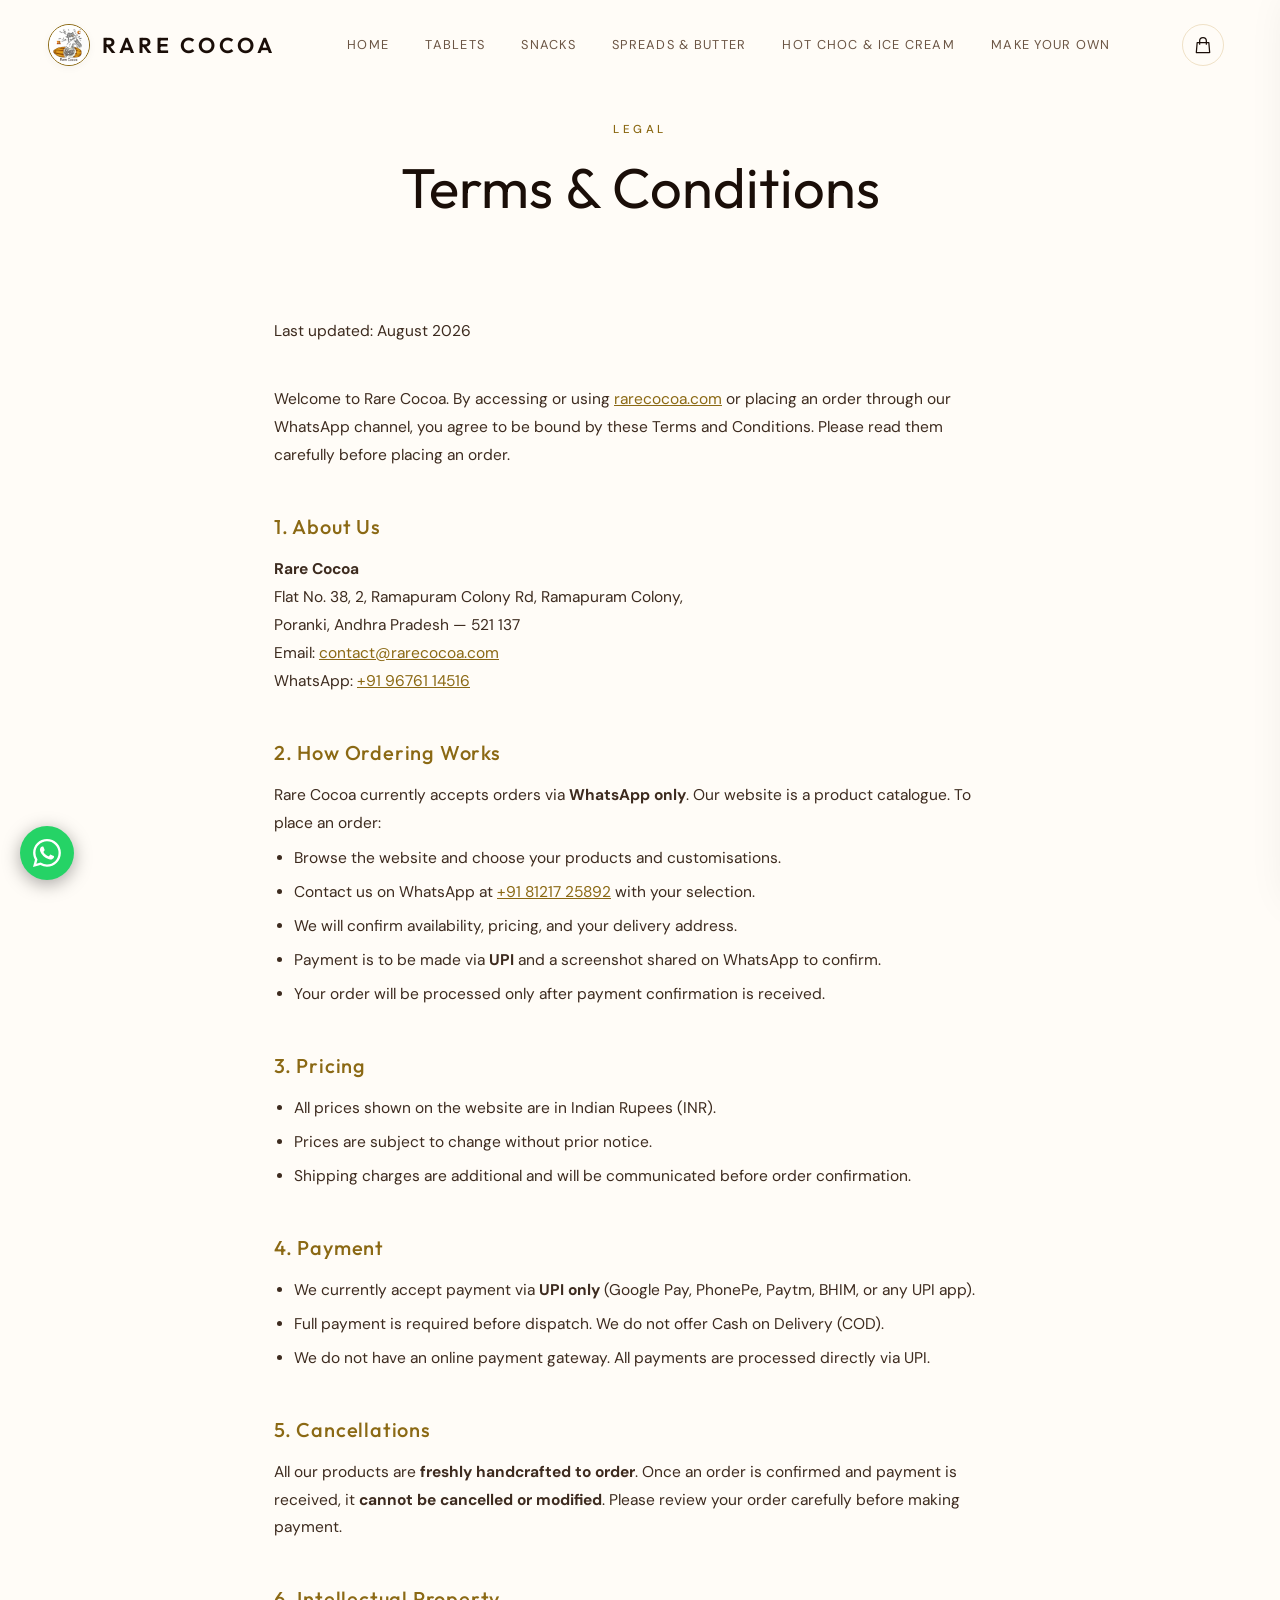
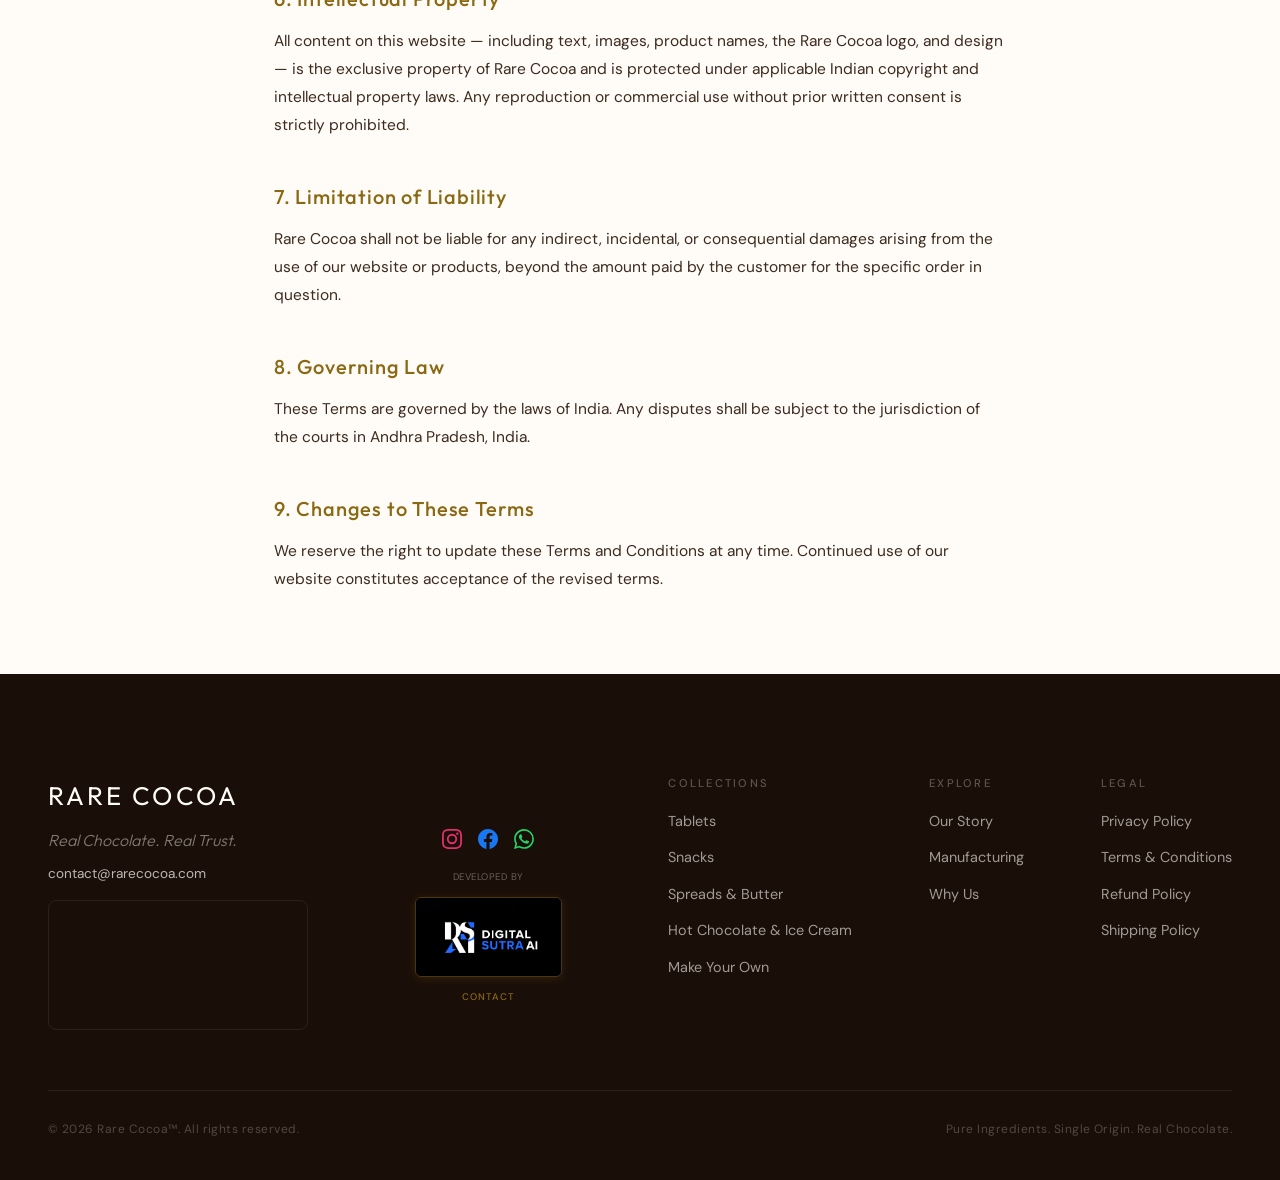
<file: terms.html>
<!DOCTYPE html>
<html lang="en">
<head>
    <!-- Google tag (gtag.js) -->
  <script async src="https://www.googletagmanager.com/gtag/js?id=G-1JV77Z9L9T"></script>
  <script>
    window.dataLayer = window.dataLayer || [];
    function gtag(){dataLayer.push(arguments);}
    gtag('js', new Date());

    gtag('config', 'G-1JV77Z9L9T');
  </script>

<meta charset="UTF-8">
  <meta name="viewport" content="width=device-width, initial-scale=1.0">
  <title>Terms &amp; Conditions — Rare Cocoa™</title>
  <meta name="description" content="Read the Terms and Conditions for purchasing from Rare Cocoa. By using our website, you agree to these terms.">
  <link rel="canonical" href="https://rarecocoa.com/terms.html">
  <!-- Favicon for Google Search & Browsers -->
  <link rel="icon" href="/favicon.ico" sizes="48x48" type="image/x-icon">
  <link rel="apple-touch-icon" href="/apple-touch-icon.png">
  <!-- Geographic & India Region Targeting (Matches Google Business Profile) -->
  <meta name="geo.region" content="IN-AP">
  <meta name="geo.placename" content="Poranki, Vijayawada, Andhra Pradesh 521137, India">
  <meta name="geo.position" content="16.4851;80.6974">
  <meta name="ICBM" content="16.4851, 80.6974">
  <meta name="language" content="English">
  <meta name="author" content="Rare Cocoa">
  <meta name="apple-mobile-web-app-title" content="Rare Cocoa">
  <meta name="application-name" content="Rare Cocoa">
  <meta property="og:type" content="website">
  <meta property="og:title" content="Terms &amp; Conditions — Rare Cocoa™">
  <meta property="og:description" content="Read the Terms and Conditions for purchasing from Rare Cocoa. By using our website, you agree to these terms.">
  <meta property="og:url" content="https://rarecocoa.com/terms.html">
  <meta property="og:image" content="https://rarecocoa.com/logo.avif">
  <meta property="og:site_name" content="Rare Cocoa">
  <link rel="preconnect" href="https://fonts.googleapis.com">
  <link rel="preconnect" href="https://fonts.gstatic.com" crossorigin>
  <link rel="preload" href="https://fonts.googleapis.com/css2?family=Outfit:wght@300;400;500;600;700&family=DM+Sans:ital,opsz,wght@0,9..40,300;0,9..40,400;0,9..40,500;0,9..40,600;0,9..40,700;1,9..40,400&display=swap" as="style" onload="this.onload=null;this.rel='stylesheet'">
  <noscript><link rel="stylesheet" href="https://fonts.googleapis.com/css2?family=Outfit:wght@300;400;500;600;700&family=DM+Sans:ital,opsz,wght@0,9..40,300;0,9..40,400;0,9..40,500;0,9..40,600;0,9..40,700;1,9..40,400&display=swap"></noscript>
  <link rel="stylesheet" href="styles.css?v=v80">
  <link rel="stylesheet" href="pages.css?v=v80">
  <style>
    .policy-hero { padding: 120px 0 60px; text-align: center; }
    .policy-body { max-width: 780px; margin: 0 auto; padding: 0 24px 80px; }
    .policy-body h2 { font-family: var(--font-heading); font-size: 1.25rem; font-weight: 500; color: var(--accent); margin: 40px 0 12px; letter-spacing: 0.04em; }
    .policy-body p, .policy-body li { font-family: var(--font-body); font-size: 0.97rem; line-height: 1.8; color: var(--text-secondary); }
    .policy-body ul { padding-left: 20px; margin: 8px 0 16px; }
    .policy-body li { margin-bottom: 6px; }
    .policy-body a { color: var(--accent); text-decoration: underline; }
    .policy-updated { font-size: 0.82rem; color: var(--text-muted, #888); margin-bottom: 40px; }
  </style>
  <script>
    if ('serviceWorker' in navigator) {
      navigator.serviceWorker.getRegistrations().then(function(regs) {
        for (var i = 0; i < regs.length; i++) { regs[i].unregister(); }
      });
      if ('caches' in window) {
        caches.keys().then(function(keys) {
          keys.forEach(function(k) { caches.delete(k); });
        });
      }
    }
    try {
      for (var k in localStorage) {
        if (k && k.indexOf('rc_products_') === 0 && k.indexOf('rc_products_v53_') === -1) {
          localStorage.removeItem(k);
        }
      }
    } catch(e) {}
  </script>
</head>
<body>
  <!-- Premium Loader -->
  <div id="premium-loader" class="premium-loader">
    <div class="loader-content">
      <img src="logo.avif" alt="Rare Cocoa" class="loader-logo-img">
      <div class="loader-logo">Rare Cocoa</div>
      <div class="loader-tagline">The Soul of Chocolate</div>
      <div class="loader-progress-bar">
        <div class="loader-progress-line" id="loader-progress-line"></div>
      </div>
      <div class="loader-status" id="loader-status">0%</div>
    </div>
  </div>
  <script>
    (function() {
      var loader = document.getElementById('premium-loader');
      var line = document.getElementById('loader-progress-line');
      var status = document.getElementById('loader-status');
      var progress = 0;
      var interval = setInterval(function() {
        progress += Math.random() * 18 + 5;
        if (progress > 100) progress = 100;
        if (line) line.style.width = progress + '%';
        if (status) status.textContent = Math.round(progress) + '%';
        if (progress >= 100) {
          clearInterval(interval);
          setTimeout(function() {
            if (loader) {
              loader.classList.add('fade-out');
              setTimeout(function() { loader.remove(); }, 600);
            }
          }, 200);
        }
      }, 180);
      setTimeout(function() {
        clearInterval(interval);
        if (line) line.style.width = '100%';
        if (status) status.textContent = '100%';
        setTimeout(function() {
          if (loader && !loader.classList.contains('fade-out')) {
            loader.classList.add('fade-out');
            setTimeout(function() { loader.remove(); }, 600);
          }
        }, 200);
      }, 2000);
    })();
  </script>

  <!-- Nav -->
  <nav class="nav" id="nav">
    <div class="nav-inner">
      <a href="index.html" class="nav-logo">
        <img src="logo.avif" alt="Rare Cocoa Logo" class="nav-logo-img">
        <span>RARE COCOA</span>
      </a>
      <div class="nav-links">
        <a href="index.html">Home</a>
        <a href="tablets.html">Tablets</a>
        <a href="snacks.html">Snacks</a>
        <a href="spreads.html">Spreads &amp; Butter</a>
        <a href="hot-chocolate-ice-cream.html">Hot Choc &amp; Ice Cream</a>
        <a href="make-your-own.html">Make Your Own</a>
      </div>
      <button class="nav-menu-btn" id="menuBtn" aria-label="Toggle menu"><span></span><span></span><span></span></button>
    </div>
  </nav>
  <div class="mobile-menu" id="mobileMenu">
    <a href="index.html">Home</a>
    <a href="tablets.html">Tablets</a>
    <a href="snacks.html">Snacks</a>
    <a href="spreads.html">Spreads &amp; Butter</a>
    <a href="hot-chocolate-ice-cream.html">Hot Choc &amp; Ice Cream</a>
    <a href="make-your-own.html">Make Your Own</a>
  </div>

  <!-- Hero -->
  <section class="policy-hero">
    <div class="container">
      <span class="section-label center">Legal</span>
      <h1 class="section-title center">Terms &amp; Conditions</h1>
    </div>
  </section>

  <!-- Body -->
  <div class="policy-body">
    <p class="policy-updated">Last updated: August 2026</p>

    <p>Welcome to Rare Cocoa. By accessing or using <a href="https://rarecocoa.com">rarecocoa.com</a> or placing an order through our WhatsApp channel, you agree to be bound by these Terms and Conditions. Please read them carefully before placing an order.</p>

    <h2>1. About Us</h2>
    <p>
      <strong>Rare Cocoa</strong><br>
      Flat No. 38, 2, Ramapuram Colony Rd, Ramapuram Colony,<br>
      Poranki, Andhra Pradesh — 521 137<br>
      Email: <a href="mailto:contact@rarecocoa.com">contact@rarecocoa.com</a><br>
      WhatsApp: <a href="https://wa.me/919676114516">+91 96761 14516</a>
    </p>

    <h2>2. How Ordering Works</h2>
    <p>Rare Cocoa currently accepts orders via <strong>WhatsApp only</strong>. Our website is a product catalogue. To place an order:</p>
    <ul>
      <li>Browse the website and choose your products and customisations.</li>
      <li>Contact us on WhatsApp at <a href="https://wa.me/919676114516">+91 81217 25892</a> with your selection.</li>
      <li>We will confirm availability, pricing, and your delivery address.</li>
      <li>Payment is to be made via <strong>UPI</strong> and a screenshot shared on WhatsApp to confirm.</li>
      <li>Your order will be processed only after payment confirmation is received.</li>
    </ul>

    <h2>3. Pricing</h2>
    <ul>
      <li>All prices shown on the website are in Indian Rupees (INR).</li>
      <li>Prices are subject to change without prior notice.</li>
      <li>Shipping charges are additional and will be communicated before order confirmation.</li>
    </ul>

    <h2>4. Payment</h2>
    <ul>
      <li>We currently accept payment via <strong>UPI only</strong> (Google Pay, PhonePe, Paytm, BHIM, or any UPI app).</li>
      <li>Full payment is required before dispatch. We do not offer Cash on Delivery (COD).</li>
      <li>We do not have an online payment gateway. All payments are processed directly via UPI.</li>
    </ul>

    <h2>5. Cancellations</h2>
    <p>All our products are <strong>freshly handcrafted to order</strong>. Once an order is confirmed and payment is received, it <strong>cannot be cancelled or modified</strong>. Please review your order carefully before making payment.</p>

    <h2>6. Intellectual Property</h2>
    <p>All content on this website — including text, images, product names, the Rare Cocoa logo, and design — is the exclusive property of Rare Cocoa and is protected under applicable Indian copyright and intellectual property laws. Any reproduction or commercial use without prior written consent is strictly prohibited.</p>

    <h2>7. Limitation of Liability</h2>
    <p>Rare Cocoa shall not be liable for any indirect, incidental, or consequential damages arising from the use of our website or products, beyond the amount paid by the customer for the specific order in question.</p>

    <h2>8. Governing Law</h2>
    <p>These Terms are governed by the laws of India. Any disputes shall be subject to the jurisdiction of the courts in Andhra Pradesh, India.</p>

    <h2>9. Changes to These Terms</h2>
    <p>We reserve the right to update these Terms and Conditions at any time. Continued use of our website constitutes acceptance of the revised terms.</p>
  </div>

    <!-- Footer -->
  <footer class="footer" id="footer">
    <div class="container">
      <div class="footer-top">
        <div class="footer-brand">
          <h2 class="footer-logo">RARE COCOA</h2>
          <p class="footer-tagline">Real Chocolate. Real Trust.</p>
          <p class="footer-email" style="margin-top:8px;font-size:0.85rem;"><a href="mailto:contact@rarecocoa.com" style="color:rgba(255,255,255,0.7);text-decoration:none;transition:color 0.3s;" onmouseover="this.style.color='#D4AF37'" onmouseout="this.style.color='rgba(255,255,255,0.7)'">contact@rarecocoa.com</a></p>
          <div class="footer-map-box" style="width:260px;height:130px;border-radius:8px;overflow:hidden;border:1px solid rgba(255,255,255,0.08);margin-top:15px;">
            <iframe src="https://maps.google.com/maps?q=Rare%20Cocoa%20Poranki%20Vijayawada&t=&z=14&ie=UTF8&iwloc=&output=embed" width="100%" height="100%" style="border:0;" allowfullscreen="" loading="lazy" referrerpolicy="no-referrer-when-downgrade"></iframe>
          </div>
        </div>
        <div class="footer-meta-wrapper">
          <div class="footer-meta-row">
            <div class="footer-social-icons">
              <a href="https://www.instagram.com/rarecocoa/?hl=en" target="_blank" rel="noopener" aria-label="Instagram" style="color:#E1306C;display:inline-flex;transition:transform 0.3s,filter 0.3s;" onmouseover="this.style.transform='scale(1.15)'" onmouseout="this.style.transform='scale(1)'"><svg width="20" height="20" fill="currentColor" viewBox="0 0 24 24"><path d="M12 2.163c3.204 0 3.584.012 4.85.07 3.252.148 4.771 1.691 4.919 4.919.058 1.265.069 1.645.069 4.849 0 3.205-.012 3.584-.069 4.849-.149 3.225-1.664 4.771-4.919 4.919-1.266.058-1.644.07-4.85.07-3.204 0-3.584-.012-4.849-.07-3.26-.149-4.771-1.699-4.919-4.92-.058-1.265-.07-1.644-.07-4.849 0-3.204.013-3.583.07-4.849.149-3.227 1.664-4.771 4.919-4.919 1.266-.057 1.645-.069 4.849-.069zM12 0C8.741 0 8.333.014 7.053.072 2.695.272.273 2.69.073 7.051.014 8.333 0 8.741 0 12c0 3.259.014 3.668.072 4.948.2 4.358 2.618 6.78 6.98 6.98 1.281.058 1.689.072 4.948.072 3.259 0 3.668-.014 4.948-.072 4.354-.2 6.782-2.618 6.979-6.98.059-1.28.073-1.689.073-4.948 0-3.259-.014-3.667-.072-4.947-.196-4.354-2.617-6.78-6.979-6.98C15.668.014 15.259 0 12 0zm0 5.838a6.162 6.162 0 100 12.324 6.162 6.162 0 000-12.324zM12 16a4 4 0 110-8 4 4 0 010 8zm6.406-11.845a1.44 1.44 0 100 2.881 1.44 1.44 0 000-2.881z"/></svg></a>
              <a href="https://www.facebook.com/p/Rare-Cocoa-61575199524262/" target="_blank" rel="noopener" aria-label="Facebook" style="color:#1877F2;display:inline-flex;transition:transform 0.3s,filter 0.3s;" onmouseover="this.style.transform='scale(1.15)'" onmouseout="this.style.transform='scale(1)'"><svg width="20" height="20" fill="currentColor" viewBox="0 0 24 24"><path d="M24 12.073c0-6.627-5.373-12-12-12s-12 5.373-12 12c0 5.99 4.388 10.954 10.125 11.854v-8.385H7.078v-3.47h3.047V9.43c0-3.007 1.792-4.669 4.533-4.669 1.312 0 2.686.235 2.686.235v2.953H15.83c-1.491 0-1.956.925-1.956 1.874v2.25h3.328l-.532 3.47h-2.796v8.385C19.612 23.027 24 18.062 24 12.073z"/></svg></a>
              <a href="https://wa.me/919676114516" target="_blank" rel="noopener" aria-label="WhatsApp" style="color:#25D366;display:inline-flex;transition:transform 0.3s,filter 0.3s;" onmouseover="this.style.transform='scale(1.15)'" onmouseout="this.style.transform='scale(1)'"><svg width="20" height="20" fill="currentColor" viewBox="0 0 16 16"><path d="M13.601 2.326A7.85 7.85 0 0 0 7.994 0C3.627 0 .068 3.558.064 7.926c0 1.399.366 2.76 1.057 3.965L0 16l4.204-1.102a7.9 7.9 0 0 0 3.79.965h.004c4.368 0 7.926-3.558 7.93-7.93A7.9 7.9 0 0 0 13.6 2.326zM7.994 14.521a6.6 6.6 0 0 1-3.356-.92l-.24-.144-2.494.654.666-2.433-.156-.251a6.56 6.56 0 0 1-1.007-3.505c0-3.626 2.957-6.584 6.591-6.584a6.56 6.56 0 0 1 4.66 1.931 6.56 6.56 0 0 1 1.928 4.66c-.004 3.639-2.961 6.592-6.592 6.592m3.615-4.934c-.197-.099-1.17-.578-1.353-.646-.182-.065-.315-.099-.445.099-.133.197-.513.646-.627.775-.114.133-.232.148-.43.05-.197-.1-.836-.308-1.592-.985-.59-.525-.985-1.175-1.103-1.372-.114-.198-.011-.304.088-.403.087-.088.197-.232.296-.346.1-.114.133-.198.198-.33.065-.134.034-.248-.015-.347-.05-.099-.445-1.076-.612-1.47-.16-.389-.323-.335-.445-.34-.114-.007-.247-.007-.38-.007a.73.73 0 0 0-.529.247c-.182.198-.691.677-.691 1.654s.71 1.916.81 2.049c.098.133 1.394 2.132 3.383 2.992.47.205.84.326 1.129.418.475.152.904.129 1.246.08.38-.058 1.171-.48 1.338-.943.164-.464.164-.86.114-.943-.049-.084-.182-.133-.38-.232"/></svg></a>
            </div>
            <div class="footer-developer-block">
              <span class="footer-dev-label">Developed by</span>
              <a href="https://digitalsutraai.vercel.app" target="_blank" rel="noopener" class="footer-dev-logo-link">
                <img src="assets/full_logo_digitalsutraai.png" alt="Digital Sutra AI" class="footer-dev-logo">
              </a>
              <a href="https://digitalsutraai.vercel.app" target="_blank" rel="noopener" class="footer-dev-contact">Contact</a>
            </div>
          </div>
        </div>
        <div class="footer-links">
          <div class="footer-col">
            <h4>Collections</h4>
            <a href="tablets.html">Tablets</a>
            <a href="snacks.html">Snacks</a>
            <a href="spreads.html">Spreads &amp; Butter</a>
            <a href="hot-chocolate-ice-cream.html">Hot Chocolate &amp; Ice Cream</a>
            <a href="make-your-own.html">Make Your Own</a>
          </div>
          <div class="footer-col">
            <h4>Explore</h4>
            <a href="index.html#story">Our Story</a>
            <a href="manufacturing.html">Manufacturing</a>
            <a href="index.html#compare">Why Us</a>
          </div>
          <div class="footer-col">
            <h4>Legal</h4>
            <a href="privacy-policy.html">Privacy Policy</a>
            <a href="terms.html">Terms &amp; Conditions</a>
            <a href="refund-policy.html">Refund Policy</a>
            <a href="shipping-policy.html">Shipping Policy</a>
          </div>
        </div>
      </div>
      <div class="footer-bottom">
        <p>&copy; 2026 Rare Cocoa&trade;. All rights reserved.</p>
        <p>Pure Ingredients. Single Origin. Real Chocolate.</p>
      </div>
    </div>
  </footer>
  <script src="cart.js?v=v86"></script>
  <script src="pages.js?v=v86"></script>
</body>
</html>
</file>
<file: styles.css>
/* ==========================================================
   RARE COCOAÃ¢â€žÂ¢ Ã¢â‚¬â€ Premium Light Luxury Design System
   Real Chocolate. Real Trust.
   ========================================================== */

/* Ã¢â€â‚¬Ã¢â€â‚¬ Design Tokens Ã¢â€â‚¬Ã¢â€â‚¬Ã¢â€â‚¬Ã¢â€â‚¬Ã¢â€â‚¬Ã¢â€â‚¬Ã¢â€â‚¬Ã¢â€â‚¬Ã¢â€â‚¬Ã¢â€â‚¬Ã¢â€â‚¬Ã¢â€â‚¬Ã¢â€â‚¬Ã¢â€â‚¬Ã¢â€â‚¬Ã¢â€â‚¬Ã¢â€â‚¬Ã¢â€â‚¬Ã¢â€â‚¬Ã¢â€â‚¬Ã¢â€â‚¬Ã¢â€â‚¬Ã¢â€â‚¬Ã¢â€â‚¬Ã¢â€â‚¬Ã¢â€â‚¬Ã¢â€â‚¬Ã¢â€â‚¬Ã¢â€â‚¬Ã¢â€â‚¬Ã¢â€â‚¬Ã¢â€â‚¬Ã¢â€â‚¬Ã¢â€â‚¬Ã¢â€â‚¬Ã¢â€â‚¬Ã¢â€â‚¬Ã¢â€â‚¬Ã¢â€â‚¬Ã¢â€â‚¬ */
:root {
  /* Light Luxury Palette */
  --bg-primary:      #FFFCF7;
  --bg-secondary:    #F8F3EB;
  --bg-tertiary:     #F0E9DD;
  --bg-hero:         #FBF7F0;
  --bg-card:         #FFFFFF;
  --bg-card-hover:   #FFFDF9;
  --bg-dark:         #1A0E08;
  --bg-warm:         #F5EDE0;

  --text-primary:    #1A0E08;
  --text-secondary:  #3D2B1F;
  --text-tertiary:   #6B5544;
  --text-muted:      #9A8672;
  --text-light:      #B8A48E;

  --accent:          #8B6914;
  --accent-hover:    #6E5310;
  --accent-light:    #C9A456;
  --accent-warm:     #D4AF37;
  --accent-bg:       #FAF5E8;
  --accent-glow:     rgba(201, 164, 86, 0.15);

  --border:          #E5D9C8;
  --border-light:    #EDE5D8;
  --border-gold:     rgba(201, 164, 86, 0.3);

  --compare-good:    #3D6B3D;
  --compare-bad:     #8B4A4A;

  --shadow-sm:       0 2px 8px rgba(26, 14, 8, 0.04);
  --shadow-md:       0 8px 30px rgba(26, 14, 8, 0.06);
  --shadow-lg:       0 16px 50px rgba(26, 14, 8, 0.08);
  --shadow-gold:     0 8px 30px rgba(201, 164, 86, 0.12);
  --shadow-lift:     0 20px 60px rgba(26, 14, 8, 0.1);

  /* Typography */
  --font-display:  'Outfit', 'Helvetica Neue', sans-serif;
  --font-heading:  'Outfit', 'Helvetica Neue', sans-serif;
  --font-body:     'DM Sans', 'Helvetica Neue', 'Arial', sans-serif;

  /* Spacing */
  --section-py:    clamp(80px, 10vw, 150px);
  --container:     1280px;
  --gap:           clamp(24px, 3vw, 48px);

  /* Motion */
  --ease:          cubic-bezier(0.16, 1, 0.3, 1);
  --ease-smooth:   cubic-bezier(0.45, 0, 0.15, 1);
  --ease-bounce:   cubic-bezier(0.34, 1.56, 0.64, 1);
  --duration:      0.7s;
  --duration-fast: 0.3s;

  /* Border Radius */
  --radius-sm:  8px;
  --radius-md:  12px;
  --radius-lg:  20px;
  --radius-xl:  28px;
}

/* Ã¢â€â‚¬Ã¢â€â‚¬ Reset & Base Ã¢â€â‚¬Ã¢â€â‚¬Ã¢â€â‚¬Ã¢â€â‚¬Ã¢â€â‚¬Ã¢â€â‚¬Ã¢â€â‚¬Ã¢â€â‚¬Ã¢â€â‚¬Ã¢â€â‚¬Ã¢â€â‚¬Ã¢â€â‚¬Ã¢â€â‚¬Ã¢â€â‚¬Ã¢â€â‚¬Ã¢â€â‚¬Ã¢â€â‚¬Ã¢â€â‚¬Ã¢â€â‚¬Ã¢â€â‚¬Ã¢â€â‚¬Ã¢â€â‚¬Ã¢â€â‚¬Ã¢â€â‚¬Ã¢â€â‚¬Ã¢â€â‚¬Ã¢â€â‚¬Ã¢â€â‚¬Ã¢â€â‚¬Ã¢â€â‚¬Ã¢â€â‚¬Ã¢â€â‚¬Ã¢â€â‚¬Ã¢â€â‚¬Ã¢â€â‚¬Ã¢â€â‚¬Ã¢â€â‚¬Ã¢â€â‚¬Ã¢â€â‚¬Ã¢â€â‚¬Ã¢â€â‚¬ */
*, *::before, *::after {
  margin: 0;
  padding: 0;
  box-sizing: border-box;
  -webkit-tap-highlight-color: transparent;
}

html {
  scroll-behavior: smooth;
  -webkit-font-smoothing: antialiased;
  -moz-osx-font-smoothing: grayscale;
  font-size: 16px;
  overflow-x: clip;
}

body {
  font-family: var(--font-body);
  font-weight: 400;
  color: var(--text-primary);
  background: var(--bg-primary);
  line-height: 1.7;
  overflow-x: clip;
}

img, video {
  display: block;
  max-width: 100%;
  height: auto;
}

a {
  color: inherit;
  text-decoration: none;
}

button {
  border: none;
  background: none;
  cursor: pointer;
  font-family: inherit;
  color: inherit;
}

.container {
  width: 100%;
  max-width: var(--container);
  margin: 0 auto;
  padding: 0 clamp(20px, 4vw, 48px);
}

/* Ã¢â€â‚¬Ã¢â€â‚¬ Section Utilities Ã¢â€â‚¬Ã¢â€â‚¬Ã¢â€â‚¬Ã¢â€â‚¬Ã¢â€â‚¬Ã¢â€â‚¬Ã¢â€â‚¬Ã¢â€â‚¬Ã¢â€â‚¬Ã¢â€â‚¬Ã¢â€â‚¬Ã¢â€â‚¬Ã¢â€â‚¬Ã¢â€â‚¬Ã¢â€â‚¬Ã¢â€â‚¬Ã¢â€â‚¬Ã¢â€â‚¬Ã¢â€â‚¬Ã¢â€â‚¬Ã¢â€â‚¬Ã¢â€â‚¬Ã¢â€â‚¬Ã¢â€â‚¬Ã¢â€â‚¬Ã¢â€â‚¬Ã¢â€â‚¬Ã¢â€â‚¬Ã¢â€â‚¬Ã¢â€â‚¬Ã¢â€â‚¬Ã¢â€â‚¬Ã¢â€â‚¬Ã¢â€â‚¬Ã¢â€â‚¬Ã¢â€â‚¬ */
.section-label {
  display: block;
  font-family: var(--font-body);
  font-size: 0.72rem;
  font-weight: 500;
  letter-spacing: 0.3em;
  text-transform: uppercase;
  color: var(--accent);
  margin-bottom: 16px;
}

.section-label.center { text-align: center; }

.section-title {
  font-family: var(--font-heading);
  font-size: clamp(2rem, 4.5vw, 3.5rem);
  font-weight: 400;
  line-height: 1.15;
  color: var(--text-primary);
  margin-bottom: clamp(24px, 3vw, 44px);
}

.section-title.center { text-align: center; }

/* Ã¢â€â‚¬Ã¢â€â‚¬ Scroll Reveal Ã¢â€â‚¬Ã¢â€â‚¬Ã¢â€â‚¬Ã¢â€â‚¬Ã¢â€â‚¬Ã¢â€â‚¬Ã¢â€â‚¬Ã¢â€â‚¬Ã¢â€â‚¬Ã¢â€â‚¬Ã¢â€â‚¬Ã¢â€â‚¬Ã¢â€â‚¬Ã¢â€â‚¬Ã¢â€â‚¬Ã¢â€â‚¬Ã¢â€â‚¬Ã¢â€â‚¬Ã¢â€â‚¬Ã¢â€â‚¬Ã¢â€â‚¬Ã¢â€â‚¬Ã¢â€â‚¬Ã¢â€â‚¬Ã¢â€â‚¬Ã¢â€â‚¬Ã¢â€â‚¬Ã¢â€â‚¬Ã¢â€â‚¬Ã¢â€â‚¬Ã¢â€â‚¬Ã¢â€â‚¬Ã¢â€â‚¬Ã¢â€â‚¬Ã¢â€â‚¬Ã¢â€â‚¬Ã¢â€â‚¬Ã¢â€â‚¬Ã¢â€â‚¬Ã¢â€â‚¬ */
.reveal {
  opacity: 0;
  transform: translateY(40px);
  transition: opacity var(--duration) var(--ease),
              transform var(--duration) var(--ease);
}

.reveal.reveal-right {
  transform: translateX(40px);
}

.reveal.reveal-left {
  transform: translateX(-40px);
}

.reveal.is-visible {
  opacity: 1;
  transform: translate(0);
}

.stagger-children .reveal:nth-child(2) { transition-delay: 0.1s; }
.stagger-children .reveal:nth-child(3) { transition-delay: 0.2s; }
.stagger-children .reveal:nth-child(4) { transition-delay: 0.3s; }
.stagger-children .reveal:nth-child(5) { transition-delay: 0.4s; }
.stagger-children .reveal:nth-child(6) { transition-delay: 0.5s; }
.stagger-children .reveal:nth-child(7) { transition-delay: 0.6s; }

/* Ã¢â€â‚¬Ã¢â€â‚¬ Navigation Ã¢â€â‚¬Ã¢â€â‚¬Ã¢â€â‚¬Ã¢â€â‚¬Ã¢â€â‚¬Ã¢â€â‚¬Ã¢â€â‚¬Ã¢â€â‚¬Ã¢â€â‚¬Ã¢â€â‚¬Ã¢â€â‚¬Ã¢â€â‚¬Ã¢â€â‚¬Ã¢â€â‚¬Ã¢â€â‚¬Ã¢â€â‚¬Ã¢â€â‚¬Ã¢â€â‚¬Ã¢â€â‚¬Ã¢â€â‚¬Ã¢â€â‚¬Ã¢â€â‚¬Ã¢â€â‚¬Ã¢â€â‚¬Ã¢â€â‚¬Ã¢â€â‚¬Ã¢â€â‚¬Ã¢â€â‚¬Ã¢â€â‚¬Ã¢â€â‚¬Ã¢â€â‚¬Ã¢â€â‚¬Ã¢â€â‚¬Ã¢â€â‚¬Ã¢â€â‚¬Ã¢â€â‚¬Ã¢â€â‚¬Ã¢â€â‚¬Ã¢â€â‚¬Ã¢â€â‚¬Ã¢â€â‚¬Ã¢â€â‚¬Ã¢â€â‚¬ */
.nav {
  position: fixed;
  top: 0;
  left: 0;
  right: 0;
  z-index: 1000;
  padding: 24px 0;
  transition: background var(--duration) var(--ease),
              padding 0.4s var(--ease),
              box-shadow 0.4s var(--ease);
}

.nav.scrolled {
  background: rgba(255, 252, 247, 0.92);
  backdrop-filter: blur(24px);
  -webkit-backdrop-filter: blur(24px);
  padding: 14px 0;
  box-shadow: 0 1px 0 var(--border-light), 0 4px 20px rgba(26, 14, 8, 0.03);
}

.nav-inner {
  max-width: var(--container);
  margin: 0 auto;
  padding: 0 clamp(20px, 4vw, 48px);
  display: flex;
  align-items: center;
  justify-content: space-between;
}

.nav-logo {
  display: flex;
  align-items: center;
  gap: 12px;
  font-family: var(--font-display);
  font-size: 1.35rem;
  font-weight: 600;
  letter-spacing: 0.18em;
  color: var(--text-primary);
  transition: all 0.3s var(--ease);
  white-space: nowrap;
  flex-shrink: 0;
}

.nav-logo-img {
  height: 42px;
  width: 42px;
  object-fit: cover;
  border-radius: 50%;
  border: 1.5px solid var(--accent);
  box-shadow: var(--shadow-sm);
  transition: transform 0.3s var(--ease);
}

.nav-logo:hover {
  opacity: 0.9;
}

.nav-logo:hover .nav-logo-img {
  transform: rotate(15deg) scale(1.05);
}

.nav-links {
  display: flex;
  gap: 36px;
}

.nav-links a {
  font-family: var(--font-body);
  font-size: 0.8rem;
  font-weight: 400;
  letter-spacing: 0.1em;
  text-transform: uppercase;
  color: var(--text-tertiary);
  position: relative;
  transition: color 0.3s;
}

.nav-links a::after {
  content: '';
  position: absolute;
  bottom: -4px;
  left: 0;
  width: 0;
  height: 1px;
  background: var(--accent);
  transition: width 0.4s var(--ease);
}

.nav-links a:hover {
  color: var(--text-primary);
}

.nav-links a:hover::after {
  width: 100%;
}

/* Hamburger */
.nav-menu-btn {
  display: none;
  flex-direction: column;
  gap: 5px;
  padding: 8px;
  z-index: 1001;
}

.nav-menu-btn span {
  display: block;
  width: 22px;
  height: 1.5px;
  background: var(--text-primary);
  transition: all 0.3s var(--ease);
  transform-origin: center;
}

.nav-menu-btn.active span:nth-child(1) {
  transform: rotate(45deg) translate(4px, 4px);
}
.nav-menu-btn.active span:nth-child(2) {
  opacity: 0;
}
.nav-menu-btn.active span:nth-child(3) {
  transform: rotate(-45deg) translate(5px, -5px);
}

/* Mobile menu */
.mobile-menu {
  position: fixed;
  top: 0;
  bottom: 0;
  left: auto;
  right: -100%;
  width: 100%;
  height: 100%;
  height: 100dvh;
  background: var(--bg-primary);
  z-index: 999;
  display: flex;
  flex-direction: column;
  justify-content: center;
  align-items: center;
  gap: 32px;
  transition: right 0.5s var(--ease);
  overscroll-behavior: none;
}

.mobile-menu.open {
  right: 0;
}

.mobile-menu a {
  font-family: var(--font-heading);
  font-size: 2rem;
  font-weight: 400;
  color: var(--text-primary);
  letter-spacing: 0.04em;
  opacity: 0;
  transform: translateY(20px);
  transition: opacity 0.4s, transform 0.4s var(--ease), color 0.3s;
}

.mobile-menu.open a {
  opacity: 1;
  transform: translateY(0);
}

.mobile-menu.open a:nth-child(1) { transition-delay: 0.1s; }
.mobile-menu.open a:nth-child(2) { transition-delay: 0.15s; }
.mobile-menu.open a:nth-child(3) { transition-delay: 0.2s; }
.mobile-menu.open a:nth-child(4) { transition-delay: 0.25s; }
.mobile-menu.open a:nth-child(5) { transition-delay: 0.3s; }
.mobile-menu.open a:nth-child(6) { transition-delay: 0.35s; }

.mobile-menu a:hover { color: var(--accent); }

/* Ã¢â€â‚¬Ã¢â€â‚¬ HERO Ã¢â€â‚¬Ã¢â€â‚¬Ã¢â€â‚¬Ã¢â€â‚¬Ã¢â€â‚¬Ã¢â€â‚¬Ã¢â€â‚¬Ã¢â€â‚¬Ã¢â€â‚¬Ã¢â€â‚¬Ã¢â€â‚¬Ã¢â€â‚¬Ã¢â€â‚¬Ã¢â€â‚¬Ã¢â€â‚¬Ã¢â€â‚¬Ã¢â€â‚¬Ã¢â€â‚¬Ã¢â€â‚¬Ã¢â€â‚¬Ã¢â€â‚¬Ã¢â€â‚¬Ã¢â€â‚¬Ã¢â€â‚¬Ã¢â€â‚¬Ã¢â€â‚¬Ã¢â€â‚¬Ã¢â€â‚¬Ã¢â€â‚¬Ã¢â€â‚¬Ã¢â€â‚¬Ã¢â€â‚¬Ã¢â€â‚¬Ã¢â€â‚¬Ã¢â€â‚¬Ã¢â€â‚¬Ã¢â€â‚¬Ã¢â€â‚¬Ã¢â€â‚¬Ã¢â€â‚¬Ã¢â€â‚¬Ã¢â€â‚¬Ã¢â€â‚¬Ã¢â€â‚¬Ã¢â€â‚¬Ã¢â€â‚¬Ã¢â€â‚¬Ã¢â€â‚¬Ã¢â€â‚¬ */
.hero {
  position: relative;
  min-height: 100dvh;
  display: flex;
  align-items: center;
  justify-content: center;
  overflow: hidden;
  background: var(--bg-hero);
}

/* Animated shimmer fallback */
.hero::before {
  content: '';
  position: absolute;
  inset: 0;
  background: linear-gradient(
    135deg,
    #FBF7F0 0%,
    #F5EDE0 15%,
    #FBF7F0 30%,
    #F0E6D4 45%,
    #FBF7F0 60%,
    #F5EDE0 75%,
    #FBF7F0 100%
  );
  background-size: 400% 400%;
  animation: heroShimmer 20s ease infinite;
  z-index: 0;
}

@keyframes heroShimmer {
  0%   { background-position: 0% 50%; }
  50%  { background-position: 100% 50%; }
  100% { background-position: 0% 50%; }
}

/* Grain texture overlay */
.hero::after {
  content: none;
  position: absolute;
  inset: 0;
  background-image: url("data:image/svg+xml,%3Csvg viewBox='0 0 256 256' xmlns='http://www.w3.org/2000/svg'%3E%3Cfilter id='n'%3E%3CfeTurbulence type='fractalNoise' baseFrequency='0.85' numOctaves='4' stitchTiles='stitch'/%3E%3C/filter%3E%3Crect width='100%25' height='100%25' filter='url(%23n)' opacity='0.02'/%3E%3C/svg%3E");
  background-size: 256px 256px;
  z-index: 1;
  pointer-events: none;
}

.hero-video-container {
  position: absolute;
  inset: 0;
  z-index: 0;
}

.hero-video {
  width: 100%;
  height: 100%;
  object-fit: cover;
  opacity: 0;
  transition: opacity 0.8s ease;
  will-change: opacity;
  transform: translateZ(0);
  -webkit-backface-visibility: hidden;
  backface-visibility: hidden;
}

.hero-video.is-playing {
  opacity: 1;
}

/* Desktop: show landscape, hide portrait */
.hero-video-desktop { display: block; }
.hero-video-mobile  { display: none; }

/* Mobile: hide landscape, show portrait */
@media (max-width: 768px) {
  .hero-video-desktop { display: none; }
  .hero-video-mobile  { display: block; }
}

.hero-overlay {
  position: absolute;
  inset: 0;
  background: rgba(0, 0, 0, 0.28);
  z-index: 1;
}

.hero-volume-btn {
  position: absolute;
  bottom: 24px;
  right: 24px;
  z-index: 10;
  background: rgba(0, 0, 0, 0.4);
  border: 1.5px solid rgba(255, 255, 255, 0.4);
  color: #fff;
  width: 42px;
  height: 42px;
  border-radius: 50%;
  display: flex;
  align-items: center;
  justify-content: center;
  cursor: pointer;
  transition: all 0.3s cubic-bezier(0.4, 0, 0.2, 1);
  outline: none;
  padding: 0;
}

.hero-volume-btn:hover {
  background: rgba(0, 0, 0, 0.65);
  border-color: rgba(255, 255, 255, 0.8);
  transform: scale(1.08);
}

.hero-volume-btn:active {
  transform: scale(0.95);
}

.hero-content {
  position: relative;
  z-index: 2;
  text-align: center;
  padding: 0 24px;
}

.hero-badge {
  font-family: var(--font-body);
  font-size: 0.68rem;
  font-weight: 500;
  letter-spacing: 0.45em;
  color: var(--accent);
  margin-bottom: 28px;
  opacity: 0;
  animation: fadeUp 1s var(--ease) 0.3s forwards;
}

.hero-title {
  font-family: var(--font-display);
  font-size: clamp(3.2rem, 8.5vw, 8rem);
  font-weight: 400;
  letter-spacing: 0;
  line-height: 1.18;
  color: #fff;
  opacity: 0;
  animation: fadeUp 1.2s var(--ease) 0.5s forwards;
}

.hero-divider {
  display: flex;
  align-items: center;
  justify-content: center;
  gap: 16px;
  margin: 28px 0;
  opacity: 0;
  animation: fadeUp 1s var(--ease) 0.8s forwards;
}

.hero-divider-line {
  display: block;
  width: 60px;
  height: 1px;
  background: var(--accent-light);
}

.hero-divider-diamond {
  font-size: 0.5rem;
  color: var(--accent);
}

.hero-tagline {
  font-family: var(--font-heading);
  font-size: clamp(1.1rem, 2.5vw, 1.7rem);
  font-weight: 300;
  font-style: italic;
  color: var(--text-secondary);
  letter-spacing: 0.04em;
  opacity: 0;
  animation: fadeUp 1s var(--ease) 1s forwards;
}

.hero-sub {
  font-family: var(--font-body);
  font-size: 0.72rem;
  font-weight: 400;
  letter-spacing: 0.3em;
  text-transform: uppercase;
  color: var(--text-muted);
  margin-top: 20px;
  opacity: 0;
  animation: fadeUp 1s var(--ease) 1.2s forwards;
}

/* Scroll indicator */
.hero-scroll {
  position: absolute;
  bottom: 36px;
  left: 50%;
  transform: translateX(-50%);
  z-index: 2;
  display: flex;
  flex-direction: column;
  align-items: center;
  gap: 8px;
  opacity: 0;
  animation: fadeUp 1s var(--ease) 1.6s forwards;
}

.hero-scroll span {
  font-family: var(--font-body);
  font-size: 0.65rem;
  letter-spacing: 0.2em;
  text-transform: uppercase;
  color: var(--text-muted);
}

.hero-scroll-line {
  width: 1px;
  height: 40px;
  background: linear-gradient(to bottom, var(--accent-light), transparent);
  animation: scrollPulse 2s ease-in-out infinite;
}

.hero-scroll {
  display: none !important;
}

.hero-badge,
.hero-divider,
.hero-tagline,
.hero-sub {
  display: none !important;
}

@keyframes fadeUp {
  from { opacity: 0; transform: translateY(24px); }
  to   { opacity: 1; transform: translateY(0); }
}

@keyframes scrollPulse {
  0%, 100% { opacity: 0.3; transform: scaleY(0.7); }
  50%      { opacity: 1;   transform: scaleY(1); }
}

/* Ã¢â€â‚¬Ã¢â€â‚¬ BRAND STORY / MANUFACTURING TEASER Ã¢â€â‚¬Ã¢â€â‚¬Ã¢â€â‚¬Ã¢â€â‚¬Ã¢â€â‚¬Ã¢â€â‚¬Ã¢â€â‚¬Ã¢â€â‚¬Ã¢â€â‚¬Ã¢â€â‚¬Ã¢â€â‚¬Ã¢â€â‚¬Ã¢â€â‚¬Ã¢â€â‚¬Ã¢â€â‚¬Ã¢â€â‚¬Ã¢â€â‚¬Ã¢â€â‚¬Ã¢â€â‚¬ */
.story {
  padding: var(--section-py) 0 clamp(20px, 3vw, 40px);
  background: var(--bg-primary);
  position: relative;
}

.story-grid {
  display: grid;
  grid-template-columns: 1fr;
  gap: clamp(40px, 5vw, 80px);
  align-items: center;
  margin-bottom: clamp(60px, 8vw, 100px);
}

.story-content {
  padding-right: 0;
}

.story-text {
  font-size: 1rem;
  line-height: 1.85;
  color: var(--text-secondary);
  margin-bottom: 20px;
}

/* Primary button */
.btn-primary {
  display: inline-flex;
  align-items: center;
  gap: 10px;
  margin-top: 20px;
  padding: 16px 40px;
  font-family: var(--font-body);
  font-size: 0.76rem;
  font-weight: 500;
  letter-spacing: 0.18em;
  text-transform: uppercase;
  color: var(--bg-primary);
  background: var(--text-primary);
  border: 1px solid var(--text-primary);
  transition: all 0.4s var(--ease);
  position: relative;
  overflow: hidden;
  cursor: pointer;
}

.btn-primary::before {
  content: '';
  position: absolute;
  inset: 0;
  background: var(--accent);
  transform: translateY(101%);
  transition: transform 0.4s var(--ease);
}

.btn-primary:hover {
  border-color: var(--accent);
}

.btn-primary:hover::before {
  transform: translateY(0);
}

.btn-primary span,
.btn-primary {
  position: relative;
  z-index: 1;
}

/* Ghost button */
.btn-ghost {
  display: inline-flex;
  align-items: center;
  gap: 10px;
  padding: 14px 36px;
  font-family: var(--font-body);
  font-size: 0.76rem;
  font-weight: 500;
  letter-spacing: 0.15em;
  text-transform: uppercase;
  color: var(--accent);
  background: transparent;
  border: 1px solid var(--border-gold);
  transition: all 0.4s var(--ease);
  cursor: pointer;
}

.btn-ghost:hover {
  background: var(--accent-bg);
  border-color: var(--accent-light);
  color: var(--accent-hover);
}

/* Image placeholders */
.image-placeholder {
  aspect-ratio: 4/5;
  background: var(--bg-secondary);
  border: 1.5px dashed var(--border);
  display: flex;
  flex-direction: column;
  align-items: center;
  justify-content: center;
  gap: 12px;
  transition: background 0.3s;
  overflow: hidden;
  position: relative;
}

.image-placeholder img {
  position: absolute;
  inset: 0;
  width: 100%;
  height: 100%;
  object-fit: cover;
}

.image-placeholder:has(img) .placeholder-icon,
.image-placeholder:has(img) .placeholder-text {
  display: none;
}

.image-placeholder:has(img) {
  border: none;
}

.placeholder-icon {
  font-size: 2.2rem;
  opacity: 0.4;
}

.placeholder-text {
  font-size: 0.75rem;
  letter-spacing: 0.1em;
  text-transform: uppercase;
  color: var(--text-muted);
  font-weight: 400;
}

.story-image .image-placeholder {
  aspect-ratio: 3/4;
}

/* Founder quote */
.founder-quote {
  text-align: center;
  padding: clamp(40px, 6vw, 80px) clamp(20px, 8vw, 120px);
  border-top: 1px solid var(--border-light);
  border-bottom: 1px solid var(--border-light);
}

.founder-quote blockquote {
  font-family: var(--font-heading);
  font-size: clamp(1.4rem, 3vw, 2.4rem);
  font-weight: 300;
  font-style: italic;
  color: var(--text-primary);
  line-height: 1.5;
  margin-bottom: 20px;
}

.founder-quote cite {
  font-family: var(--font-body);
  font-style: normal;
  font-size: 0.76rem;
  letter-spacing: 0.2em;
  text-transform: uppercase;
  color: var(--accent);
}

/* Ã¢â€â‚¬Ã¢â€â‚¬ PRODUCT CAROUSEL Ã¢â€â‚¬Ã¢â€â‚¬Ã¢â€â‚¬Ã¢â€â‚¬Ã¢â€â‚¬Ã¢â€â‚¬Ã¢â€â‚¬Ã¢â€â‚¬Ã¢â€â‚¬Ã¢â€â‚¬Ã¢â€â‚¬Ã¢â€â‚¬Ã¢â€â‚¬Ã¢â€â‚¬Ã¢â€â‚¬Ã¢â€â‚¬Ã¢â€â‚¬Ã¢â€â‚¬Ã¢â€â‚¬Ã¢â€â‚¬Ã¢â€â‚¬Ã¢â€â‚¬Ã¢â€â‚¬Ã¢â€â‚¬Ã¢â€â‚¬Ã¢â€â‚¬Ã¢â€â‚¬Ã¢â€â‚¬Ã¢â€â‚¬Ã¢â€â‚¬Ã¢â€â‚¬Ã¢â€â‚¬Ã¢â€â‚¬Ã¢â€â‚¬Ã¢â€â‚¬Ã¢â€â‚¬Ã¢â€â‚¬ */
/* ── HOME IMAGE CAROUSEL ─────────────────────────────────── */
.image-carousel-section {
  width: 100%;
  padding: 0;
  margin-top: 10px;
  margin-bottom: clamp(40px, 6vw, 70px);
  overflow: hidden;
  position: relative;
  background: var(--bg-primary);
}

.home-carousel-container {
  width: 100%;
  max-width: var(--container);
  margin: 0 auto;
  padding: 0 clamp(20px, 4vw, 48px);
  position: relative;
  aspect-ratio: 3/2; /* Match the exact 3:2 ratio of your images (1536x1024) */
  overflow: hidden;
  touch-action: pan-y;
}

.home-carousel-track {
  width: 100%;
  height: 100%;
  position: relative;
  border-radius: var(--radius-md);
  overflow: hidden;
  box-shadow: var(--shadow-md);
  touch-action: pan-y;
}

.home-carousel-slide {
  position: absolute;
  inset: 0;
  opacity: 0;
  transition: opacity 1s cubic-bezier(0.4, 0, 0.2, 1);
  z-index: 1;
}

.home-carousel-slide.active {
  opacity: 1;
  z-index: 2;
}

.home-carousel-slide img {
  width: 100%;
  height: 100%;
  object-fit: cover;
}

/* Dots overlay */
.home-carousel-dots {
  position: absolute;
  bottom: 24px;
  left: 50%;
  transform: translateX(-50%);
  z-index: 10;
  display: flex;
  gap: 12px;
}

.home-carousel-dot {
  width: 8px;
  height: 8px;
  border-radius: 50%;
  background: rgba(255, 255, 255, 0.4);
  backdrop-filter: blur(4px);
  -webkit-backdrop-filter: blur(4px);
  cursor: pointer;
  transition: all 0.3s var(--ease);
}

.home-carousel-dot.active {
  background: #ffffff;
  transform: scale(1.3);
  box-shadow: 0 0 8px rgba(255, 255, 255, 0.8);
}


/* ══ OUR PROMISE — FOUNDER & FARMER PORTRAITS ════════════════════ */
.our-promise {
  position: relative;
  padding: clamp(60px, 8vw, 110px) 0 clamp(50px, 7vw, 90px);
  background: linear-gradient(180deg, var(--bg-primary) 0%, #F5EDE0 25%, #F0E6D4 50%, #F5EDE0 75%, var(--bg-primary) 100%);
  overflow: hidden;
}

.promise-bg-grain {
  position: absolute;
  inset: 0;
  opacity: 0.035;
  background-image: url("data:image/svg+xml,%3Csvg width='200' height='200' xmlns='http://www.w3.org/2000/svg'%3E%3Cfilter id='n'%3E%3CfeTurbulence type='fractalNoise' baseFrequency='0.85' numOctaves='4' stitchTiles='stitch'/%3E%3C/filter%3E%3Crect width='100%25' height='100%25' filter='url(%23n)'/%3E%3C/svg%3E");
  pointer-events: none;
}

.promise-header {
  text-align: center;
  margin-bottom: clamp(36px, 5vw, 64px);
}

.promise-divider {
  display: flex;
  align-items: center;
  justify-content: center;
  gap: 12px;
  margin-top: 16px;
}

.promise-divider-line {
  width: 60px;
  height: 1px;
  background: linear-gradient(90deg, transparent, var(--accent-light), transparent);
}

.promise-divider-icon {
  color: var(--accent);
  font-size: 0.6rem;
  opacity: 0.7;
}

.promise-portraits {
  display: grid;
  grid-template-columns: 1fr 1.3fr 1fr;
  gap: clamp(24px, 3vw, 48px);
  align-items: center;
  max-width: 1060px;
  margin: 0 auto;
}

.promise-portrait {
  text-align: center;
}

.portrait-frame {
  position: relative;
  width: clamp(180px, 20vw, 280px);
  height: clamp(220px, 24vw, 340px);
  margin: 0 auto 20px;
  border-radius: 16px;
  overflow: hidden;
  border: 2px solid var(--border-gold);
  box-shadow: var(--shadow-md), 0 0 0 1px rgba(201, 164, 86, 0.08);
  transition: transform 0.6s var(--ease), box-shadow 0.6s var(--ease), border-color 0.6s var(--ease);
}

.portrait-frame:hover {
  transform: translateY(-6px) scale(1.02);
  box-shadow: var(--shadow-lift), var(--shadow-gold);
  border-color: var(--accent-light);
}

.portrait-frame img {
  width: 100%;
  height: 100%;
  object-fit: cover;
  object-position: top center;
  transition: transform 0.8s var(--ease);
}

.portrait-frame:hover img {
  transform: scale(1.04);
}

.portrait-glow {
  position: absolute;
  inset: -20px;
  border-radius: 50%;
  background: radial-gradient(circle, rgba(201, 164, 86, 0.15) 0%, transparent 70%);
  opacity: 0;
  transition: opacity 0.6s var(--ease);
  pointer-events: none;
  z-index: -1;
}

.portrait-frame:hover .portrait-glow {
  opacity: 1;
}

.portrait-caption h3 {
  font-family: var(--font-heading);
  font-size: clamp(1rem, 1.4vw, 1.3rem);
  font-weight: 600;
  color: var(--text-primary);
  margin-bottom: 4px;
  letter-spacing: 0.02em;
}

.portrait-caption p {
  font-family: var(--font-body);
  font-size: clamp(0.72rem, 0.9vw, 0.82rem);
  color: var(--text-tertiary);
  letter-spacing: 0.04em;
  line-height: 1.5;
  max-width: 220px;
  margin: 0 auto;
}

.promise-message {
  text-align: center;
  padding: clamp(16px, 3vw, 40px) clamp(8px, 2vw, 24px);
}

.promise-message blockquote {
  font-family: var(--font-heading);
  font-size: clamp(1.05rem, 1.8vw, 1.5rem);
  font-weight: 300;
  font-style: italic;
  color: var(--text-primary);
  line-height: 1.7;
  margin-bottom: 24px;
  position: relative;
}

.promise-message blockquote::before {
  content: '\201C';
  font-family: Georgia, 'Times New Roman', serif;
  font-size: clamp(3rem, 5vw, 5rem);
  color: var(--accent-light);
  opacity: 0.25;
  position: absolute;
  top: -0.4em;
  left: 50%;
  transform: translateX(-50%);
  line-height: 1;
  pointer-events: none;
}

.promise-signature {
  display: flex;
  align-items: center;
  justify-content: center;
  gap: 16px;
}

.signature-line {
  width: 40px;
  height: 1px;
  background: var(--accent-light);
  opacity: 0.5;
}

.promise-signature cite {
  font-family: var(--font-body);
  font-style: normal;
  font-size: 0.72rem;
  letter-spacing: 0.2em;
  text-transform: uppercase;
  color: var(--accent);
  font-weight: 500;
}

@media (max-width: 900px) {
  .promise-portraits {
    grid-template-columns: 1fr 1fr;
    gap: 24px 16px;
    max-width: 520px;
  }
  .promise-portraits .promise-portrait:first-child { order: 1; }
  .promise-portraits .promise-portrait:last-child { order: 2; }
  .promise-portraits .promise-message {
    order: 3;
    grid-column: 1 / -1;
  }
  .portrait-frame {
    width: clamp(140px, 38vw, 220px);
    height: clamp(180px, 48vw, 270px);
  }
  .promise-message blockquote {
    font-size: clamp(1rem, 3.5vw, 1.2rem);
  }
}

@media (max-width: 480px) {
  .our-promise { padding: 40px 0 36px; }
  .promise-portraits {
    gap: 16px 12px;
    max-width: 360px;
  }
  .portrait-frame {
    width: clamp(130px, 40vw, 160px);
    height: clamp(165px, 50vw, 200px);
    border-radius: 12px;
  }
  .portrait-caption h3 { font-size: 0.9rem; }
  .portrait-caption p { font-size: 0.7rem; max-width: 160px; }
  .promise-divider-line { width: 40px; }
  .signature-line { width: 28px; }
  .promise-message blockquote { font-size: 0.95rem; }
}

/* Ã¢â€â‚¬Ã¢â€â‚¬ BRAND PROMISE STRIP Ã¢â€â‚¬Ã¢â€â‚¬Ã¢â€â‚¬Ã¢â€â‚¬Ã¢â€â‚¬Ã¢â€â‚¬Ã¢â€â‚¬Ã¢â€â‚¬Ã¢â€â‚¬Ã¢â€â‚¬Ã¢â€â‚¬Ã¢â€â‚¬Ã¢â€â‚¬Ã¢â€â‚¬Ã¢â€â‚¬Ã¢â€â‚¬Ã¢â€â‚¬Ã¢â€â‚¬Ã¢â€â‚¬Ã¢â€â‚¬Ã¢â€â‚¬Ã¢â€â‚¬Ã¢â€â‚¬Ã¢â€â‚¬Ã¢â€â‚¬Ã¢â€â‚¬Ã¢â€â‚¬Ã¢â€â‚¬Ã¢â€â‚¬Ã¢â€â‚¬Ã¢â€â‚¬Ã¢â€â‚¬Ã¢â€â‚¬Ã¢â€â‚¬ */
.brand-strip {
  padding: 14px 0;
  background: #faf8f4;
  text-align: center;
  position: relative;
  overflow: hidden;
}

.brand-strip::before,
.brand-strip::after {
  content: '';
  position: absolute;
  left: 0;
  right: 0;
  height: 3px;
  background: var(--accent);
  opacity: 0.4;
}

.brand-strip::before { top: 0; }
.brand-strip::after { bottom: 0; }

.brand-strip-text {
  font-family: var(--font-body);
  font-size: 0.82rem;
  font-weight: 400;
  letter-spacing: 0.3em;
  text-transform: uppercase;
  color: var(--text-tertiary);
}

/* Marquee Track */
.marquee-track {
  display: flex;
  width: max-content;
  animation: marquee-scroll 35s linear infinite;
}

.marquee-content {
  font-family: var(--font-body);
  font-size: 0.78rem;
  font-weight: 500;
  letter-spacing: 0.3em;
  text-transform: uppercase;
  color: var(--accent);
  white-space: nowrap;
  word-spacing: 0.8em;
  padding-right: 5em;
  flex-shrink: 0;
}

@keyframes marquee-scroll {
  0% { transform: translateX(0); }
  100% { transform: translateX(-50%); }
}

/* -- CATEGORIES ----------------------------------------- */
.categories {
  padding: var(--section-py) 0;
  background: var(--bg-primary);
}

.category-grid {
  display: grid;
  grid-template-columns: repeat(3, 1fr);
  grid-template-rows: auto auto;
  gap: 16px;
}

.category-card {
  position: relative;
  display: block;
  min-height: 340px;
  overflow: hidden;
  border-radius: var(--radius-md);
  background: var(--bg-dark);
  box-shadow: var(--shadow-sm);
  transition: transform 0.5s var(--ease), box-shadow 0.5s var(--ease);
}

.category-card.large {
  grid-column: span 2;
}

.category-card:hover {
  transform: translateY(-6px);
  box-shadow: var(--shadow-lift);
}

.category-img {
  position: absolute;
  inset: 0;
  overflow: hidden;
}

.category-img .image-placeholder {
  transition: transform 0.7s var(--ease);
}

.category-card:hover .category-img .image-placeholder {
  transform: scale(1.06);
}

.category-overlay {
  position: absolute;
  inset: 0;
  background: linear-gradient(
    to top,
    rgba(26, 14, 8, 0.65) 0%,
    rgba(26, 14, 8, 0.15) 40%,
    transparent 70%
  );
  display: flex;
  flex-direction: column;
  justify-content: flex-end;
  padding: 32px;
  transition: background 0.5s;
  z-index: 2;
}

.category-card:hover .category-overlay {
  background: linear-gradient(
    to top,
    rgba(26, 14, 8, 0.75) 0%,
    rgba(26, 14, 8, 0.2) 45%,
    transparent 75%
  );
}

.category-overlay h3 {
  font-family: var(--font-heading);
  font-size: clamp(1.4rem, 2vw, 1.8rem);
  font-weight: 500;
  color: #FFFFFF;
  margin-bottom: 8px;
  text-shadow: 0 2px 8px rgba(0,0,0,0.3);
}

.category-cta {
  font-family: var(--font-body);
  font-size: 0.72rem;
  letter-spacing: 0.2em;
  text-transform: uppercase;
  color: var(--accent-light);
  transform: translateY(10px);
  opacity: 0;
  transition: all 0.4s var(--ease);
}

.category-card:hover .category-cta {
  transform: translateY(0);
  opacity: 1;
}

/* Ã¢â€â‚¬Ã¢â€â‚¬ COMPARISON Ã¢â€â‚¬Ã¢â€â‚¬Ã¢â€â‚¬Ã¢â€â‚¬Ã¢â€â‚¬Ã¢â€â‚¬Ã¢â€â‚¬Ã¢â€â‚¬Ã¢â€â‚¬Ã¢â€â‚¬Ã¢â€â‚¬Ã¢â€â‚¬Ã¢â€â‚¬Ã¢â€â‚¬Ã¢â€â‚¬Ã¢â€â‚¬Ã¢â€â‚¬Ã¢â€â‚¬Ã¢â€â‚¬Ã¢â€â‚¬Ã¢â€â‚¬Ã¢â€â‚¬Ã¢â€â‚¬Ã¢â€â‚¬Ã¢â€â‚¬Ã¢â€â‚¬Ã¢â€â‚¬Ã¢â€â‚¬Ã¢â€â‚¬Ã¢â€â‚¬Ã¢â€â‚¬Ã¢â€â‚¬Ã¢â€â‚¬Ã¢â€â‚¬Ã¢â€â‚¬Ã¢â€â‚¬Ã¢â€â‚¬Ã¢â€â‚¬Ã¢â€â‚¬Ã¢â€â‚¬Ã¢â€â‚¬Ã¢â€â‚¬Ã¢â€â‚¬ */
.compare {
  padding: var(--section-py) 0;
  background: var(--bg-secondary);
}

.compare-subtitle {
  text-align: center;
  font-size: 1rem;
  color: var(--text-tertiary);
  margin-top: -20px;
  margin-bottom: clamp(40px, 5vw, 64px);
  font-style: italic;
  font-family: var(--font-heading);
}

.compare-image-wrapper {
  max-width: 1100px;
  margin: 0 auto;
  padding: 0 10px;
}

.compare-image {
  width: 100%;
  height: auto;
  display: block;
  filter: drop-shadow(0 8px 30px rgba(201, 164, 86, 0.25));
}

/* Ã¢â€â‚¬Ã¢â€â‚¬ FOOTER Ã¢â€â‚¬Ã¢â€â‚¬Ã¢â€â‚¬Ã¢â€â‚¬Ã¢â€â‚¬Ã¢â€â‚¬Ã¢â€â‚¬Ã¢â€â‚¬Ã¢â€â‚¬Ã¢â€â‚¬Ã¢â€â‚¬Ã¢â€â‚¬Ã¢â€â‚¬Ã¢â€â‚¬Ã¢â€â‚¬Ã¢â€â‚¬Ã¢â€â‚¬Ã¢â€â‚¬Ã¢â€â‚¬Ã¢â€â‚¬Ã¢â€â‚¬Ã¢â€â‚¬Ã¢â€â‚¬Ã¢â€â‚¬Ã¢â€â‚¬Ã¢â€â‚¬Ã¢â€â‚¬Ã¢â€â‚¬Ã¢â€â‚¬Ã¢â€â‚¬Ã¢â€â‚¬Ã¢â€â‚¬Ã¢â€â‚¬Ã¢â€â‚¬Ã¢â€â‚¬Ã¢â€â‚¬Ã¢â€â‚¬Ã¢â€â‚¬Ã¢â€â‚¬Ã¢â€â‚¬Ã¢â€â‚¬Ã¢â€â‚¬Ã¢â€â‚¬Ã¢â€â‚¬Ã¢â€â‚¬Ã¢â€â‚¬Ã¢â€â‚¬ */
.footer {
  padding: clamp(60px, 8vw, 100px) 0 40px;
  background: var(--bg-dark);
  color: var(--bg-primary);
}

.footer-top {
  display: flex;
  justify-content: space-between;
  align-items: flex-start;
  padding-bottom: clamp(40px, 5vw, 60px);
  border-bottom: 1px solid rgba(255, 255, 255, 0.08);
}

/* Desktop: developer block sits centered between brand and links */
@media (min-width: 769px) {
  .footer-top {
    display: grid;
    grid-template-columns: auto 1fr auto;
    gap: clamp(40px, 6vw, 80px);
    align-items: start;
  }

  .footer-meta-wrapper {
    width: auto;
    min-width: 160px;
    justify-self: center;
    align-self: center;
    margin-top: 0;
  }

  .footer-meta-row {
    flex-direction: column;
    align-items: center;
    gap: 20px;
    padding: 0;
  }

  .footer-meta-row .footer-social-icons {
    justify-content: center;
  }
}

.footer-logo {
  font-family: var(--font-display);
  font-size: 1.6rem;
  font-weight: 400;
  letter-spacing: 0.12em;
  margin-bottom: 10px;
}

.footer-tagline {
  font-family: var(--font-heading);
  font-size: 1rem;
  font-weight: 300;
  font-style: italic;
  color: rgba(251, 248, 243, 0.45);
}

.footer-links {
  display: flex;
  gap: clamp(40px, 6vw, 80px);
}

.footer-col {
  display: flex;
  flex-direction: column;
  gap: 12px;
}

.footer-col h4 {
  font-family: var(--font-body);
  font-size: 0.7rem;
  font-weight: 500;
  letter-spacing: 0.2em;
  text-transform: uppercase;
  color: rgba(251, 248, 243, 0.3);
  margin-bottom: 4px;
}

.footer-col a {
  font-size: 0.9rem;
  color: rgba(251, 248, 243, 0.6);
  transition: color 0.3s;
}

.footer-col a:hover {
  color: var(--accent-light);
}

/* Developer & Socials Meta Block under Footer Map */
.footer-meta-wrapper {
  width: 100%;
  margin-top: 30px;
  display: flex;
  flex-direction: column;
}

.footer-meta-row {
  display: flex;
  align-items: center;
  justify-content: space-between;
  width: 100%;
  padding: 0 4px;
}

.footer-meta-row .footer-social-icons {
  display: flex;
  gap: 16px;
  margin: 0;
}

.footer-developer-block {
  display: flex;
  flex-direction: column;
  align-items: center;
  gap: 12px;
}

.footer-dev-label {
  font-family: var(--font-body);
  font-size: 0.6rem;
  color: rgba(251, 248, 243, 0.35);
  letter-spacing: 0.05em;
  text-transform: uppercase;
}

.footer-dev-logo-link {
  display: inline-flex;
  text-decoration: none;
  transition: transform 0.3s var(--ease), filter 0.3s var(--ease);
}

.footer-dev-logo-link:hover {
  transform: translateY(-1px) scale(1.03);
  filter: brightness(1.1);
}

.footer-dev-logo {
  height: 80px;
  width: auto;
  border-radius: 6px;
  border: 1px solid rgba(212, 175, 55, 0.25);
  box-shadow: 0 2px 10px rgba(212, 175, 55, 0.12);
  transition: border-color 0.3s var(--ease), box-shadow 0.3s var(--ease);
  object-fit: contain;
}

.footer-dev-logo-link:hover .footer-dev-logo {
  border-color: var(--accent-light);
  box-shadow: 0 4px 15px rgba(212, 175, 55, 0.25);
}

.footer-dev-contact {
  font-family: var(--font-body);
  font-size: 0.6rem;
  color: var(--accent);
  letter-spacing: 0.1em;
  text-transform: uppercase;
  font-weight: 500;
  text-decoration: none;
  transition: color 0.3s var(--ease);
}

.footer-dev-contact:hover {
  color: var(--accent-light);
}

.footer-bottom {
  display: flex;
  justify-content: space-between;
  align-items: center;
  padding-top: 28px;
  font-size: 0.75rem;
  color: rgba(251, 248, 243, 0.25);
  letter-spacing: 0.04em;
}

/* Ã¢â€â‚¬Ã¢â€â‚¬ RESPONSIVE Ã¢â€â‚¬Ã¢â€â‚¬Ã¢â€â‚¬Ã¢â€â‚¬Ã¢â€â‚¬Ã¢â€â‚¬Ã¢â€â‚¬Ã¢â€â‚¬Ã¢â€â‚¬Ã¢â€â‚¬Ã¢â€â‚¬Ã¢â€â‚¬Ã¢â€â‚¬Ã¢â€â‚¬Ã¢â€â‚¬Ã¢â€â‚¬Ã¢â€â‚¬Ã¢â€â‚¬Ã¢â€â‚¬Ã¢â€â‚¬Ã¢â€â‚¬Ã¢â€â‚¬Ã¢â€â‚¬Ã¢â€â‚¬Ã¢â€â‚¬Ã¢â€â‚¬Ã¢â€â‚¬Ã¢â€â‚¬Ã¢â€â‚¬Ã¢â€â‚¬Ã¢â€â‚¬Ã¢â€â‚¬Ã¢â€â‚¬Ã¢â€â‚¬Ã¢â€â‚¬Ã¢â€â‚¬Ã¢â€â‚¬Ã¢â€â‚¬Ã¢â€â‚¬Ã¢â€â‚¬Ã¢â€â‚¬Ã¢â€â‚¬Ã¢â€â‚¬ */
@media (max-width: 1024px) {
  .carousel-slide {
    min-width: 50%;
  }

  .category-grid {
    grid-template-columns: repeat(2, 1fr);
  }

  .category-card.large {
    grid-column: span 1;
  }

  .category-card {
    min-height: 280px;
  }

  .compare-grid {
    grid-template-columns: 1fr;
    gap: 20px;
  }

  .compare-divider {
    padding: 0;
  }

  .compare-divider span {
    display: inline-block;
    padding: 8px 24px;
    border: 1px solid var(--border);
    background: var(--bg-card);
    border-radius: 100px;
  }
}

@media (max-width: 768px) {
  .nav-links { display: none; }
  .nav-menu-btn { display: flex; }

  .nav {
    padding: 24px 0;
    background: transparent;
    backdrop-filter: none;
    -webkit-backdrop-filter: none;
    box-shadow: none;
  }

  .nav.scrolled {
    padding: 14px 0;
    background: rgba(255, 252, 247, 0.92);
    backdrop-filter: blur(16px);
    -webkit-backdrop-filter: blur(16px);
    box-shadow: 0 1px 0 var(--border-light), 0 4px 20px rgba(26, 14, 8, 0.03);
  }

  .nav-logo {
    gap: 9px;
    font-size: 1rem;
    letter-spacing: 0.1em;
  }

  .nav-logo-img {
    width: 34px;
    height: 34px;
  }

  .hero {
    min-height: 0 !important;
    height: 125vw !important;
    margin-top: 0 !important;
  }

  .hero::before {
    animation: none;
  }

  .hero-video-container {
    position: absolute;
    inset: 0;
    display: block;
  }

  .hero-video {
    width: 100% !important;
    height: 100% !important;
    object-fit: cover !important;
    object-position: center !important;
  }

  .hero-title {
    letter-spacing: 0.08em;
  }

  .story-grid {
    grid-template-columns: 1fr;
    gap: 40px;
  }

  .story-content { padding-right: 0; }

  .story-image {
    order: -1;
  }

  .story-image .image-placeholder {
    aspect-ratio: 16/10;
  }

  .carousel-slide {
    min-width: 85%;
  }

  .carousel-btn { display: none; }

  .carousel-track-container {
    overflow-x: auto;
    scroll-snap-type: x mandatory;
    -webkit-overflow-scrolling: touch;
    scrollbar-width: none;
  }

  .carousel-track-container::-webkit-scrollbar { display: none; }

  .carousel-track {
    transition: none;
  }

  .carousel-slide {
    scroll-snap-align: center;
  }

  .category-grid {
    grid-template-columns: 1fr 1fr;
    gap: 12px;
  }

  .category-card {
    min-height: 220px;
  }

  .category-overlay {
    padding: 20px;
  }

  .category-overlay h3 {
    font-size: 1.1rem;
  }

  .compare-item {
    padding: 16px 20px;
  }

  .compare-header {
    padding: 20px;
    flex-direction: column;
    align-items: flex-start;
    gap: 10px;
  }

  .footer-top {
    flex-direction: column;
    gap: 40px;
  }

  .footer-bottom {
    flex-direction: column;
    gap: 8px;
    text-align: center;
  }
}

@media (max-width: 500px) {
  .category-grid {
    grid-template-columns: 1fr;
  }

  .carousel-slide {
    min-width: 100%;
    padding: 0 4px;
  }

  .hero-divider-line {
    width: 36px;
  }
}

/* Ã¢â€â‚¬Ã¢â€â‚¬ Print Ã¢â€â‚¬Ã¢â€â‚¬Ã¢â€â‚¬Ã¢â€â‚¬Ã¢â€â‚¬Ã¢â€â‚¬Ã¢â€â‚¬Ã¢â€â‚¬Ã¢â€â‚¬Ã¢â€â‚¬Ã¢â€â‚¬Ã¢â€â‚¬Ã¢â€â‚¬Ã¢â€â‚¬Ã¢â€â‚¬Ã¢â€â‚¬Ã¢â€â‚¬Ã¢â€â‚¬Ã¢â€â‚¬Ã¢â€â‚¬Ã¢â€â‚¬Ã¢â€â‚¬Ã¢â€â‚¬Ã¢â€â‚¬Ã¢â€â‚¬Ã¢â€â‚¬Ã¢â€â‚¬Ã¢â€â‚¬Ã¢â€â‚¬Ã¢â€â‚¬Ã¢â€â‚¬Ã¢â€â‚¬Ã¢â€â‚¬Ã¢â€â‚¬Ã¢â€â‚¬Ã¢â€â‚¬Ã¢â€â‚¬Ã¢â€â‚¬Ã¢â€â‚¬Ã¢â€â‚¬Ã¢â€â‚¬Ã¢â€â‚¬Ã¢â€â‚¬Ã¢â€â‚¬Ã¢â€â‚¬Ã¢â€â‚¬Ã¢â€â‚¬Ã¢â€â‚¬ */
@media print {
  .nav, .hero-scroll, .carousel-btn, .mobile-menu { display: none; }
  .hero { min-height: auto; padding: 40px 0; }
  .reveal { opacity: 1 !important; transform: none !important; }
}

/* Ã¢â€â‚¬Ã¢â€â‚¬ Reduced Motion Ã¢â€â‚¬Ã¢â€â‚¬Ã¢â€â‚¬Ã¢â€â‚¬Ã¢â€â‚¬Ã¢â€â‚¬Ã¢â€â‚¬Ã¢â€â‚¬Ã¢â€â‚¬Ã¢â€â‚¬Ã¢â€â‚¬Ã¢â€â‚¬Ã¢â€â‚¬Ã¢â€â‚¬Ã¢â€â‚¬Ã¢â€â‚¬Ã¢â€â‚¬Ã¢â€â‚¬Ã¢â€â‚¬Ã¢â€â‚¬Ã¢â€â‚¬Ã¢â€â‚¬Ã¢â€â‚¬Ã¢â€â‚¬Ã¢â€â‚¬Ã¢â€â‚¬Ã¢â€â‚¬Ã¢â€â‚¬Ã¢â€â‚¬Ã¢â€â‚¬Ã¢â€â‚¬Ã¢â€â‚¬Ã¢â€â‚¬Ã¢â€â‚¬Ã¢â€â‚¬Ã¢â€â‚¬Ã¢â€â‚¬Ã¢â€â‚¬Ã¢â€â‚¬ */
@media (prefers-reduced-motion: reduce) {
  *, *::before, *::after {
    animation-duration: 0.01ms !important;
    animation-iteration-count: 1 !important;
    transition-duration: 0.01ms !important;
  }
  html { scroll-behavior: auto; }
}

/* Ã¢â€¢ÂÃ¢â€¢ÂÃ¢â€¢ÂÃ¢â€¢ÂÃ¢â€¢ÂÃ¢â€¢ÂÃ¢â€¢ÂÃ¢â€¢ÂÃ¢â€¢ÂÃ¢â€¢ÂÃ¢â€¢ÂÃ¢â€¢ÂÃ¢â€¢ÂÃ¢â€¢ÂÃ¢â€¢ÂÃ¢â€¢ÂÃ¢â€¢ÂÃ¢â€¢ÂÃ¢â€¢ÂÃ¢â€¢ÂÃ¢â€¢ÂÃ¢â€¢ÂÃ¢â€¢ÂÃ¢â€¢ÂÃ¢â€¢ÂÃ¢â€¢ÂÃ¢â€¢ÂÃ¢â€¢ÂÃ¢â€¢ÂÃ¢â€¢ÂÃ¢â€¢ÂÃ¢â€¢ÂÃ¢â€¢ÂÃ¢â€¢ÂÃ¢â€¢ÂÃ¢â€¢ÂÃ¢â€¢ÂÃ¢â€¢ÂÃ¢â€¢ÂÃ¢â€¢ÂÃ¢â€¢ÂÃ¢â€¢ÂÃ¢â€¢ÂÃ¢â€¢ÂÃ¢â€¢ÂÃ¢â€¢ÂÃ¢â€¢ÂÃ¢â€¢ÂÃ¢â€¢ÂÃ¢â€¢ÂÃ¢â€¢ÂÃ¢â€¢ÂÃ¢â€¢ÂÃ¢â€¢ÂÃ¢â€¢ÂÃ¢â€¢ÂÃ¢â€¢ÂÃ¢â€¢ÂÃ¢â€¢Â
   GLOBAL CART SIDEBAR & PREMIUM SHOPPING UX
   Ã¢â€¢ÂÃ¢â€¢ÂÃ¢â€¢ÂÃ¢â€¢ÂÃ¢â€¢ÂÃ¢â€¢ÂÃ¢â€¢ÂÃ¢â€¢ÂÃ¢â€¢ÂÃ¢â€¢ÂÃ¢â€¢ÂÃ¢â€¢ÂÃ¢â€¢ÂÃ¢â€¢ÂÃ¢â€¢ÂÃ¢â€¢ÂÃ¢â€¢ÂÃ¢â€¢ÂÃ¢â€¢ÂÃ¢â€¢ÂÃ¢â€¢ÂÃ¢â€¢ÂÃ¢â€¢ÂÃ¢â€¢ÂÃ¢â€¢ÂÃ¢â€¢ÂÃ¢â€¢ÂÃ¢â€¢ÂÃ¢â€¢ÂÃ¢â€¢ÂÃ¢â€¢ÂÃ¢â€¢ÂÃ¢â€¢ÂÃ¢â€¢ÂÃ¢â€¢ÂÃ¢â€¢ÂÃ¢â€¢ÂÃ¢â€¢ÂÃ¢â€¢ÂÃ¢â€¢ÂÃ¢â€¢ÂÃ¢â€¢ÂÃ¢â€¢ÂÃ¢â€¢ÂÃ¢â€¢ÂÃ¢â€¢ÂÃ¢â€¢ÂÃ¢â€¢ÂÃ¢â€¢ÂÃ¢â€¢ÂÃ¢â€¢ÂÃ¢â€¢ÂÃ¢â€¢ÂÃ¢â€¢ÂÃ¢â€¢ÂÃ¢â€¢ÂÃ¢â€¢ÂÃ¢â€¢ÂÃ¢â€¢Â */

/* Nav Cart Button */
.nav-cart-btn {
  position: relative;
  display: flex;
  align-items: center;
  justify-content: center;
  width: 42px;
  height: 42px;
  border-radius: 50%;
  border: 1px solid var(--border-gold);
  background: transparent;
  color: var(--text-primary);
  cursor: pointer;
  margin-right: 8px;
  transition: all 0.3s var(--ease);
}

.nav-cart-btn:hover {
  background: var(--bg-secondary);
  border-color: var(--accent);
  color: var(--accent);
  transform: translateY(-2px);
}

.nav-cart-icon {
  width: 20px;
  height: 20px;
}

.nav-cart-badge {
  position: absolute;
  top: -4px;
  right: -4px;
  display: flex;
  align-items: center;
  justify-content: center;
  min-width: 18px;
  height: 18px;
  padding: 0 4px;
  background: var(--accent);
  color: #FFFFFF;
  font-family: var(--font-body);
  font-size: 0.68rem;
  font-weight: 600;
  border-radius: 50%;
  box-shadow: 0 2px 5px rgba(139, 105, 20, 0.3);
}

/* Cart Backdrop Overlay */
.cart-backdrop {
  position: fixed;
  top: 0;
  left: 0;
  width: 100%;
  height: 100vh;
  z-index: 1500;
  background: rgba(26, 14, 8, 0.4);
  backdrop-filter: blur(8px);
  opacity: 0;
  pointer-events: none;
  transition: opacity 0.5s var(--ease);
}

.cart-backdrop.active {
  opacity: 1;
  pointer-events: auto;
}

/* Cart Drawer Sidebar */
.cart-drawer {
  position: fixed;
  top: 0;
  right: -480px;
  width: 100%;
  max-width: 460px;
  height: 100%;
  height: 100dvh;
  z-index: 1600;
  background: rgba(255, 252, 247, 0.96);
  box-shadow: -10px 0 40px rgba(26, 14, 8, 0.08);
  display: flex;
  flex-direction: column;
  transition: right 0.5s var(--ease);
}

@media (max-width: 500px) {
  .cart-drawer {
    max-width: 100%;
    right: -100%;
  }
}

.cart-drawer.active {
  right: 0;
}

/* Cart Header */
.cart-header {
  padding: 28px 32px;
  border-bottom: 1px solid var(--border-light);
  display: flex;
  align-items: center;
  justify-content: space-between;
}

.cart-header h3 {
  font-family: var(--font-heading);
  font-size: 1.6rem;
  font-weight: 500;
  letter-spacing: 0.02em;
  color: var(--text-primary);
}

.cart-close-btn {
  font-size: 1.8rem;
  font-weight: 300;
  color: var(--text-muted);
  cursor: pointer;
  transition: color 0.3s;
}

.cart-close-btn:hover {
  color: var(--text-primary);
}

/* Cart Scrollable Items */
.cart-items {
  flex: 1;
  overflow-y: auto;
  padding: 24px 32px;
}

.cart-items::-webkit-scrollbar {
  width: 4px;
}

.cart-items::-webkit-scrollbar-track {
  background: transparent;
}

.cart-items::-webkit-scrollbar-thumb {
  background: var(--border);
  border-radius: 4px;
}

/* Cart Item card */
.cart-item {
  display: flex;
  gap: 20px;
  padding: 20px 0;
  border-bottom: 1px solid var(--border-light);
}

.cart-item:last-child {
  border-bottom: none;
}

.cart-item-icon {
  width: 50px;
  height: 50px;
  border-radius: var(--radius-sm);
  background: var(--bg-secondary);
  border: 1px solid var(--border-light);
  display: flex;
  align-items: center;
  justify-content: center;
  font-size: 1.8rem;
}

.cart-item-details {
  flex: 1;
  display: flex;
  flex-direction: column;
}

.cart-item-header {
  display: flex;
  align-items: flex-start;
  justify-content: space-between;
  gap: 12px;
  margin-bottom: 2px;
}

.cart-item-title {
  font-family: var(--font-heading);
  font-size: 1.15rem;
  font-weight: 600;
  color: var(--text-primary);
  line-height: 1.25;
}

.cart-item-remove {
  font-size: 1.3rem;
  color: var(--text-light);
  line-height: 1;
  transition: color 0.3s;
}

.cart-item-remove:hover {
  color: var(--compare-bad);
}

.cart-item-subtitle {
  font-size: 0.8rem;
  color: var(--text-muted);
  margin-bottom: 8px;
}

.cart-item-options-list {
  display: flex;
  flex-direction: column;
  gap: 3px;
  margin-bottom: 14px;
}

.cart-item-option-row {
  display: flex;
  font-size: 0.78rem;
  line-height: 1.4;
}

.cart-item-option-row .option-name {
  color: var(--text-muted);
  font-weight: 500;
  margin-right: 4px;
}

.cart-item-option-row .option-val {
  color: var(--text-secondary);
}

.cart-item-footer {
  display: flex;
  align-items: center;
  justify-content: space-between;
  margin-top: auto;
}

/* Quantity Control Buttons */
.cart-item-qty {
  display: flex;
  align-items: center;
  border: 1px solid var(--border);
  border-radius: var(--radius-sm);
  background: #FFFFFF;
  overflow: hidden;
}

.qty-btn {
  width: 28px;
  height: 28px;
  display: flex;
  align-items: center;
  justify-content: center;
  font-size: 0.9rem;
  font-weight: 500;
  color: var(--text-secondary);
  transition: background 0.3s, color 0.3s;
}

.qty-btn:hover {
  background: var(--bg-secondary);
  color: var(--accent);
}

.qty-num {
  font-family: var(--font-body);
  font-size: 0.82rem;
  font-weight: 600;
  color: var(--text-primary);
  width: 24px;
  text-align: center;
}

.cart-item-price {
  font-family: var(--font-body);
  font-size: 0.95rem;
  font-weight: 600;
  color: var(--text-primary);
}

/* Empty State */
.cart-empty-state {
  display: flex;
  flex-direction: column;
  align-items: center;
  justify-content: center;
  text-align: center;
  height: 100%;
  padding: 40px 20px;
}

.cart-empty-icon {
  font-size: 3.5rem;
  margin-bottom: 20px;
  filter: grayscale(0.2);
}

.cart-empty-state h4 {
  font-family: var(--font-heading);
  font-size: 1.35rem;
  font-weight: 500;
  color: var(--text-primary);
  margin-bottom: 8px;
}

.cart-empty-state p {
  font-size: 0.88rem;
  color: var(--text-muted);
  margin-bottom: 28px;
  max-width: 280px;
}

.cart-explore-btn {
  display: inline-block;
  padding: 12px 32px;
  border-radius: var(--radius-sm);
  border: 1px solid var(--accent);
  color: var(--accent);
  font-family: var(--font-body);
  font-size: 0.8rem;
  font-weight: 500;
  letter-spacing: 0.15em;
  text-transform: uppercase;
  transition: all 0.3s var(--ease);
}

.cart-explore-btn:hover {
  background: var(--accent);
  color: #FFFFFF;
  transform: translateY(-2px);
}

/* Cart Footer */
.cart-footer {
  padding: 28px 32px;
  border-top: 1px solid var(--border-light);
  background: var(--bg-secondary);
}

.cart-summary-row {
  display: flex;
  align-items: center;
  justify-content: space-between;
  margin-bottom: 10px;
}

.cart-summary-row span:first-child {
  font-family: var(--font-body);
  font-size: 0.9rem;
  font-weight: 500;
  text-transform: uppercase;
  letter-spacing: 0.1em;
  color: var(--text-tertiary);
}

.cart-subtotal-val {
  font-family: var(--font-body);
  font-size: 1.4rem;
  font-weight: 600;
  color: var(--text-primary);
}

.cart-shipping-note {
  font-size: 0.76rem;
  color: var(--text-muted);
  margin-bottom: 20px;
  line-height: 1.4;
}

.cart-checkout-btn {
  width: 100%;
  padding: 16px;
  background: var(--accent);
  color: #FFFFFF;
  font-family: var(--font-body);
  font-size: 0.85rem;
  font-weight: 500;
  letter-spacing: 0.2em;
  text-transform: uppercase;
  border-radius: var(--radius-sm);
  transition: all 0.3s var(--ease);
  box-shadow: 0 4px 15px rgba(139, 105, 20, 0.15);
}

.cart-checkout-btn:hover:not(.disabled) {
  background: var(--accent-hover);
  transform: translateY(-2px);
  box-shadow: 0 8px 25px rgba(139, 105, 20, 0.25);
}

.cart-checkout-btn.disabled {
  background: var(--text-muted);
  opacity: 0.5;
  cursor: not-allowed;
  box-shadow: none;
}

/* Cart Add Toast Notification */
.cart-toast {
  position: fixed;
  bottom: -80px;
  left: 50%;
  transform: translateX(-50%);
  z-index: 2000;
  background: var(--bg-dark);
  color: var(--bg-primary);
  padding: 14px 28px;
  border-radius: 40px;
  display: flex;
  align-items: center;
  gap: 10px;
  box-shadow: var(--shadow-lg);
  pointer-events: none;
  opacity: 0;
  transition: bottom 0.4s var(--ease-bounce), opacity 0.3s;
}

.cart-toast.active {
  bottom: 40px;
  opacity: 1;
}

.toast-icon {
  color: var(--accent-light);
}

.toast-msg {
  font-family: var(--font-body);
  font-size: 0.85rem;
  font-weight: 500;
  letter-spacing: 0.02em;
}

/* High-end Success Checkout Modal Overlay */
.checkout-success-overlay {
  position: fixed;
  top: 0;
  left: 0;
  width: 100vw;
  height: 100vh;
  z-index: 3000;
  background: rgba(26, 14, 8, 0.65);
  backdrop-filter: blur(12px);
  display: flex;
  align-items: center;
  justify-content: center;
  padding: 24px;
}

.checkout-success-card {
  background: var(--bg-primary);
  border: 1px solid var(--border-gold);
  border-radius: var(--radius-lg);
  padding: 48px;
  max-width: 500px;
  width: 100%;
  text-align: center;
  box-shadow: var(--shadow-lg);
  animation: modalIn 0.6s var(--ease) forwards;
}

@keyframes modalIn {
  from {
    opacity: 0;
    transform: translateY(50px) scale(0.95);
  }
  to {
    opacity: 1;
    transform: translateY(0) scale(1);
  }
}

.success-icon {
  font-size: 3rem;
  margin-bottom: 24px;
  color: var(--accent);
}

.checkout-success-card h2 {
  font-family: var(--font-heading);
  font-size: 2.2rem;
  font-weight: 400;
  color: var(--text-primary);
  margin-bottom: 16px;
  line-height: 1.2;
}

.success-message {
  font-size: 0.95rem;
  color: var(--text-secondary);
  line-height: 1.6;
  margin-bottom: 24px;
}

.success-divider {
  width: 60px;
  height: 1px;
  background: var(--border);
  margin: 0 auto 24px auto;
}

.success-shipping {
  font-size: 0.82rem;
  color: var(--accent);
  font-weight: 500;
  letter-spacing: 0.05em;
  line-height: 1.5;
  margin-bottom: 32px;
}

.success-close-btn {
  display: inline-block;
  width: 100%;
  padding: 14px;
  background: var(--bg-dark);
  color: var(--bg-primary);
  border-radius: var(--radius-sm);
  font-family: var(--font-body);
  font-size: 0.8rem;
  font-weight: 500;
  letter-spacing: 0.15em;
  text-transform: uppercase;
  transition: all 0.3s var(--ease);
}

.success-close-btn:hover {
  background: var(--accent);
  color: #FFFFFF;
  transform: translateY(-2px);
}

/* â”€â”€ RESPONSIVE â”€â”€â”€â”€â”€â”€â”€â”€â”€â”€â”€â”€â”€â”€â”€â”€â”€â”€â”€â”€â”€â”€â”€â”€â”€â”€â”€â”€â”€â”€â”€â”€â”€â”€â”€â”€â”€â”€â”€â”€â”€â”€â”€â”€â”€â”€â”€ */
@media (max-width: 1024px) {
  .nav-links { display: none; }
  .nav-menu-btn { display: flex; }

  .story-grid {
    grid-template-columns: 1fr;
    gap: 40px;
  }

  .category-grid {
    grid-template-columns: 1fr 1fr;
  }
}

@media (max-width: 768px) {
  .hero-video-mobile { opacity: 1; } /* always show on mobile; no need to wait for is-playing */
  .hero-content { padding: 0 20px; }
  .hero-tagline { color: rgba(255,255,255,0.9); }
  .hero-sub { color: rgba(255,255,255,0.65); }
  .hero-badge { color: #C9A456; }
  .hero-divider-line { background: rgba(255,255,255,0.3); }
  .hero-divider-diamond { color: #C9A456; }
  .carousel-slide { min-width: 100% !important; }
  .carousel-btn { width: 36px; height: 36px; font-size: 1.2rem; }
  .category-grid { grid-template-columns: 1fr; }
  .category-card.large { grid-column: span 1; }
  .footer-top { flex-direction: column; gap: 32px; align-items: stretch; }
  .footer-links { flex-direction: column; gap: 24px; }
}

@media (max-width: 500px) {
  .hero-tagline { font-size: 1rem; }
  .product-info { padding: 16px; }
  .founder-quote blockquote { font-size: 1.2rem; }
}

/* ── Page Preloader ─────────────────────────────────────── */
#page-preloader {
  position: fixed;
  inset: 0;
  z-index: 99999;
  background: var(--bg-primary);
  display: flex;
  align-items: center;
  justify-content: center;
  transition: opacity 0.9s var(--ease), visibility 0.9s;
}
#page-preloader.hidden {
  opacity: 0;
  visibility: hidden;
  pointer-events: none;
}
.preloader-content {
  text-align: center;
}
.preloader-logo {
  font-family: var(--font-body);
  font-size: 0.85rem;
  letter-spacing: 0.4em;
  color: var(--text-primary);
  display: block;
  margin-bottom: 22px;
}
.preloader-tagline {
  font-family: var(--font-heading);
  font-size: 0.8rem;
  font-style: italic;
  color: var(--text-muted);
  display: block;
  margin-bottom: 28px;
  letter-spacing: 0.05em;
}
.preloader-bar {
  width: 100px;
  height: 1px;
  background: var(--border);
  margin: 0 auto;
  overflow: hidden;
}
.preloader-fill {
  height: 100%;
  width: 0;
  background: var(--accent);
  animation: preloader-grow 2s var(--ease) forwards;
}
@keyframes preloader-grow {
  0%   { width: 0; }
  60%  { width: 80%; }
  100% { width: 100%; }
}

/* ── Skeleton Shimmer ───────────────────────────────────── */
@keyframes skeleton-shimmer {
  0%   { background-position: -600px 0; }
  100% { background-position:  600px 0; }
}
body.page-loading .image-placeholder,
body.page-loading .product-img,
body.page-loading .story-image .image-placeholder {
  background: linear-gradient(
    90deg,
    var(--bg-tertiary) 25%,
    var(--border-light) 50%,
    var(--bg-tertiary) 75%
  ) !important;
  background-size: 600px 100% !important;
  animation: skeleton-shimmer 1.4s infinite linear !important;
}
body.page-loading .image-placeholder .placeholder-icon,
body.page-loading .image-placeholder .placeholder-text {
  opacity: 0;
}

/* --- Premium Checkout Form Overlay --- */
.checkout-form-overlay {
  position: fixed;
  top: 0;
  left: 0;
  width: 100%;
  height: 100%;
  height: 100dvh;
  z-index: 3000;
  background: rgba(26, 14, 8, 0.65);
  backdrop-filter: blur(12px);
  display: flex;
  align-items: center;
  justify-content: center;
  padding: 24px;
  overflow-y: auto;
}

.checkout-form-card {
  background: var(--bg-primary);
  border: 1px solid var(--border-gold);
  border-radius: var(--radius-lg);
  padding: 40px;
  max-width: 500px;
  width: 100%;
  box-shadow: var(--shadow-lg);
  animation: modalIn 0.6s var(--ease) forwards;
}

@media (max-width: 500px), (max-height: 720px) {
  .checkout-form-overlay {
    align-items: flex-start;
    padding: 16px 12px;
  }
  .checkout-form-card {
    padding: 24px 16px;
    margin-top: 10px;
    margin-bottom: 10px;
  }
}

.checkout-form-card h3 {
  font-family: var(--font-heading);
  font-size: 1.8rem;
  font-weight: 500;
  color: var(--text-primary);
  margin-bottom: 8px;
  text-align: center;
}

.checkout-form-card p {
  font-size: 0.9rem;
  color: var(--text-secondary);
  line-height: 1.5;
  margin-bottom: 24px;
  text-align: center;
}

.checkout-form-group {
  margin-bottom: 20px;
  display: flex;
  flex-direction: column;
  gap: 6px;
  text-align: left;
}

.checkout-form-group label {
  font-family: var(--font-body);
  font-size: 0.72rem;
  font-weight: 500;
  letter-spacing: 0.1em;
  text-transform: uppercase;
  color: var(--text-tertiary);
}

.checkout-form-group input,
.checkout-form-group textarea {
  width: 100%;
  padding: 12px 16px;
  border: 1px solid var(--border);
  background: var(--bg-card);
  border-radius: var(--radius-sm);
  color: var(--text-primary);
  font-family: var(--font-body);
  font-size: 0.9rem;
  transition: all 0.3s var(--ease);
}

.checkout-form-group input:focus,
.checkout-form-group textarea:focus {
  outline: none;
  border-color: var(--accent);
  box-shadow: 0 0 0 3px var(--accent-glow);
}

.checkout-form-actions {
  display: flex;
  flex-direction: column;
  gap: 12px;
  margin-top: 28px;
}

.checkout-submit-btn {
  display: inline-block;
  width: 100%;
  padding: 14px;
  background: var(--accent);
  color: #FFFFFF;
  border-radius: var(--radius-sm);
  font-family: var(--font-body);
  font-size: 0.8rem;
  font-weight: 500;
  letter-spacing: 0.15em;
  text-transform: uppercase;
  transition: all 0.3s var(--ease);
  cursor: pointer;
  text-align: center;
  border: none;
}

.checkout-submit-btn:hover:not(:disabled) {
  background: var(--accent-hover);
  transform: translateY(-2px);
  box-shadow: var(--shadow-md);
}

.checkout-submit-btn:disabled {
  background: var(--bg-tertiary);
  color: var(--text-muted);
  border: 1px solid var(--border);
  cursor: not-allowed;
  transform: none;
  box-shadow: none;
}

.checkout-cancel-btn {
  display: inline-block;
  width: 100%;
  padding: 12px;
  background: transparent;
  color: var(--text-muted);
  border: 1px solid var(--border);
  border-radius: var(--radius-sm);
  font-family: var(--font-body);
  font-size: 0.8rem;
  font-weight: 500;
  letter-spacing: 0.15em;
  text-transform: uppercase;
  transition: all 0.3s var(--ease);
  cursor: pointer;
  text-align: center;
}

.checkout-cancel-btn:hover {
  background: var(--bg-secondary);
  color: var(--text-primary);
  border-color: var(--text-muted);
}
/* --- Premium Loading Screen --- */
.premium-loader {
  position: fixed;
  top: 0;
  left: 0;
  width: 100%;
  height: 100%;
  background: #faf8f5;
  z-index: 99999;
  display: flex;
  justify-content: center;
  align-items: center;
  transition: opacity 0.8s cubic-bezier(0.25, 1, 0.5, 1), visibility 0.8s;
  opacity: 1;
  visibility: visible;
}
.premium-loader.fade-out {
  opacity: 0;
  visibility: hidden;
}
.loader-content {
  text-align: center;
  width: 80%;
  max-width: 300px;
}
.loader-logo-img {
  display: block;
  margin: 0 auto 14px;
  width: 151px;
  height: 151px;
  object-fit: contain;
  border-radius: 50%;
  border: 2px solid #d4af37;
  box-shadow: 0 0 8px rgba(212, 175, 55, 0.2);
  transition: box-shadow 0.3s ease-out;
}
.loader-logo {
  font-family: 'Outfit', sans-serif;
  font-size: 1.8rem;
  font-weight: 600;
  letter-spacing: 0.3em;
  color: #2c1810;
  margin-bottom: 8px;
  text-transform: uppercase;
  transition: transform 0.3s ease-out;
}
.loader-tagline {
  font-family: 'DM Sans', sans-serif;
  font-size: 0.95rem;
  letter-spacing: 0.15em;
  color: #8b7355;
  margin-bottom: 24px;
  text-transform: uppercase;
}
.loader-progress-bar {
  width: 100%;
  height: 2px;
  background: rgba(44, 24, 16, 0.08);
  border-radius: 1px;
  overflow: hidden;
  margin-bottom: 10px;
  position: relative;
}
.loader-progress-line {
  position: absolute;
  top: 0;
  left: 0;
  height: 100%;
  width: 0%;
  background: linear-gradient(90deg, #c9a84c, #d4af37);
  box-shadow: 0 0 6px rgba(212, 175, 55, 0.4);
  transition: width 0.3s ease-out;
}
.loader-status {
  font-family: 'DM Sans', sans-serif;
  font-size: 0.75rem;
  letter-spacing: 0.1em;
  color: rgba(44, 24, 16, 0.35);
}
@keyframes loaderPulse {
  0%, 100% { opacity: 0.6; transform: scale(0.98); }
  50% { opacity: 1; transform: scale(1); }
}
@media (max-width: 500px) {
  .loader-logo-img { width: 100px; height: 100px; }
  .loader-logo { font-size: 1.4rem; letter-spacing: 0.2em; }
  .loader-tagline { font-size: 0.65rem; }
}

/* ==========================================================
   HOMEPAGE FAQs (Premium Accordions)
   ========================================================== */
.faq-section {
  padding: var(--section-py) 0;
  background: var(--bg-primary);
  position: relative;
}

.faq-container {
  max-width: 860px;
  margin: 50px auto 0;
  padding: 0 10px;
}

.faq-item {
  background: var(--bg-card);
  border: 1px solid var(--border-light);
  border-radius: var(--radius-md);
  margin-bottom: 20px;
  box-shadow: var(--shadow-sm);
  transition: all 0.3s var(--ease);
  overflow: hidden;
}

.faq-item:last-child {
  margin-bottom: 0;
}

.faq-item:hover {
  border-color: var(--border-gold);
  box-shadow: var(--shadow-md);
}

.faq-item.active {
  border-color: var(--accent-light);
  box-shadow: var(--shadow-gold);
}

.faq-trigger {
  display: flex;
  justify-content: space-between;
  align-items: center;
  width: 100%;
  padding: 24px 28px;
  background: transparent;
  border: none;
  text-align: left;
  cursor: pointer;
  outline: none;
}

.faq-question {
  font-family: var(--font-heading);
  font-size: 1.12rem;
  font-weight: 500;
  color: var(--text-primary);
  padding-right: 20px;
  transition: color 0.3s ease;
}

.faq-item:hover .faq-question {
  color: var(--accent);
}

.faq-toggle-icon {
  width: 32px;
  height: 32px;
  border-radius: 50%;
  background: var(--bg-secondary);
  color: var(--text-muted);
  display: flex;
  align-items: center;
  justify-content: center;
  flex-shrink: 0;
  transition: all 0.3s var(--ease);
}

.faq-toggle-icon svg {
  width: 14px;
  height: 14px;
  fill: currentColor;
  transition: transform 0.4s var(--ease);
}

.faq-item:hover .faq-toggle-icon {
  background: var(--accent-bg);
  color: var(--accent);
}

.faq-item.active .faq-toggle-icon {
  background: var(--accent);
  color: var(--bg-primary);
  transform: rotate(135deg);
}

.faq-content {
  max-height: 0;
  overflow: hidden;
  transition: max-height 0.4s var(--ease);
  border-top: 1px solid transparent;
}

.faq-item.active .faq-content {
  border-top-color: var(--border-light);
}

.faq-content-inner {
  padding: 24px 28px;
  font-size: 0.95rem;
  line-height: 1.7;
  color: var(--text-secondary);
}

.faq-content-inner p {
  margin: 0;
}

@media (max-width: 768px) {
  .faq-trigger {
    padding: 20px;
  }
  .faq-question {
    font-size: 1.05rem;
  }
  .faq-content-inner {
    padding: 20px;
    font-size: 0.9rem;
  }
}

/* --- Checkout Location Step --- */
.checkout-step { animation: fadeIn 0.35s var(--ease); }

/* Close button shared across all checkout popups */
.loc-close-btn {
  position: absolute;
  top: 16px;
  right: 16px;
  width: 34px;
  height: 34px;
  border-radius: 50%;
  border: 1px solid rgba(255,255,255,0.1);
  background: rgba(255,255,255,0.05);
  color: var(--text-primary);
  font-size: 1.2rem;
  line-height: 1;
  cursor: pointer;
  display: flex;
  align-items: center;
  justify-content: center;
  transition: background 0.2s, border-color 0.2s;
}
.loc-close-btn:hover { background: rgba(255,255,255,0.1); border-color: rgba(255,255,255,0.2); }

/* Screen 1 — Location tile card */
.loc-select-card { position: relative; }
.loc-select-card h3 { padding-right: 40px; }

.location-options {
  display: grid;
  grid-template-columns: 1fr 1fr;
  gap: 10px;
  margin: 20px 0 0;
}

.location-tile { display: block; cursor: pointer; }
.location-tile input[type="radio"] { position: absolute; opacity: 0; width: 0; height: 0; }

.location-tile-content {
  display: flex;
  align-items: center;
  gap: 12px;
  padding: 14px 14px;
  background: rgba(255,255,255,0.03);
  border: 1.5px solid rgba(255,255,255,0.07);
  border-radius: 12px;
  transition: border-color 0.22s ease, background 0.22s ease, box-shadow 0.22s ease, transform 0.18s ease;
  height: 100%;
  min-height: 68px;
}

.location-tile:hover .location-tile-content {
  border-color: rgba(212,175,55,0.4);
  background: rgba(212,175,55,0.05);
  transform: translateY(-1px);
}

.location-tile input[type="radio"]:checked + .location-tile-content {
  border-color: var(--accent);
  background: rgba(212,175,55,0.09);
  box-shadow: 0 0 0 1px rgba(212,175,55,0.18), 0 4px 14px rgba(212,175,55,0.1);
}

.loc-icon { font-size: 1.4rem; flex-shrink: 0; line-height: 1; }
.loc-text { display: flex; flex-direction: column; gap: 3px; }
.location-name { font-family: var(--font-heading); font-size: 0.88rem; font-weight: 600; color: var(--text-primary); }
.location-sub { font-size: 0.7rem; color: rgba(255,255,255,0.42); line-height: 1.3; }

/* Screen 2 — Warning popup (layered over tiles) */
.loc-warn-overlay { z-index: 3100 !important; }

.loc-warn-card {
  position: relative;
  max-width: 480px;
  animation: modalIn 0.35s var(--ease) forwards;
}

.loc-warn-region-badge {
  display: inline-block;
  font-family: var(--font-heading);
  font-size: 0.78rem;
  font-weight: 600;
  letter-spacing: 0.08em;
  text-transform: uppercase;
  color: var(--accent);
  background: rgba(212,175,55,0.1);
  border: 1px solid rgba(212,175,55,0.25);
  border-radius: 20px;
  padding: 5px 14px;
  margin-bottom: 16px;
}

.location-warning-box {
  background: linear-gradient(135deg, rgba(212,175,55,0.07) 0%, rgba(212,175,55,0.02) 100%);
  border: 1px solid rgba(212,175,55,0.22);
  border-left: 3px solid var(--accent);
  border-radius: 8px;
  padding: 16px 18px;
  font-size: 0.87rem;
  line-height: 1.7;
  color: var(--text-primary);
  margin-bottom: 4px;
}

.checkbox-group {
  display: flex;
  align-items: center;
  margin: 16px 0 0;
  padding: 13px 15px;
  background: rgba(255,255,255,0.03);
  border: 1px solid rgba(255,255,255,0.08);
  border-radius: 8px;
}

.checkbox-label {
  display: flex;
  align-items: center;
  gap: 12px;
  cursor: pointer;
  font-size: 0.88rem;
  font-weight: 500;
  color: var(--text-primary);
  user-select: none;
  width: 100%;
}

.checkbox-label input[type="checkbox"] {
  width: 18px; height: 18px;
  flex-shrink: 0;
  accent-color: var(--accent);
  cursor: pointer;
}

/* Other States — two separate buttons side by side */
.other-states-actions {
  display: grid;
  grid-template-columns: 1fr 1fr;
  gap: 10px;
}

/* Delivery form extras */
.optional-tag {
  font-size: 0.75rem;
  font-weight: 400;
  color: rgba(255,255,255,0.4);
  font-family: var(--font-body);
}

.maps-help-link-btn {
  display: inline-flex;
  align-items: center;
  gap: 6px;
  margin-top: 8px;
  font-size: 0.82rem;
  color: var(--accent);
  background: none;
  border: none;
  padding: 0;
  cursor: pointer;
  text-decoration: underline;
  text-underline-offset: 3px;
  font-family: var(--font-body);
  transition: opacity 0.2s;
  font-weight: 500;
}
.maps-help-link-btn:hover { opacity: 0.75; }

/* Maps help modal */
.maps-help-overlay { z-index: 3200 !important; }
.maps-help-card {
  position: relative;
  max-width: 540px;
  padding: 30px 24px 24px;
}

.maps-help-card h3 {
  margin-bottom: 12px;
  font-size: 1.4rem;
}

/* Screenshot slider */
.maps-slider {
  position: relative;
  width: 100%;
  overflow: hidden;
  border-radius: 12px;
  border: 1px solid var(--border);
  background: var(--bg-secondary);
}

.maps-slides-container {
  display: flex;
  transition: transform 0.4s cubic-bezier(0.25, 1, 0.5, 1);
  width: 400%;
}

.maps-slide {
  width: 25%;
  flex-shrink: 0;
  padding: 20px 16px;
  display: flex;
  flex-direction: column;
  align-items: center;
  text-align: center;
}

.maps-slide img {
  width: auto;
  max-width: 100%;
  width: 320px;
  height: 420px;
  object-fit: contain;
  border-radius: 10px;
  border: 1px solid var(--border-light);
  box-shadow: var(--shadow-sm);
  margin-bottom: 16px;
  background: #000;
}

.maps-slide p {
  font-size: 0.88rem;
  color: var(--text-secondary);
  line-height: 1.5;
  margin: 0;
  max-width: 380px;
}

.maps-slider-nav {
  display: flex;
  align-items: center;
  justify-content: space-between;
  padding: 0 16px 16px;
}

.maps-nav-btn {
  background: var(--accent);
  color: #fff;
  border: none;
  padding: 6px 14px;
  border-radius: 6px;
  font-size: 0.8rem;
  font-weight: 600;
  cursor: pointer;
  transition: opacity 0.2s, background 0.2s;
}

.maps-nav-btn:disabled {
  background: var(--border);
  color: var(--text-muted);
  cursor: not-allowed;
}

.maps-slider-dots {
  display: flex;
  gap: 6px;
}

.maps-dot {
  width: 8px;
  height: 8px;
  border-radius: 50%;
  background: var(--border-light);
  transition: background 0.2s;
}

.maps-dot.active {
  background: var(--accent);
}

/* Mobile */
@media (max-width: 460px) {
  .location-options { grid-template-columns: 1fr; }
  .other-states-actions { grid-template-columns: 1fr; }
  .maps-slide img {
    width: 250px;
    height: 330px;
  }
}

#rc-maintenance-banner,
#rc-hold-popup-overlay {
  display: none !important;
}

/* Prevent iOS Safari Auto-Zoom on Input Focus */
@media screen and (max-width: 768px) {
  input, select, textarea,
  .checkout-form-group input,
  .checkout-form-group textarea,
  .custom-cocoa-input {
    font-size: 16px !important;
  }
}
</file>
<file: pages.css>
/* ==========================================================
   RARE COCOA™ — Collection Pages & Product Modal Styles
   ========================================================== */

* {
  -webkit-tap-highlight-color: transparent;
}

#rc-maintenance-banner,
#rc-hold-popup-overlay {
  display: none !important;
}

/* ── Page Hero Banner ──────────────────────────────────── */
.page-hero {
  padding: clamp(100px, 9vw, 120px) 0 clamp(30px, 4vw, 45px);
  background: var(--bg-secondary);
  text-align: center;
  position: relative;
  overflow: hidden;
}

.page-hero::before {
  content: '';
  position: absolute;
  inset: 0;
  background: radial-gradient(ellipse at 50% 80%, var(--accent-glow) 0%, transparent 60%);
  pointer-events: none;
}

.page-hero .section-label {
  margin-bottom: 6px;
}

.page-hero .section-title {
  margin-bottom: 10px;
}

.page-hero-desc {
  font-family: var(--font-heading);
  font-size: clamp(0.9rem, 1.5vw, 1.1rem);
  font-weight: 300;
  font-style: italic;
  color: var(--text-tertiary);
  max-width: 600px;
  margin: 0 auto;
  line-height: 1.5;
}

.page-hero-tags {
  display: flex;
  justify-content: center;
  gap: 12px;
  margin-top: 16px;
  flex-wrap: wrap;
}

.page-hero-tag {
  font-family: var(--font-body);
  font-size: 0.65rem;
  letter-spacing: 0.15em;
  text-transform: uppercase;
  color: var(--accent);
  padding: 4px 14px;
  border: 1px solid var(--border-gold);
  border-radius: 100px;
  background: rgba(255, 252, 247, 0.7);
}

/* ── Breadcrumb ────────────────────────────────────────── */
.breadcrumb {
  padding: 16px 0;
  font-size: 0.78rem;
  color: var(--text-muted);
  letter-spacing: 0.05em;
}

.breadcrumb a {
  color: var(--text-tertiary);
  transition: color 0.3s;
}

.breadcrumb a:hover {
  color: var(--accent);
}

.breadcrumb span {
  margin: 0 8px;
  opacity: 0.5;
}

/* ── Sub-Category Tabs ─────────────────────────────────── */
.sub-tabs {
  position: sticky;
  top: 70px;
  z-index: 100;
  background: rgba(255, 252, 247, 0.75);
  backdrop-filter: blur(20px);
  -webkit-backdrop-filter: blur(20px);
  border: 1px solid rgba(212, 175, 55, 0.15);
  border-radius: 16px;
  padding: 16px 24px;
  display: flex;
  justify-content: center;
  gap: 8px;
  margin-bottom: clamp(30px, 4vw, 45px);
  flex-wrap: wrap;
  box-shadow: 0 10px 30px rgba(26, 14, 8, 0.04);
  transition: top 0.4s var(--ease);
}

@media (max-width: 768px) {
  .sub-tabs {
    top: 62px;
    width: 100vw;
    margin-left: calc(-50vw + 50%);
    margin-right: calc(-50vw + 50%);
    padding: 16px 20px;
    background: rgba(255, 252, 247, 0.95);
    backdrop-filter: blur(12px);
    -webkit-backdrop-filter: blur(12px);
    border-radius: 0;
    border-left: none;
    border-right: none;
    margin-bottom: clamp(16px, 4vw, 24px);
    display: flex;
    justify-content: flex-start;
    flex-wrap: nowrap;
    overflow-x: auto;
    -webkit-overflow-scrolling: touch;
    scroll-snap-type: none;
    scrollbar-width: none;
    gap: 8px;
  }
  .sub-tabs::-webkit-scrollbar {
    display: none;
  }
  .sub-tab {
    flex: 0 0 auto;
    scroll-snap-align: none;
    padding: 12px 24px;
    font-size: 0.78rem;
  }
}

.sub-tab {
  font-family: var(--font-body);
  font-size: 0.8rem;
  font-weight: 500;
  letter-spacing: 0.1em;
  text-transform: uppercase;
  padding: 12px 28px;
  color: #8b6e4b;
  background: linear-gradient(135deg, rgba(255, 252, 247, 0.9) 0%, rgba(245, 230, 200, 0.5) 100%);
  border: 1px solid rgba(212, 175, 55, 0.25);
  border-radius: 100px;
  cursor: pointer;
  transition: all 0.3s var(--ease);
}

.sub-tab:hover {
  border-color: rgba(212, 175, 55, 0.6);
  color: #b8860b;
  background: linear-gradient(135deg, rgba(255, 252, 247, 1) 0%, rgba(245, 230, 200, 0.7) 100%);
}

.sub-tab.active {
  background: linear-gradient(135deg, #d4af37 0%, #b8860b 100%);
  color: #ffffff;
  border-color: #d4af37;
  box-shadow: 0 4px 15px rgba(212, 175, 55, 0.22);
}

/* ── Product Grid ──────────────────────────────────────── */
.products-section {
  padding: clamp(40px, 5vw, 60px) 0 var(--section-py);
  background: var(--bg-primary);
}

.products-grid {
  display: grid;
  grid-template-columns: repeat(4, 1fr);
  gap: 24px;
}

.product-grid-card {
  background: var(--bg-card);
  border: 1px solid var(--border-light);
  border-radius: var(--radius-lg);
  overflow: hidden;
  cursor: pointer;
  transition: all 0.4s var(--ease);
  position: relative;
}

.product-grid-card::after {
  content: '';
  position: absolute;
  inset: 0;
  border-radius: var(--radius-lg);
  border: 2px solid transparent;
  transition: border-color 0.4s var(--ease);
  pointer-events: none;
}

.product-grid-card:hover {
  transform: translateY(-8px);
  box-shadow: var(--shadow-lift);
}

.product-grid-card:hover::after {
  border-color: var(--accent-light);
}

/* ── Mini Chocolate Bar on Tablet Cards ─────────────────── */
.card-choco-wrapper {
  position: absolute;
  top: 10px;
  right: 10px;
  z-index: 4;
  pointer-events: none;
  display: flex;
  flex-direction: column;
  align-items: center;
  gap: 4px;
  animation: cocoaCountUp 0.5s cubic-bezier(0.16,1,0.3,1) both;
}
.card-choco-wrapper .chocolate-bar-visualizer {
  width: 36px;
  height: 58px;
}
.card-choco-wrapper .chocolate-bar {
  width: 30px;
  height: 50px;
  border-width: 2px;
  border-radius: 7px;
}
.card-choco-wrapper .chocolate-liquid-container {
  border-radius: 4px;
}
.card-choco-wrapper .liquid-waves {
  left: -8px;
  width: calc(100% + 16px);
  bottom: -8px;
  height: calc(100% + 8px);
}
.card-choco-wrapper .wave {
  height: 26px;
}
.card-choco-wrapper .wave1 { top: -13px; }
.card-choco-wrapper .wave2 { top: -11px; }
.card-choco-wrapper .wave3 { top: -9px; }
.card-choco-wrapper .chocolate-grid-overlay {
  gap: 1px;
  padding: 1px;
}
.card-choco-wrapper .chocolate-segment {
  border-radius: 1px;
}
.card-choco-pct { display: none; }
@keyframes cocoaCountUp {
  from { opacity: 0; transform: translateY(6px); }
  to   { opacity: 1; transform: translateY(0); }
}

.product-grid-img {
  aspect-ratio: 1/1;
  background: var(--bg-secondary);
  overflow: hidden;
  position: relative;
}

.product-grid-img .img-gradient {
  position: absolute;
  inset: 0;
  display: flex;
  align-items: center;
  justify-content: center;
  font-size: 3.5rem;
  transition: transform 0.6s var(--ease);
}

.product-grid-card:hover .img-gradient {
  transform: scale(1.08);
}

@keyframes fadeInImage {
  from {
    opacity: 0;
    filter: blur(8px);
  }
  to {
    opacity: 1;
    filter: blur(0);
  }
}

.product-grid-img img,
.product-grid-img video {
  animation: fadeInImage 0.8s cubic-bezier(0.16, 1, 0.3, 1) forwards;
  will-change: opacity, filter;
}

/* ── Product Card Carousel ────────────────────────────────── */
.card-carousel {
  position: relative;
  width: 100%;
  height: 100%;
  overflow: hidden;
  border-radius: inherit;
  touch-action: pan-y;
  -webkit-mask-image: -webkit-radial-gradient(white, black);
}

.card-carousel-track {
  display: flex;
  width: 100%;
  height: 100%;
  transition: transform 0.55s cubic-bezier(0.77, 0, 0.18, 1);
  will-change: transform;
  touch-action: pan-y;
}

.card-carousel-slide {
  flex: 0 0 100%;
  width: 100%;
  max-width: 100%;
  min-width: 100%;
  height: 100%;
  flex-shrink: 0;
  position: relative;
  box-sizing: border-box;
  overflow: hidden;
}

.card-carousel-slide img {
  width: 100%;
  height: 100%;
  max-width: 100%;
  object-fit: cover;
  display: block;
  user-select: none;
  pointer-events: none;
}

.card-carousel-btn {
  position: absolute;
  top: 50%;
  transform: translateY(-50%);
  background: rgba(0,0,0,0.45);
  border: none;
  color: #fff;
  width: 28px;
  height: 28px;
  border-radius: 50%;
  display: flex;
  align-items: center;
  justify-content: center;
  cursor: pointer;
  z-index: 5;
  font-size: 0.75rem;
  transition: background 0.2s;
  line-height: 1;
  backdrop-filter: blur(4px);
  -webkit-backdrop-filter: blur(4px);
}

.card-carousel-btn:hover { background: rgba(0,0,0,0.75); }
.card-carousel-btn.prev { left: 7px; }
.card-carousel-btn.next { right: 7px; }

.card-carousel-dots {
  position: absolute;
  bottom: 8px;
  left: 50%;
  transform: translateX(-50%);
  display: flex;
  gap: 5px;
  z-index: 5;
}

.card-carousel-dot {
  width: 6px;
  height: 6px;
  border-radius: 50%;
  background: rgba(255,255,255,0.5);
  transition: background 0.3s, transform 0.3s;
  cursor: pointer;
}

.card-carousel-dot.active {
  background: #fff;
  transform: scale(1.3);
}


.product-grid-body {
  padding: 20px 20px 24px;
}

.product-grid-name {
  font-family: var(--font-heading);
  font-size: 1.15rem;
  font-weight: 500;
  color: var(--text-primary);
  margin-bottom: 6px;
}

.product-grid-desc {
  font-size: 0.82rem;
  color: var(--text-muted);
  margin-bottom: 16px;
  line-height: 1.5;
}

.product-grid-cta {
  font-family: var(--font-body);
  font-size: 0.72rem;
  font-weight: 500;
  letter-spacing: 0.18em;
  text-transform: uppercase;
  color: var(--accent);
  display: inline-flex;
  align-items: center;
  gap: 6px;
  transition: gap 0.3s var(--ease);
}

.product-grid-card:hover .product-grid-cta {
  gap: 10px;
}

.product-grid-cta svg {
  width: 14px;
  height: 14px;
  stroke: currentColor;
  fill: none;
  stroke-width: 2;
}


.product-grid-price-row {
  display: flex;
  justify-content: space-between;
  align-items: center;
  flex-wrap: wrap;
  gap: 8px;
  padding-top: 12px;
  border-top: 1px solid var(--border-light);
}

.product-grid-price {
  font-family: var(--font-heading);
  font-size: 1.05rem;
  font-weight: 600;
  color: var(--accent);
}

.fixed-price-val {
  font-family: var(--font-heading);
  font-size: 1.6rem;
  font-weight: 600;
  color: var(--accent);
  margin-top: 8px;
}

/* ── Product Modal / Popup ─────────────────────────────── */
.modal-backdrop {
  position: fixed;
  inset: 0;
  background: rgba(26, 14, 8, 0.4);
  backdrop-filter: blur(6px);
  -webkit-backdrop-filter: blur(6px);
  z-index: 2000;
  display: flex;
  align-items: center;
  justify-content: center;
  padding: 24px;
  opacity: 0;
  visibility: hidden;
  transition: opacity 0.3s var(--ease), visibility 0.3s;
  will-change: opacity;
  transform: translate3d(0, 0, 0);
  -webkit-transform: translate3d(0, 0, 0);
}

.modal-backdrop.active {
  opacity: 1;
  visibility: visible;
}

.modal {
  background: var(--bg-card);
  border-radius: var(--radius-xl);
  max-width: 580px;
  width: 100%;
  max-height: 90vh;
  overflow-y: auto;
  box-shadow: 0 32px 80px rgba(26, 14, 8, 0.15);
  border: 1px solid var(--border-light);
  transform: translateY(24px) scale(0.97) translate3d(0, 0, 0);
  -webkit-transform: translateY(24px) scale(0.97) translate3d(0, 0, 0);
  transition: transform 0.4s var(--ease);
  position: relative;
  will-change: transform, opacity;
}

.modal-backdrop.active .modal {
  transform: translateY(0) scale(1);
}

.modal-close {
  position: absolute;
  top: 20px;
  right: 20px;
  width: 40px;
  height: 40px;
  display: flex;
  align-items: center;
  justify-content: center;
  border-radius: 50%;
  background: var(--bg-secondary);
  color: var(--text-secondary);
  font-size: 1.2rem;
  transition: all 0.3s;
  z-index: 10;
  cursor: pointer;
  border: none;
}

.modal-close:hover {
  background: var(--text-primary);
  color: var(--bg-primary);
}

.modal-header {
  padding: 24px 36px 16px;
  text-align: center;
  border-bottom: 1px solid var(--border-light);
}

.modal-product-icon {
  width: 70px;
  height: 70px;
  margin: 0 auto 12px;
  background: var(--bg-secondary);
  border-radius: var(--radius-lg);
  display: flex;
  align-items: center;
  justify-content: center;
  font-size: 2rem;
}

.modal-product-name {
  font-family: var(--font-heading);
  font-size: 1.5rem;
  font-weight: 500;
  color: var(--text-primary);
  margin-bottom: 4px;
}

.modal-product-subtitle {
  font-size: 0.85rem;
  color: var(--text-muted);
  font-style: italic;
  font-family: var(--font-heading);
}

.modal-body {
  padding: 20px 36px 20px;
}

.modal-option-group {
  margin-bottom: 18px;
}

.modal-option-group:last-child {
  margin-bottom: 0;
}

.modal-option-label {
  font-family: var(--font-body);
  font-size: 0.72rem;
  font-weight: 500;
  letter-spacing: 0.18em;
  text-transform: uppercase;
  color: var(--text-tertiary);
  margin-bottom: 12px;
  display: block;
}

.modal-options {
  display: flex;
  flex-wrap: wrap;
  gap: 8px;
}

.modal-option-pill {
  font-family: var(--font-body);
  font-size: 0.82rem;
  font-weight: 400;
  padding: 10px 20px;
  border: 1px solid var(--border);
  border-radius: 100px;
  color: var(--text-secondary);
  background: var(--bg-card);
  cursor: pointer;
  transition: all 0.25s var(--ease);
}

.modal-option-pill:hover {
  border-color: var(--accent-light);
  background: var(--accent-bg);
  color: var(--accent);
}

.modal-option-pill.selected {
  background: var(--text-primary);
  color: var(--bg-primary);
  border-color: var(--text-primary);
}

/* Mini chocolate bar in modal (reuses exact same visualizer, scaled down) */
.modal-choco-wrapper {
  display: flex;
  justify-content: center;
  margin-top: 10px;
}
.modal-choco-wrapper .chocolate-bar-visualizer {
  width: 60px;
  height: 100px;
}
.modal-choco-wrapper .chocolate-bar {
  width: 54px;
  height: 92px;
  border-width: 3px;
  border-radius: 10px;
}
.modal-choco-wrapper .chocolate-liquid-container {
  border-radius: 6px;
}
.modal-choco-wrapper .liquid-waves {
  left: -10px;
  width: calc(100% + 20px);
  bottom: -10px;
  height: calc(100% + 10px);
}
.modal-choco-wrapper .wave {
  height: 40px;
}
.modal-choco-wrapper .wave1 { top: -20px; }
.modal-choco-wrapper .wave2 { top: -18px; }
.modal-choco-wrapper .wave3 { top: -16px; }
.modal-choco-wrapper .chocolate-grid-overlay {
  gap: 2px;
  padding: 2px;
}
.modal-choco-wrapper .chocolate-segment {
  border-radius: 2px;
}

.modal-option-input {
  width: 100%;
  padding: 12px 18px;
  font-family: var(--font-body);
  font-size: 0.88rem;
  border: 1px solid var(--border);
  border-radius: var(--radius-md);
  color: var(--text-primary);
  background: var(--bg-card);
  transition: border-color 0.25s var(--ease);
}

.modal-option-input:focus {
  outline: none;
  border-color: var(--accent);
}

.modal-option-select {
  width: 100%;
  padding: 12px 18px;
  font-family: var(--font-body);
  font-size: 0.88rem;
  border: 1px solid var(--border);
  border-radius: var(--radius-md);
  color: var(--text-primary);
  background: var(--bg-card);
  transition: border-color 0.25s var(--ease);
  cursor: pointer;
  appearance: none;
  -webkit-appearance: none;
  background-image: url("data:image/svg+xml,%3Csvg xmlns='http://www.w3.org/2000/svg' viewBox='0 0 24 24' fill='none' stroke='%23d4af37' stroke-width='2' stroke-linecap='round' stroke-linejoin='round'%3E%3Cpolyline points='6 9 12 15 18 9'%3E%3C/polyline%3E%3C/svg%3E");
  background-repeat: no-repeat;
  background-position: right 18px center;
  background-size: 16px;
  padding-right: 42px;
}

.modal-option-select:focus {
  outline: none;
  border-color: var(--accent);
}

.modal-footer {
  padding: 0 36px 24px;
  display: flex;
  flex-direction: column;
  align-items: center;
  gap: 12px;
}

.modal-qty-row {
  display: flex;
  align-items: center;
  justify-content: space-between;
  background: var(--accent-bg);
  border: 1px solid var(--accent-light);
  border-radius: 8px;
  overflow: hidden;
  width: 240px;
  margin: 0 auto;
  box-shadow: var(--shadow-gold);
}
.modal-qty-btn {
  background: transparent;
  border: none;
  width: 75px;
  height: 50px;
  font-size: 1.4rem;
  font-weight: 300;
  color: var(--accent);
  cursor: pointer;
  display: flex;
  align-items: center;
  justify-content: center;
  flex-shrink: 0;
  transition: background 0.25s ease;
  -webkit-tap-highlight-color: transparent;
}
@media (hover: hover) {
  .modal-qty-btn:hover { background: var(--accent-bg); }
}
.modal-qty-btn.flash-active {
  animation: qtyGoldBlink 0.5s ease-out forwards;
}
@keyframes qtyGoldBlink {
  0%   { background: var(--accent-light); color: #fff; }
  70%  { background: rgba(201,164,86,0.15); color: var(--accent); }
  100% { background: transparent; color: var(--accent); }
}
.modal-qty-val {
  flex: 1;
  text-align: center;
  font-family: var(--font-heading);
  font-size: 1rem;
  font-weight: 600;
  color: var(--text-primary);
  border-left: 1px solid var(--border-gold);
  border-right: 1px solid var(--border-gold);
  line-height: 50px;
  user-select: none;
  letter-spacing: 0.08em;
}




.modal-price-display {
  font-family: var(--font-heading);
  font-size: 1.4rem;
  font-weight: 600;
  color: var(--accent);
  white-space: nowrap;
  min-width: 60px;
}

.modal-add-btn {
  width: 100%;
  padding: 16px;
  font-family: var(--font-body);
  font-size: 0.82rem;
  font-weight: 500;
  letter-spacing: 0.15em;
  text-transform: uppercase;
  color: var(--bg-primary);
  background: var(--text-primary);
  border: none;
  border-radius: var(--radius-full);
  cursor: pointer;
  transition: all 0.3s var(--ease);
}
.modal-add-btn:hover {
  background: var(--accent);
  color: #1A0D07;
  transform: translateY(-1px);
  box-shadow: var(--shadow-gold);
}
.modal-add-btn.btn-gold-glow {
  background: #C9A456 !important;
  color: #1A0D07 !important;
  box-shadow: 0 0 0 4px rgba(201,164,86,0.25), 0 0 32px rgba(201,164,86,0.55) !important;
  transform: scale(1.02) !important;
}


/* ── Make Your Own Builder ─────────────────────────────── */
.builder-section {
  padding: clamp(40px, 5vw, 60px) 0 var(--section-py);
  background: var(--bg-primary);
}

.builder-container {
  max-width: 800px;
  margin: 0 auto;
  background: var(--bg-card);
  border: 1px solid var(--border-light);
  border-radius: var(--radius-xl);
  padding: clamp(32px, 4vw, 48px);
  box-shadow: var(--shadow-md);
}

.builder-step {
  margin-bottom: 36px;
  padding-bottom: 36px;
  border-bottom: 1px solid var(--border-light);
}

.builder-step:last-child {
  margin-bottom: 0;
  padding-bottom: 0;
  border-bottom: none;
}

.builder-step-header {
  display: flex;
  align-items: center;
  gap: 16px;
  margin-bottom: 16px;
}

.builder-step-num {
  width: 36px;
  height: 36px;
  border-radius: 50%;
  background: var(--accent-bg);
  border: 1px solid var(--border-gold);
  display: flex;
  align-items: center;
  justify-content: center;
  font-family: var(--font-body);
  font-size: 0.78rem;
  font-weight: 600;
  color: var(--accent);
  flex-shrink: 0;
}

.builder-step-title {
  font-family: var(--font-heading);
  font-size: 1.15rem;
  font-weight: 500;
  color: var(--text-primary);
}

.builder-options {
  display: flex;
  flex-wrap: wrap;
  gap: 8px;
  padding-left: 52px;
}

.builder-option {
  font-family: var(--font-body);
  font-size: 0.82rem;
  font-weight: 400;
  padding: 10px 22px;
  border: 1px solid var(--border);
  border-radius: var(--radius-md);
  color: var(--text-secondary);
  background: var(--bg-card);
  cursor: pointer;
  transition: all 0.25s var(--ease);
}

.builder-option:hover {
  border-color: var(--accent-light);
  background: var(--accent-bg);
  color: var(--accent);
}

.builder-option.selected {
  background: var(--text-primary);
  color: var(--bg-primary);
  border-color: var(--text-primary);
}

/* Multi-select hint */
.builder-step .multi-hint {
  font-size: 0.75rem;
  color: var(--text-muted);
  font-style: italic;
  padding-left: 52px;
  margin-top: 8px;
}

.builder-submit {
  margin-top: 36px;
  width: 100%;
  padding: 18px;
  font-family: var(--font-body);
  font-size: 0.85rem;
  font-weight: 500;
  letter-spacing: 0.18em;
  text-transform: uppercase;
  color: var(--bg-primary);
  background: var(--text-primary);
  border: none;
  border-radius: var(--radius-md);
  cursor: pointer;
  transition: all 0.3s var(--ease);
}

.builder-submit:hover {
  background: var(--accent);
  box-shadow: var(--shadow-gold);
}

/* ── Manufacturing Page ────────────────────────────────── */
.mfg-hero {
  padding: clamp(140px, 15vw, 220px) 0 clamp(60px, 8vw, 100px);
  background: var(--bg-secondary);
  text-align: center;
  position: relative;
  overflow: hidden;
}

.mfg-hero {
  position: relative;
  padding: clamp(140px, 12vw, 180px) 0 clamp(60px, 6vw, 80px);
  background: linear-gradient(180deg, var(--bg-secondary) 0%, var(--bg-primary) 100%);
  text-align: center;
  overflow: hidden;
}

.mfg-hero::before {
  content: '';
  position: absolute;
  inset: 0;
  background: radial-gradient(ellipse at 50% 100%, var(--accent-glow) 0%, transparent 60%);
  pointer-events: none;
}

.mfg-hero .section-title {
  font-size: clamp(2.4rem, 6vw, 4rem);
  font-weight: 300;
  letter-spacing: -0.01em;
  line-height: 1.1;
  color: var(--text-primary);
  margin-bottom: 16px;
}

.mfg-hero .page-hero-desc {
  max-width: 680px;
  margin: 0 auto;
  font-size: clamp(0.95rem, 1.8vw, 1.15rem);
  color: var(--text-secondary);
  line-height: 1.6;
  font-style: normal;
  font-weight: 400;
}

.process-timeline {
  padding: var(--section-py) 0;
  background: var(--bg-primary);
  position: relative;
}

.timeline {
  max-width: 1000px;
  margin: 60px auto 0;
  position: relative;
}

.timeline::before {
  content: '';
  position: absolute;
  left: 50%;
  transform: translateX(-50%);
  top: 0;
  bottom: 0;
  width: 1px;
  background: linear-gradient(to bottom, var(--border) 0%, var(--accent-light) 50%, var(--border) 100%);
}

.timeline-step {
  display: flex;
  justify-content: space-between;
  align-items: center;
  margin-bottom: 80px;
  position: relative;
  width: 100%;
}

.timeline-step:last-child {
  margin-bottom: 0;
}

/* Alternating rows */
.timeline-step:nth-child(odd) {
  flex-direction: row-reverse;
}

.timeline-step-space {
  width: 45%;
}

.timeline-marker-container {
  position: absolute;
  left: 50%;
  top: 50%;
  transform: translate(-50%, -50%);
  z-index: 2;
}

.timeline-marker {
  width: 52px;
  height: 52px;
  border-radius: 50%;
  background: var(--bg-primary);
  border: 1.5px solid var(--accent-light);
  display: flex;
  align-items: center;
  justify-content: center;
  font-family: var(--font-display);
  font-size: 1.1rem;
  font-weight: 600;
  color: var(--accent);
  box-shadow: var(--shadow-sm), 0 0 12px rgba(201, 164, 86, 0.1);
  transition: all 0.5s var(--ease);
}

.timeline-step:hover .timeline-marker {
  background: var(--accent);
  border-color: var(--accent);
  color: var(--bg-primary);
  transform: scale(1.1) rotate(360deg);
  box-shadow: var(--shadow-gold), 0 0 24px rgba(201, 164, 86, 0.3);
}

.timeline-content {
  width: 45%;
  background: var(--bg-card);
  border: 1px solid var(--border-light);
  border-radius: var(--radius-lg);
  padding: 40px;
  transition: all 0.4s var(--ease);
  box-shadow: var(--shadow-sm);
}

.timeline-step:hover .timeline-content {
  transform: translateY(-6px);
  border-color: var(--accent-light);
  box-shadow: var(--shadow-md), 0 10px 40px rgba(201, 164, 86, 0.05);
}

.timeline-content h3 {
  font-family: var(--font-display);
  font-size: 1.35rem;
  font-weight: 500;
  color: var(--text-primary);
  margin-bottom: 12px;
}

.timeline-content p {
  font-size: 0.92rem;
  line-height: 1.7;
  color: var(--text-tertiary);
  margin: 0;
}

/* Quality commitments */
.quality-section {
  padding: var(--section-py) 0;
  background: var(--bg-secondary);
  position: relative;
}

.quality-grid {
  display: grid;
  grid-template-columns: repeat(3, 1fr);
  gap: 32px;
  margin-top: 50px;
}

.quality-card {
  background: var(--bg-card);
  border: 1px solid var(--border-light);
  border-radius: var(--radius-lg);
  padding: 44px 32px;
  text-align: center;
  transition: all 0.4s var(--ease);
  box-shadow: var(--shadow-sm);
  position: relative;
  overflow: hidden;
}

.quality-card::before {
  content: '';
  position: absolute;
  top: 0;
  left: 0;
  right: 0;
  height: 3px;
  background: linear-gradient(90deg, transparent, var(--accent-light), transparent);
  opacity: 0;
  transition: opacity 0.4s ease;
}

.quality-card:hover::before {
  opacity: 1;
}

.quality-card:hover {
  transform: translateY(-8px);
  box-shadow: var(--shadow-lg), 0 10px 40px rgba(201, 164, 86, 0.08);
  border-color: var(--border-gold);
}

.quality-icon-wrapper {
  width: 60px;
  height: 60px;
  border-radius: 50%;
  background: var(--accent-bg);
  color: var(--accent);
  display: flex;
  align-items: center;
  justify-content: center;
  margin: 0 auto 24px;
  transition: all 0.4s var(--ease);
}

.quality-card:hover .quality-icon-wrapper {
  background: var(--accent);
  color: var(--bg-primary);
  transform: scale(1.05);
}

.quality-icon-wrapper svg {
  width: 28px;
  height: 28px;
  fill: currentColor;
  transition: transform 0.4s var(--ease);
}

.quality-card h3 {
  font-family: var(--font-heading);
  font-size: 1.25rem;
  font-weight: 500;
  color: var(--text-primary);
  margin-bottom: 12px;
}

.quality-card p {
  font-size: 0.9rem;
  color: var(--text-tertiary);
  line-height: 1.6;
  margin: 0;
}

/* ── Responsive for Collection Pages & Process Timeline ───────────────────── */
@media (max-width: 1024px) {
  .products-grid {
    grid-template-columns: repeat(3, 1fr);
  }

  .quality-grid {
    grid-template-columns: repeat(2, 1fr);
  }
}

@media (max-width: 768px) {
  .products-grid {
    grid-template-columns: repeat(2, 1fr);
    gap: 16px;
  }

  .modal {
    max-width: 100%;
    margin: 0 16px;
    border-radius: var(--radius-lg);
  }

  .modal-header {
    padding: 28px 24px 20px;
  }

  .modal-body {
    padding: 20px 24px 28px;
  }

  .modal-footer {
    padding: 0 24px 28px;
  }

  .builder-options {
    padding-left: 0;
  }

  .builder-step .multi-hint {
    padding-left: 0;
  }

  .quality-grid {
    grid-template-columns: 1fr;
    gap: 16px;
  }

  .quality-card {
    display: flex;
    align-items: flex-start;
    text-align: left;
    padding: 24px;
    gap: 20px;
  }

  .quality-icon-wrapper {
    margin: 0;
    flex-shrink: 0;
    width: 48px;
    height: 48px;
  }

  .quality-card-text {
    flex: 1;
  }

  .quality-card h3 {
    margin-top: 0;
    margin-bottom: 6px;
    font-size: 1.15rem;
  }

  .quality-card p {
    font-size: 0.85rem;
  }

  .timeline {
    padding-top: 16px;
  }

  .timeline::before {
    display: none;
  }

  .timeline-step {
    flex-direction: column !important;
    align-items: flex-start;
    margin-bottom: 40px;
    padding-left: 0;
  }

  .timeline-step-space {
    display: none;
  }

  .timeline-marker-container {
    position: absolute;
    left: 24px;
    top: -16px;
    transform: none;
    z-index: 10;
  }

  .timeline-marker {
    width: 32px;
    height: 32px;
    font-size: 0.9rem;
    background: var(--accent);
    color: var(--bg-primary);
    border-color: var(--accent);
    box-shadow: var(--shadow-sm);
  }

  .timeline-content {
    width: 100%;
    padding: 28px 24px 24px;
    position: relative;
  }

  .mfg-hero {
    padding: 110px 0 40px;
  }

  .mfg-hero .section-title {
    font-size: 2.1rem;
    margin-bottom: 12px;
  }

  .mfg-hero .page-hero-desc {
    font-size: 0.92rem;
  }
}

@media (max-width: 500px) {
  .products-grid {
    grid-template-columns: 1fr;
    gap: 16px;
  }

  .sub-tabs {
    gap: 6px;
  }

  .sub-tab {
    padding: 8px 14px;
    font-size: 0.7rem;
  }
}

/* ── Skeleton Shimmer (Collection Pages) ────────────────── */
@keyframes skeleton-shimmer {
  0%   { background-position: -600px 0; }
  100% { background-position:  600px 0; }
}
body.page-loading .product-grid-img,
body.page-loading .product-grid-img > div,
body.page-loading .mfg-hero,
body.page-loading .page-hero {
  background: linear-gradient(
    90deg,
    #F0E9DD 25%,
    #EDE5D8 50%,
    #F0E9DD 75%
  ) !important;
  background-size: 600px 100% !important;
  animation: skeleton-shimmer 1.4s infinite linear !important;
}
body.page-loading .product-grid-img span {
  opacity: 0;
}

/* ── Builder Layout & Visualizer Styles ── */
.builder-layout {
  display: grid;
  grid-template-columns: 1.2fr 0.8fr;
  gap: 40px;
  align-items: start;
}


.builder-preview-panel {
  position: sticky;
  top: 100px;
  background: var(--bg-card);
  border: 1px solid var(--border-light);
  border-radius: var(--radius-xl);
  padding: 32px;
  box-shadow: var(--shadow-md);
  z-index: 10;
}

.preview-sticky {
  display: flex;
  flex-direction: column;
  align-items: center;
  gap: 24px;
}

.preview-title {
  font-family: var(--font-heading);
  font-size: 1.3rem;
  font-weight: 500;
  color: var(--text-primary);
  text-align: center;
  letter-spacing: 0.02em;
}

/* 3D Viscous Chocolate Bar */
.chocolate-bar-visualizer {
  width: 170px;
  height: 290px;
  display: flex;
  justify-content: center;
  align-items: center;
}

.chocolate-bar {
  width: 156px;
  height: 270px;
  background: var(--bg-secondary);
  border: 7px solid #2A170F; /* Rich chocolate boundary */
  border-radius: 18px;
  position: relative;
  overflow: hidden;
  box-shadow: 
    0 15px 35px rgba(26, 14, 8, 0.15),
    inset 0 4px 12px rgba(0, 0, 0, 0.12);
}

.chocolate-liquid-container {
  position: absolute;
  inset: 0;
  overflow: hidden;
  border-radius: 10px;
  background: #E8DEC9; /* Empty bar inner cream backing */
  transform: translateZ(0);
  will-change: transform;
}

/* Viscous Wave Animation */
.liquid-waves {
  position: absolute;
  bottom: 0;
  left: 0;
  width: 100%;
  height: 100%;
  transition: transform 1.5s cubic-bezier(0.25, 1, 0.5, 1);
  background: var(--cocoa-color, #4A2E1B);
  filter: url('#goo'); /* Viscous gooey blending filter */
}

.wave {
  position: absolute;
  left: -50%;
  width: 200%;
  height: 120px; /* Tall enough to overlap the top surface */
  background: var(--cocoa-color, #4A2E1B);
  border-radius: 40%;
  transform-origin: center;
  animation: wave-spin 7s linear infinite;
  will-change: transform;
}

.wave1 {
  top: -60px; /* Position at the surface of rising liquid */
  opacity: 1;
  animation-duration: 6s;
}

.wave2 {
  top: -55px;
  opacity: 0.7;
  animation-duration: 9s;
  animation-delay: -2s;
  background: var(--cocoa-color-light, #5D3C2A);
}

.wave3 {
  top: -50px;
  opacity: 0.4;
  animation-duration: 12s;
  animation-delay: -5s;
  background: var(--cocoa-color-dark, #3B2315);
}

@keyframes wave-spin {
  0% {
    transform: rotate(0deg);
  }
  100% {
    transform: rotate(360deg);
  }
}

/* Beveled Grid Segments */
.chocolate-grid-overlay {
  position: absolute;
  inset: 0;
  display: grid;
  grid-template-columns: repeat(3, 1fr);
  grid-template-rows: repeat(5, 1fr);
  gap: 5px;
  padding: 5px;
  pointer-events: none;
}

.chocolate-segment {
  border: 1px solid rgba(255, 255, 255, 0.06);
  border-bottom: 2px solid rgba(0, 0, 0, 0.18);
  border-right: 2px solid rgba(0, 0, 0, 0.18);
  border-radius: 4px;
  box-shadow: 
    inset 1px 1px 3px rgba(255, 255, 255, 0.12),
    inset -1px -1px 3px rgba(0, 0, 0, 0.3);
}

/* Preview Summary Details */
.preview-summary {
  width: 100%;
  display: flex;
  flex-direction: column;
  gap: 12px;
  border-top: 1px solid var(--border-light);
  padding-top: 20px;
}

.summary-row {
  display: flex;
  justify-content: space-between;
  align-items: center;
  font-size: 0.88rem;
}

.summary-label {
  font-family: var(--font-body);
  font-weight: 500;
  color: var(--text-tertiary);
  font-size: 0.72rem;
  letter-spacing: 0.1em;
  text-transform: uppercase;
}

.summary-value {
  font-family: var(--font-body);
  font-weight: 600;
  color: var(--text-primary);
}

.summary-addons {
  display: flex;
  flex-direction: column;
  gap: 6px;
}

.summary-addons-list {
  display: flex;
  flex-wrap: wrap;
  gap: 6px;
  font-size: 0.82rem;
  color: var(--text-secondary);
  font-weight: 500;
}

.summary-addon-pill {
  font-family: var(--font-body);
  font-size: 0.72rem;
  font-weight: 500;
  background: var(--bg-secondary);
  color: var(--text-secondary);
  padding: 4px 10px;
  border-radius: 100px;
  border: 1px solid var(--border-light);
}

/* ── Mobile Scroll-Focus (Gold Boundary Glow) ────────────── */
@media (max-width: 768px) {
  .product-grid-card {
    transition: transform 0.5s cubic-bezier(0.16, 1, 0.3, 1), 
                box-shadow 0.5s cubic-bezier(0.16, 1, 0.3, 1);
  }
  
  .product-grid-card.scroll-focus {
    transform: scale(1.02) translateY(-4px);
    box-shadow: 0 10px 25px rgba(212, 175, 55, 0.15);
    border-color: transparent;
  }

  .product-grid-card.scroll-focus::after {
    border-color: var(--accent-light);
  }

  .product-grid-card.scroll-focus .img-gradient {
    transform: scale(1.04);
  }
}



@media (max-width: 992px) {
  .builder-layout {
    grid-template-columns: 1fr;
    gap: 32px;
  }
  .builder-preview-panel {
    order: -1; /* Move preview panel to top on mobile */
    position: relative !important;
    top: 0 !important;
    margin-bottom: 24px;
    z-index: 10;
}

.chocolate-bar {
  width: 156px;
  height: 270px;
  background: var(--bg-secondary);
  border: 7px solid #2A170F; /* Rich chocolate boundary */
  border-radius: 18px;
  position: relative;
  overflow: hidden;
  box-shadow: 
    0 15px 35px rgba(26, 14, 8, 0.15),
    inset 0 4px 12px rgba(0, 0, 0, 0.12);
}

.chocolate-liquid-container {
  position: absolute;
  inset: 0;
  overflow: hidden;
  border-radius: 10px;
  background: #E8DEC9; /* Empty bar inner cream backing */
  transform: translateZ(0);
  will-change: transform;
}

/* Viscous Wave Animation */
.liquid-waves {
  position: absolute;
  bottom: 0;
  left: 0;
  width: 100%;
  height: 100%;
  transition: transform 1.5s cubic-bezier(0.25, 1, 0.5, 1);
  background: var(--cocoa-color, #4A2E1B);
  filter: url('#goo'); /* Viscous gooey blending filter */
}

.wave {
  position: absolute;
  left: -50%;
  width: 200%;
  height: 120px; /* Tall enough to overlap the top surface */
  background: var(--cocoa-color, #4A2E1B);
  border-radius: 40%;
  transform-origin: center;
  animation: wave-spin 7s linear infinite;
  will-change: transform;
}

.wave1 {
  top: -60px; /* Position at the surface of rising liquid */
  opacity: 1;
  animation-duration: 6s;
}

.wave2 {
  top: -55px;
  opacity: 0.7;
  animation-duration: 9s;
  animation-delay: -2s;
  background: var(--cocoa-color-light, #5D3C2A);
}

.wave3 {
  top: -50px;
  opacity: 0.4;
  animation-duration: 12s;
  animation-delay: -5s;
  background: var(--cocoa-color-dark, #3B2315);
}

@keyframes wave-spin {
  0% {
    transform: rotate(0deg);
  }
  100% {
    transform: rotate(360deg);
  }
}

/* Beveled Grid Segments */
.chocolate-grid-overlay {
  position: absolute;
  inset: 0;
  display: grid;
  grid-template-columns: repeat(3, 1fr);
  grid-template-rows: repeat(5, 1fr);
  gap: 5px;
  padding: 5px;
  pointer-events: none;
}

.chocolate-segment {
  border: 1px solid rgba(255, 255, 255, 0.06);
  border-bottom: 2px solid rgba(0, 0, 0, 0.18);
  border-right: 2px solid rgba(0, 0, 0, 0.18);
  border-radius: 4px;
  box-shadow: 
    inset 1px 1px 3px rgba(255, 255, 255, 0.12),
    inset -1px -1px 3px rgba(0, 0, 0, 0.3);
}

/* Preview Summary Details */
.preview-summary {
  width: 100%;
  display: flex;
  flex-direction: column;
  gap: 12px;
  border-top: 1px solid var(--border-light);
  padding-top: 20px;
}

.summary-row {
  display: flex;
  justify-content: space-between;
  align-items: center;
  font-size: 0.88rem;
}

.summary-label {
  font-family: var(--font-body);
  font-weight: 500;
  color: var(--text-tertiary);
  font-size: 0.72rem;
  letter-spacing: 0.1em;
  text-transform: uppercase;
}

.summary-value {
  font-family: var(--font-body);
  font-weight: 600;
  color: var(--text-primary);
}

.summary-addons {
  display: flex;
  flex-direction: column;
  gap: 6px;
}

.summary-addons-list {
  display: flex;
  flex-wrap: wrap;
  gap: 6px;
  font-size: 0.82rem;
  color: var(--text-secondary);
  font-weight: 500;
}

.summary-addon-pill {
  font-family: var(--font-body);
  font-size: 0.72rem;
  font-weight: 500;
  background: var(--bg-secondary);
  color: var(--text-secondary);
  padding: 4px 10px;
  border-radius: 100px;
  border: 1px solid var(--border-light);
}

/* ── Mobile Scroll-Focus (Gold Boundary Glow) ────────────── */
@media (max-width: 768px) {
  .product-grid-card {
    transition: transform 0.5s cubic-bezier(0.16, 1, 0.3, 1), 
                box-shadow 0.5s cubic-bezier(0.16, 1, 0.3, 1);
  }
  
  .product-grid-card.scroll-focus {
    transform: scale(1.02) translateY(-4px);
    box-shadow: 0 10px 25px rgba(212, 175, 55, 0.15);
    border-color: transparent;
  }

  .product-grid-card.scroll-focus::after {
    border-color: var(--accent-light);
  }

  .product-grid-card.scroll-focus .img-gradient {
    transform: scale(1.04);
  }
}



@media (max-width: 992px) {
  .builder-layout {
    grid-template-columns: 1fr;
    gap: 32px;
  }
  .builder-preview-panel {
    order: -1; /* Move preview panel to top on mobile */
    position: relative !important;
    top: 0 !important;
    margin-bottom: 24px;
    z-index: 10;
  }
}

/* Mobile Category Tabs & Scroll Cue Sticky Header */
@media (max-width: 768px) {
  .sub-tabs-header-wrapper {
    position: sticky !important;
    top: 62px !important;
    z-index: 100 !important;
    width: 100vw !important;
    margin-left: calc(-50vw + 50%) !important;
    margin-right: calc(-50vw + 50%) !important;
    margin-bottom: 20px !important;
    pointer-events: none !important;
  }

  body .products-section .sub-tabs-header-wrapper .sub-tabs,
  body .products-section .sub-tabs {
    position: static !important;
    top: auto !important;
    width: 100% !important;
    margin-left: 0 !important;
    margin-right: 0 !important;
    padding: 14px 16px !important;
    background: rgba(255, 252, 247, 0.95) !important;
    backdrop-filter: blur(12px) !important;
    -webkit-backdrop-filter: blur(12px) !important;
    border-radius: 0 !important;
    border-top: 1px solid rgba(212, 175, 55, 0.2) !important;
    border-bottom: 1px solid rgba(212, 175, 55, 0.2) !important;
    border-left: none !important;
    border-right: none !important;
    margin-bottom: 0px !important;
    display: flex !important;
    justify-content: flex-start !important;
    flex-wrap: nowrap !important;
    overflow-x: auto !important;
    -webkit-overflow-scrolling: touch !important;
    scroll-snap-type: none !important;
    scrollbar-width: none !important;
    gap: 8px !important;
    pointer-events: auto !important;
  }
  
  body .products-section .sub-tabs::-webkit-scrollbar {
    display: none !important;
  }

  body .products-section .sub-tab {
    flex: 0 0 auto !important;
    scroll-snap-align: none !important;
    padding: 12px 22px !important;
    font-size: 0.78rem !important;
    margin: 0 !important;
  }

  .sub-tabs-scroll-cue-wrap {
    display: block !important;
    margin: 6px auto 0 auto !important;
    text-align: center !important;
    pointer-events: auto !important;
  }
}

@media (max-width: 500px) {
  body .products-section .sub-tabs-header-wrapper .sub-tabs,
  body .products-section .sub-tabs {
    gap: 6px !important;
    padding: 12px 16px !important;
  }
  
  body .products-section .sub-tab {
    padding: 10px 18px !important;
    font-size: 0.76rem !important;
  }
}

.sub-tabs-scroll-cue-wrap {
  display: none;
}

@keyframes rcGlowPulse {
  0% {
    box-shadow: 0 0 10px rgba(212, 175, 55, 0.4), 0 2px 10px rgba(26, 14, 8, 0.08);
    border-color: rgba(212, 175, 55, 0.5);
    color: #8b5a12;
    transform: scale(1);
  }
  50% {
    box-shadow: 0 0 22px rgba(212, 175, 55, 0.85), 0 0 8px rgba(255, 215, 0, 0.6), 0 3px 14px rgba(26, 14, 8, 0.14);
    border-color: rgba(212, 175, 55, 0.95);
    color: #6b3e05;
    transform: scale(1.04);
  }
  100% {
    box-shadow: 0 0 10px rgba(212, 175, 55, 0.4), 0 2px 10px rgba(26, 14, 8, 0.08);
    border-color: rgba(212, 175, 55, 0.5);
    color: #8b5a12;
    transform: scale(1);
  }
}

@media (max-width: 768px) {
  .sub-tabs-scroll-cue {
    display: inline-flex !important;
    align-items: center !important;
    justify-content: center !important;
    gap: 6px !important;
    font-family: var(--font-body) !important;
    font-size: 0.72rem !important;
    font-weight: 700 !important;
    letter-spacing: 0.08em !important;
    text-transform: uppercase !important;
    color: #784e0e !important;
    background: linear-gradient(135deg, rgba(255, 252, 245, 0.98), rgba(255, 243, 214, 0.98)) !important;
    backdrop-filter: blur(14px) !important;
    -webkit-backdrop-filter: blur(14px) !important;
    border: 1.5px solid rgba(212, 175, 55, 0.7) !important;
    border-radius: 20px !important;
    padding: 6px 18px !important;
    box-shadow: 0 0 14px rgba(212, 175, 55, 0.5) !important;
    animation: rcGlowPulse 2s infinite ease-in-out !important;
    cursor: default !important;
  }

  .sub-tabs-scroll-cue .glow-sparkle {
    font-size: 0.8rem !important;
    display: inline-block !important;
  }
}

/* Prevent iOS Safari Auto-Zoom on Input Focus */
@media screen and (max-width: 768px) {
  input, select, textarea,
  .custom-cocoa-input {
    font-size: 16px !important;
  }
}
</file>
